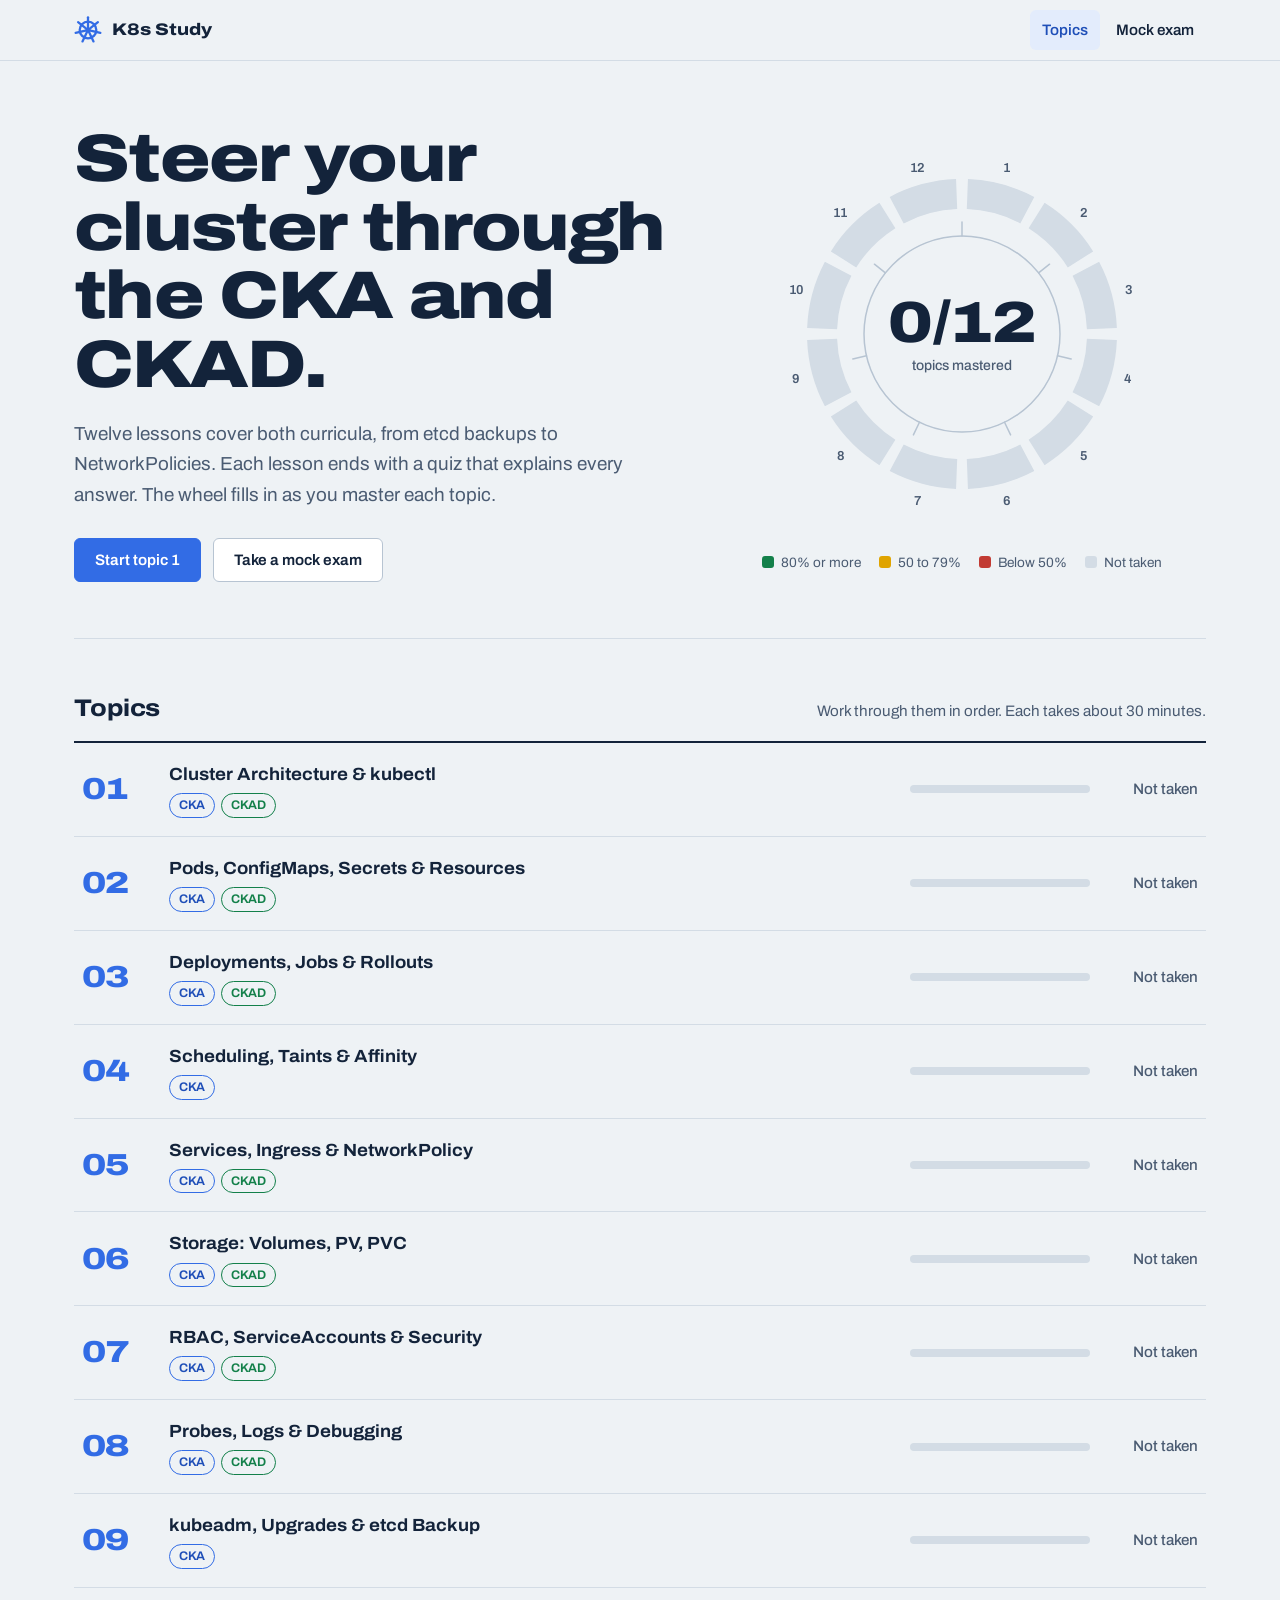
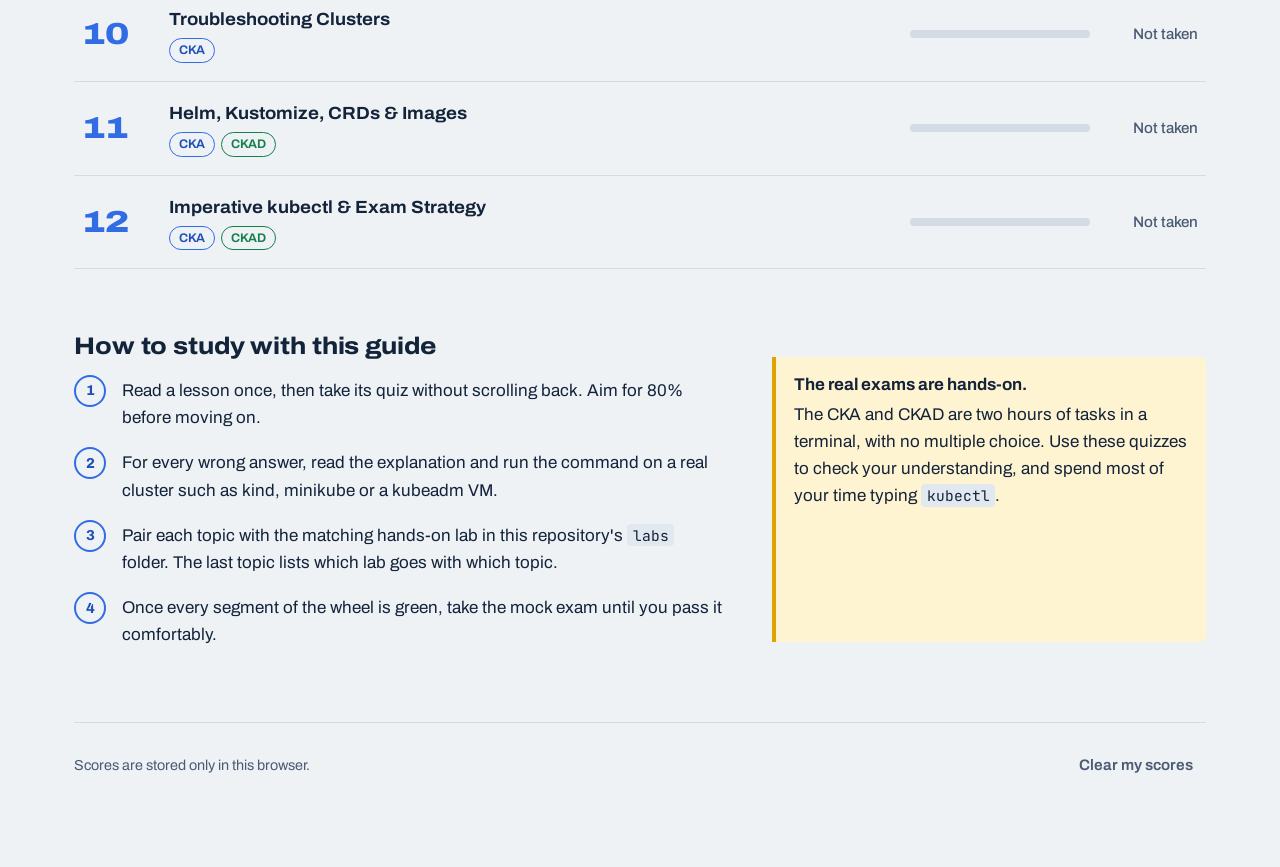
<file: study/index.html>
<!doctype html>
<html lang="en">
<head>
<meta charset="utf-8">
<meta name="viewport" content="width=device-width,initial-scale=1">
<title>K8s Study | CKA and CKAD preparation</title>
<link rel="preconnect" href="https://fonts.googleapis.com">
<link rel="preconnect" href="https://fonts.gstatic.com" crossorigin>
<link rel="stylesheet" href="https://fonts.googleapis.com/css2?family=Archivo:wdth,wght@62..125,100..900&family=JetBrains+Mono:wght@400;600&display=swap">
<link rel="stylesheet" href="assets/style.css">
</head>
<body data-page="home">
<header class="top"></header>
<main class="home">
  <section class="hero">
    <div>
      <h1>Steer your cluster through the CKA and CKAD.</h1>
      <p class="lead">Twelve lessons cover both curricula, from etcd backups to NetworkPolicies. Each lesson ends with a quiz that explains every answer. The wheel fills in as you master each topic.</p>
      <div class="actions">
        <a class="btn primary" id="continue" href="01-architecture.html">Start topic 1</a>
        <a class="btn" href="mock-exam.html">Take a mock exam</a>
      </div>
    </div>
    <figure class="helm">
      <svg id="dial" viewBox="0 0 400 400" role="img" aria-labelledby="dial-title"><title id="dial-title">Mastery of the twelve topics</title></svg>
      <figcaption>
        <ul class="legend">
          <li><i style="background:var(--go)"></i>80% or more</li>
          <li><i style="background:var(--signal)"></i>50 to 79%</li>
          <li><i style="background:var(--stop)"></i>Below 50%</li>
          <li><i style="background:var(--seg-empty)"></i>Not taken</li>
        </ul>
      </figcaption>
    </figure>
  </section>

  <div class="section-head">
    <h2>Topics</h2>
    <p id="summary">Work through them in order. Each takes about 30 minutes.</p>
  </div>
  <ol class="topic-list" id="list"></ol>

  <section class="guide">
    <div>
      <h2>How to study with this guide</h2>
      <ol class="steps">
        <li>Read a lesson once, then take its quiz without scrolling back. Aim for 80% before moving on.</li>
        <li>For every wrong answer, read the explanation and run the command on a real cluster such as kind, minikube or a kubeadm VM.</li>
        <li>Pair each topic with the matching hands-on lab in this repository's <code>labs</code> folder. The last topic lists which lab goes with which topic.</li>
        <li>Once every segment of the wheel is green, take the mock exam until you pass it comfortably.</li>
      </ol>
    </div>
    <div class="callout warn">
      <strong>The real exams are hands-on.</strong>
      The CKA and CKAD are two hours of tasks in a terminal, with no multiple choice. Use these quizzes to check your understanding, and spend most of your time typing <code>kubectl</code>.
    </div>
  </section>

  <div class="home-foot">
    <span>Scores are stored only in this browser.</span>
    <button class="btn quiet" id="reset" type="button">Clear my scores</button>
  </div>
</main>
<script src="assets/app.js"></script>
<script>
(function () {
  var S = window.Study, p = S.loadProgress(), T = S.TOPICS;
  var svg = document.getElementById('dial'), NS = 'http://www.w3.org/2000/svg';
  var cx = 200, cy = 200, r = 140, gap = 2.2, mastered = 0, firstOpen = null;

  function pt(angle, rad) { var a = (angle - 90) * Math.PI / 180; return [cx + rad * Math.cos(a), cy + rad * Math.sin(a)]; }
  function el(name, attrs, parent) { var e = document.createElementNS(NS, name); for (var k in attrs) e.setAttribute(k, attrs[k]); (parent || svg).appendChild(e); return e; }

  /* inner helm: hub ring and seven spokes */
  el('circle', { cx: cx, cy: cy, r: 98, 'class': 'hub' });
  for (var s = 0; s < 7; s++) {
    var a1 = pt(s * 360 / 7, 98), a2 = pt(s * 360 / 7, 112);
    el('line', { x1: a1[0], y1: a1[1], x2: a2[0], y2: a2[1], 'class': 'spoke' });
  }

  var list = document.getElementById('list');
  T.forEach(function (t, i) {
    var rec = p[t.id], best = rec ? rec.best : null, b = S.band(best);
    if (best !== null && best >= 80) mastered++;
    if (firstOpen === null && (best === null || best < 80)) firstOpen = i;

    /* dial segment */
    var start = i * 30 + gap, end = (i + 1) * 30 - gap, p1 = pt(start, r), p2 = pt(end, r);
    var link = el('a', { href: t.file, 'aria-label': 'Topic ' + (i + 1) + ': ' + t.title + (best === null ? ', not taken' : ', best ' + best + '%') });
    el('title', {}, link).textContent = (i + 1) + '. ' + t.title + (best === null ? '' : ' (' + best + '%)');
    el('path', { d: 'M' + p1[0] + ' ' + p1[1] + ' A' + r + ' ' + r + ' 0 0 1 ' + p2[0] + ' ' + p2[1], 'class': 'seg ' + (b === 'none' ? 'empty' : b) }, link);
    var np = pt(i * 30 + 15, r + 32);
    el('text', { x: np[0], y: np[1] + 4.5, 'text-anchor': 'middle', 'class': 'num' }).textContent = i + 1;

    /* list row */
    var li = document.createElement('li');
    li.innerHTML = '<a href="' + t.file + '"><span class="n">' + S.pad2(i + 1) + '</span>' +
      '<span class="t"><strong>' + S.esc(t.title) + '</strong><span class="chips">' + S.chips(t.exams) + '</span></span>' +
      '<span class="bar-m" aria-hidden="true"><span class="' + b + '" style="width:' + (best || 0) + '%"></span></span>' +
      '<span class="s"><span class="score-text ' + b + '">' + (best === null ? 'Not taken' : best + '%') + '</span></span></a>';
    list.appendChild(li);
  });

  el('text', { x: cx, y: cy + 8, 'text-anchor': 'middle', 'class': 'c-big' }).textContent = mastered + '/' + T.length;
  el('text', { x: cx, y: cy + 36, 'text-anchor': 'middle', 'class': 'c-small' }).textContent = 'topics mastered';

  var cont = document.getElementById('continue');
  if (firstOpen === null) { cont.href = 'mock-exam.html'; cont.textContent = 'Take the mock exam'; }
  else if (Object.keys(p).length) { cont.href = T[firstOpen].file; cont.textContent = 'Continue with topic ' + (firstOpen + 1); }

  if (p.mock) document.getElementById('summary').textContent = 'Mock exam best score: ' + p.mock.best + '% over ' + p.mock.attempts + ' attempt' + (p.mock.attempts > 1 ? 's' : '') + '.';

  document.getElementById('reset').addEventListener('click', function () {
    if (confirm('Clear every saved quiz score in this browser?')) { S.resetProgress(); location.reload(); }
  });
})();
</script>
</body>
</html>
</file>
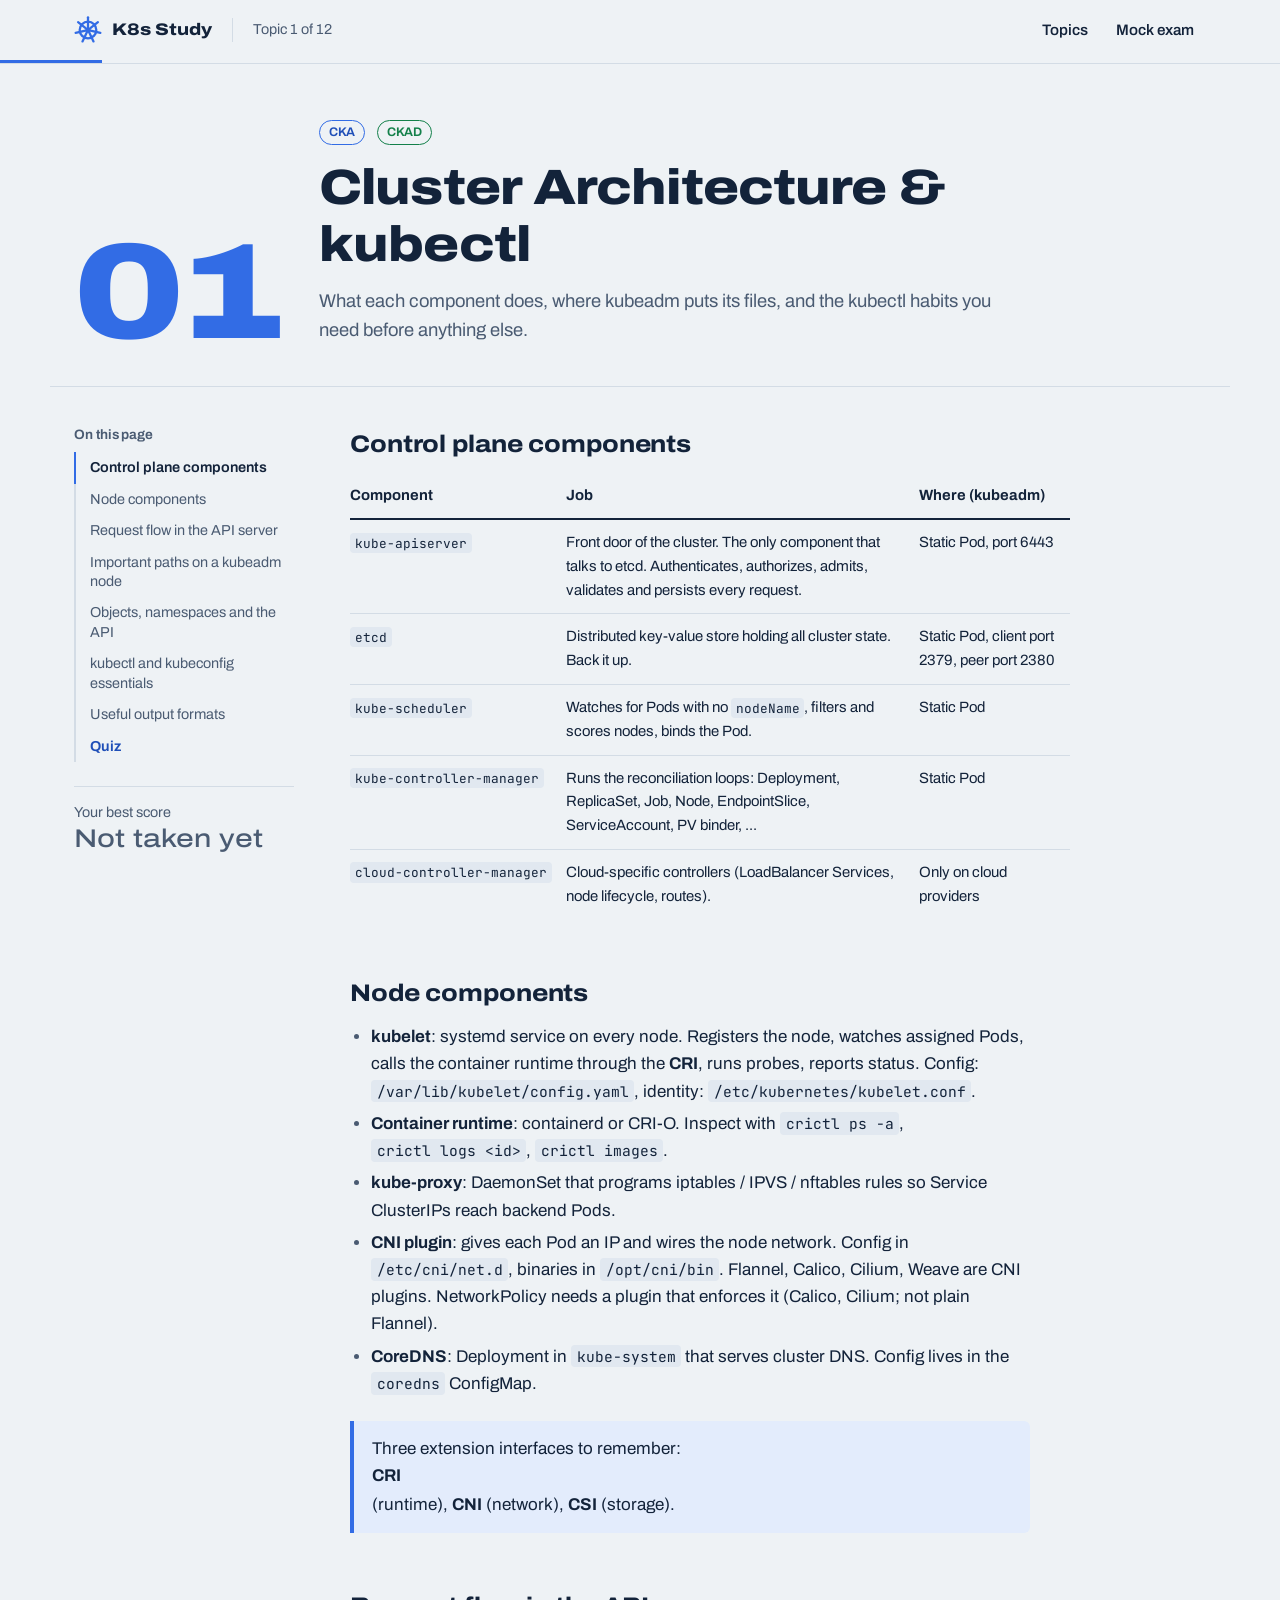
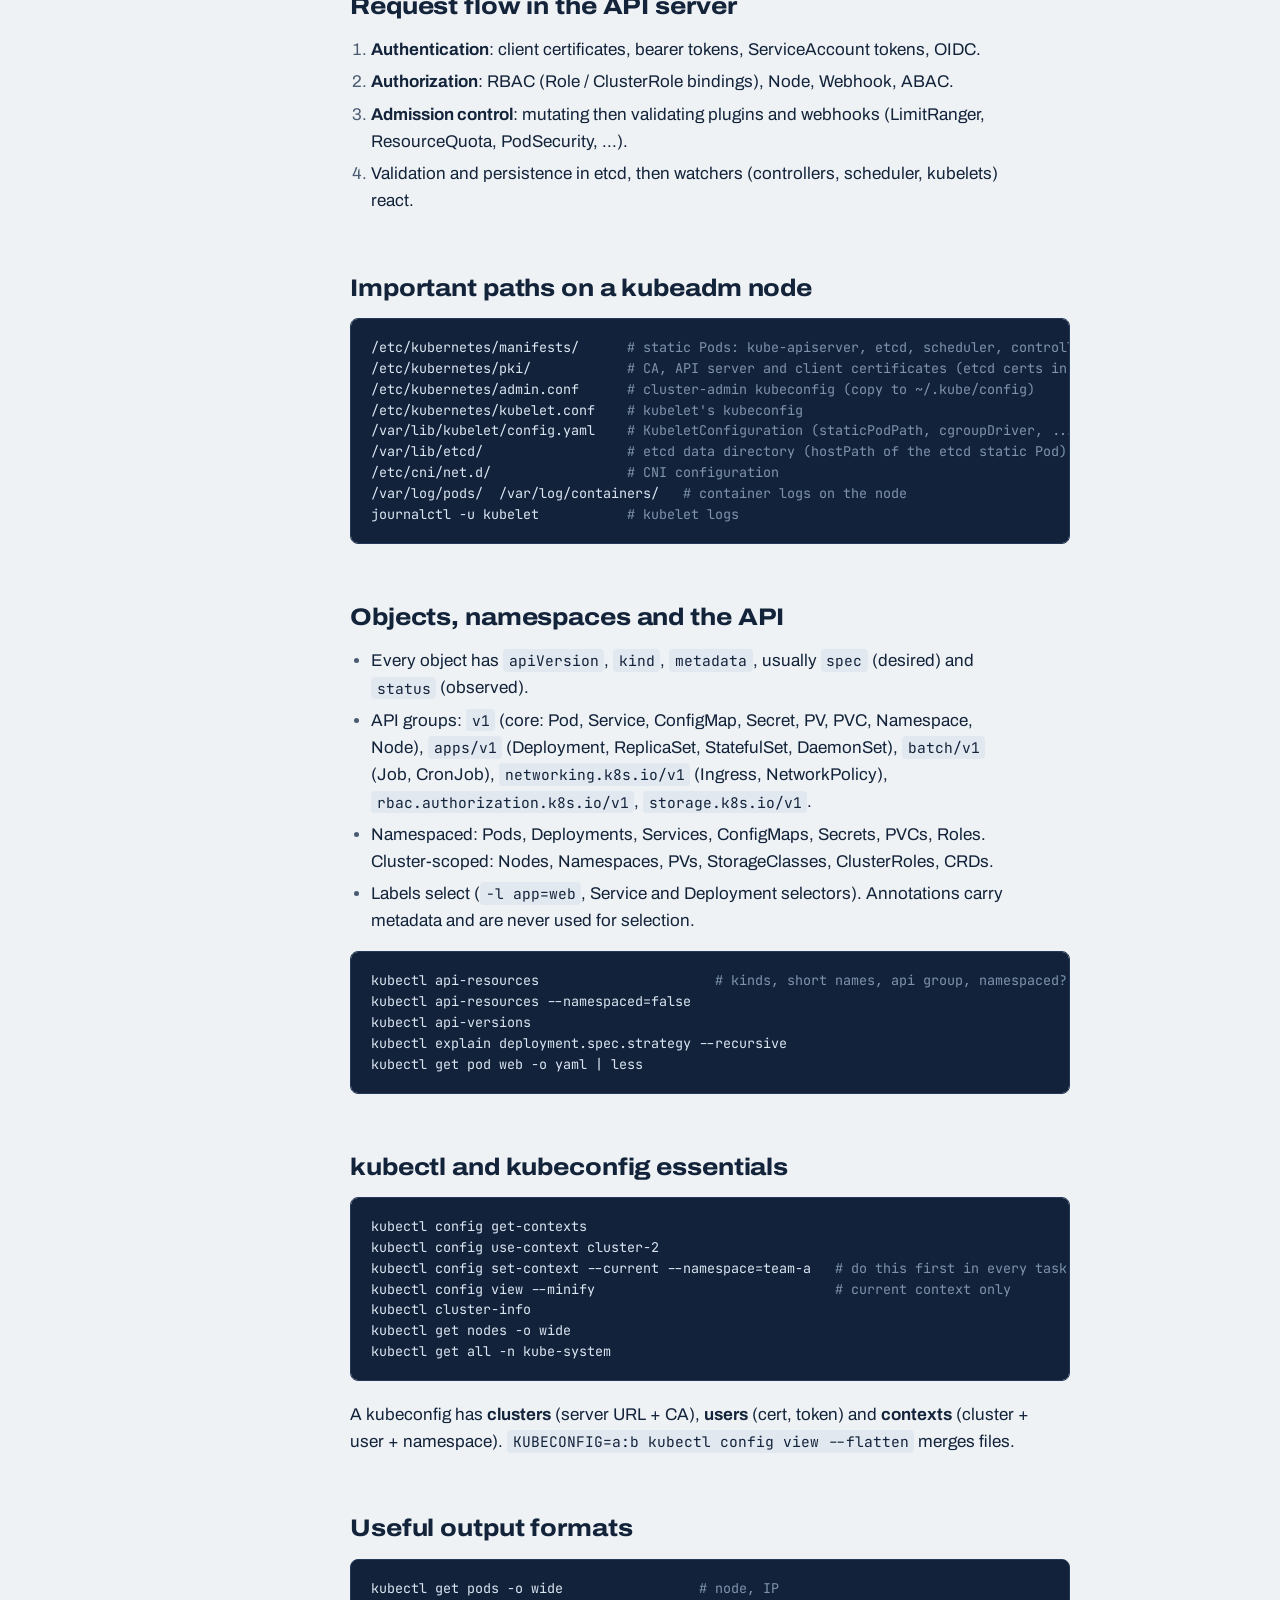
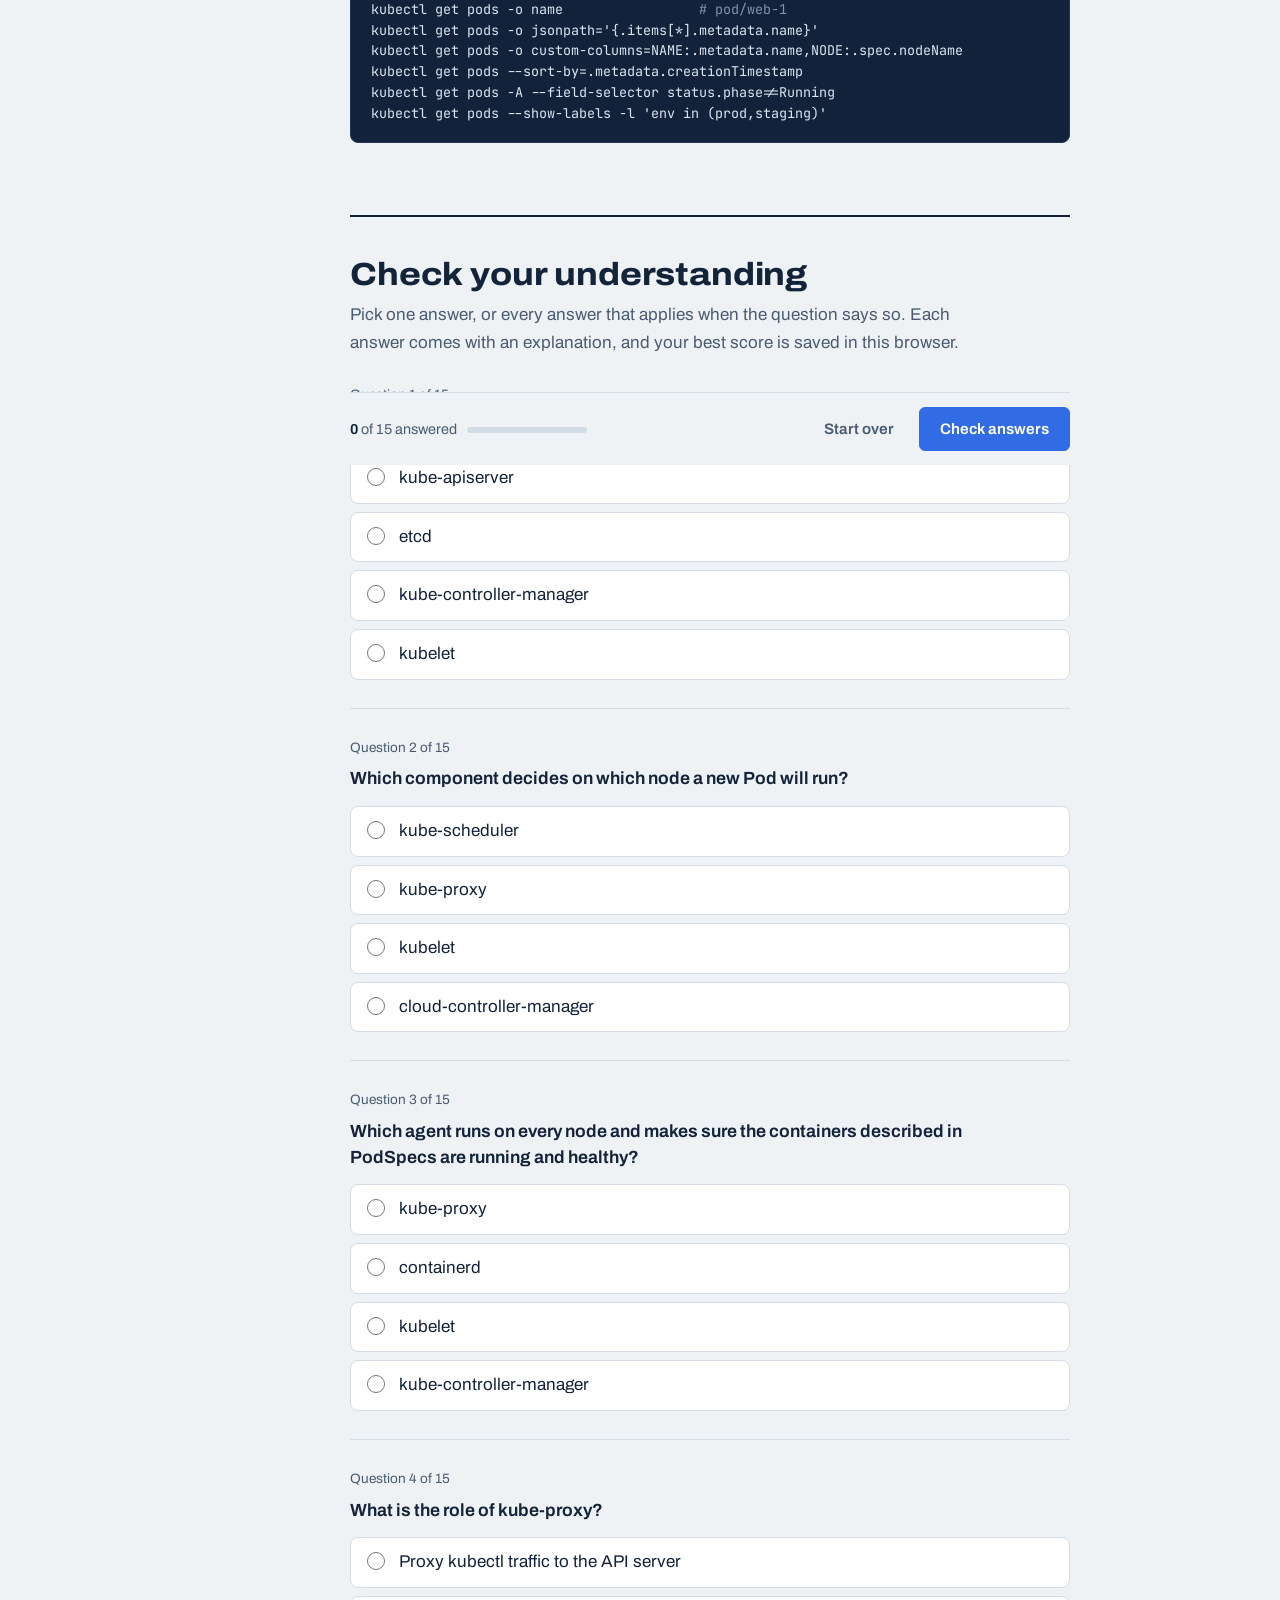
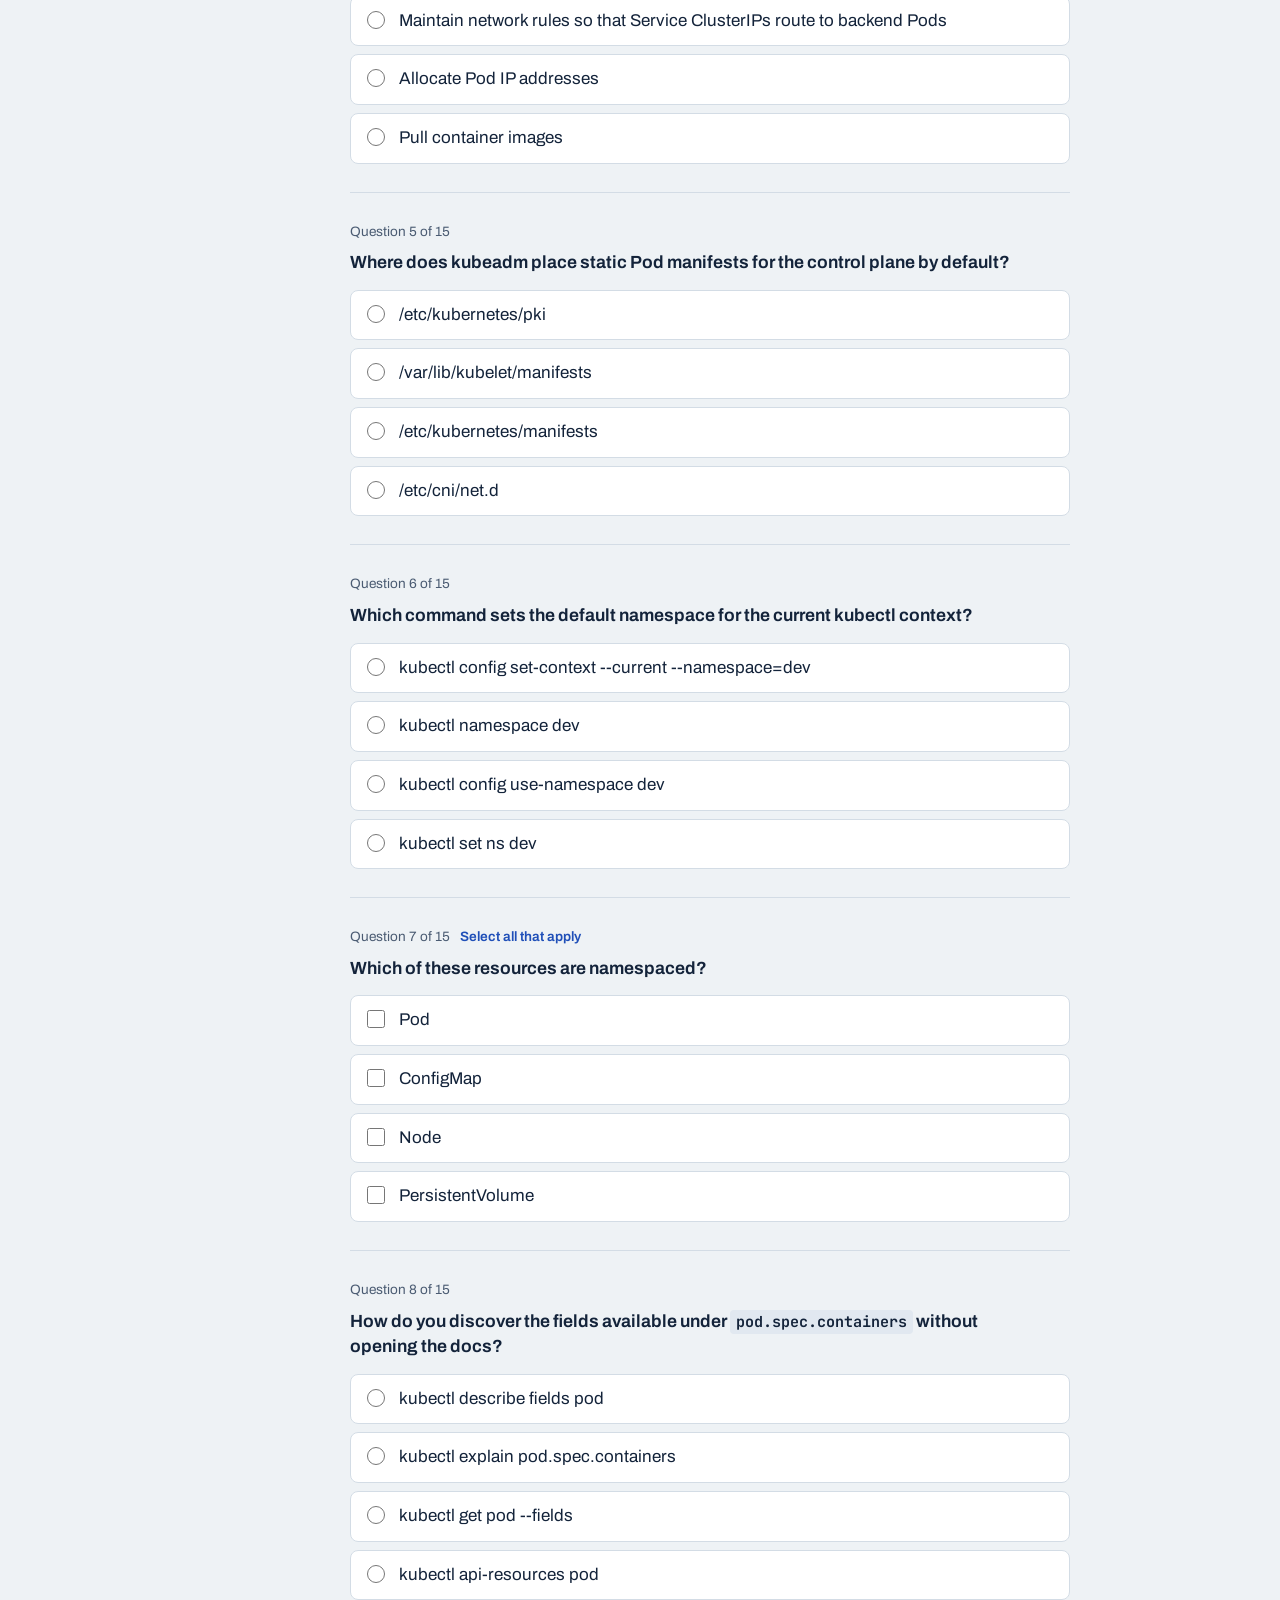
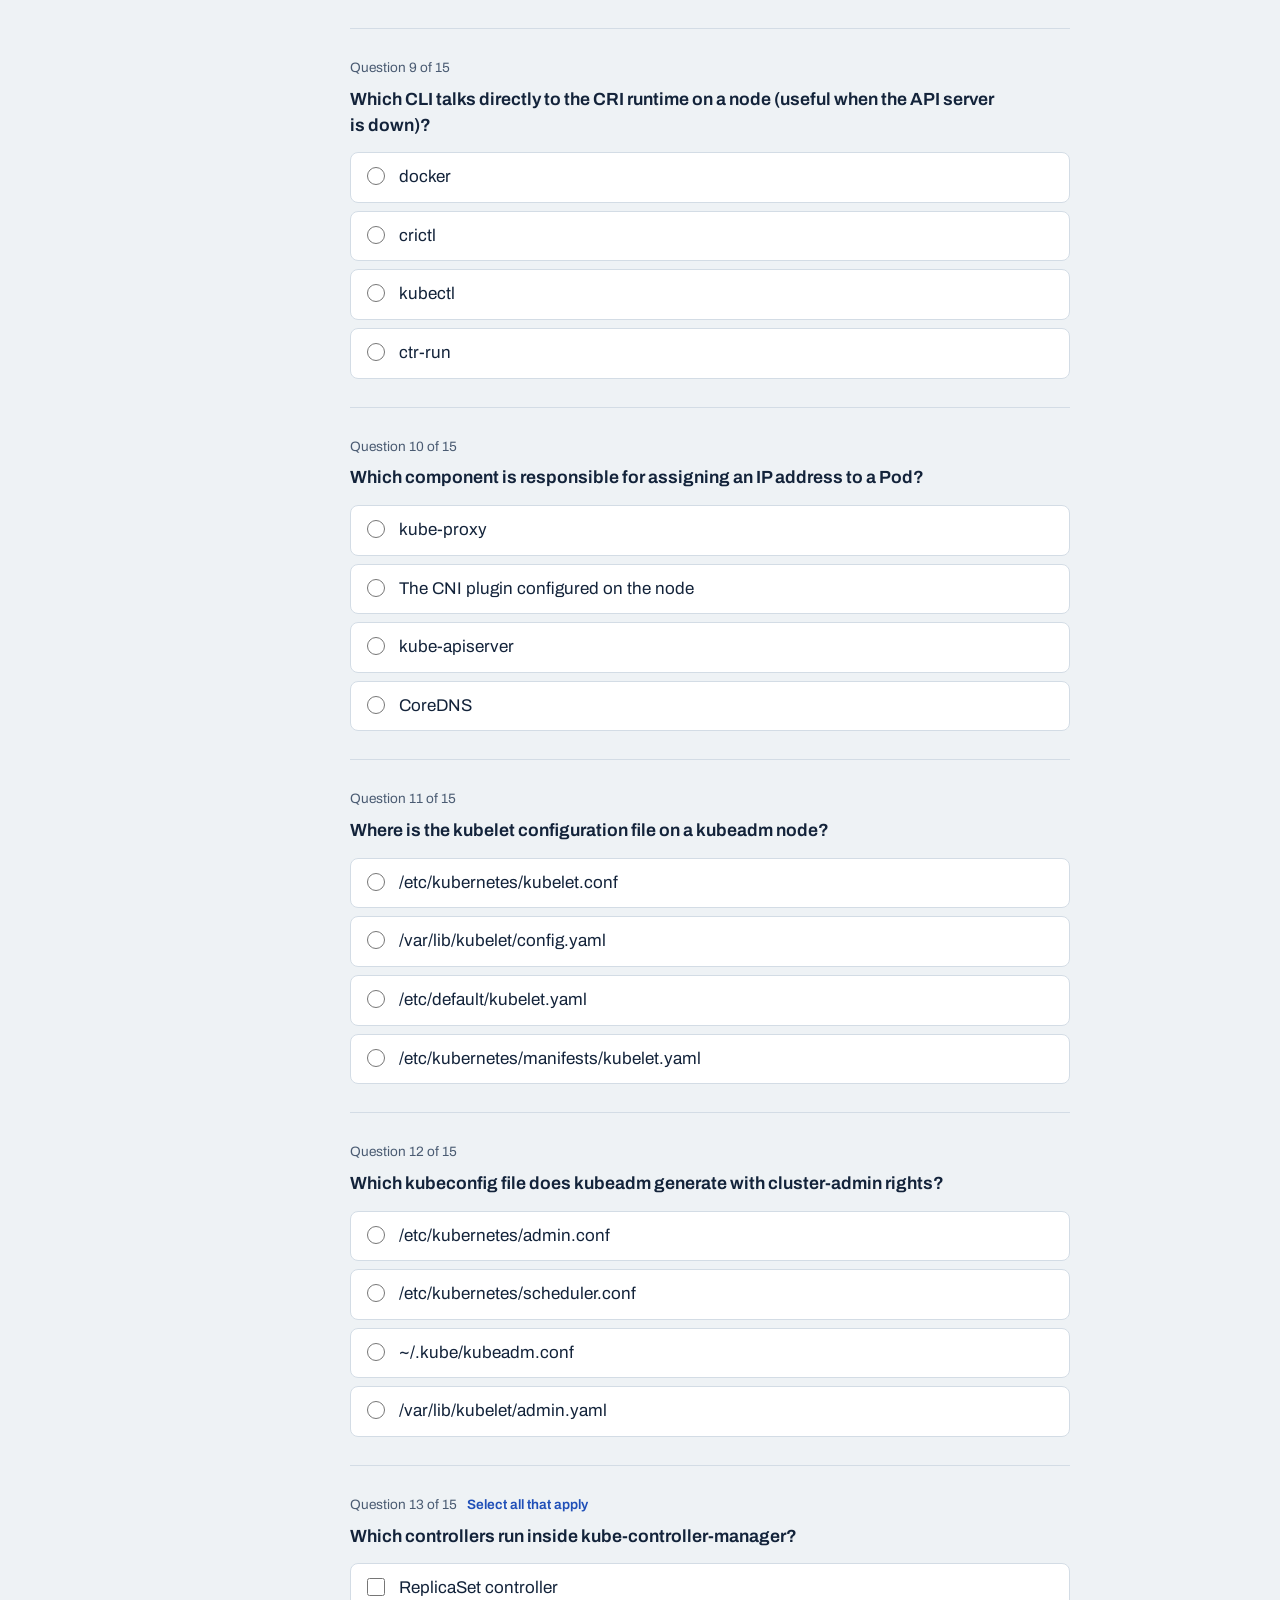
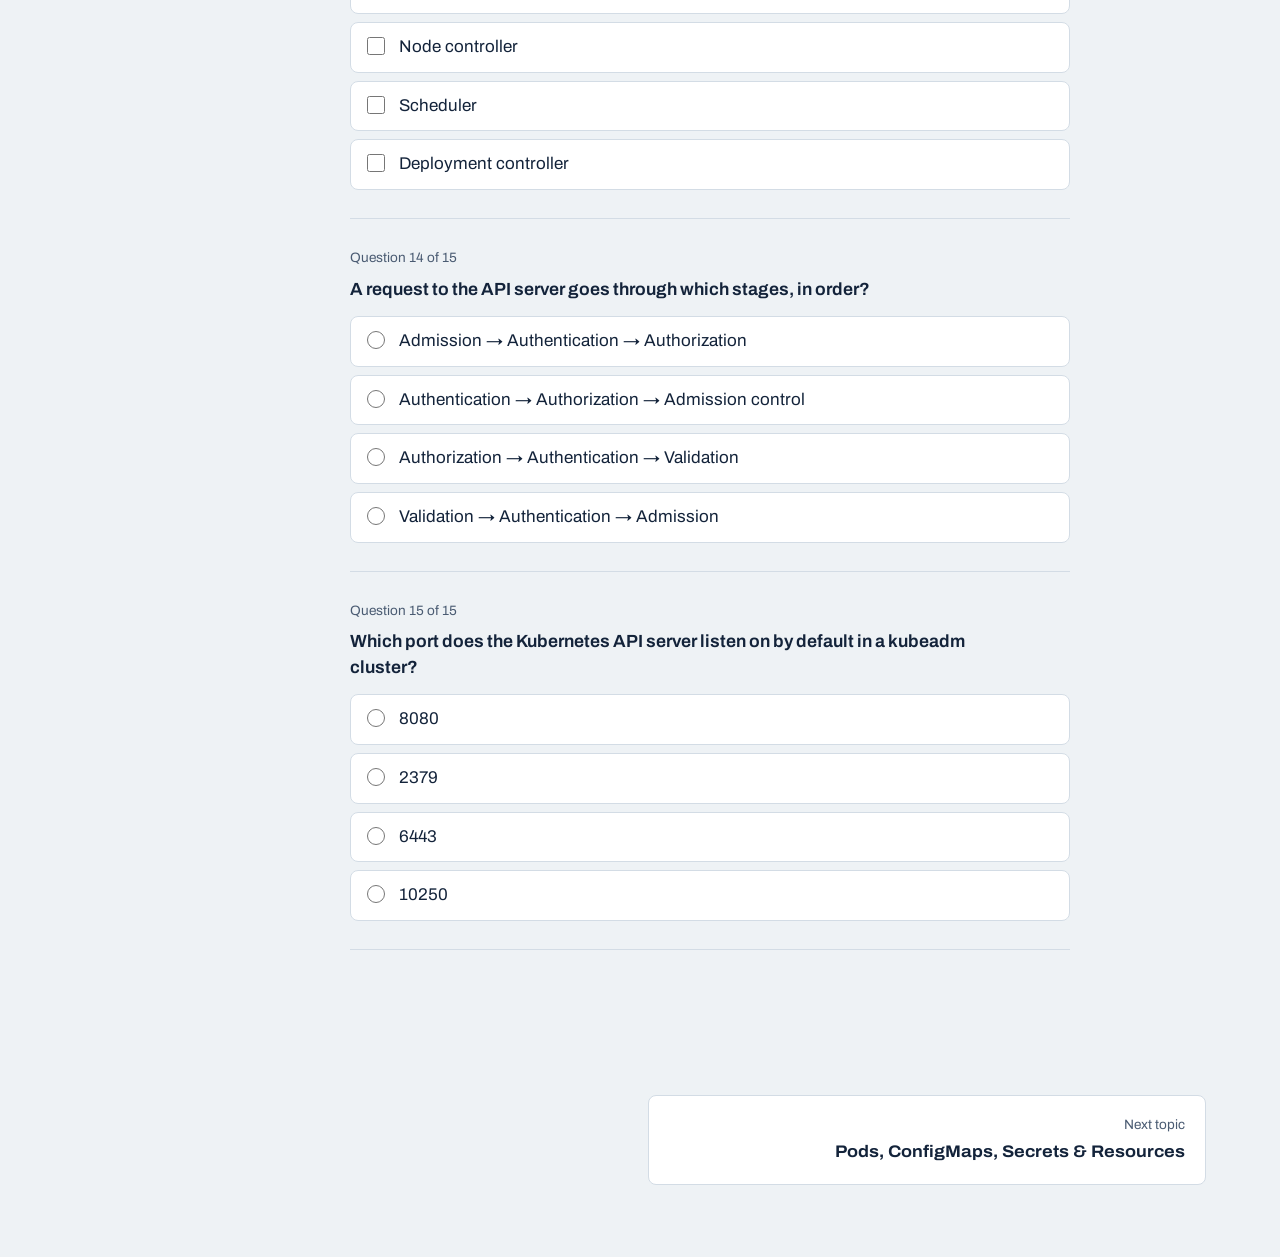
<file: study/01-architecture.html>
<!doctype html>
<html lang="en">
<head>
<meta charset="utf-8">
<meta name="viewport" content="width=device-width,initial-scale=1">
<title>Cluster Architecture &amp; kubectl | K8s Study</title>
<link rel="preconnect" href="https://fonts.googleapis.com">
<link rel="preconnect" href="https://fonts.gstatic.com" crossorigin>
<link rel="stylesheet" href="https://fonts.googleapis.com/css2?family=Archivo:wdth,wght@62..125,100..900&family=JetBrains+Mono:wght@400;600&display=swap">
<link rel="stylesheet" href="assets/style.css">
</head>
<body data-topic="architecture">
<header class="top"></header>
<main>
<article class="lesson">
  <span class="badge">CKA · CKAD</span>
  <h1>Cluster Architecture &amp; kubectl</h1>
  <p class="lead">What each component does, where kubeadm puts its files, and the kubectl habits you need before anything else.</p>

  <h2>Control plane components</h2>
  <table>
    <tr><th>Component</th><th>Job</th><th>Where (kubeadm)</th></tr>
    <tr><td><code>kube-apiserver</code></td><td>Front door of the cluster. The only component that talks to etcd. Authenticates, authorizes, admits, validates and persists every request.</td><td>Static Pod, port 6443</td></tr>
    <tr><td><code>etcd</code></td><td>Distributed key-value store holding all cluster state. Back it up.</td><td>Static Pod, client port 2379, peer port 2380</td></tr>
    <tr><td><code>kube-scheduler</code></td><td>Watches for Pods with no <code>nodeName</code>, filters and scores nodes, binds the Pod.</td><td>Static Pod</td></tr>
    <tr><td><code>kube-controller-manager</code></td><td>Runs the reconciliation loops: Deployment, ReplicaSet, Job, Node, EndpointSlice, ServiceAccount, PV binder, ...</td><td>Static Pod</td></tr>
    <tr><td><code>cloud-controller-manager</code></td><td>Cloud-specific controllers (LoadBalancer Services, node lifecycle, routes).</td><td>Only on cloud providers</td></tr>
  </table>

  <h2>Node components</h2>
  <ul>
    <li><strong>kubelet</strong>: systemd service on every node. Registers the node, watches assigned Pods, calls the container runtime through the <strong>CRI</strong>, runs probes, reports status. Config: <code>/var/lib/kubelet/config.yaml</code>, identity: <code>/etc/kubernetes/kubelet.conf</code>.</li>
    <li><strong>Container runtime</strong>: containerd or CRI-O. Inspect with <code>crictl ps -a</code>, <code>crictl logs &lt;id&gt;</code>, <code>crictl images</code>.</li>
    <li><strong>kube-proxy</strong>: DaemonSet that programs iptables / IPVS / nftables rules so Service ClusterIPs reach backend Pods.</li>
    <li><strong>CNI plugin</strong>: gives each Pod an IP and wires the node network. Config in <code>/etc/cni/net.d</code>, binaries in <code>/opt/cni/bin</code>. Flannel, Calico, Cilium, Weave are CNI plugins. NetworkPolicy needs a plugin that enforces it (Calico, Cilium; not plain Flannel).</li>
    <li><strong>CoreDNS</strong>: Deployment in <code>kube-system</code> that serves cluster DNS. Config lives in the <code>coredns</code> ConfigMap.</li>
  </ul>
  <div class="callout">Three extension interfaces to remember: <strong>CRI</strong> (runtime), <strong>CNI</strong> (network), <strong>CSI</strong> (storage).</div>

  <h2>Request flow in the API server</h2>
  <ol>
    <li><strong>Authentication</strong>: client certificates, bearer tokens, ServiceAccount tokens, OIDC.</li>
    <li><strong>Authorization</strong>: RBAC (Role / ClusterRole bindings), Node, Webhook, ABAC.</li>
    <li><strong>Admission control</strong>: mutating then validating plugins and webhooks (LimitRanger, ResourceQuota, PodSecurity, ...).</li>
    <li>Validation and persistence in etcd, then watchers (controllers, scheduler, kubelets) react.</li>
  </ol>

  <h2>Important paths on a kubeadm node</h2>
<pre><code>/etc/kubernetes/manifests/      # static Pods: kube-apiserver, etcd, scheduler, controller-manager
/etc/kubernetes/pki/            # CA, API server and client certificates (etcd certs in pki/etcd/)
/etc/kubernetes/admin.conf      # cluster-admin kubeconfig (copy to ~/.kube/config)
/etc/kubernetes/kubelet.conf    # kubelet's kubeconfig
/var/lib/kubelet/config.yaml    # KubeletConfiguration (staticPodPath, cgroupDriver, ...)
/var/lib/etcd/                  # etcd data directory (hostPath of the etcd static Pod)
/etc/cni/net.d/                 # CNI configuration
/var/log/pods/  /var/log/containers/   # container logs on the node
journalctl -u kubelet           # kubelet logs</code></pre>

  <h2>Objects, namespaces and the API</h2>
  <ul>
    <li>Every object has <code>apiVersion</code>, <code>kind</code>, <code>metadata</code>, usually <code>spec</code> (desired) and <code>status</code> (observed).</li>
    <li>API groups: <code>v1</code> (core: Pod, Service, ConfigMap, Secret, PV, PVC, Namespace, Node), <code>apps/v1</code> (Deployment, ReplicaSet, StatefulSet, DaemonSet), <code>batch/v1</code> (Job, CronJob), <code>networking.k8s.io/v1</code> (Ingress, NetworkPolicy), <code>rbac.authorization.k8s.io/v1</code>, <code>storage.k8s.io/v1</code>.</li>
    <li>Namespaced: Pods, Deployments, Services, ConfigMaps, Secrets, PVCs, Roles. Cluster-scoped: Nodes, Namespaces, PVs, StorageClasses, ClusterRoles, CRDs.</li>
    <li>Labels select (<code>-l app=web</code>, Service and Deployment selectors). Annotations carry metadata and are never used for selection.</li>
  </ul>
<pre><code>kubectl api-resources                      # kinds, short names, api group, namespaced?
kubectl api-resources --namespaced=false
kubectl api-versions
kubectl explain deployment.spec.strategy --recursive
kubectl get pod web -o yaml | less</code></pre>

  <h2>kubectl and kubeconfig essentials</h2>
<pre><code>kubectl config get-contexts
kubectl config use-context cluster-2
kubectl config set-context --current --namespace=team-a   # do this first in every task
kubectl config view --minify                              # current context only
kubectl cluster-info
kubectl get nodes -o wide
kubectl get all -n kube-system</code></pre>
  <p>A kubeconfig has <strong>clusters</strong> (server URL + CA), <strong>users</strong> (cert, token) and <strong>contexts</strong> (cluster + user + namespace). <code>KUBECONFIG=a:b kubectl config view --flatten</code> merges files.</p>

  <h2>Useful output formats</h2>
<pre><code>kubectl get pods -o wide                 # node, IP
kubectl get pods -o name                 # pod/web-1
kubectl get pods -o jsonpath='{.items[*].metadata.name}'
kubectl get pods -o custom-columns=NAME:.metadata.name,NODE:.spec.nodeName
kubectl get pods --sort-by=.metadata.creationTimestamp
kubectl get pods -A --field-selector status.phase!=Running
kubectl get pods --show-labels -l 'env in (prod,staging)'</code></pre>
</article>

<section class="quiz-wrap" id="quiz-section">
  <h2>QCM — test yourself</h2>
  <p class="muted">Single-answer questions use radio buttons. Questions marked "select all that apply" need every correct box ticked.</p>
  <div id="quiz"></div>
</section>
</main>
<footer class="bottom"></footer>
<script src="questions/architecture.js"></script>
<script src="assets/app.js"></script>
</body>
</html>
</file>
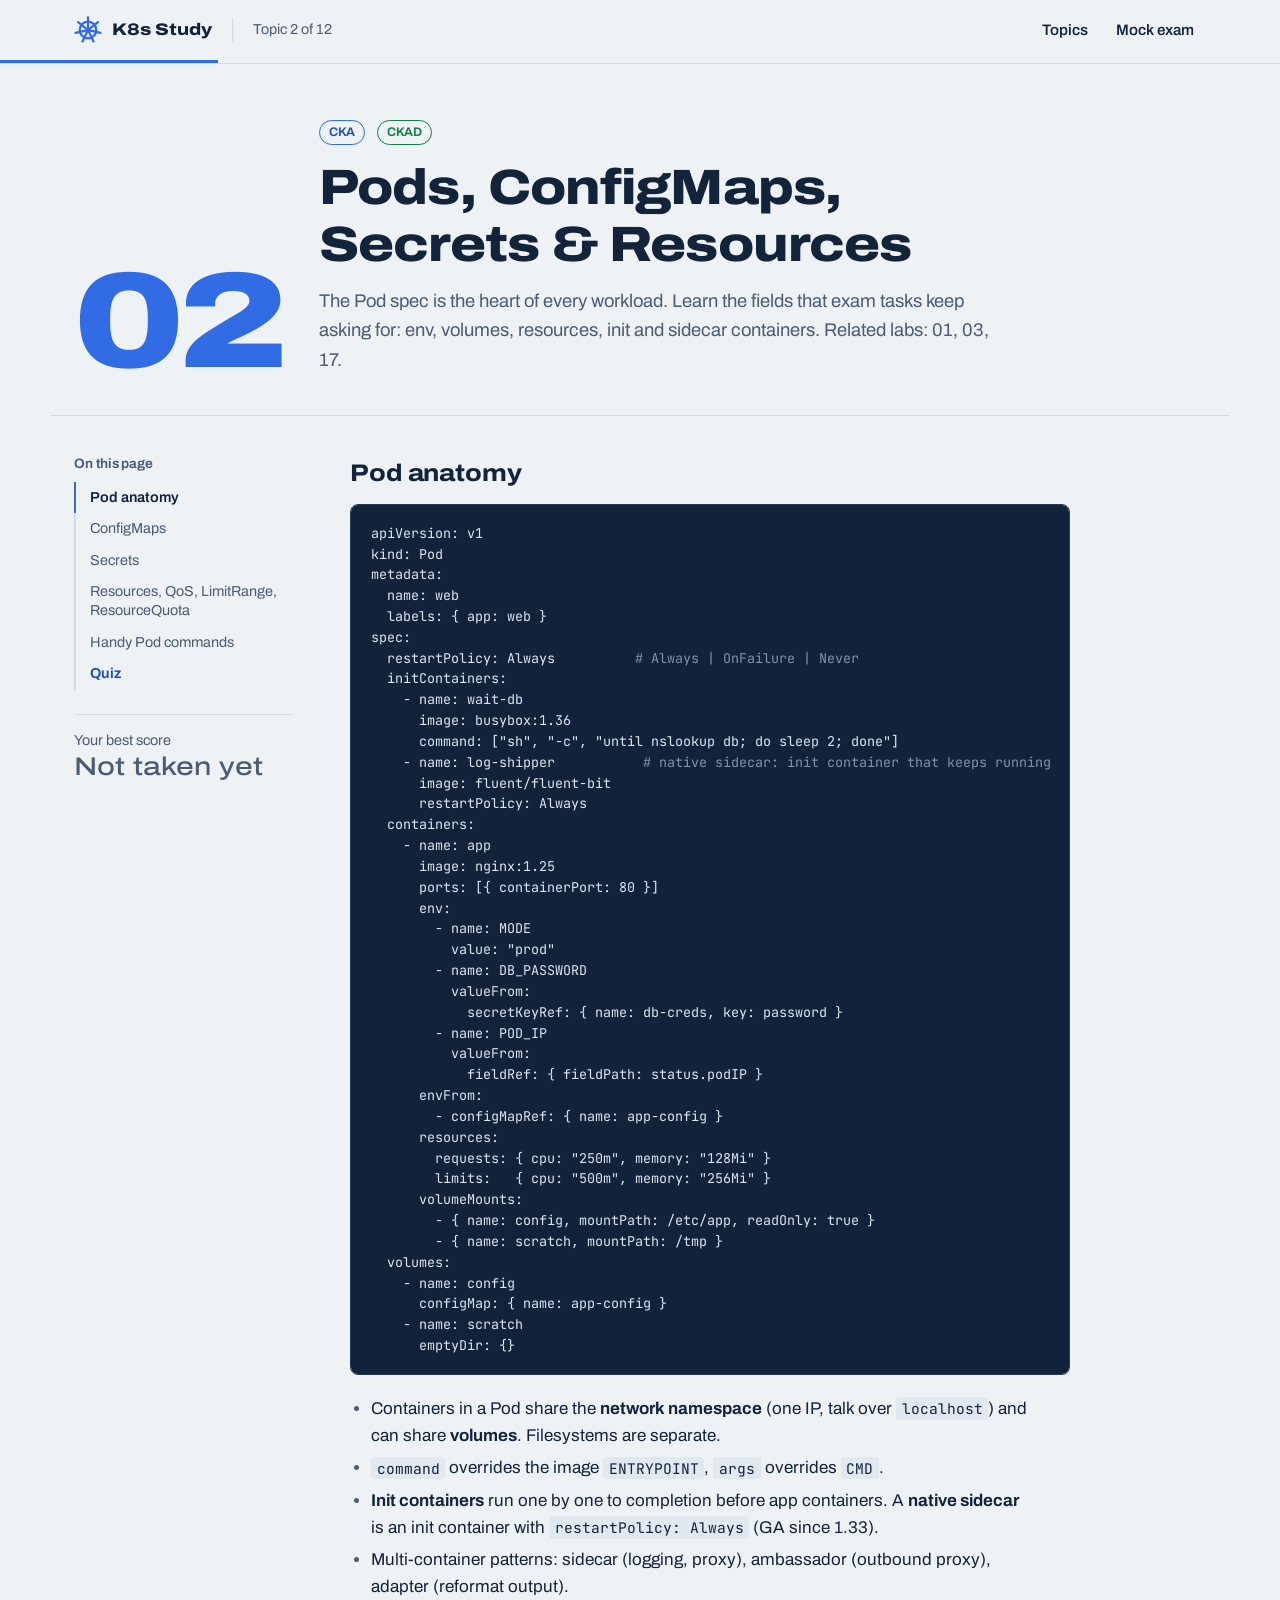
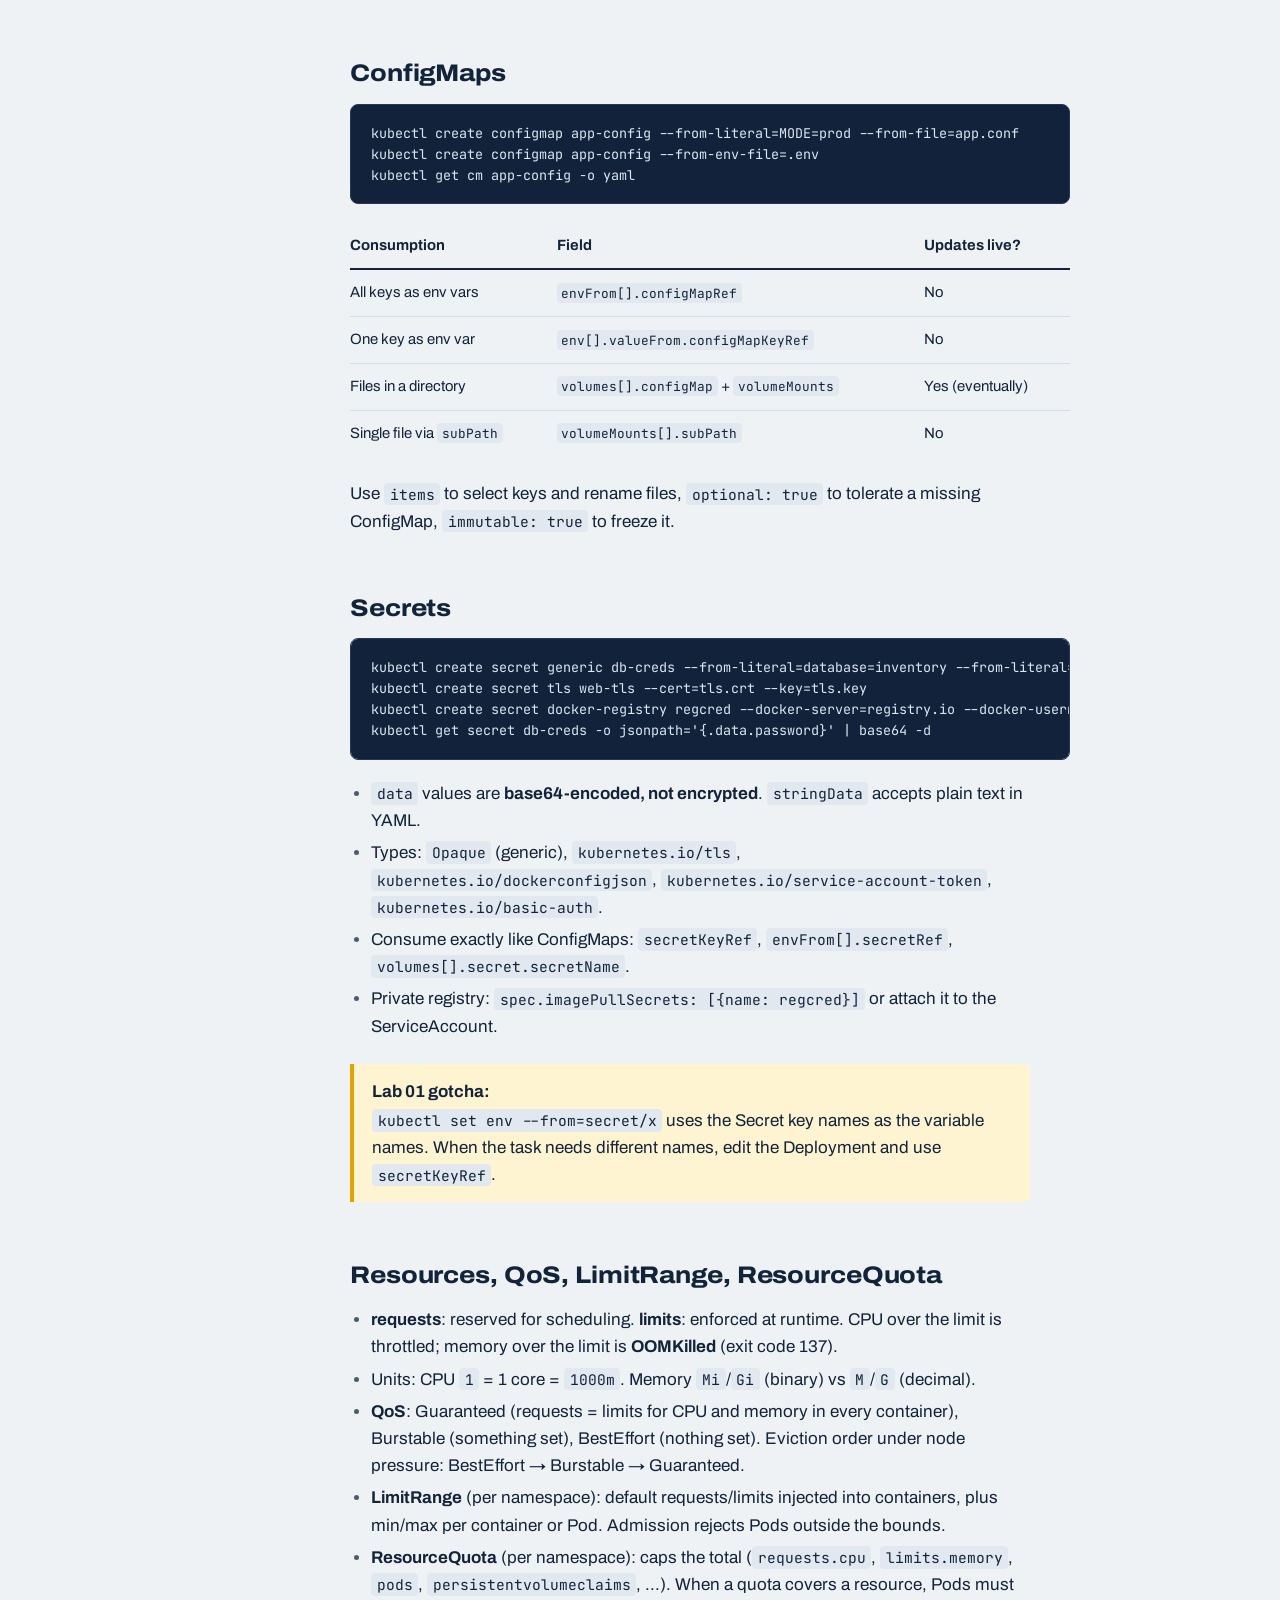
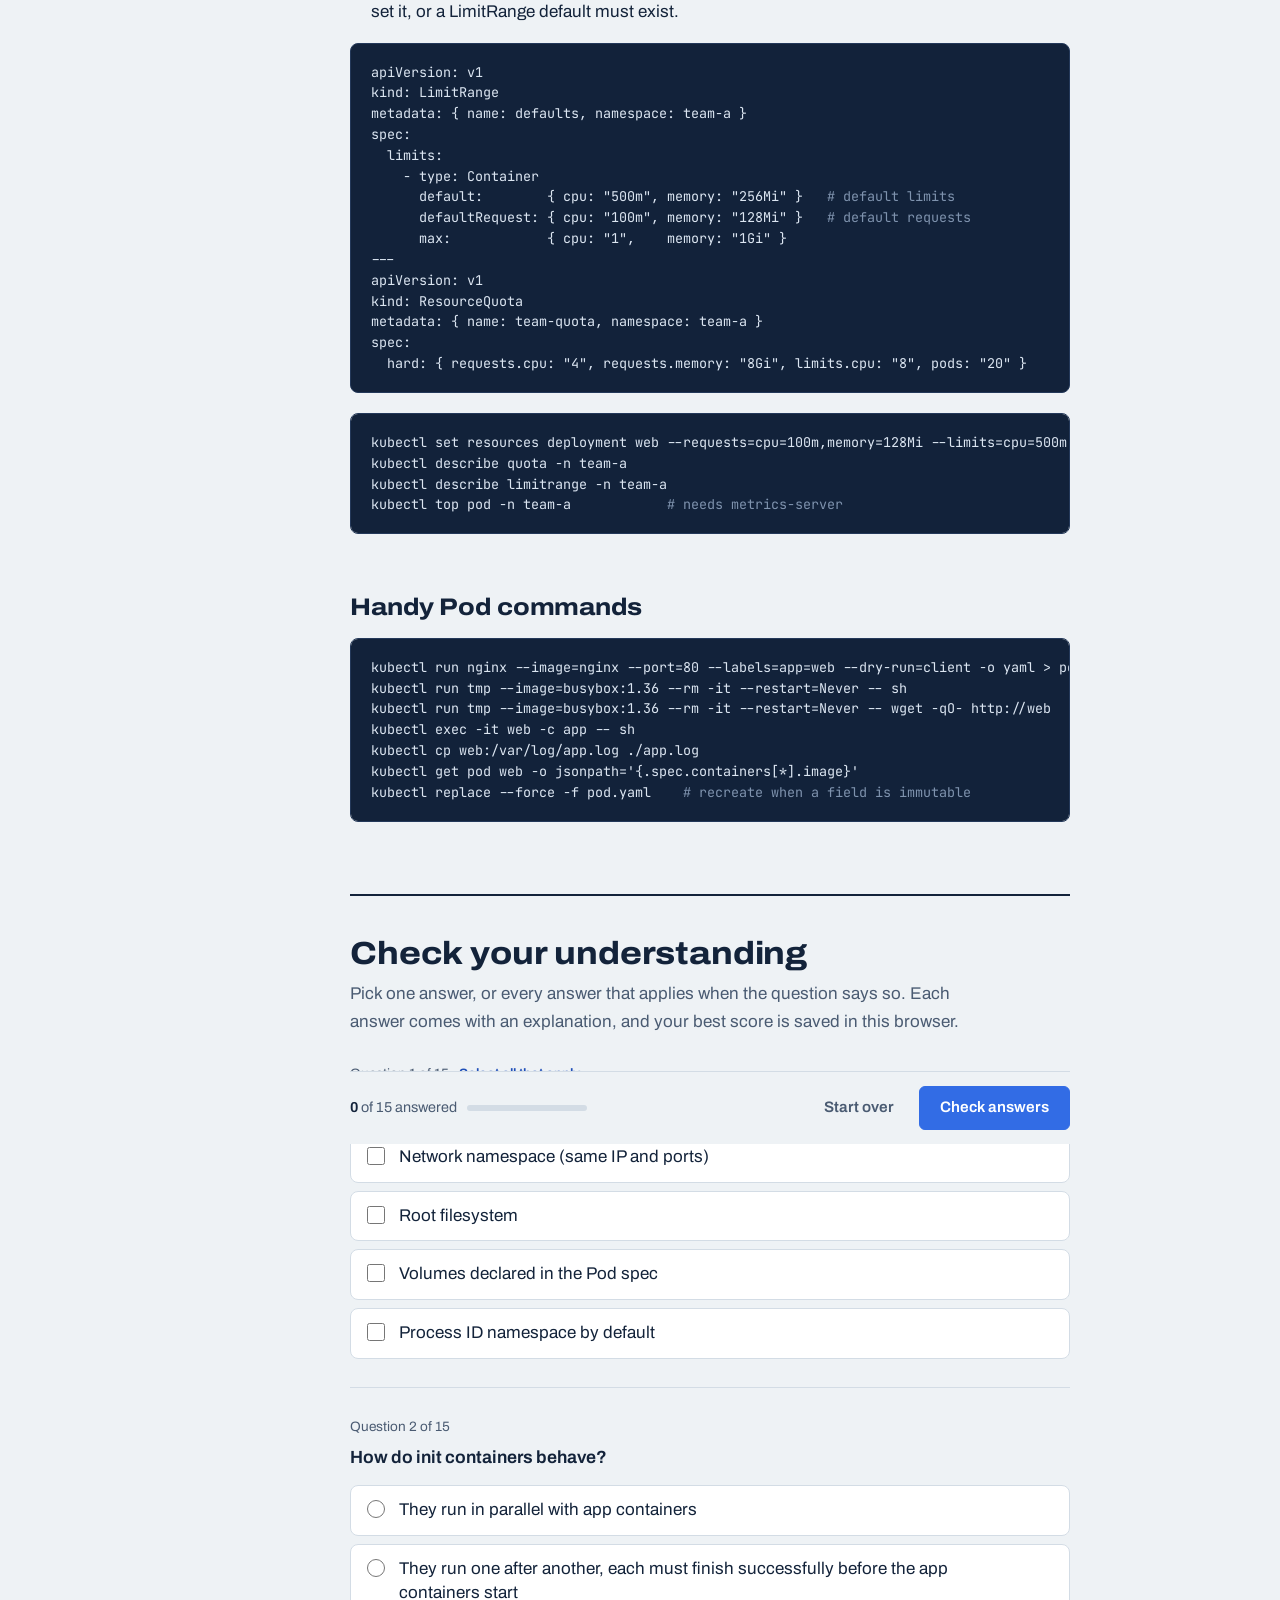
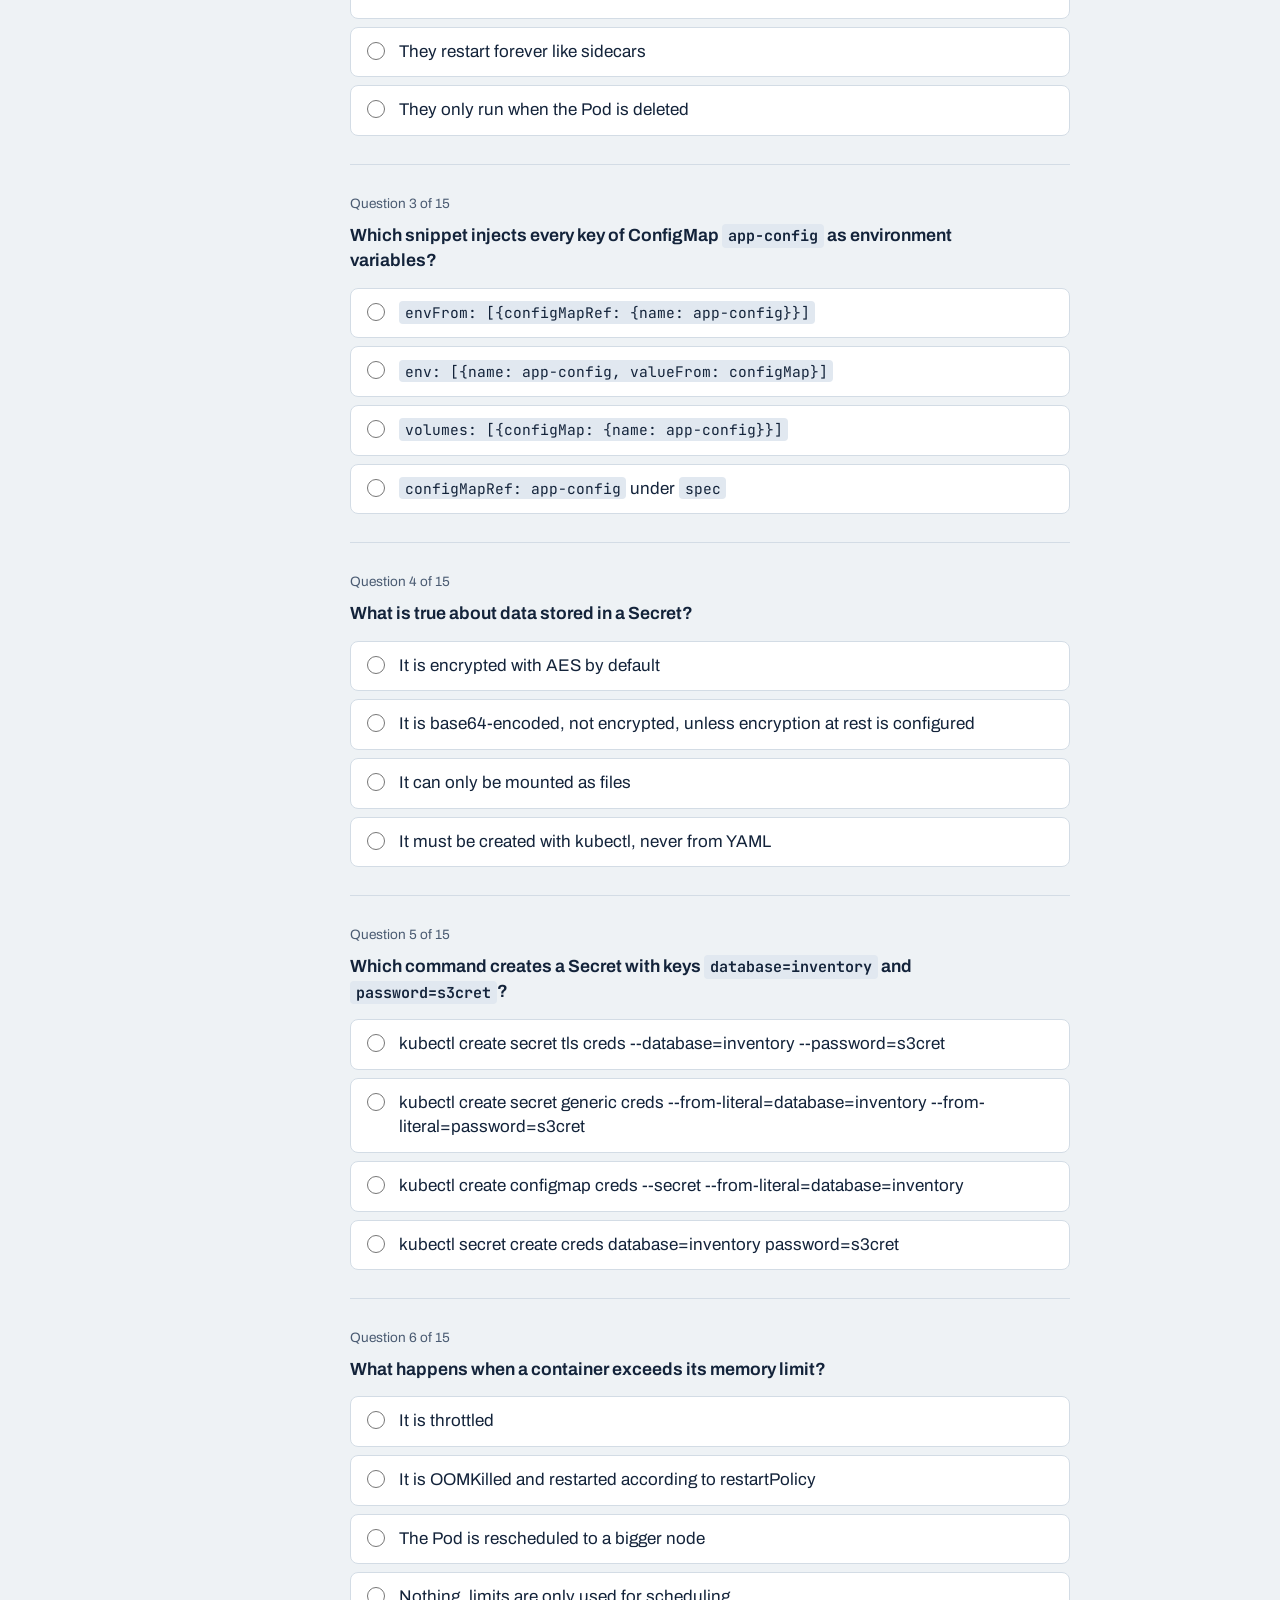
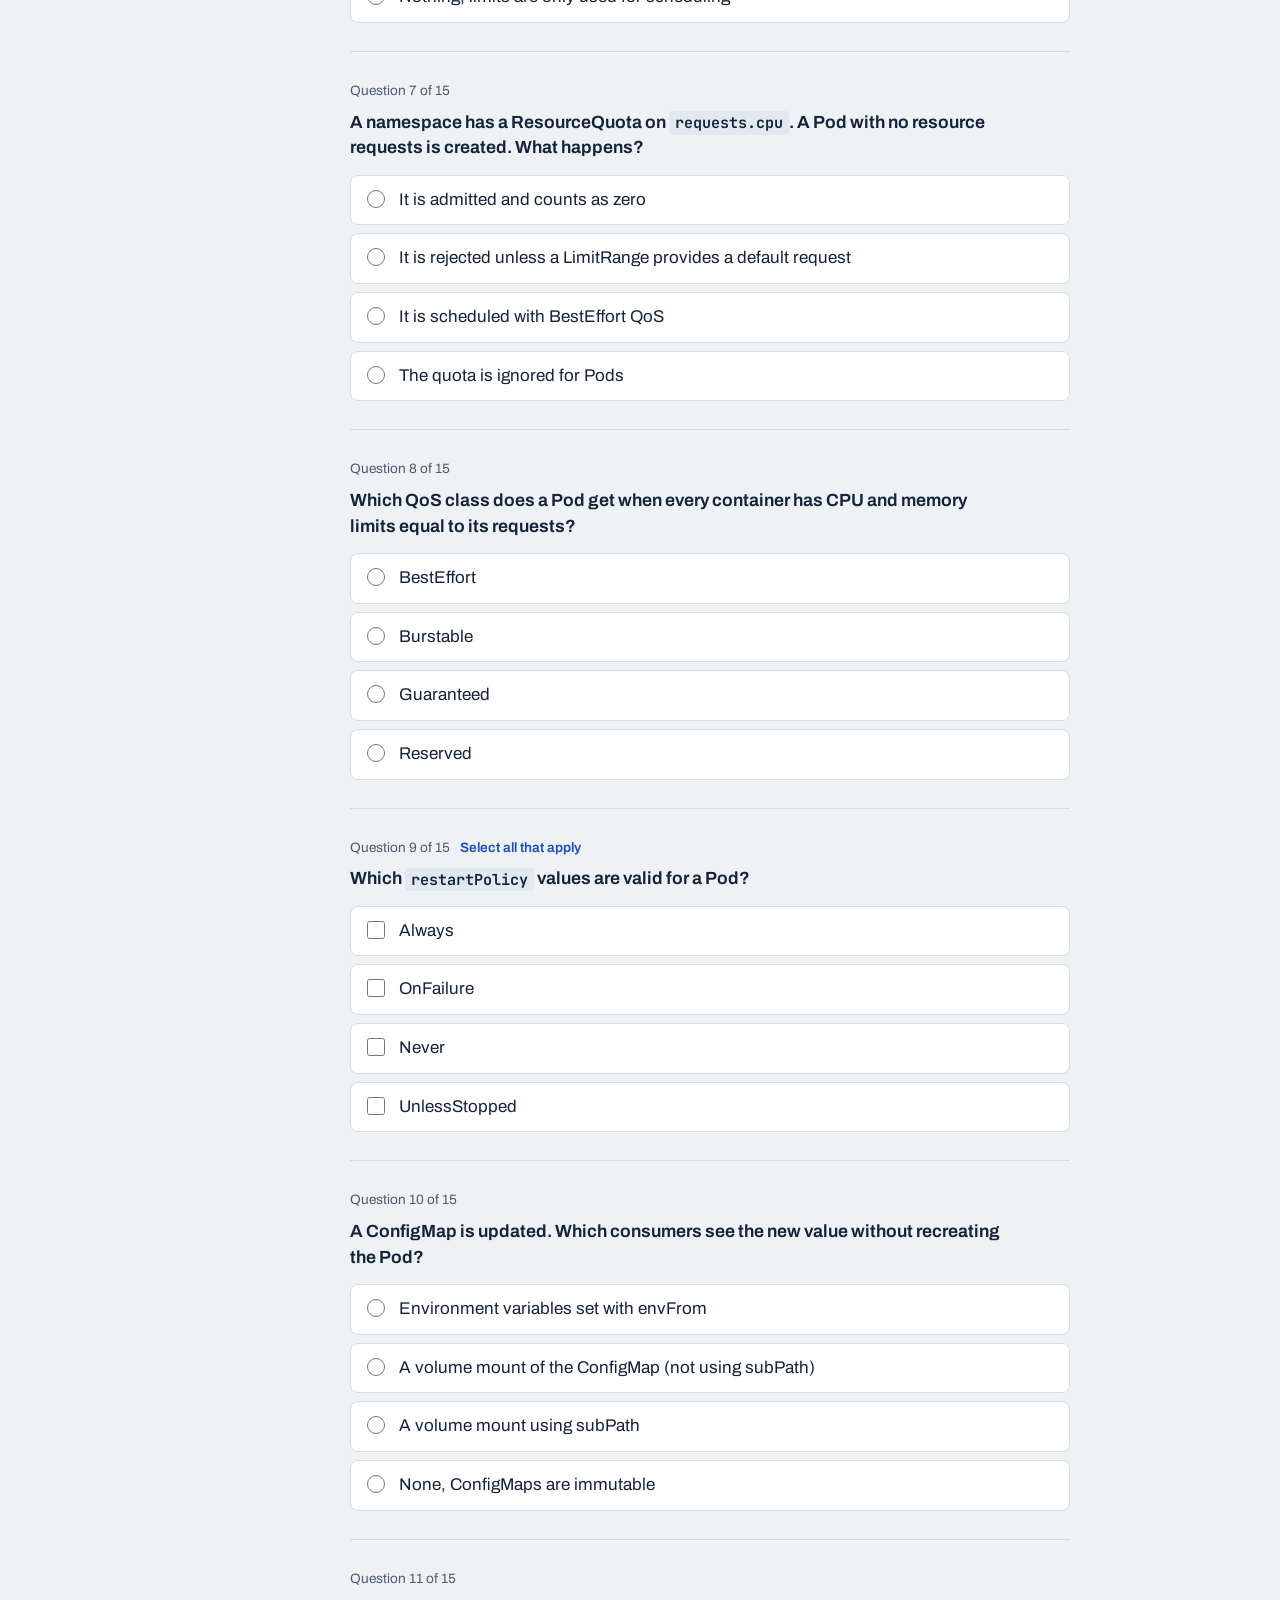
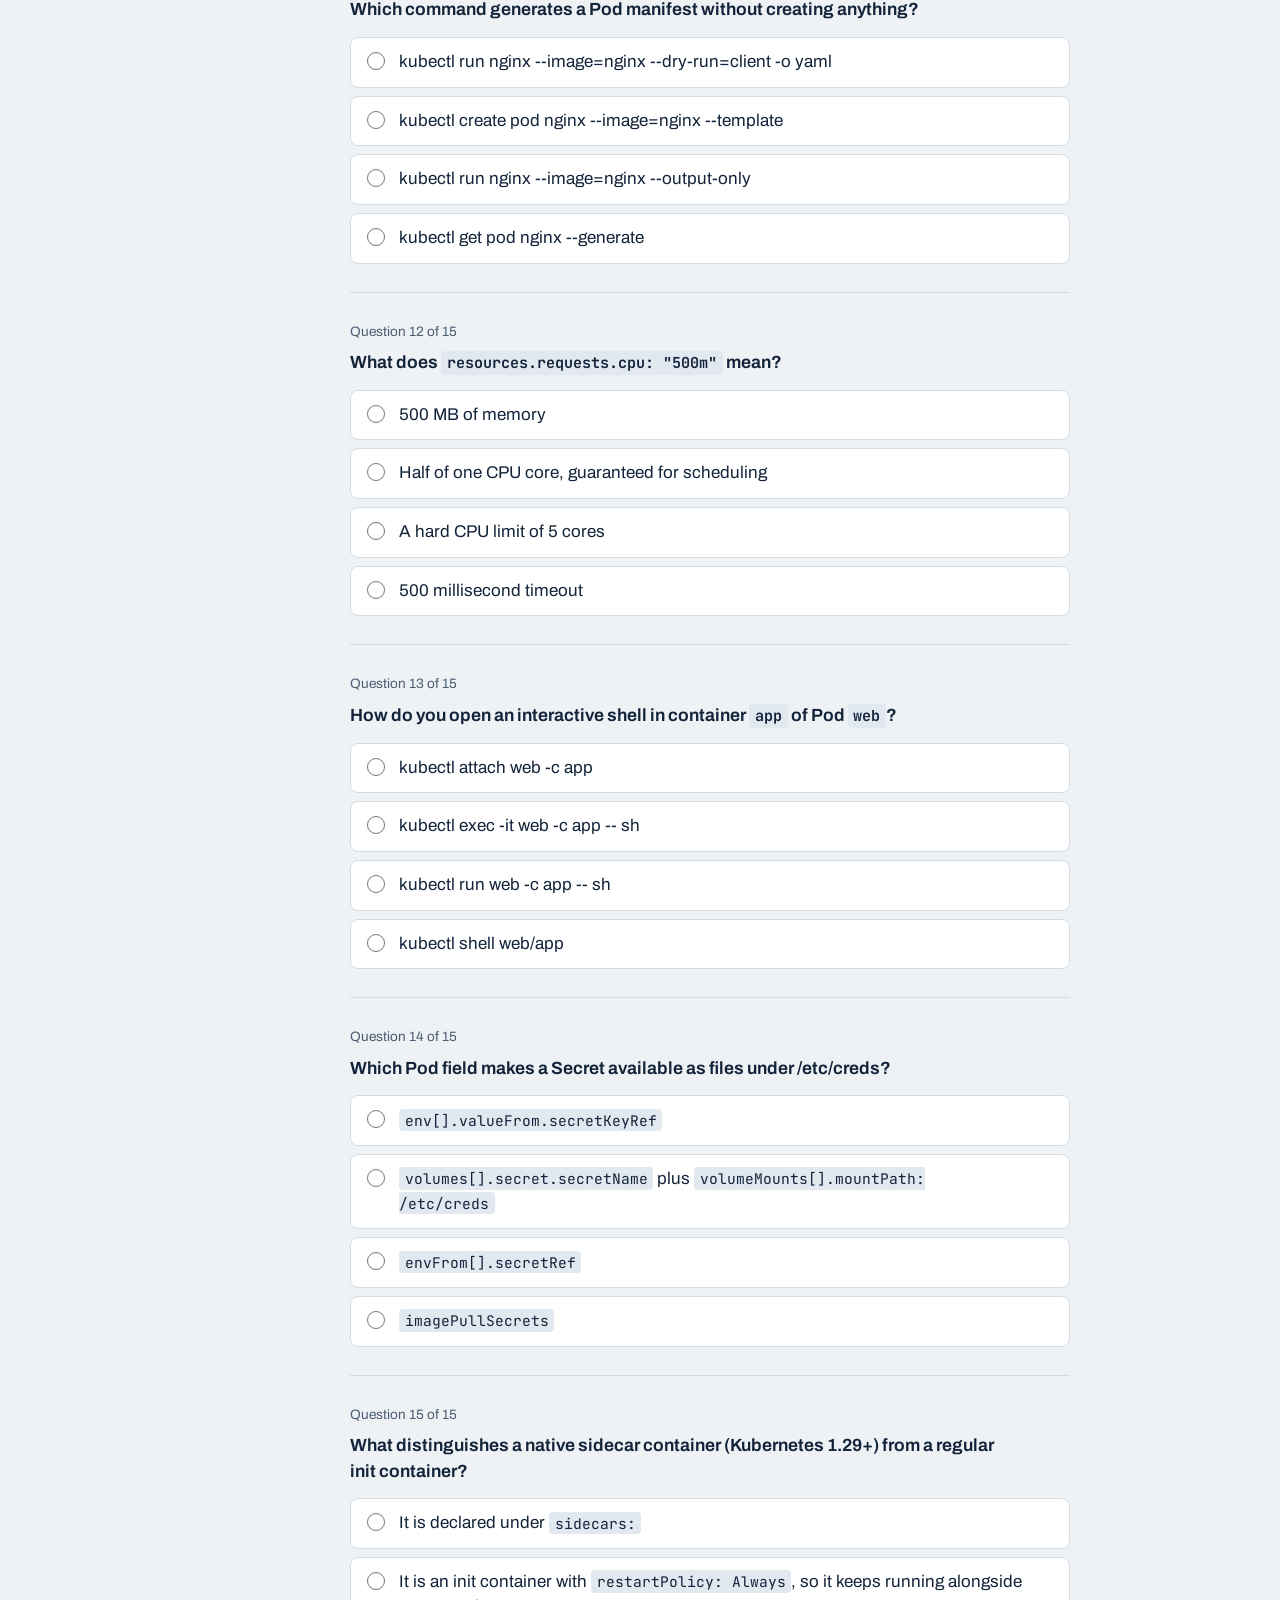
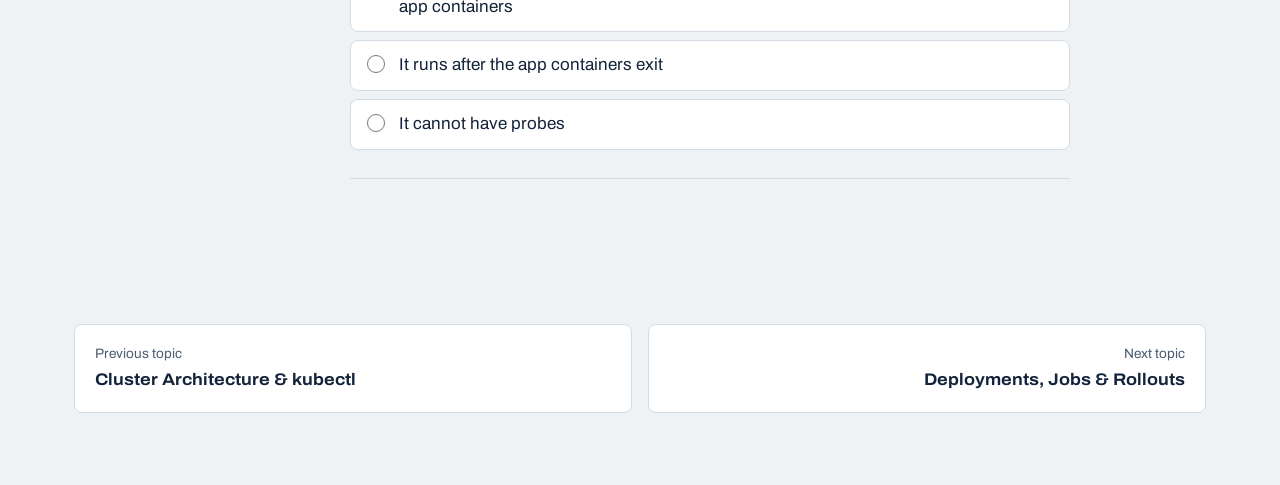
<file: study/02-pods-config.html>
<!doctype html>
<html lang="en">
<head>
<meta charset="utf-8">
<meta name="viewport" content="width=device-width,initial-scale=1">
<title>Pods, ConfigMaps, Secrets &amp; Resources | K8s Study</title>
<link rel="preconnect" href="https://fonts.googleapis.com">
<link rel="preconnect" href="https://fonts.gstatic.com" crossorigin>
<link rel="stylesheet" href="https://fonts.googleapis.com/css2?family=Archivo:wdth,wght@62..125,100..900&family=JetBrains+Mono:wght@400;600&display=swap">
<link rel="stylesheet" href="assets/style.css">
</head>
<body data-topic="pods">
<header class="top"></header>
<main>
<article class="lesson">
  <span class="badge">CKA · CKAD</span>
  <h1>Pods, ConfigMaps, Secrets &amp; Resources</h1>
  <p class="lead">The Pod spec is the heart of every workload. Learn the fields that exam tasks keep asking for: env, volumes, resources, init and sidecar containers. Related labs: 01, 03, 17.</p>

  <h2>Pod anatomy</h2>
<pre><code>apiVersion: v1
kind: Pod
metadata:
  name: web
  labels: { app: web }
spec:
  restartPolicy: Always          # Always | OnFailure | Never
  initContainers:
    - name: wait-db
      image: busybox:1.36
      command: ["sh", "-c", "until nslookup db; do sleep 2; done"]
    - name: log-shipper           # native sidecar: init container that keeps running
      image: fluent/fluent-bit
      restartPolicy: Always
  containers:
    - name: app
      image: nginx:1.25
      ports: [{ containerPort: 80 }]
      env:
        - name: MODE
          value: "prod"
        - name: DB_PASSWORD
          valueFrom:
            secretKeyRef: { name: db-creds, key: password }
        - name: POD_IP
          valueFrom:
            fieldRef: { fieldPath: status.podIP }
      envFrom:
        - configMapRef: { name: app-config }
      resources:
        requests: { cpu: "250m", memory: "128Mi" }
        limits:   { cpu: "500m", memory: "256Mi" }
      volumeMounts:
        - { name: config, mountPath: /etc/app, readOnly: true }
        - { name: scratch, mountPath: /tmp }
  volumes:
    - name: config
      configMap: { name: app-config }
    - name: scratch
      emptyDir: {}</code></pre>
  <ul>
    <li>Containers in a Pod share the <strong>network namespace</strong> (one IP, talk over <code>localhost</code>) and can share <strong>volumes</strong>. Filesystems are separate.</li>
    <li><code>command</code> overrides the image <code>ENTRYPOINT</code>, <code>args</code> overrides <code>CMD</code>.</li>
    <li><strong>Init containers</strong> run one by one to completion before app containers. A <strong>native sidecar</strong> is an init container with <code>restartPolicy: Always</code> (GA since 1.33).</li>
    <li>Multi-container patterns: sidecar (logging, proxy), ambassador (outbound proxy), adapter (reformat output).</li>
  </ul>

  <h2>ConfigMaps</h2>
<pre><code>kubectl create configmap app-config --from-literal=MODE=prod --from-file=app.conf
kubectl create configmap app-config --from-env-file=.env
kubectl get cm app-config -o yaml</code></pre>
  <table>
    <tr><th>Consumption</th><th>Field</th><th>Updates live?</th></tr>
    <tr><td>All keys as env vars</td><td><code>envFrom[].configMapRef</code></td><td>No</td></tr>
    <tr><td>One key as env var</td><td><code>env[].valueFrom.configMapKeyRef</code></td><td>No</td></tr>
    <tr><td>Files in a directory</td><td><code>volumes[].configMap</code> + <code>volumeMounts</code></td><td>Yes (eventually)</td></tr>
    <tr><td>Single file via <code>subPath</code></td><td><code>volumeMounts[].subPath</code></td><td>No</td></tr>
  </table>
  <p>Use <code>items</code> to select keys and rename files, <code>optional: true</code> to tolerate a missing ConfigMap, <code>immutable: true</code> to freeze it.</p>

  <h2>Secrets</h2>
<pre><code>kubectl create secret generic db-creds --from-literal=database=inventory --from-literal=password='s3cret'
kubectl create secret tls web-tls --cert=tls.crt --key=tls.key
kubectl create secret docker-registry regcred --docker-server=registry.io --docker-username=u --docker-password=p
kubectl get secret db-creds -o jsonpath='{.data.password}' | base64 -d</code></pre>
  <ul>
    <li><code>data</code> values are <strong>base64-encoded, not encrypted</strong>. <code>stringData</code> accepts plain text in YAML.</li>
    <li>Types: <code>Opaque</code> (generic), <code>kubernetes.io/tls</code>, <code>kubernetes.io/dockerconfigjson</code>, <code>kubernetes.io/service-account-token</code>, <code>kubernetes.io/basic-auth</code>.</li>
    <li>Consume exactly like ConfigMaps: <code>secretKeyRef</code>, <code>envFrom[].secretRef</code>, <code>volumes[].secret.secretName</code>.</li>
    <li>Private registry: <code>spec.imagePullSecrets: [{name: regcred}]</code> or attach it to the ServiceAccount.</li>
  </ul>
  <div class="callout warn"><strong>Lab 01 gotcha:</strong> <code>kubectl set env --from=secret/x</code> uses the Secret key names as the variable names. When the task needs different names, edit the Deployment and use <code>secretKeyRef</code>.</div>

  <h2>Resources, QoS, LimitRange, ResourceQuota</h2>
  <ul>
    <li><strong>requests</strong>: reserved for scheduling. <strong>limits</strong>: enforced at runtime. CPU over the limit is throttled; memory over the limit is <strong>OOMKilled</strong> (exit code 137).</li>
    <li>Units: CPU <code>1</code> = 1 core = <code>1000m</code>. Memory <code>Mi</code>/<code>Gi</code> (binary) vs <code>M</code>/<code>G</code> (decimal).</li>
    <li><strong>QoS</strong>: Guaranteed (requests = limits for CPU and memory in every container), Burstable (something set), BestEffort (nothing set). Eviction order under node pressure: BestEffort → Burstable → Guaranteed.</li>
    <li><strong>LimitRange</strong> (per namespace): default requests/limits injected into containers, plus min/max per container or Pod. Admission rejects Pods outside the bounds.</li>
    <li><strong>ResourceQuota</strong> (per namespace): caps the total (<code>requests.cpu</code>, <code>limits.memory</code>, <code>pods</code>, <code>persistentvolumeclaims</code>, ...). When a quota covers a resource, Pods must set it, or a LimitRange default must exist.</li>
  </ul>
<pre><code>apiVersion: v1
kind: LimitRange
metadata: { name: defaults, namespace: team-a }
spec:
  limits:
    - type: Container
      default:        { cpu: "500m", memory: "256Mi" }   # default limits
      defaultRequest: { cpu: "100m", memory: "128Mi" }   # default requests
      max:            { cpu: "1",    memory: "1Gi" }
---
apiVersion: v1
kind: ResourceQuota
metadata: { name: team-quota, namespace: team-a }
spec:
  hard: { requests.cpu: "4", requests.memory: "8Gi", limits.cpu: "8", pods: "20" }</code></pre>
<pre><code>kubectl set resources deployment web --requests=cpu=100m,memory=128Mi --limits=cpu=500m,memory=256Mi
kubectl describe quota -n team-a
kubectl describe limitrange -n team-a
kubectl top pod -n team-a            # needs metrics-server</code></pre>

  <h2>Handy Pod commands</h2>
<pre><code>kubectl run nginx --image=nginx --port=80 --labels=app=web --dry-run=client -o yaml &gt; pod.yaml
kubectl run tmp --image=busybox:1.36 --rm -it --restart=Never -- sh
kubectl run tmp --image=busybox:1.36 --rm -it --restart=Never -- wget -qO- http://web
kubectl exec -it web -c app -- sh
kubectl cp web:/var/log/app.log ./app.log
kubectl get pod web -o jsonpath='{.spec.containers[*].image}'
kubectl replace --force -f pod.yaml    # recreate when a field is immutable</code></pre>
</article>

<section class="quiz-wrap" id="quiz-section">
  <h2>QCM — test yourself</h2>
  <p class="muted">Single-answer questions use radio buttons. Questions marked "select all that apply" need every correct box ticked.</p>
  <div id="quiz"></div>
</section>
</main>
<footer class="bottom"></footer>
<script src="questions/pods.js"></script>
<script src="assets/app.js"></script>
</body>
</html>
</file>
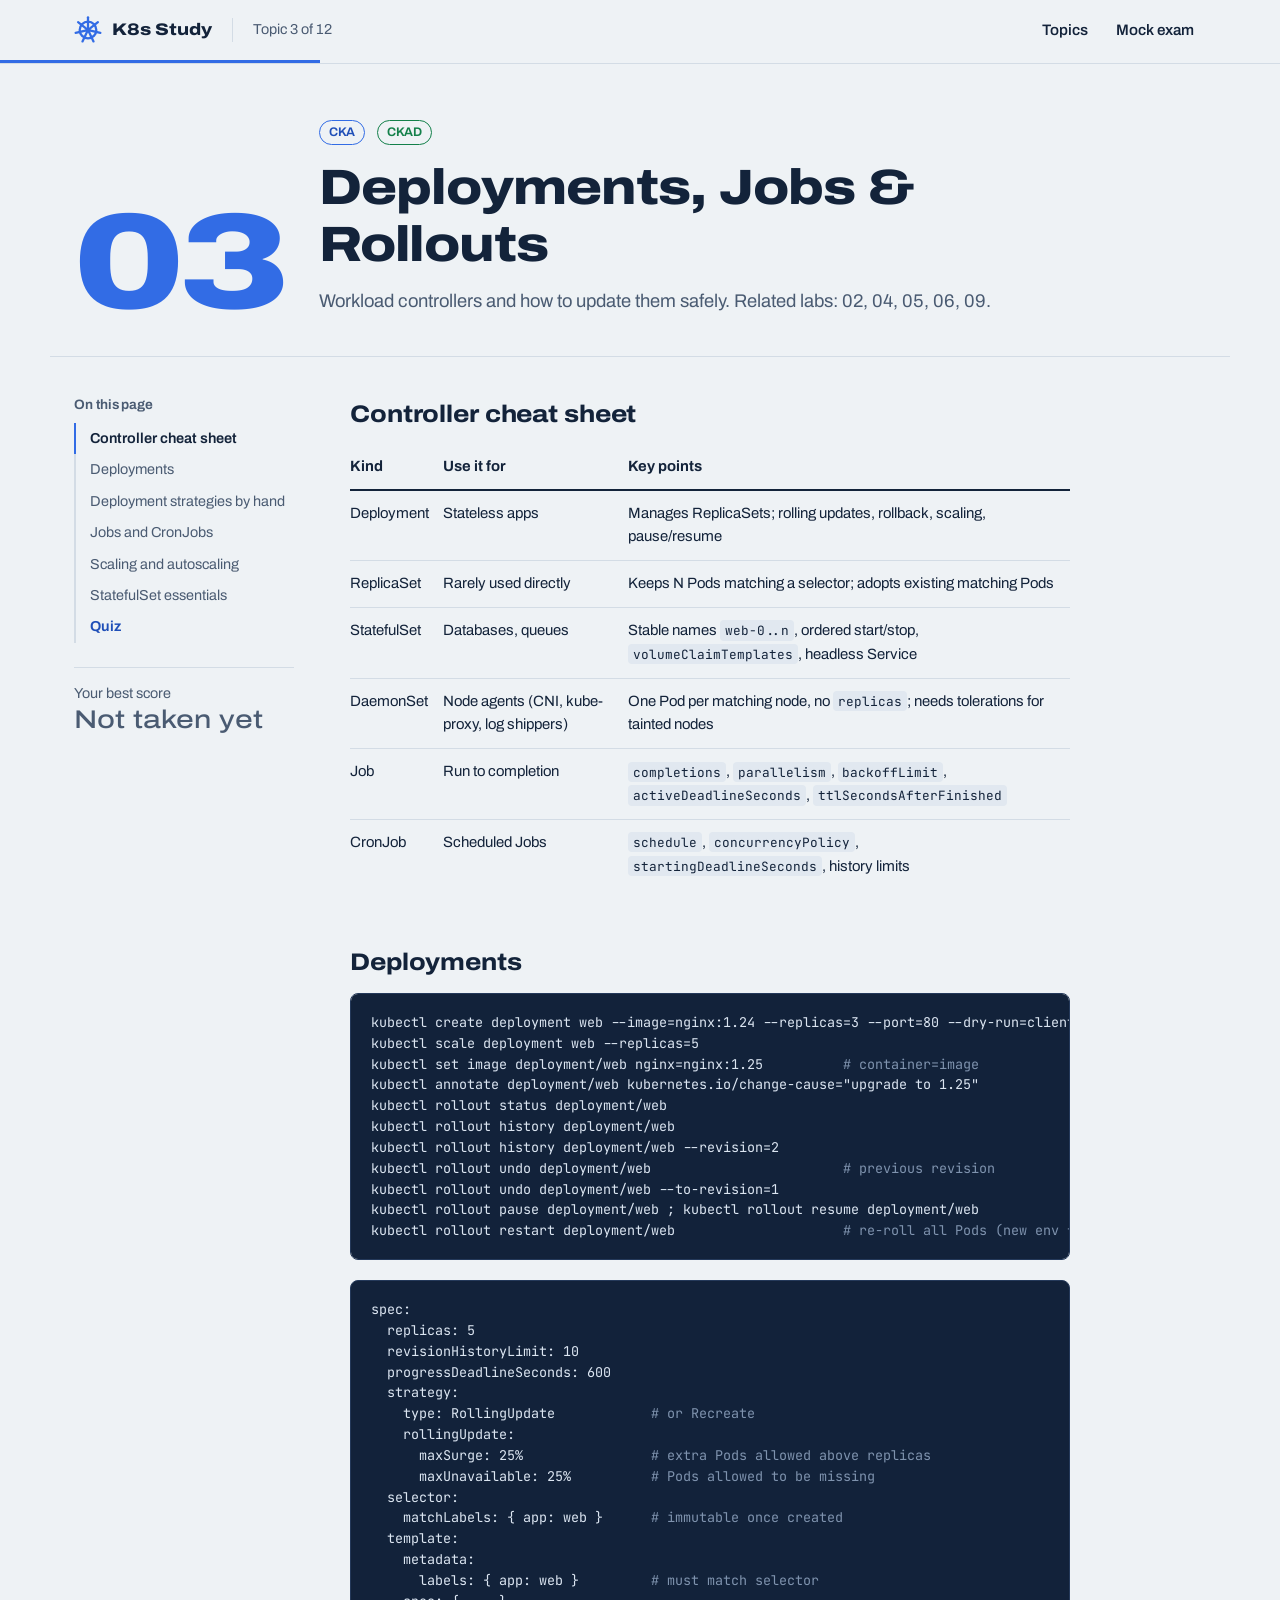
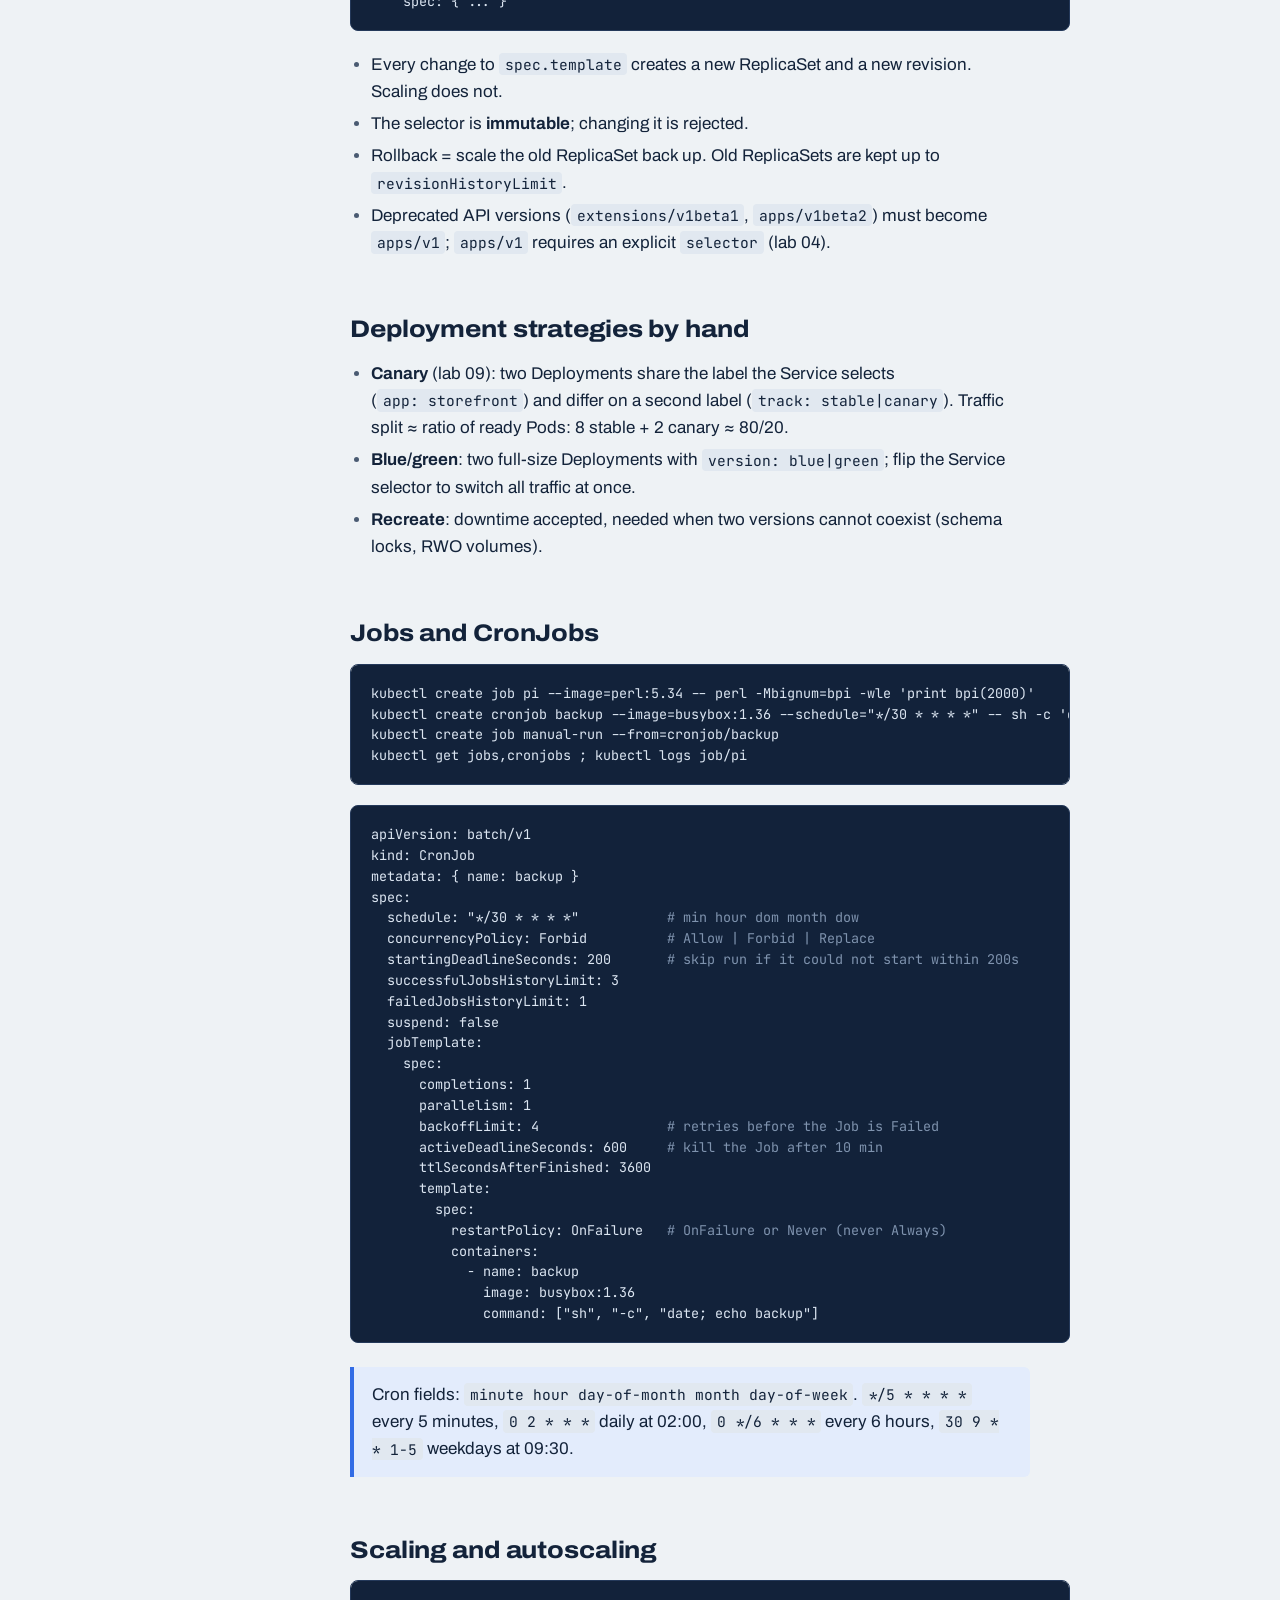
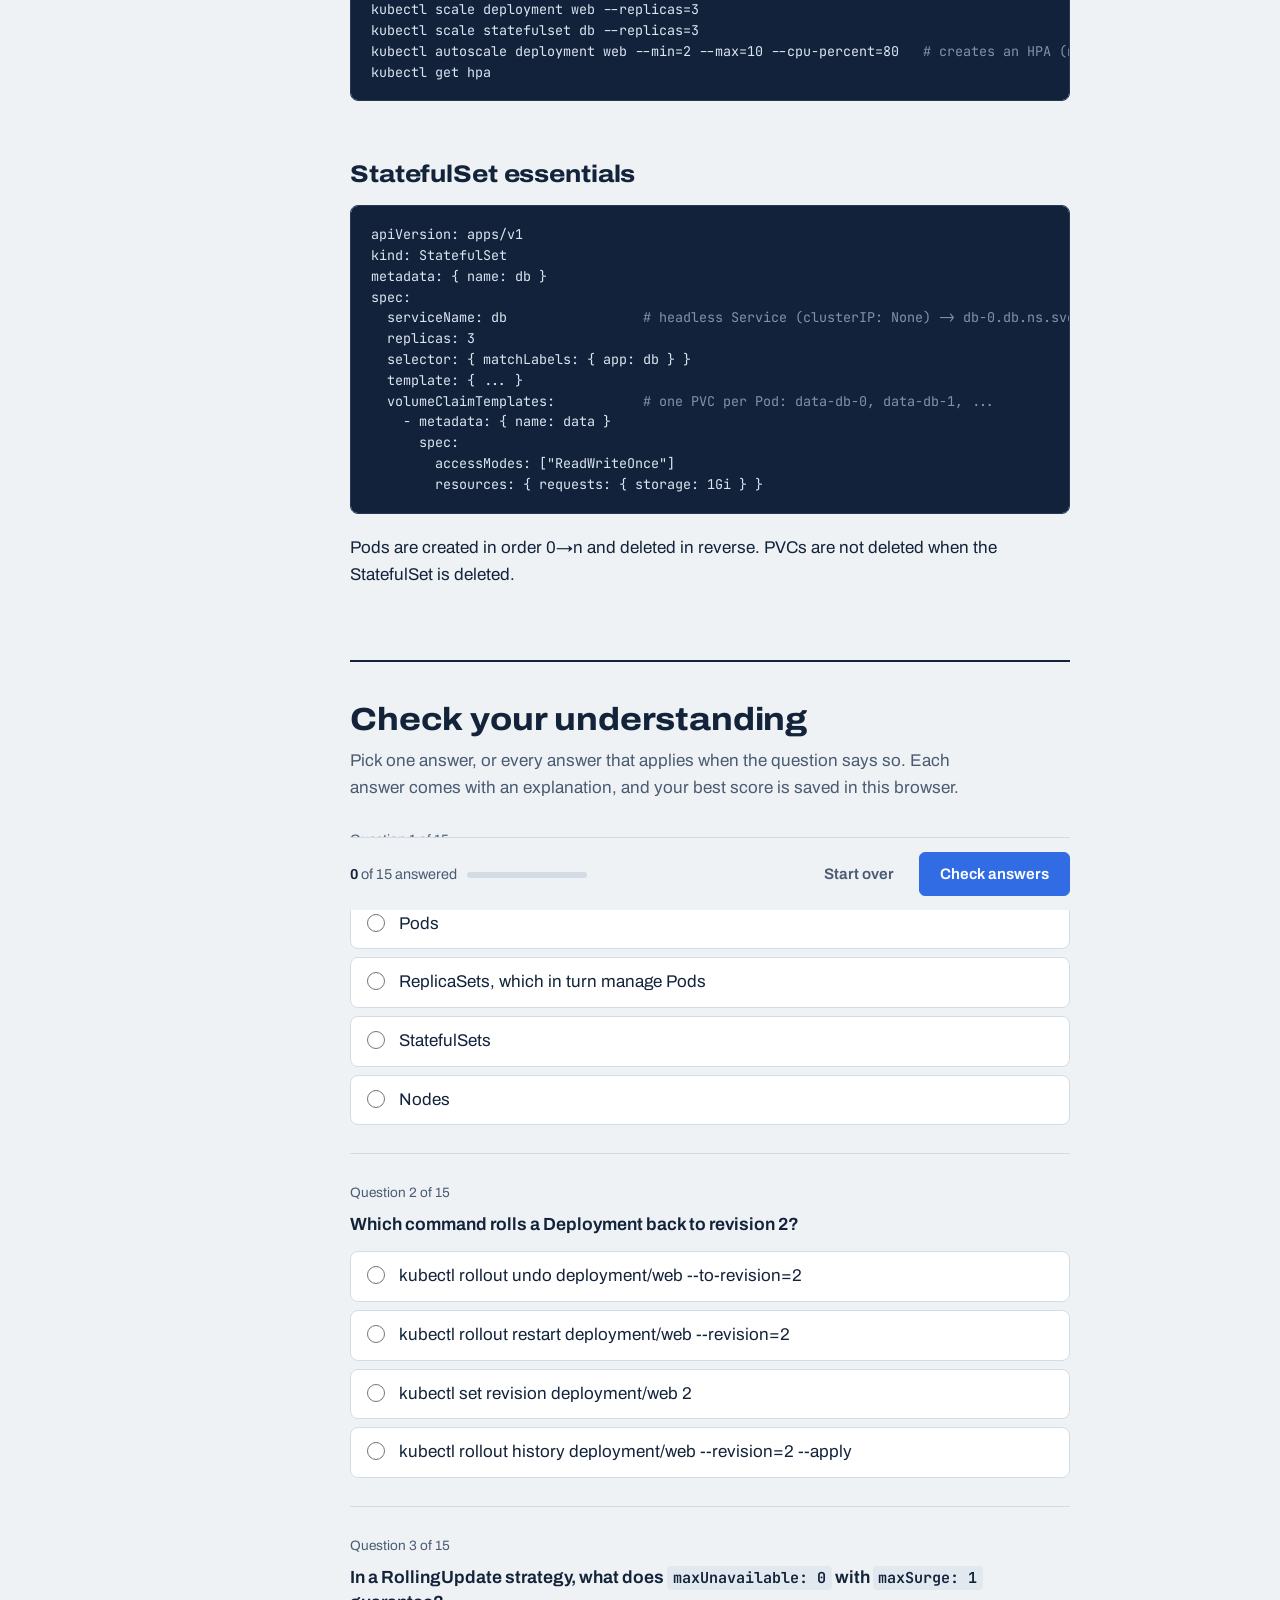
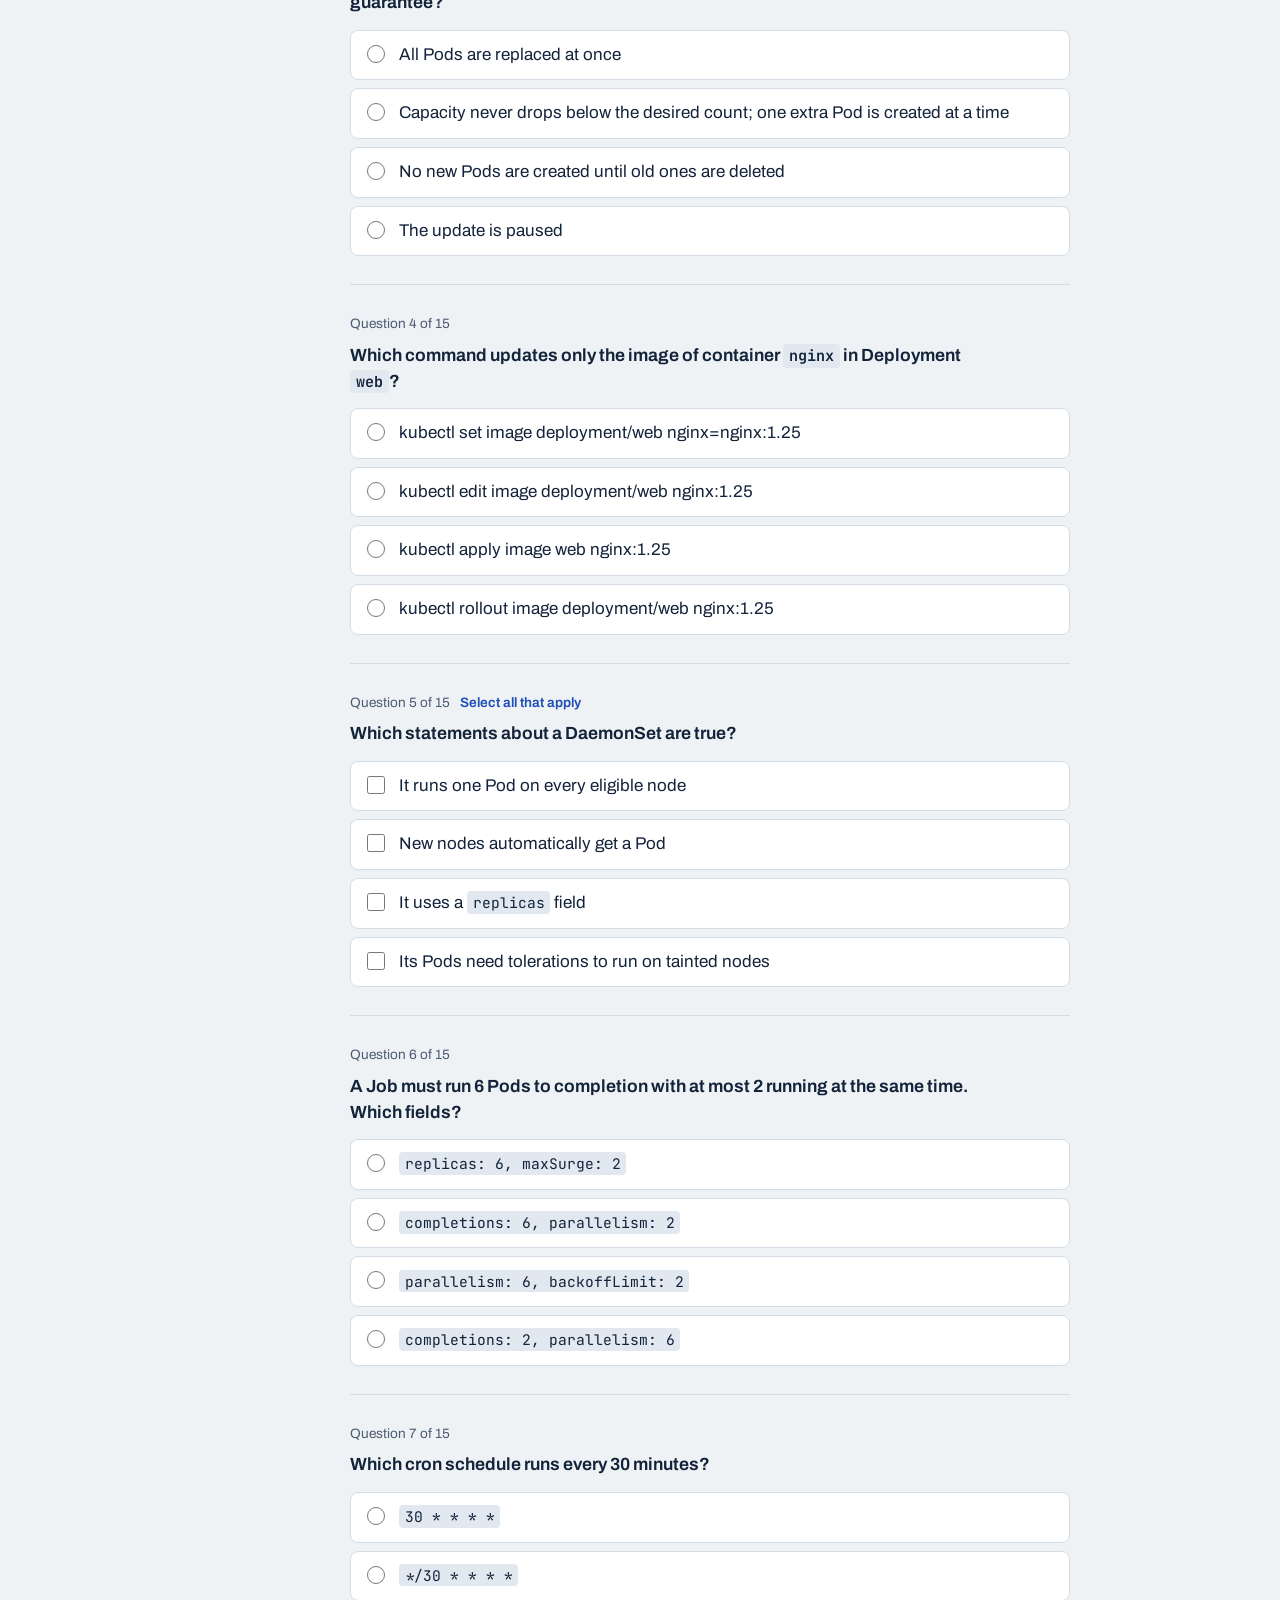
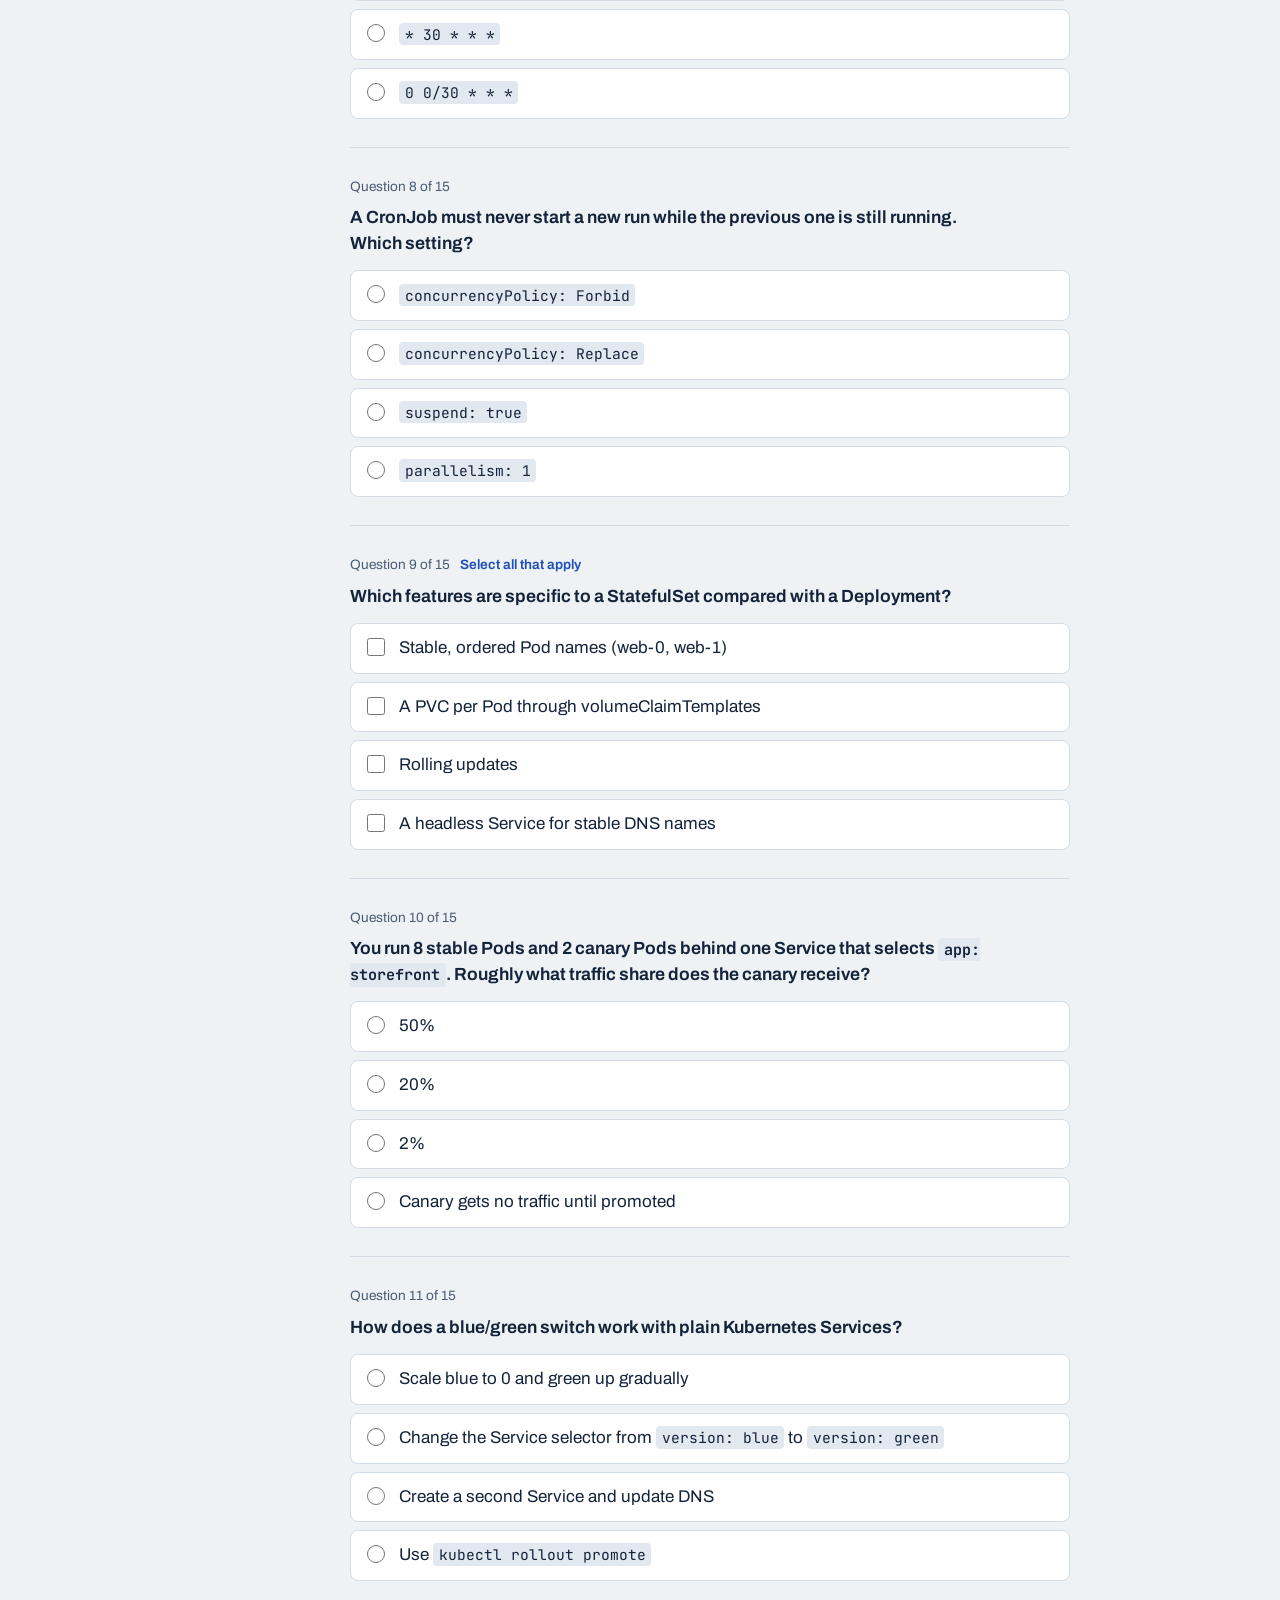
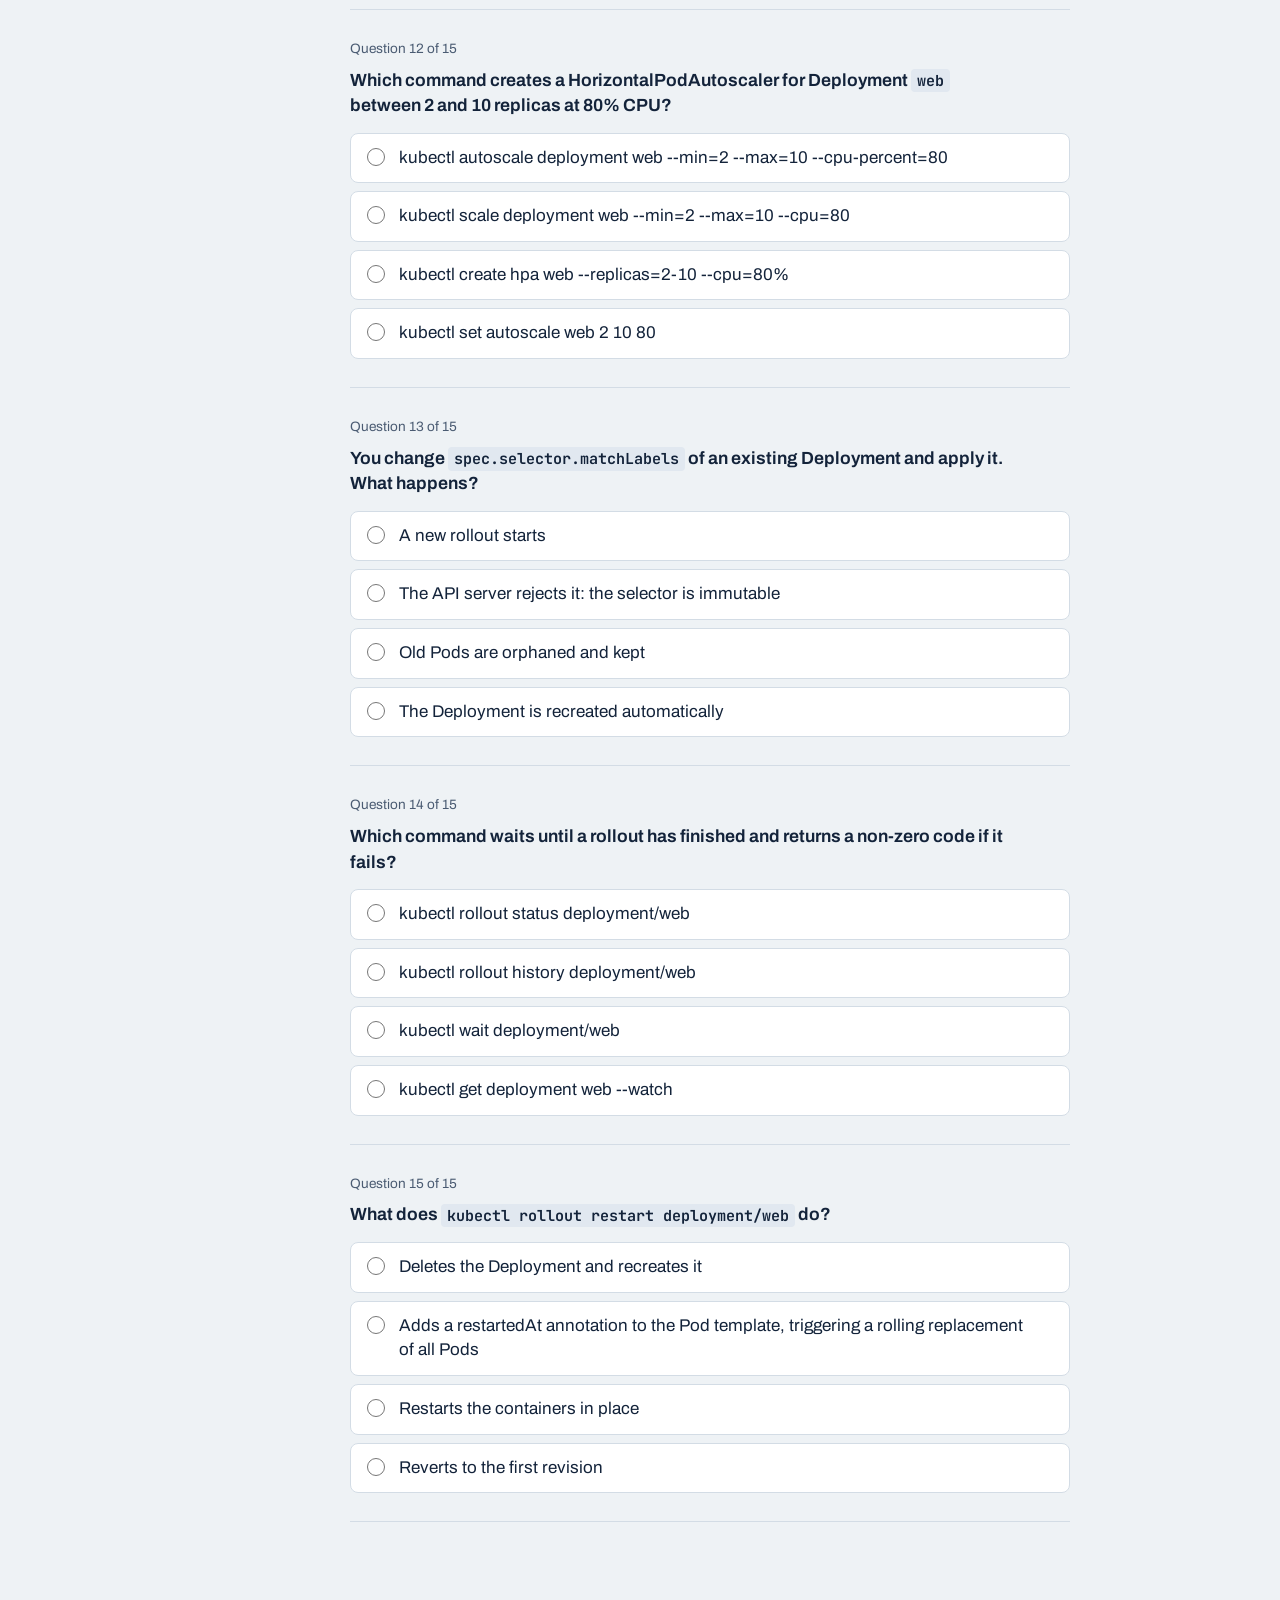
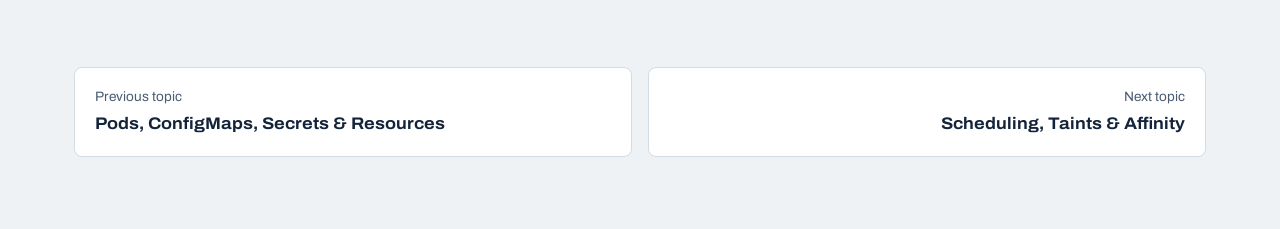
<file: study/03-workloads.html>
<!doctype html>
<html lang="en">
<head>
<meta charset="utf-8">
<meta name="viewport" content="width=device-width,initial-scale=1">
<title>Deployments, Jobs &amp; Rollouts | K8s Study</title>
<link rel="preconnect" href="https://fonts.googleapis.com">
<link rel="preconnect" href="https://fonts.gstatic.com" crossorigin>
<link rel="stylesheet" href="https://fonts.googleapis.com/css2?family=Archivo:wdth,wght@62..125,100..900&family=JetBrains+Mono:wght@400;600&display=swap">
<link rel="stylesheet" href="assets/style.css">
</head>
<body data-topic="workloads">
<header class="top"></header>
<main>
<article class="lesson">
  <span class="badge">CKA · CKAD</span>
  <h1>Deployments, Jobs &amp; Rollouts</h1>
  <p class="lead">Workload controllers and how to update them safely. Related labs: 02, 04, 05, 06, 09.</p>

  <h2>Controller cheat sheet</h2>
  <table>
    <tr><th>Kind</th><th>Use it for</th><th>Key points</th></tr>
    <tr><td>Deployment</td><td>Stateless apps</td><td>Manages ReplicaSets; rolling updates, rollback, scaling, pause/resume</td></tr>
    <tr><td>ReplicaSet</td><td>Rarely used directly</td><td>Keeps N Pods matching a selector; adopts existing matching Pods</td></tr>
    <tr><td>StatefulSet</td><td>Databases, queues</td><td>Stable names <code>web-0..n</code>, ordered start/stop, <code>volumeClaimTemplates</code>, headless Service</td></tr>
    <tr><td>DaemonSet</td><td>Node agents (CNI, kube-proxy, log shippers)</td><td>One Pod per matching node, no <code>replicas</code>; needs tolerations for tainted nodes</td></tr>
    <tr><td>Job</td><td>Run to completion</td><td><code>completions</code>, <code>parallelism</code>, <code>backoffLimit</code>, <code>activeDeadlineSeconds</code>, <code>ttlSecondsAfterFinished</code></td></tr>
    <tr><td>CronJob</td><td>Scheduled Jobs</td><td><code>schedule</code>, <code>concurrencyPolicy</code>, <code>startingDeadlineSeconds</code>, history limits</td></tr>
  </table>

  <h2>Deployments</h2>
<pre><code>kubectl create deployment web --image=nginx:1.24 --replicas=3 --port=80 --dry-run=client -o yaml &gt; deploy.yaml
kubectl scale deployment web --replicas=5
kubectl set image deployment/web nginx=nginx:1.25          # container=image
kubectl annotate deployment/web kubernetes.io/change-cause="upgrade to 1.25"
kubectl rollout status deployment/web
kubectl rollout history deployment/web
kubectl rollout history deployment/web --revision=2
kubectl rollout undo deployment/web                        # previous revision
kubectl rollout undo deployment/web --to-revision=1
kubectl rollout pause deployment/web ; kubectl rollout resume deployment/web
kubectl rollout restart deployment/web                     # re-roll all Pods (new env from ConfigMap, etc.)</code></pre>
<pre><code>spec:
  replicas: 5
  revisionHistoryLimit: 10
  progressDeadlineSeconds: 600
  strategy:
    type: RollingUpdate            # or Recreate
    rollingUpdate:
      maxSurge: 25%                # extra Pods allowed above replicas
      maxUnavailable: 25%          # Pods allowed to be missing
  selector:
    matchLabels: { app: web }      # immutable once created
  template:
    metadata:
      labels: { app: web }         # must match selector
    spec: { ... }</code></pre>
  <ul>
    <li>Every change to <code>spec.template</code> creates a new ReplicaSet and a new revision. Scaling does not.</li>
    <li>The selector is <strong>immutable</strong>; changing it is rejected.</li>
    <li>Rollback = scale the old ReplicaSet back up. Old ReplicaSets are kept up to <code>revisionHistoryLimit</code>.</li>
    <li>Deprecated API versions (<code>extensions/v1beta1</code>, <code>apps/v1beta2</code>) must become <code>apps/v1</code>; <code>apps/v1</code> requires an explicit <code>selector</code> (lab 04).</li>
  </ul>

  <h2>Deployment strategies by hand</h2>
  <ul>
    <li><strong>Canary</strong> (lab 09): two Deployments share the label the Service selects (<code>app: storefront</code>) and differ on a second label (<code>track: stable|canary</code>). Traffic split ≈ ratio of ready Pods: 8 stable + 2 canary ≈ 80/20.</li>
    <li><strong>Blue/green</strong>: two full-size Deployments with <code>version: blue|green</code>; flip the Service selector to switch all traffic at once.</li>
    <li><strong>Recreate</strong>: downtime accepted, needed when two versions cannot coexist (schema locks, RWO volumes).</li>
  </ul>

  <h2>Jobs and CronJobs</h2>
<pre><code>kubectl create job pi --image=perl:5.34 -- perl -Mbignum=bpi -wle 'print bpi(2000)'
kubectl create cronjob backup --image=busybox:1.36 --schedule="*/30 * * * *" -- sh -c 'date; echo backup'
kubectl create job manual-run --from=cronjob/backup
kubectl get jobs,cronjobs ; kubectl logs job/pi</code></pre>
<pre><code>apiVersion: batch/v1
kind: CronJob
metadata: { name: backup }
spec:
  schedule: "*/30 * * * *"           # min hour dom month dow
  concurrencyPolicy: Forbid          # Allow | Forbid | Replace
  startingDeadlineSeconds: 200       # skip run if it could not start within 200s
  successfulJobsHistoryLimit: 3
  failedJobsHistoryLimit: 1
  suspend: false
  jobTemplate:
    spec:
      completions: 1
      parallelism: 1
      backoffLimit: 4                # retries before the Job is Failed
      activeDeadlineSeconds: 600     # kill the Job after 10 min
      ttlSecondsAfterFinished: 3600
      template:
        spec:
          restartPolicy: OnFailure   # OnFailure or Never (never Always)
          containers:
            - name: backup
              image: busybox:1.36
              command: ["sh", "-c", "date; echo backup"]</code></pre>
  <div class="callout">Cron fields: <code>minute hour day-of-month month day-of-week</code>. <code>*/5 * * * *</code> every 5 minutes, <code>0 2 * * *</code> daily at 02:00, <code>0 */6 * * *</code> every 6 hours, <code>30 9 * * 1-5</code> weekdays at 09:30.</div>

  <h2>Scaling and autoscaling</h2>
<pre><code>kubectl scale deployment web --replicas=3
kubectl scale statefulset db --replicas=3
kubectl autoscale deployment web --min=2 --max=10 --cpu-percent=80   # creates an HPA (needs metrics-server + CPU requests)
kubectl get hpa</code></pre>

  <h2>StatefulSet essentials</h2>
<pre><code>apiVersion: apps/v1
kind: StatefulSet
metadata: { name: db }
spec:
  serviceName: db                 # headless Service (clusterIP: None) -&gt; db-0.db.ns.svc.cluster.local
  replicas: 3
  selector: { matchLabels: { app: db } }
  template: { ... }
  volumeClaimTemplates:           # one PVC per Pod: data-db-0, data-db-1, ...
    - metadata: { name: data }
      spec:
        accessModes: ["ReadWriteOnce"]
        resources: { requests: { storage: 1Gi } }</code></pre>
  <p>Pods are created in order 0→n and deleted in reverse. PVCs are not deleted when the StatefulSet is deleted.</p>
</article>

<section class="quiz-wrap" id="quiz-section">
  <h2>QCM — test yourself</h2>
  <p class="muted">Single-answer questions use radio buttons. Questions marked "select all that apply" need every correct box ticked.</p>
  <div id="quiz"></div>
</section>
</main>
<footer class="bottom"></footer>
<script src="questions/workloads.js"></script>
<script src="assets/app.js"></script>
</body>
</html>
</file>
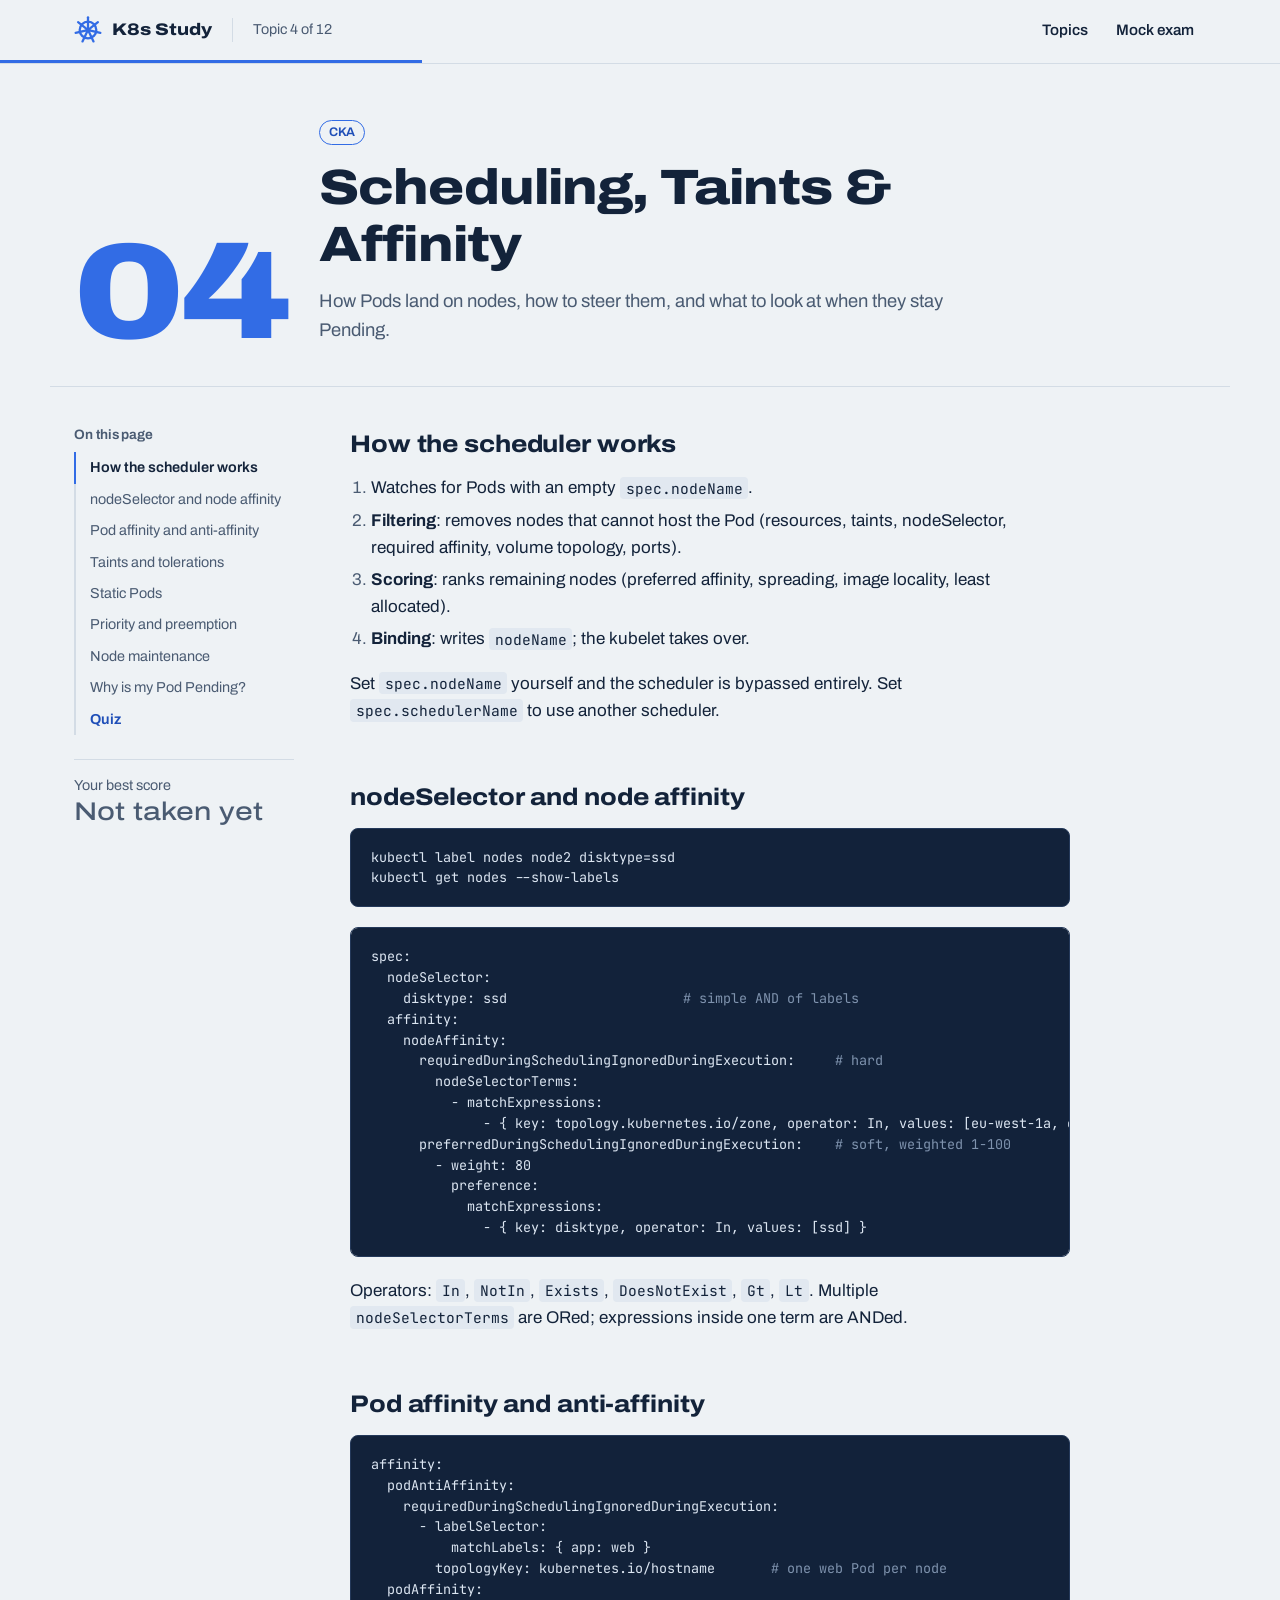
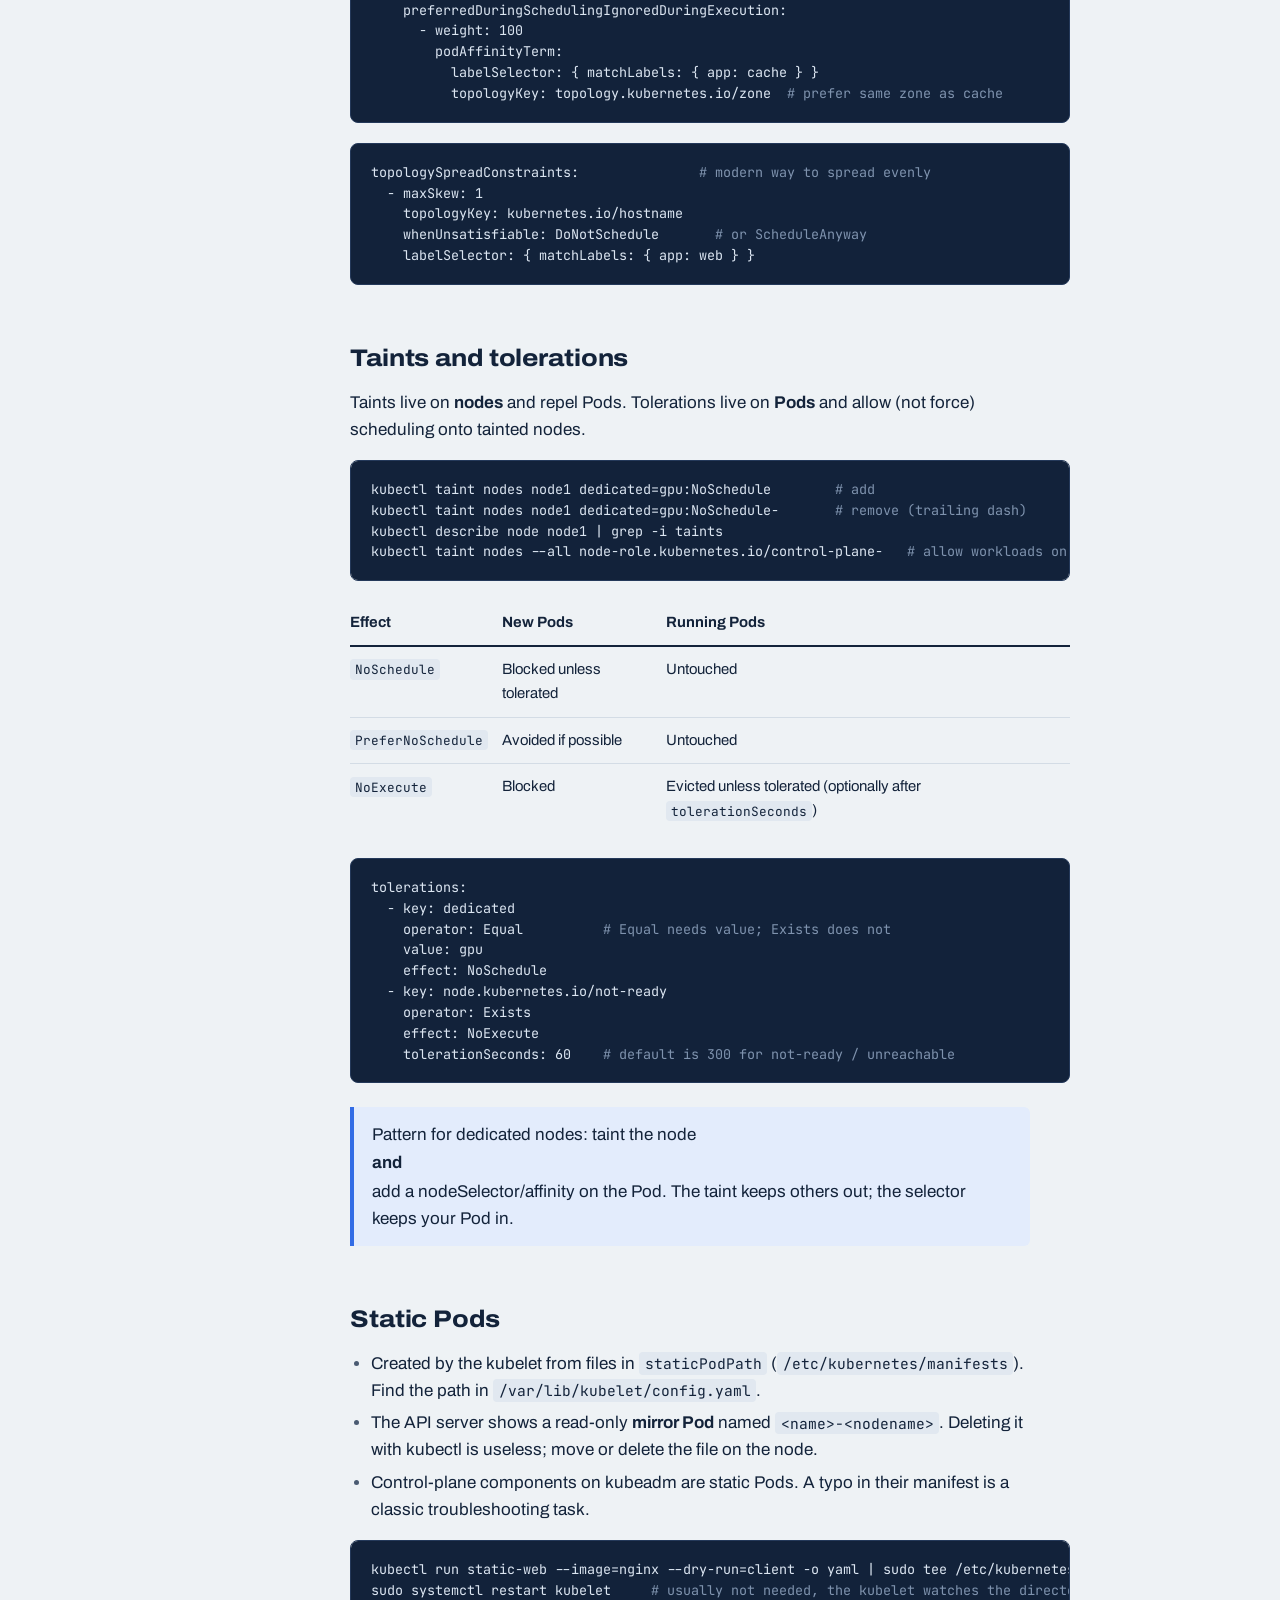
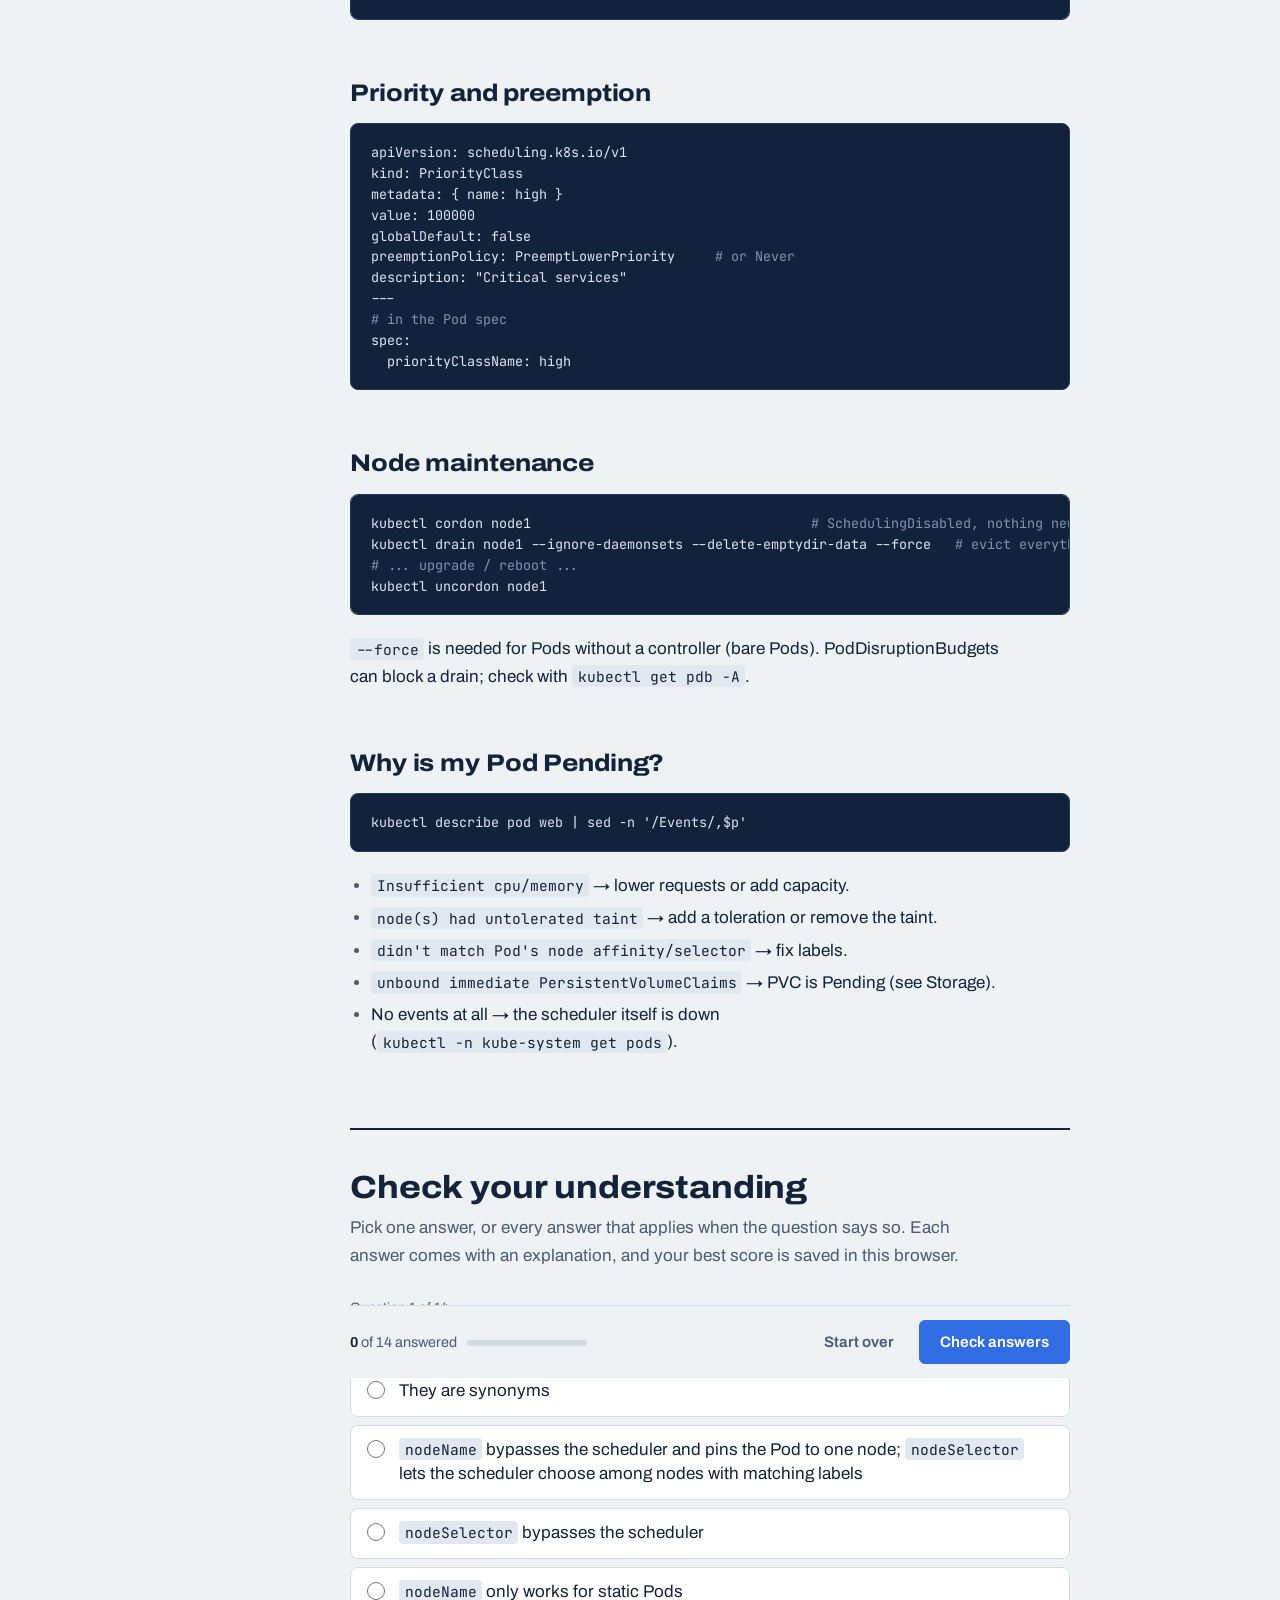
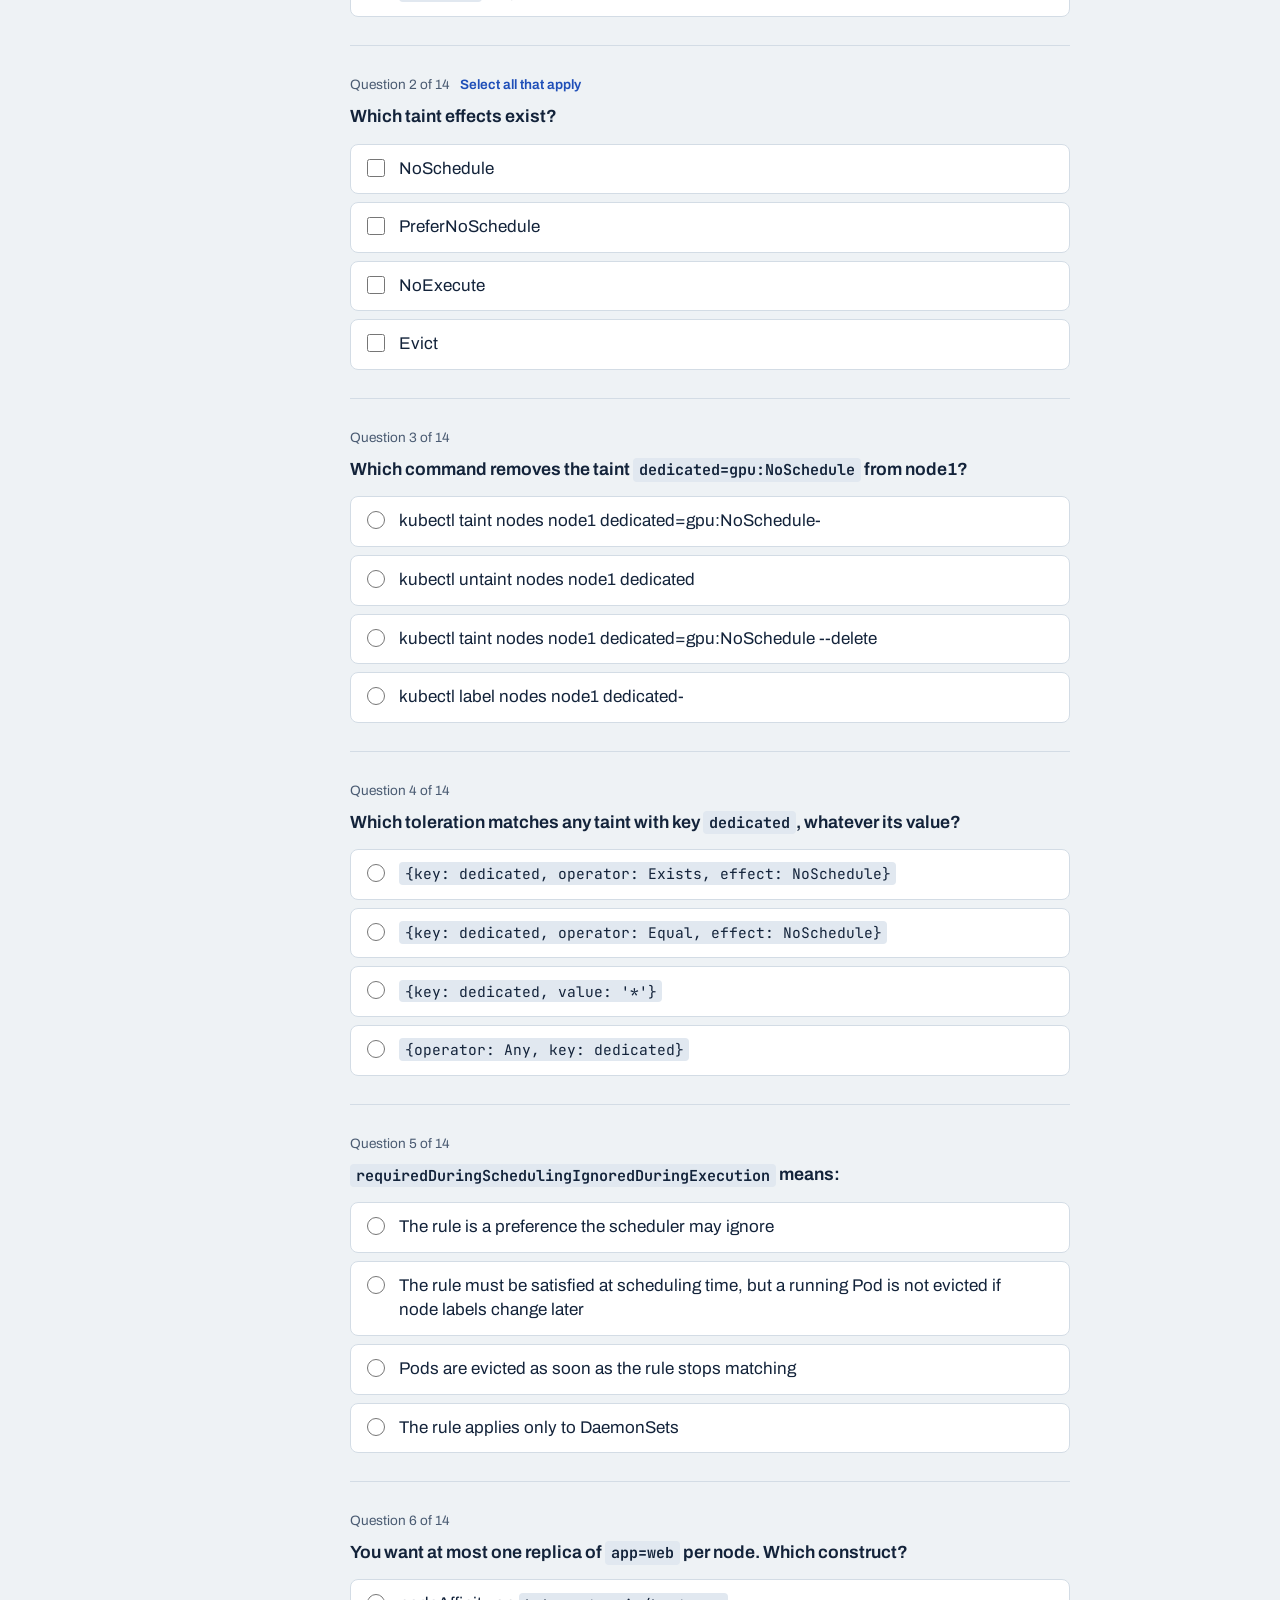
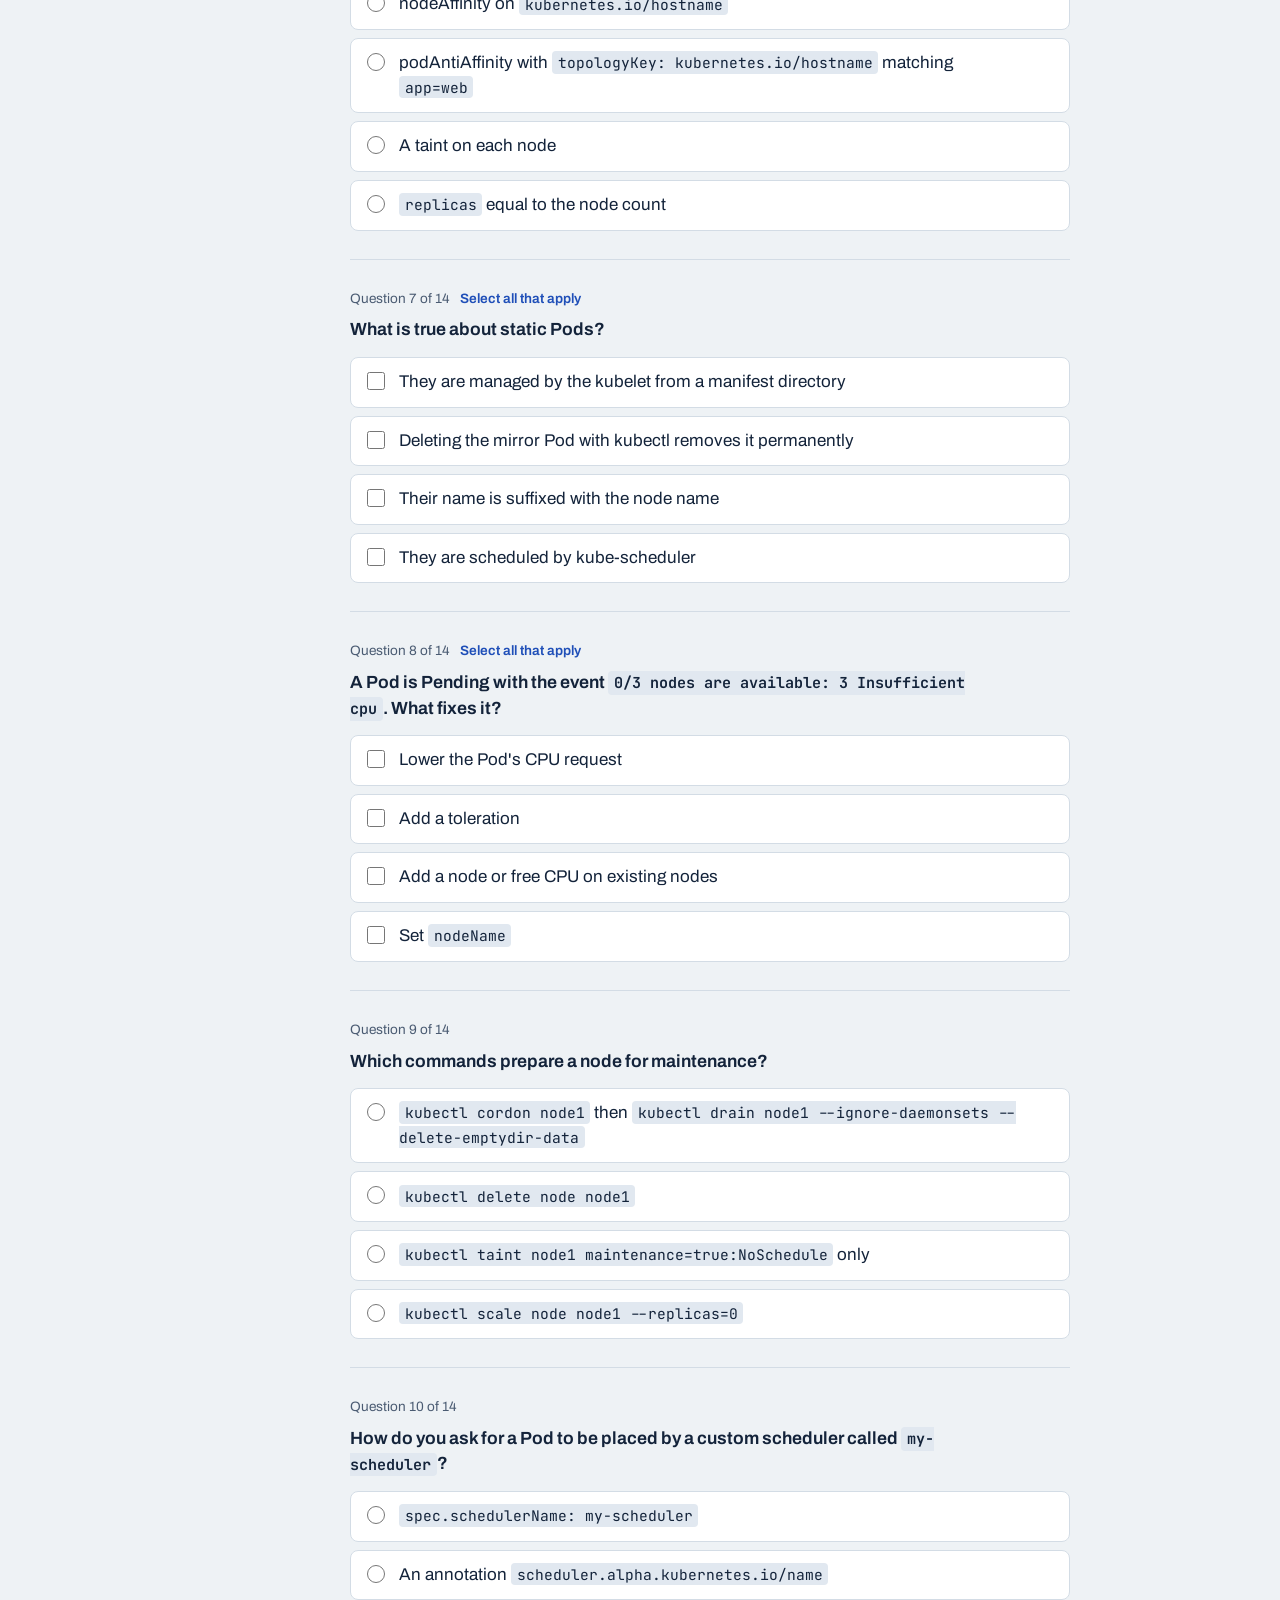
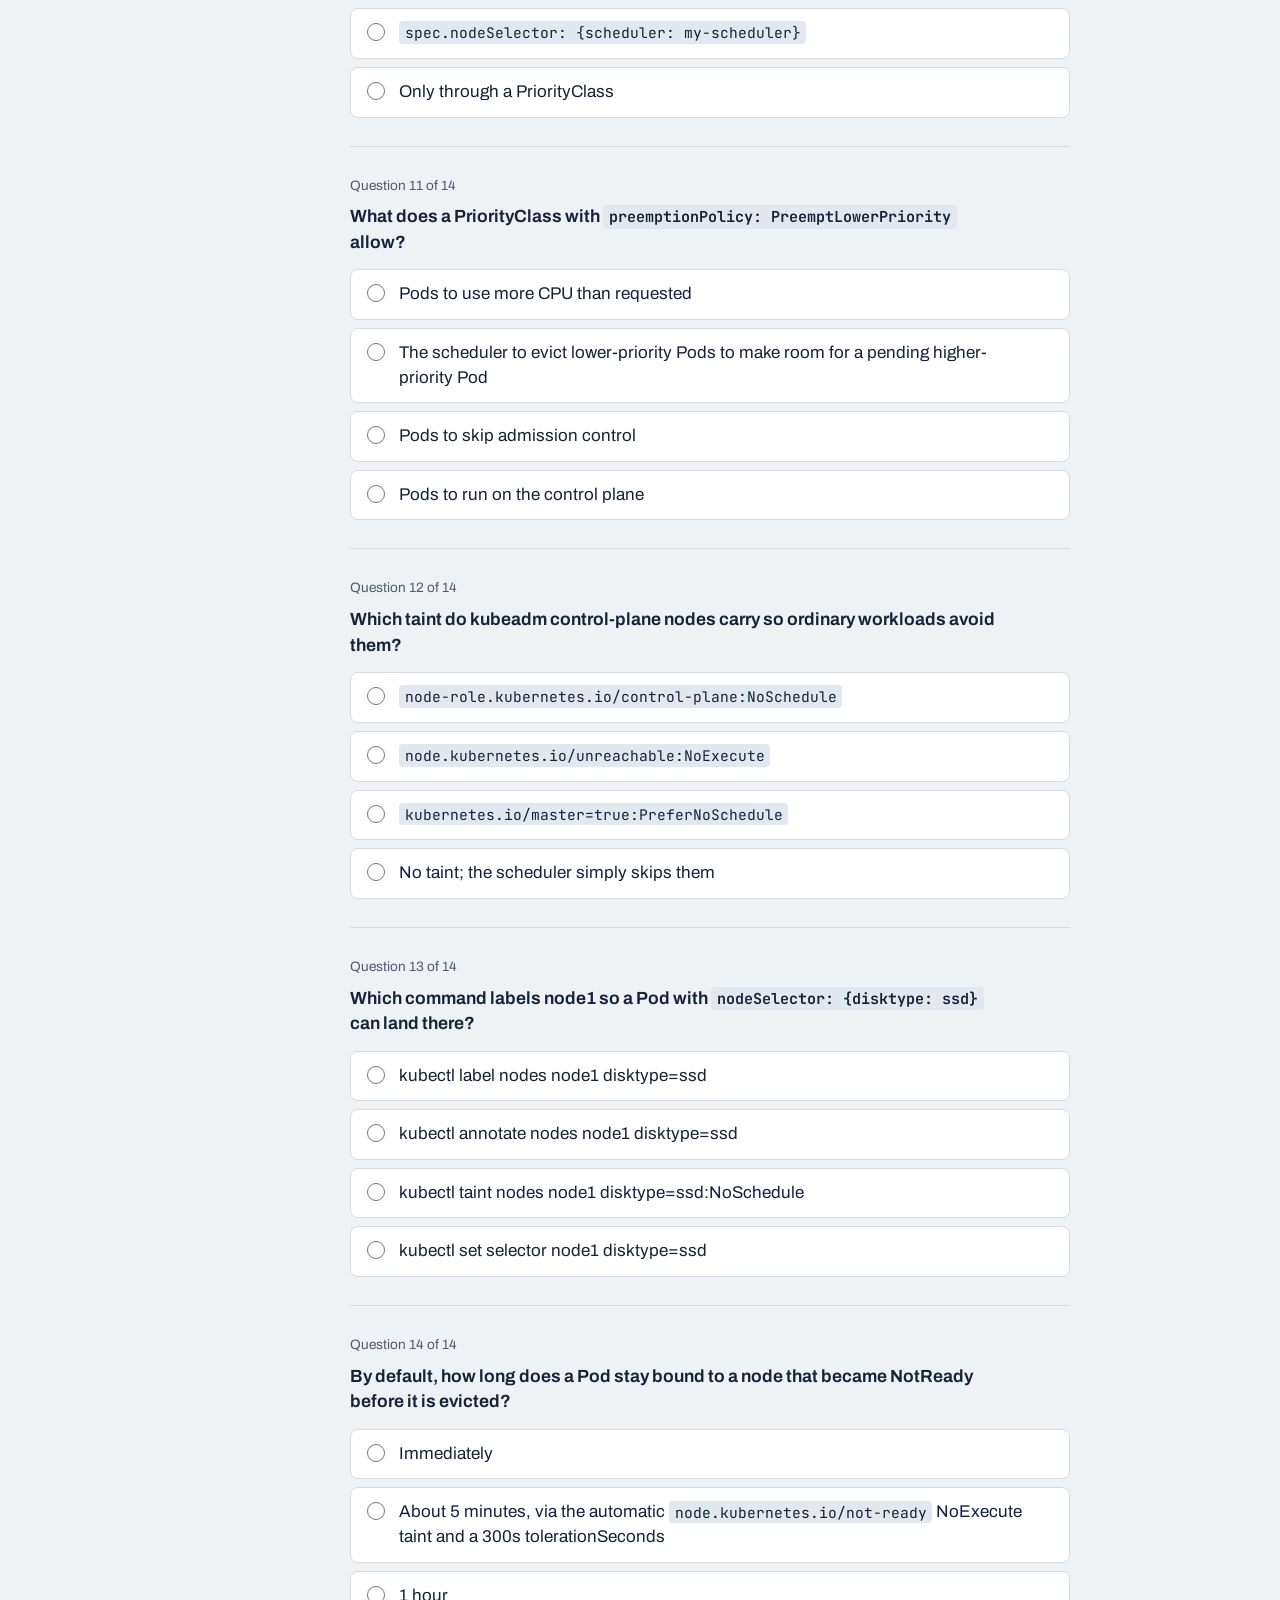
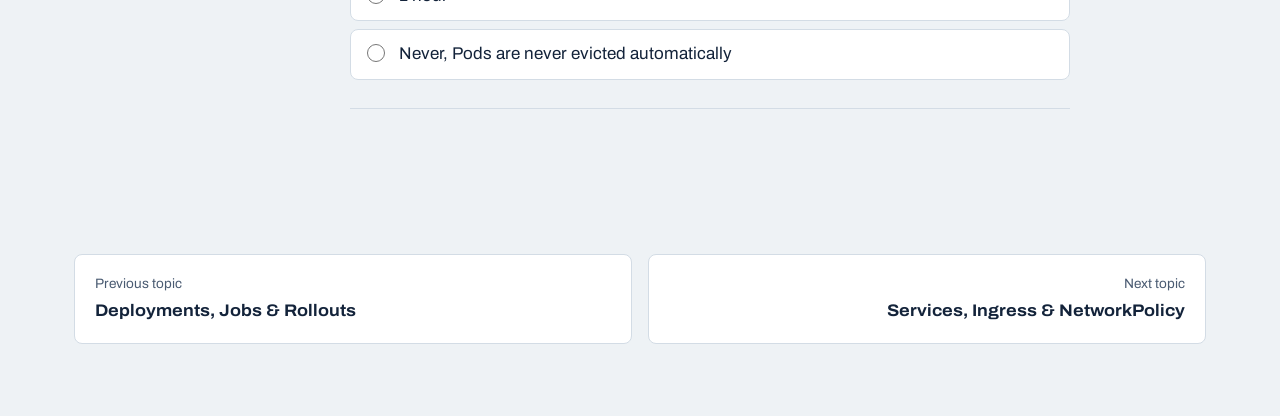
<file: study/04-scheduling.html>
<!doctype html>
<html lang="en">
<head>
<meta charset="utf-8">
<meta name="viewport" content="width=device-width,initial-scale=1">
<title>Scheduling, Taints &amp; Affinity | K8s Study</title>
<link rel="preconnect" href="https://fonts.googleapis.com">
<link rel="preconnect" href="https://fonts.gstatic.com" crossorigin>
<link rel="stylesheet" href="https://fonts.googleapis.com/css2?family=Archivo:wdth,wght@62..125,100..900&family=JetBrains+Mono:wght@400;600&display=swap">
<link rel="stylesheet" href="assets/style.css">
</head>
<body data-topic="scheduling">
<header class="top"></header>
<main>
<article class="lesson">
  <span class="badge">CKA</span>
  <h1>Scheduling, Taints &amp; Affinity</h1>
  <p class="lead">How Pods land on nodes, how to steer them, and what to look at when they stay Pending.</p>

  <h2>How the scheduler works</h2>
  <ol>
    <li>Watches for Pods with an empty <code>spec.nodeName</code>.</li>
    <li><strong>Filtering</strong>: removes nodes that cannot host the Pod (resources, taints, nodeSelector, required affinity, volume topology, ports).</li>
    <li><strong>Scoring</strong>: ranks remaining nodes (preferred affinity, spreading, image locality, least allocated).</li>
    <li><strong>Binding</strong>: writes <code>nodeName</code>; the kubelet takes over.</li>
  </ol>
  <p>Set <code>spec.nodeName</code> yourself and the scheduler is bypassed entirely. Set <code>spec.schedulerName</code> to use another scheduler.</p>

  <h2>nodeSelector and node affinity</h2>
<pre><code>kubectl label nodes node2 disktype=ssd
kubectl get nodes --show-labels</code></pre>
<pre><code>spec:
  nodeSelector:
    disktype: ssd                      # simple AND of labels
  affinity:
    nodeAffinity:
      requiredDuringSchedulingIgnoredDuringExecution:     # hard
        nodeSelectorTerms:
          - matchExpressions:
              - { key: topology.kubernetes.io/zone, operator: In, values: [eu-west-1a, eu-west-1b] }
      preferredDuringSchedulingIgnoredDuringExecution:    # soft, weighted 1-100
        - weight: 80
          preference:
            matchExpressions:
              - { key: disktype, operator: In, values: [ssd] }</code></pre>
  <p>Operators: <code>In</code>, <code>NotIn</code>, <code>Exists</code>, <code>DoesNotExist</code>, <code>Gt</code>, <code>Lt</code>. Multiple <code>nodeSelectorTerms</code> are ORed; expressions inside one term are ANDed.</p>

  <h2>Pod affinity and anti-affinity</h2>
<pre><code>affinity:
  podAntiAffinity:
    requiredDuringSchedulingIgnoredDuringExecution:
      - labelSelector:
          matchLabels: { app: web }
        topologyKey: kubernetes.io/hostname       # one web Pod per node
  podAffinity:
    preferredDuringSchedulingIgnoredDuringExecution:
      - weight: 100
        podAffinityTerm:
          labelSelector: { matchLabels: { app: cache } }
          topologyKey: topology.kubernetes.io/zone  # prefer same zone as cache</code></pre>
<pre><code>topologySpreadConstraints:               # modern way to spread evenly
  - maxSkew: 1
    topologyKey: kubernetes.io/hostname
    whenUnsatisfiable: DoNotSchedule       # or ScheduleAnyway
    labelSelector: { matchLabels: { app: web } }</code></pre>

  <h2>Taints and tolerations</h2>
  <p>Taints live on <strong>nodes</strong> and repel Pods. Tolerations live on <strong>Pods</strong> and allow (not force) scheduling onto tainted nodes.</p>
<pre><code>kubectl taint nodes node1 dedicated=gpu:NoSchedule        # add
kubectl taint nodes node1 dedicated=gpu:NoSchedule-       # remove (trailing dash)
kubectl describe node node1 | grep -i taints
kubectl taint nodes --all node-role.kubernetes.io/control-plane-   # allow workloads on control plane</code></pre>
  <table>
    <tr><th>Effect</th><th>New Pods</th><th>Running Pods</th></tr>
    <tr><td><code>NoSchedule</code></td><td>Blocked unless tolerated</td><td>Untouched</td></tr>
    <tr><td><code>PreferNoSchedule</code></td><td>Avoided if possible</td><td>Untouched</td></tr>
    <tr><td><code>NoExecute</code></td><td>Blocked</td><td>Evicted unless tolerated (optionally after <code>tolerationSeconds</code>)</td></tr>
  </table>
<pre><code>tolerations:
  - key: dedicated
    operator: Equal          # Equal needs value; Exists does not
    value: gpu
    effect: NoSchedule
  - key: node.kubernetes.io/not-ready
    operator: Exists
    effect: NoExecute
    tolerationSeconds: 60    # default is 300 for not-ready / unreachable</code></pre>
  <div class="callout">Pattern for dedicated nodes: taint the node <strong>and</strong> add a nodeSelector/affinity on the Pod. The taint keeps others out; the selector keeps your Pod in.</div>

  <h2>Static Pods</h2>
  <ul>
    <li>Created by the kubelet from files in <code>staticPodPath</code> (<code>/etc/kubernetes/manifests</code>). Find the path in <code>/var/lib/kubelet/config.yaml</code>.</li>
    <li>The API server shows a read-only <strong>mirror Pod</strong> named <code>&lt;name&gt;-&lt;nodename&gt;</code>. Deleting it with kubectl is useless; move or delete the file on the node.</li>
    <li>Control-plane components on kubeadm are static Pods. A typo in their manifest is a classic troubleshooting task.</li>
  </ul>
<pre><code>kubectl run static-web --image=nginx --dry-run=client -o yaml | sudo tee /etc/kubernetes/manifests/static-web.yaml
sudo systemctl restart kubelet     # usually not needed, the kubelet watches the directory</code></pre>

  <h2>Priority and preemption</h2>
<pre><code>apiVersion: scheduling.k8s.io/v1
kind: PriorityClass
metadata: { name: high }
value: 100000
globalDefault: false
preemptionPolicy: PreemptLowerPriority     # or Never
description: "Critical services"
---
# in the Pod spec
spec:
  priorityClassName: high</code></pre>

  <h2>Node maintenance</h2>
<pre><code>kubectl cordon node1                                   # SchedulingDisabled, nothing new lands
kubectl drain node1 --ignore-daemonsets --delete-emptydir-data --force   # evict everything
# ... upgrade / reboot ...
kubectl uncordon node1</code></pre>
  <p><code>--force</code> is needed for Pods without a controller (bare Pods). PodDisruptionBudgets can block a drain; check with <code>kubectl get pdb -A</code>.</p>

  <h2>Why is my Pod Pending?</h2>
<pre><code>kubectl describe pod web | sed -n '/Events/,$p'</code></pre>
  <ul>
    <li><code>Insufficient cpu/memory</code> → lower requests or add capacity.</li>
    <li><code>node(s) had untolerated taint</code> → add a toleration or remove the taint.</li>
    <li><code>didn't match Pod's node affinity/selector</code> → fix labels.</li>
    <li><code>unbound immediate PersistentVolumeClaims</code> → PVC is Pending (see Storage).</li>
    <li>No events at all → the scheduler itself is down (<code>kubectl -n kube-system get pods</code>).</li>
  </ul>
</article>

<section class="quiz-wrap" id="quiz-section">
  <h2>QCM — test yourself</h2>
  <p class="muted">Single-answer questions use radio buttons. Questions marked "select all that apply" need every correct box ticked.</p>
  <div id="quiz"></div>
</section>
</main>
<footer class="bottom"></footer>
<script src="questions/scheduling.js"></script>
<script src="assets/app.js"></script>
</body>
</html>
</file>
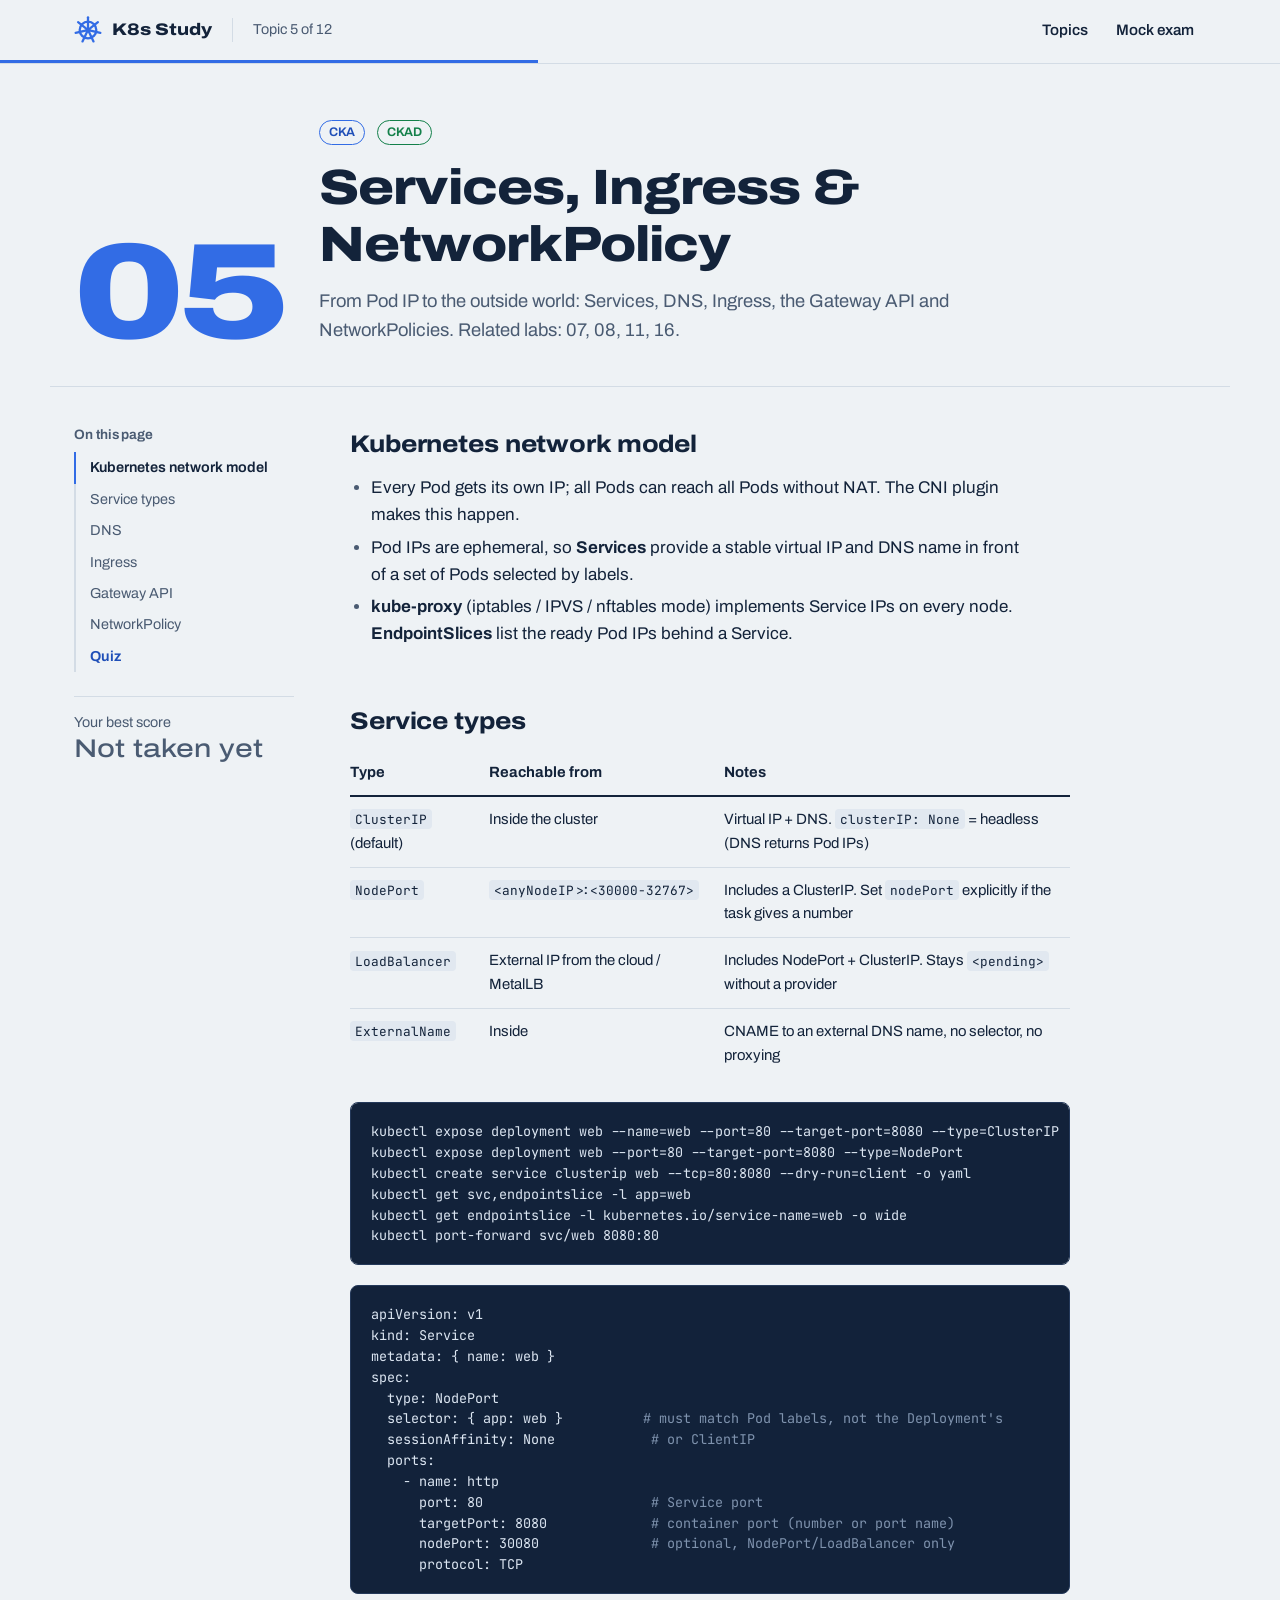
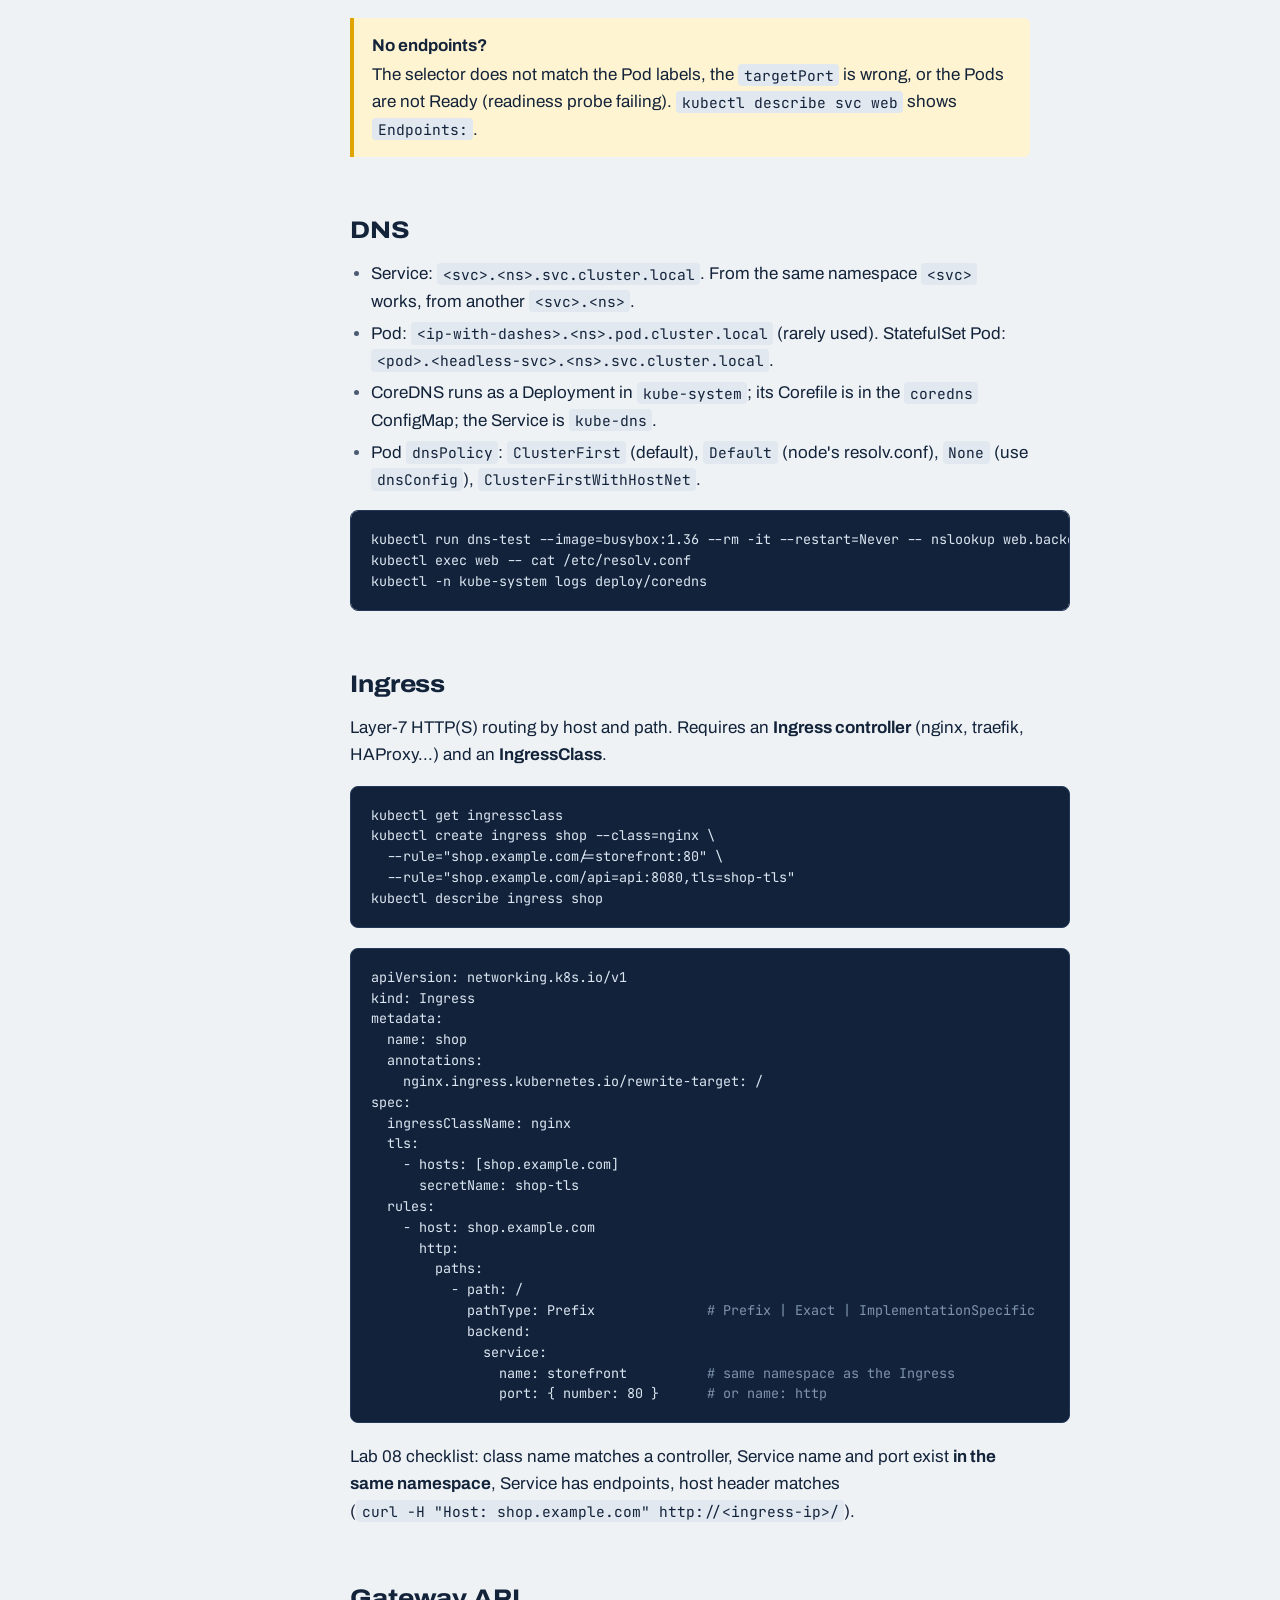
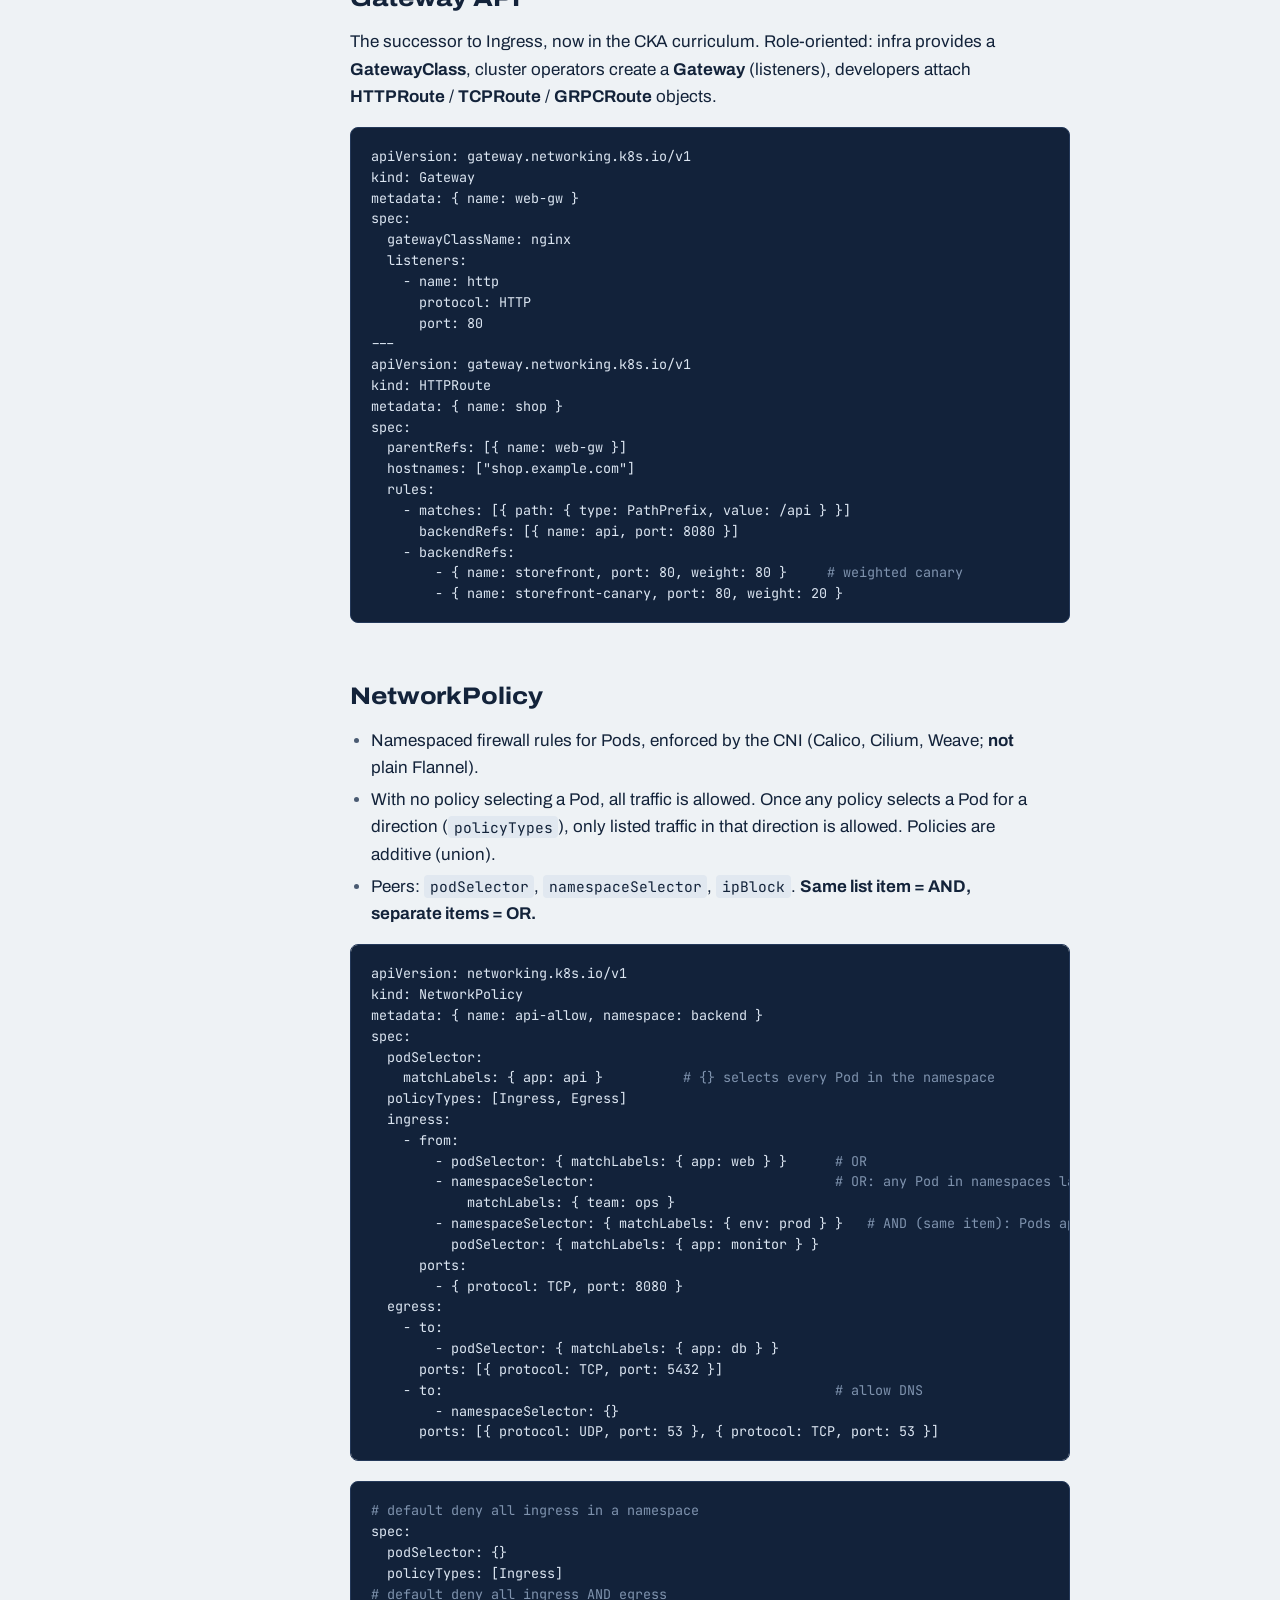
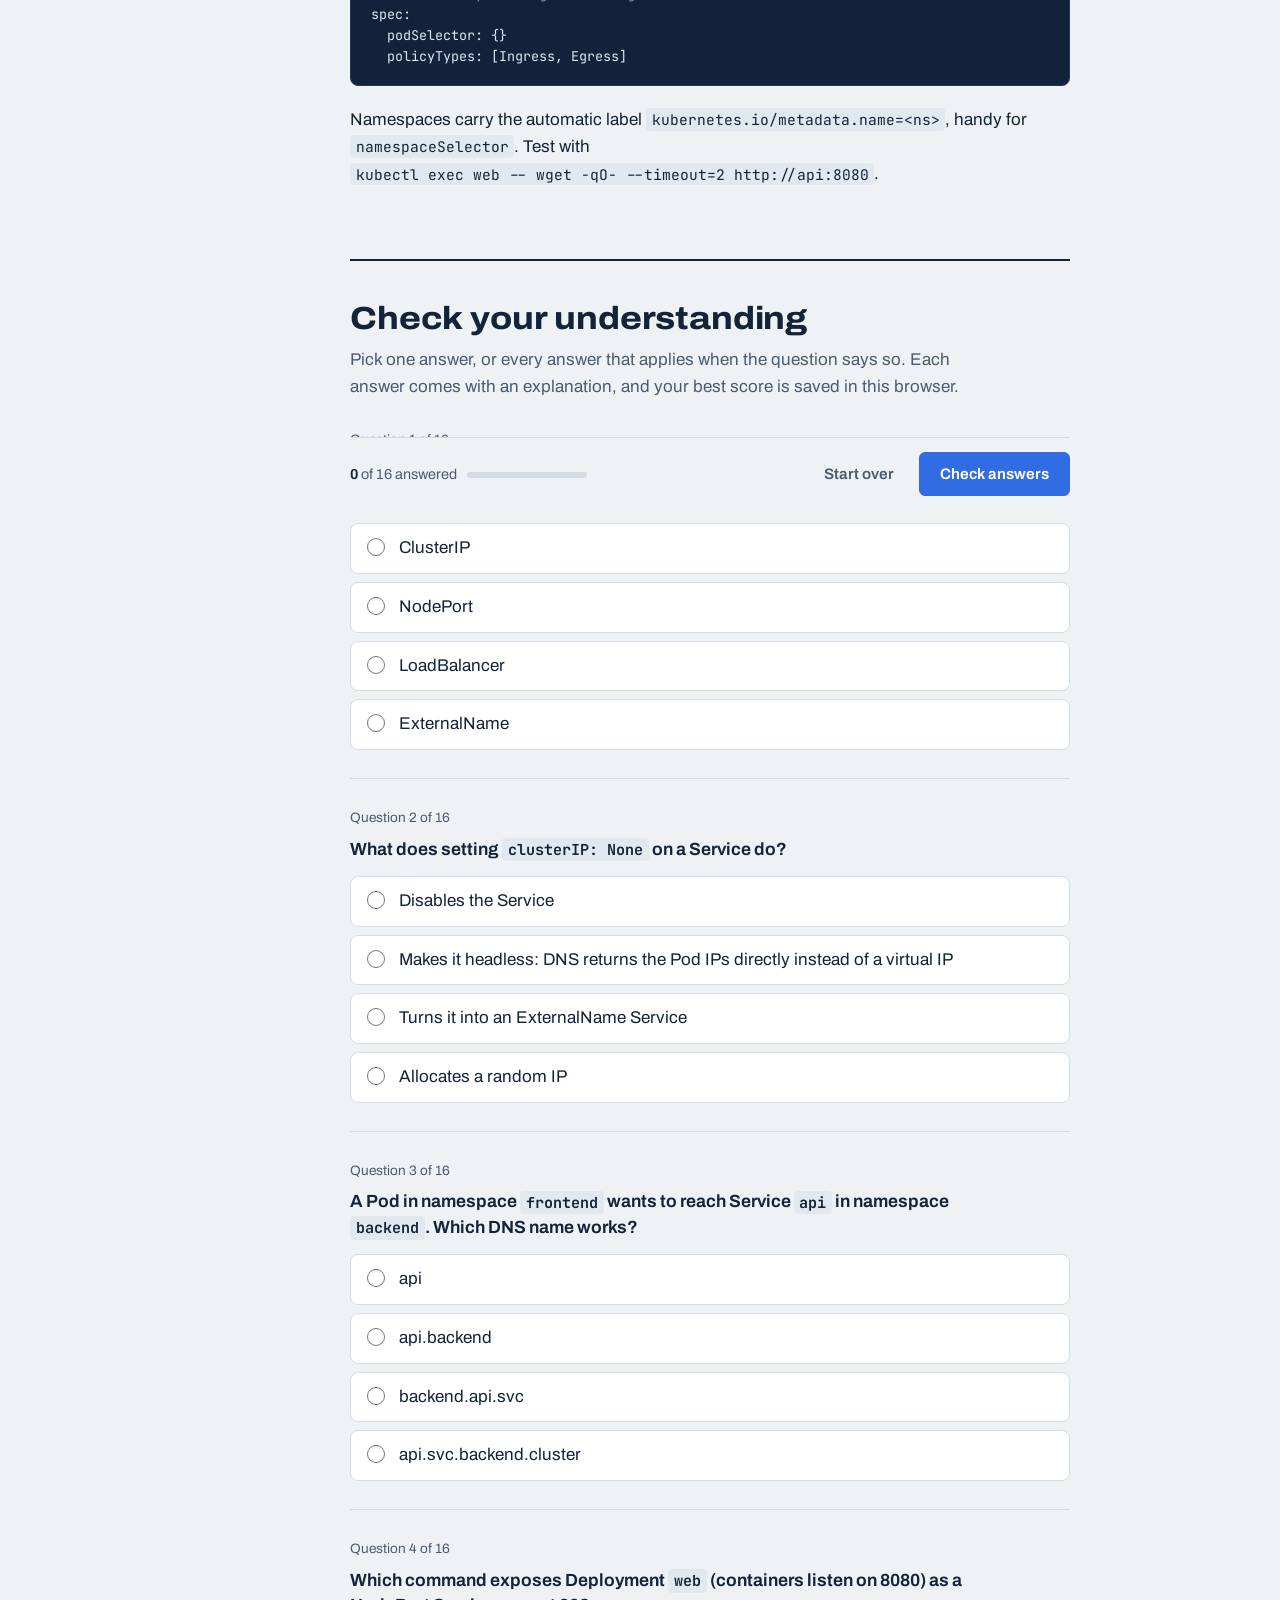
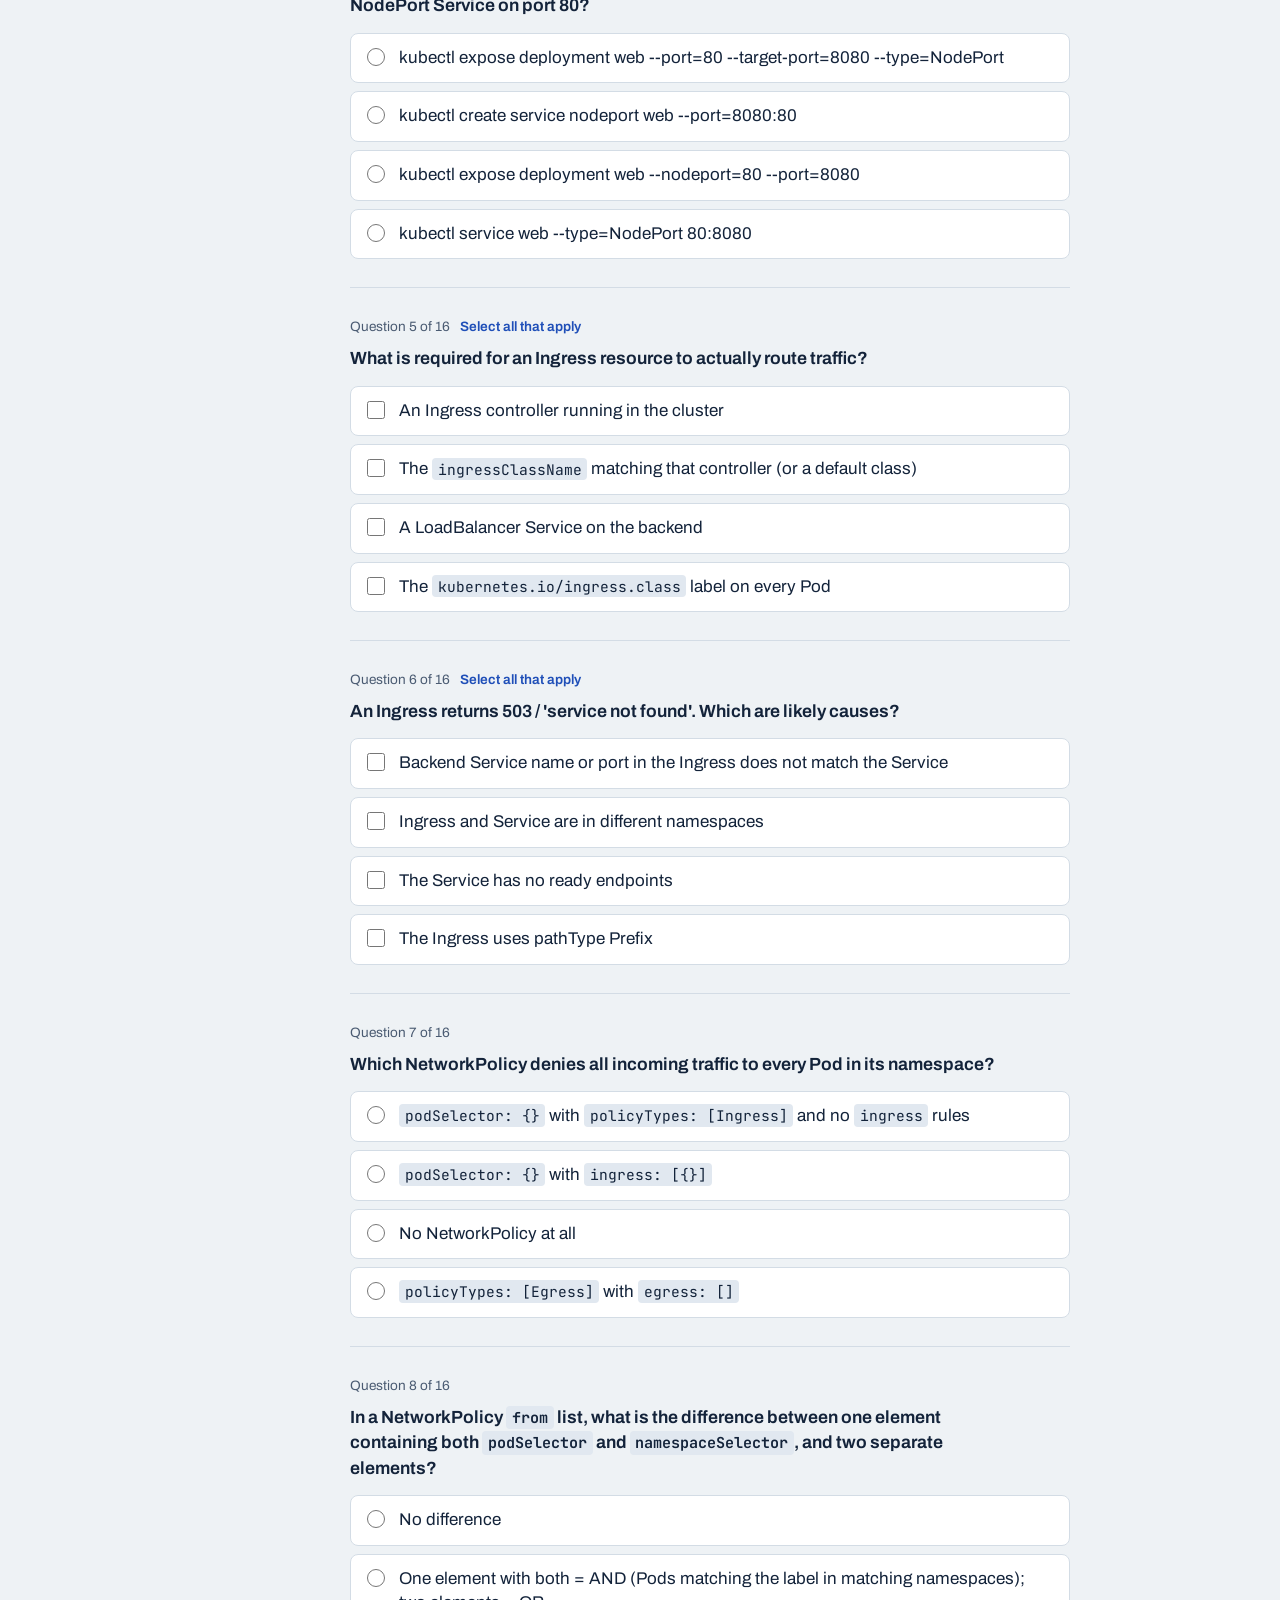
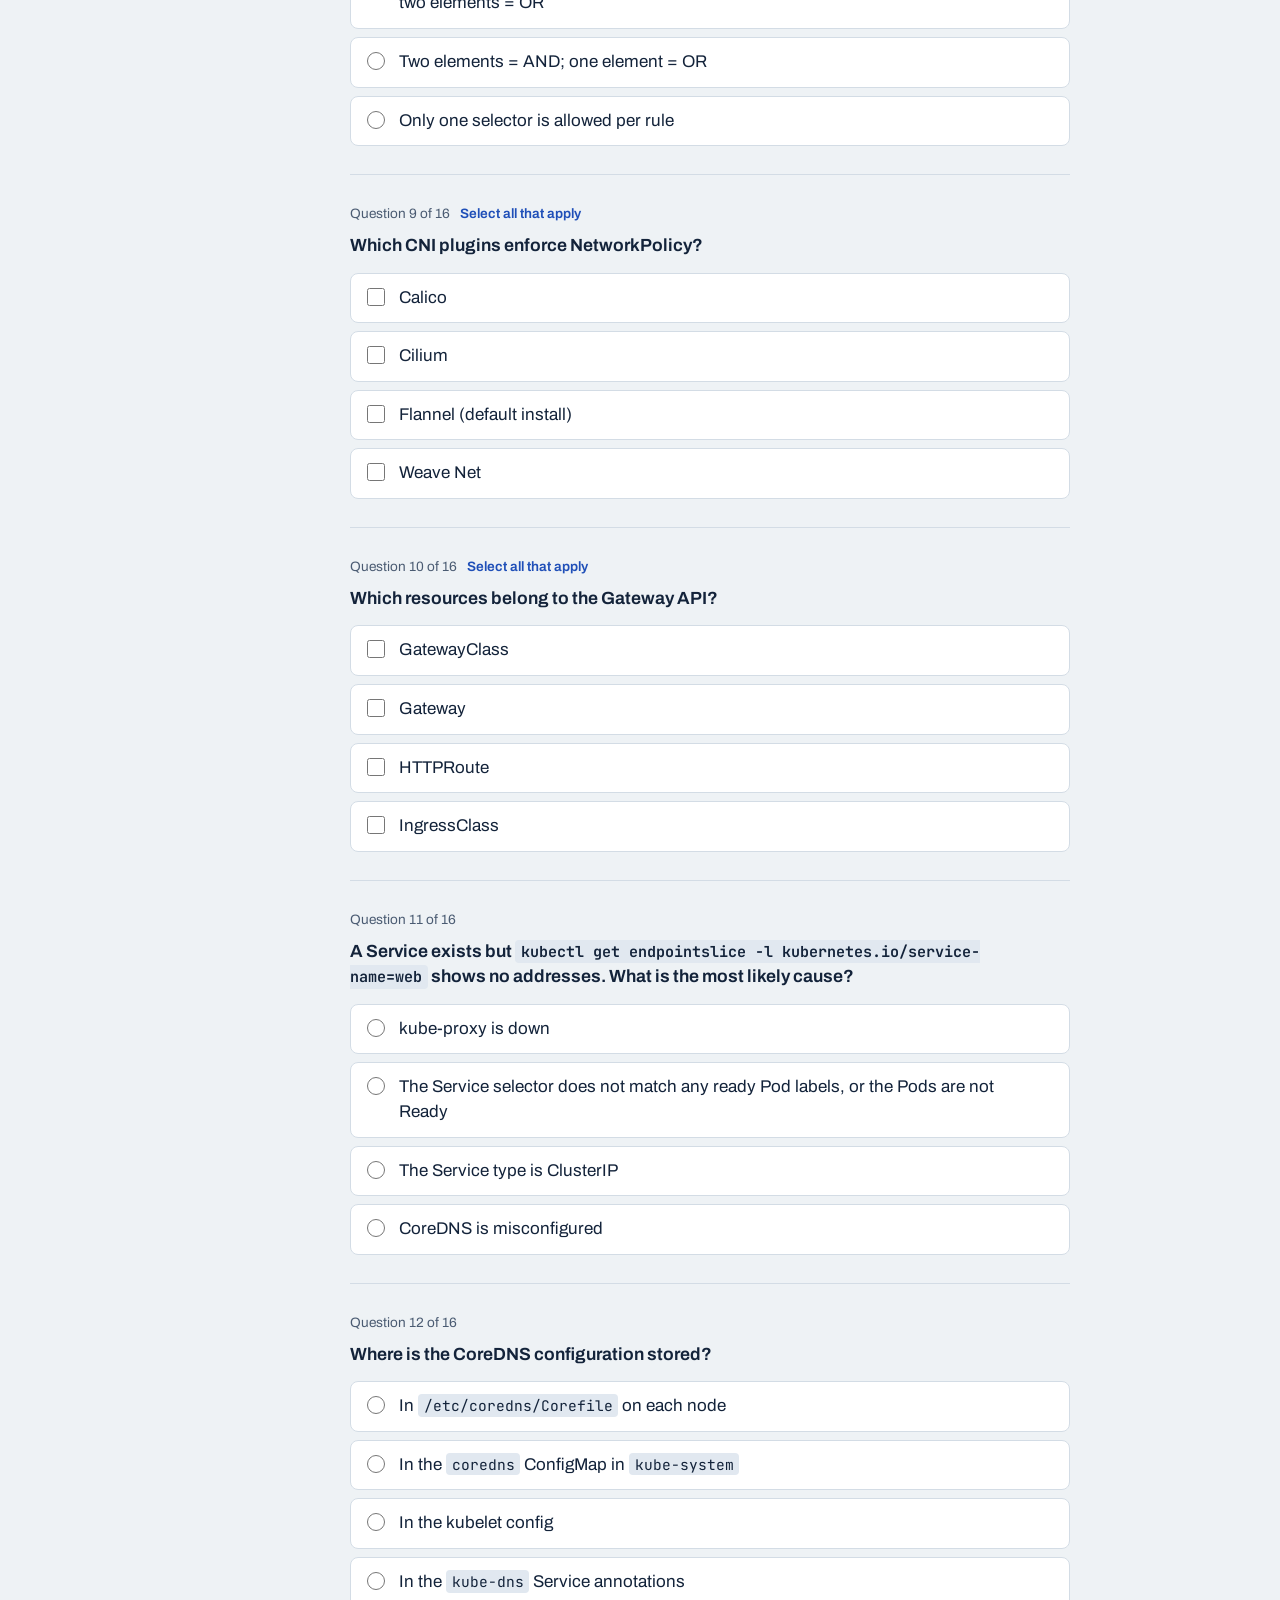
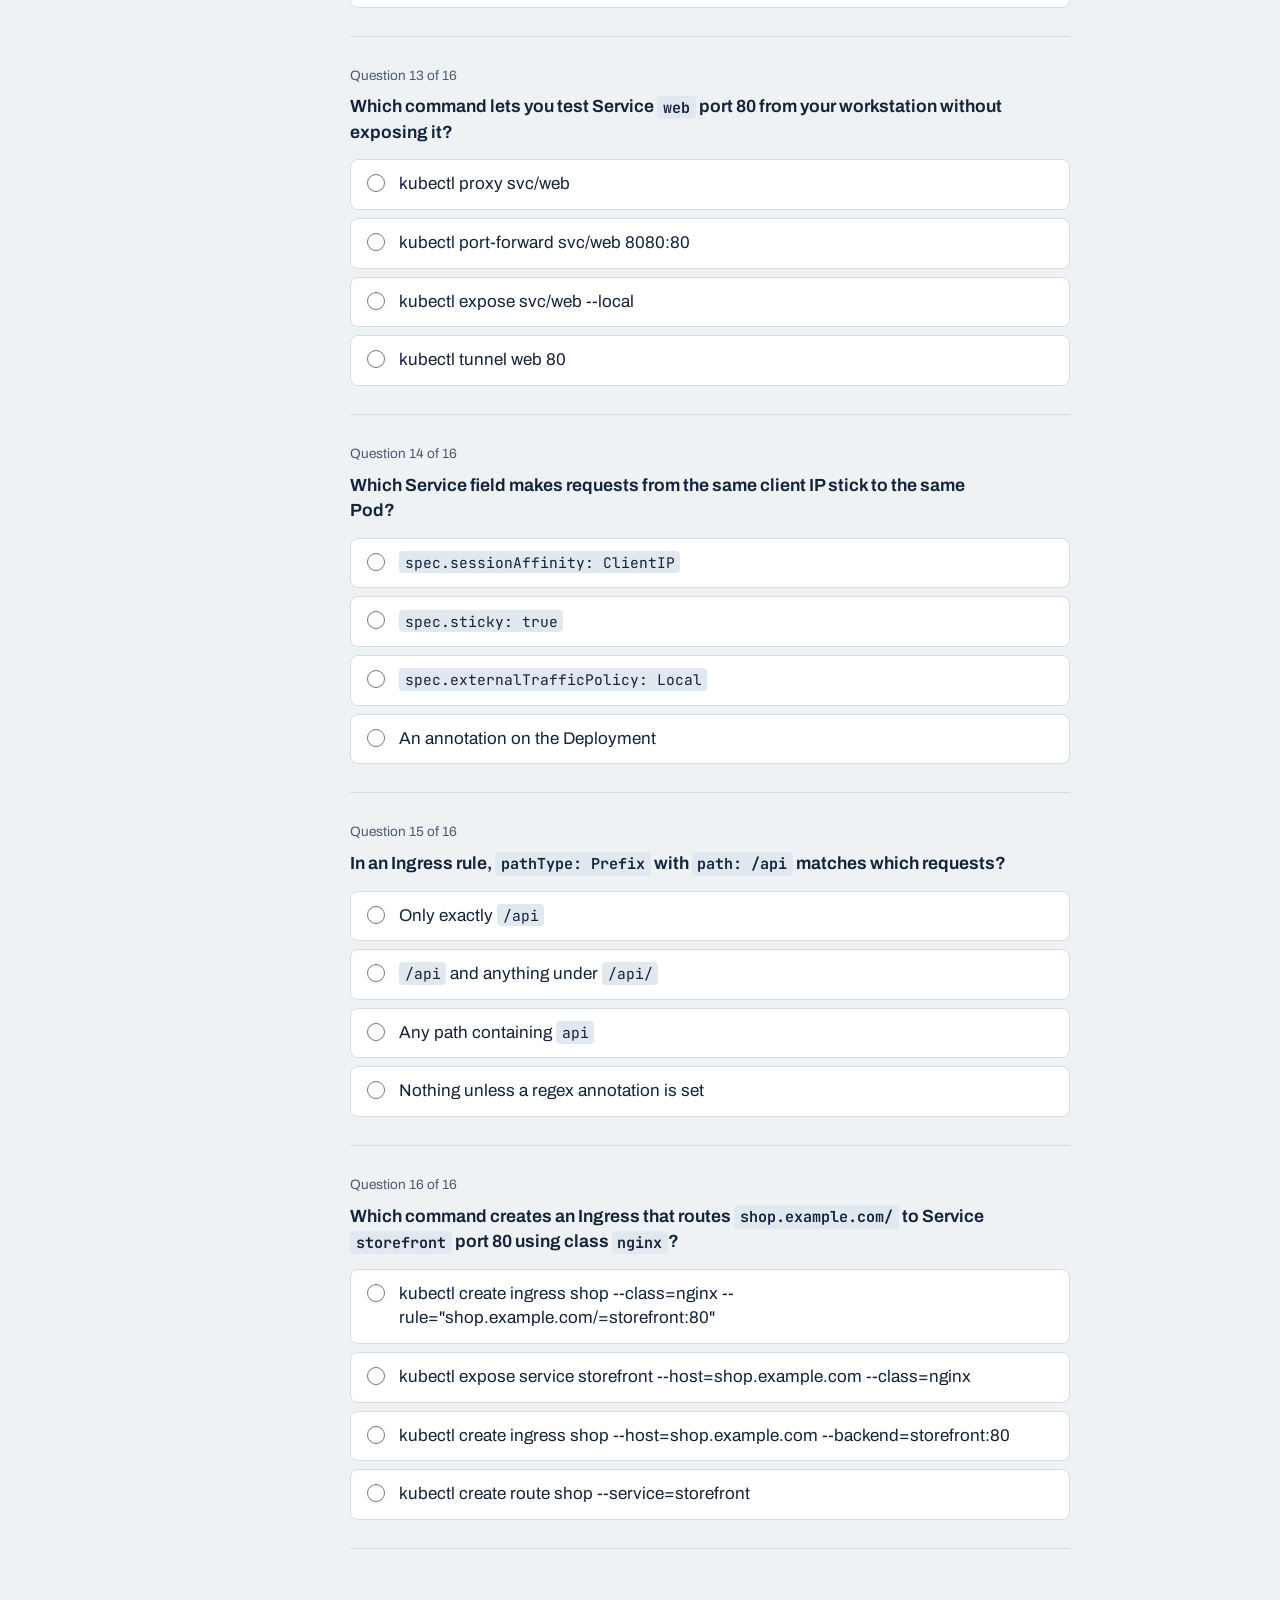
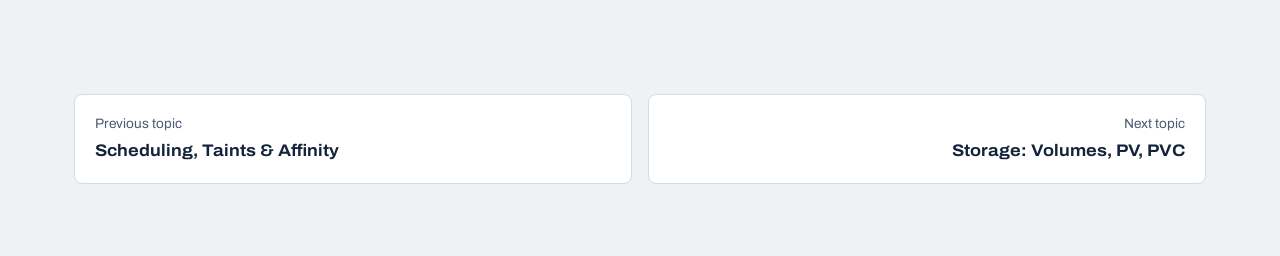
<file: study/05-networking.html>
<!doctype html>
<html lang="en">
<head>
<meta charset="utf-8">
<meta name="viewport" content="width=device-width,initial-scale=1">
<title>Services, Ingress &amp; NetworkPolicy | K8s Study</title>
<link rel="preconnect" href="https://fonts.googleapis.com">
<link rel="preconnect" href="https://fonts.gstatic.com" crossorigin>
<link rel="stylesheet" href="https://fonts.googleapis.com/css2?family=Archivo:wdth,wght@62..125,100..900&family=JetBrains+Mono:wght@400;600&display=swap">
<link rel="stylesheet" href="assets/style.css">
</head>
<body data-topic="networking">
<header class="top"></header>
<main>
<article class="lesson">
  <span class="badge">CKA · CKAD</span>
  <h1>Services, Ingress &amp; NetworkPolicy</h1>
  <p class="lead">From Pod IP to the outside world: Services, DNS, Ingress, the Gateway API and NetworkPolicies. Related labs: 07, 08, 11, 16.</p>

  <h2>Kubernetes network model</h2>
  <ul>
    <li>Every Pod gets its own IP; all Pods can reach all Pods without NAT. The CNI plugin makes this happen.</li>
    <li>Pod IPs are ephemeral, so <strong>Services</strong> provide a stable virtual IP and DNS name in front of a set of Pods selected by labels.</li>
    <li><strong>kube-proxy</strong> (iptables / IPVS / nftables mode) implements Service IPs on every node. <strong>EndpointSlices</strong> list the ready Pod IPs behind a Service.</li>
  </ul>

  <h2>Service types</h2>
  <table>
    <tr><th>Type</th><th>Reachable from</th><th>Notes</th></tr>
    <tr><td><code>ClusterIP</code> (default)</td><td>Inside the cluster</td><td>Virtual IP + DNS. <code>clusterIP: None</code> = headless (DNS returns Pod IPs)</td></tr>
    <tr><td><code>NodePort</code></td><td><code>&lt;anyNodeIP&gt;:&lt;30000-32767&gt;</code></td><td>Includes a ClusterIP. Set <code>nodePort</code> explicitly if the task gives a number</td></tr>
    <tr><td><code>LoadBalancer</code></td><td>External IP from the cloud / MetalLB</td><td>Includes NodePort + ClusterIP. Stays <code>&lt;pending&gt;</code> without a provider</td></tr>
    <tr><td><code>ExternalName</code></td><td>Inside</td><td>CNAME to an external DNS name, no selector, no proxying</td></tr>
  </table>
<pre><code>kubectl expose deployment web --name=web --port=80 --target-port=8080 --type=ClusterIP
kubectl expose deployment web --port=80 --target-port=8080 --type=NodePort
kubectl create service clusterip web --tcp=80:8080 --dry-run=client -o yaml
kubectl get svc,endpointslice -l app=web
kubectl get endpointslice -l kubernetes.io/service-name=web -o wide
kubectl port-forward svc/web 8080:80</code></pre>
<pre><code>apiVersion: v1
kind: Service
metadata: { name: web }
spec:
  type: NodePort
  selector: { app: web }          # must match Pod labels, not the Deployment's
  sessionAffinity: None            # or ClientIP
  ports:
    - name: http
      port: 80                     # Service port
      targetPort: 8080             # container port (number or port name)
      nodePort: 30080              # optional, NodePort/LoadBalancer only
      protocol: TCP</code></pre>
  <div class="callout warn"><strong>No endpoints?</strong> The selector does not match the Pod labels, the <code>targetPort</code> is wrong, or the Pods are not Ready (readiness probe failing). <code>kubectl describe svc web</code> shows <code>Endpoints:</code>.</div>

  <h2>DNS</h2>
  <ul>
    <li>Service: <code>&lt;svc&gt;.&lt;ns&gt;.svc.cluster.local</code>. From the same namespace <code>&lt;svc&gt;</code> works, from another <code>&lt;svc&gt;.&lt;ns&gt;</code>.</li>
    <li>Pod: <code>&lt;ip-with-dashes&gt;.&lt;ns&gt;.pod.cluster.local</code> (rarely used). StatefulSet Pod: <code>&lt;pod&gt;.&lt;headless-svc&gt;.&lt;ns&gt;.svc.cluster.local</code>.</li>
    <li>CoreDNS runs as a Deployment in <code>kube-system</code>; its Corefile is in the <code>coredns</code> ConfigMap; the Service is <code>kube-dns</code>.</li>
    <li>Pod <code>dnsPolicy</code>: <code>ClusterFirst</code> (default), <code>Default</code> (node's resolv.conf), <code>None</code> (use <code>dnsConfig</code>), <code>ClusterFirstWithHostNet</code>.</li>
  </ul>
<pre><code>kubectl run dns-test --image=busybox:1.36 --rm -it --restart=Never -- nslookup web.backend.svc.cluster.local
kubectl exec web -- cat /etc/resolv.conf
kubectl -n kube-system logs deploy/coredns</code></pre>

  <h2>Ingress</h2>
  <p>Layer-7 HTTP(S) routing by host and path. Requires an <strong>Ingress controller</strong> (nginx, traefik, HAProxy...) and an <strong>IngressClass</strong>.</p>
<pre><code>kubectl get ingressclass
kubectl create ingress shop --class=nginx \
  --rule="shop.example.com/=storefront:80" \
  --rule="shop.example.com/api=api:8080,tls=shop-tls"
kubectl describe ingress shop</code></pre>
<pre><code>apiVersion: networking.k8s.io/v1
kind: Ingress
metadata:
  name: shop
  annotations:
    nginx.ingress.kubernetes.io/rewrite-target: /
spec:
  ingressClassName: nginx
  tls:
    - hosts: [shop.example.com]
      secretName: shop-tls
  rules:
    - host: shop.example.com
      http:
        paths:
          - path: /
            pathType: Prefix              # Prefix | Exact | ImplementationSpecific
            backend:
              service:
                name: storefront          # same namespace as the Ingress
                port: { number: 80 }      # or name: http</code></pre>
  <p>Lab 08 checklist: class name matches a controller, Service name and port exist <strong>in the same namespace</strong>, Service has endpoints, host header matches (<code>curl -H "Host: shop.example.com" http://&lt;ingress-ip&gt;/</code>).</p>

  <h2>Gateway API</h2>
  <p>The successor to Ingress, now in the CKA curriculum. Role-oriented: infra provides a <strong>GatewayClass</strong>, cluster operators create a <strong>Gateway</strong> (listeners), developers attach <strong>HTTPRoute</strong> / <strong>TCPRoute</strong> / <strong>GRPCRoute</strong> objects.</p>
<pre><code>apiVersion: gateway.networking.k8s.io/v1
kind: Gateway
metadata: { name: web-gw }
spec:
  gatewayClassName: nginx
  listeners:
    - name: http
      protocol: HTTP
      port: 80
---
apiVersion: gateway.networking.k8s.io/v1
kind: HTTPRoute
metadata: { name: shop }
spec:
  parentRefs: [{ name: web-gw }]
  hostnames: ["shop.example.com"]
  rules:
    - matches: [{ path: { type: PathPrefix, value: /api } }]
      backendRefs: [{ name: api, port: 8080 }]
    - backendRefs:
        - { name: storefront, port: 80, weight: 80 }     # weighted canary
        - { name: storefront-canary, port: 80, weight: 20 }</code></pre>

  <h2>NetworkPolicy</h2>
  <ul>
    <li>Namespaced firewall rules for Pods, enforced by the CNI (Calico, Cilium, Weave; <strong>not</strong> plain Flannel).</li>
    <li>With no policy selecting a Pod, all traffic is allowed. Once any policy selects a Pod for a direction (<code>policyTypes</code>), only listed traffic in that direction is allowed. Policies are additive (union).</li>
    <li>Peers: <code>podSelector</code>, <code>namespaceSelector</code>, <code>ipBlock</code>. <strong>Same list item = AND, separate items = OR.</strong></li>
  </ul>
<pre><code>apiVersion: networking.k8s.io/v1
kind: NetworkPolicy
metadata: { name: api-allow, namespace: backend }
spec:
  podSelector:
    matchLabels: { app: api }          # {} selects every Pod in the namespace
  policyTypes: [Ingress, Egress]
  ingress:
    - from:
        - podSelector: { matchLabels: { app: web } }      # OR
        - namespaceSelector:                              # OR: any Pod in namespaces labelled team=ops
            matchLabels: { team: ops }
        - namespaceSelector: { matchLabels: { env: prod } }   # AND (same item): Pods app=monitor in prod namespaces
          podSelector: { matchLabels: { app: monitor } }
      ports:
        - { protocol: TCP, port: 8080 }
  egress:
    - to:
        - podSelector: { matchLabels: { app: db } }
      ports: [{ protocol: TCP, port: 5432 }]
    - to:                                                 # allow DNS
        - namespaceSelector: {}
      ports: [{ protocol: UDP, port: 53 }, { protocol: TCP, port: 53 }]</code></pre>
<pre><code># default deny all ingress in a namespace
spec:
  podSelector: {}
  policyTypes: [Ingress]
# default deny all ingress AND egress
spec:
  podSelector: {}
  policyTypes: [Ingress, Egress]</code></pre>
  <p>Namespaces carry the automatic label <code>kubernetes.io/metadata.name=&lt;ns&gt;</code>, handy for <code>namespaceSelector</code>. Test with <code>kubectl exec web -- wget -qO- --timeout=2 http://api:8080</code>.</p>
</article>

<section class="quiz-wrap" id="quiz-section">
  <h2>QCM — test yourself</h2>
  <p class="muted">Single-answer questions use radio buttons. Questions marked "select all that apply" need every correct box ticked.</p>
  <div id="quiz"></div>
</section>
</main>
<footer class="bottom"></footer>
<script src="questions/networking.js"></script>
<script src="assets/app.js"></script>
</body>
</html>
</file>
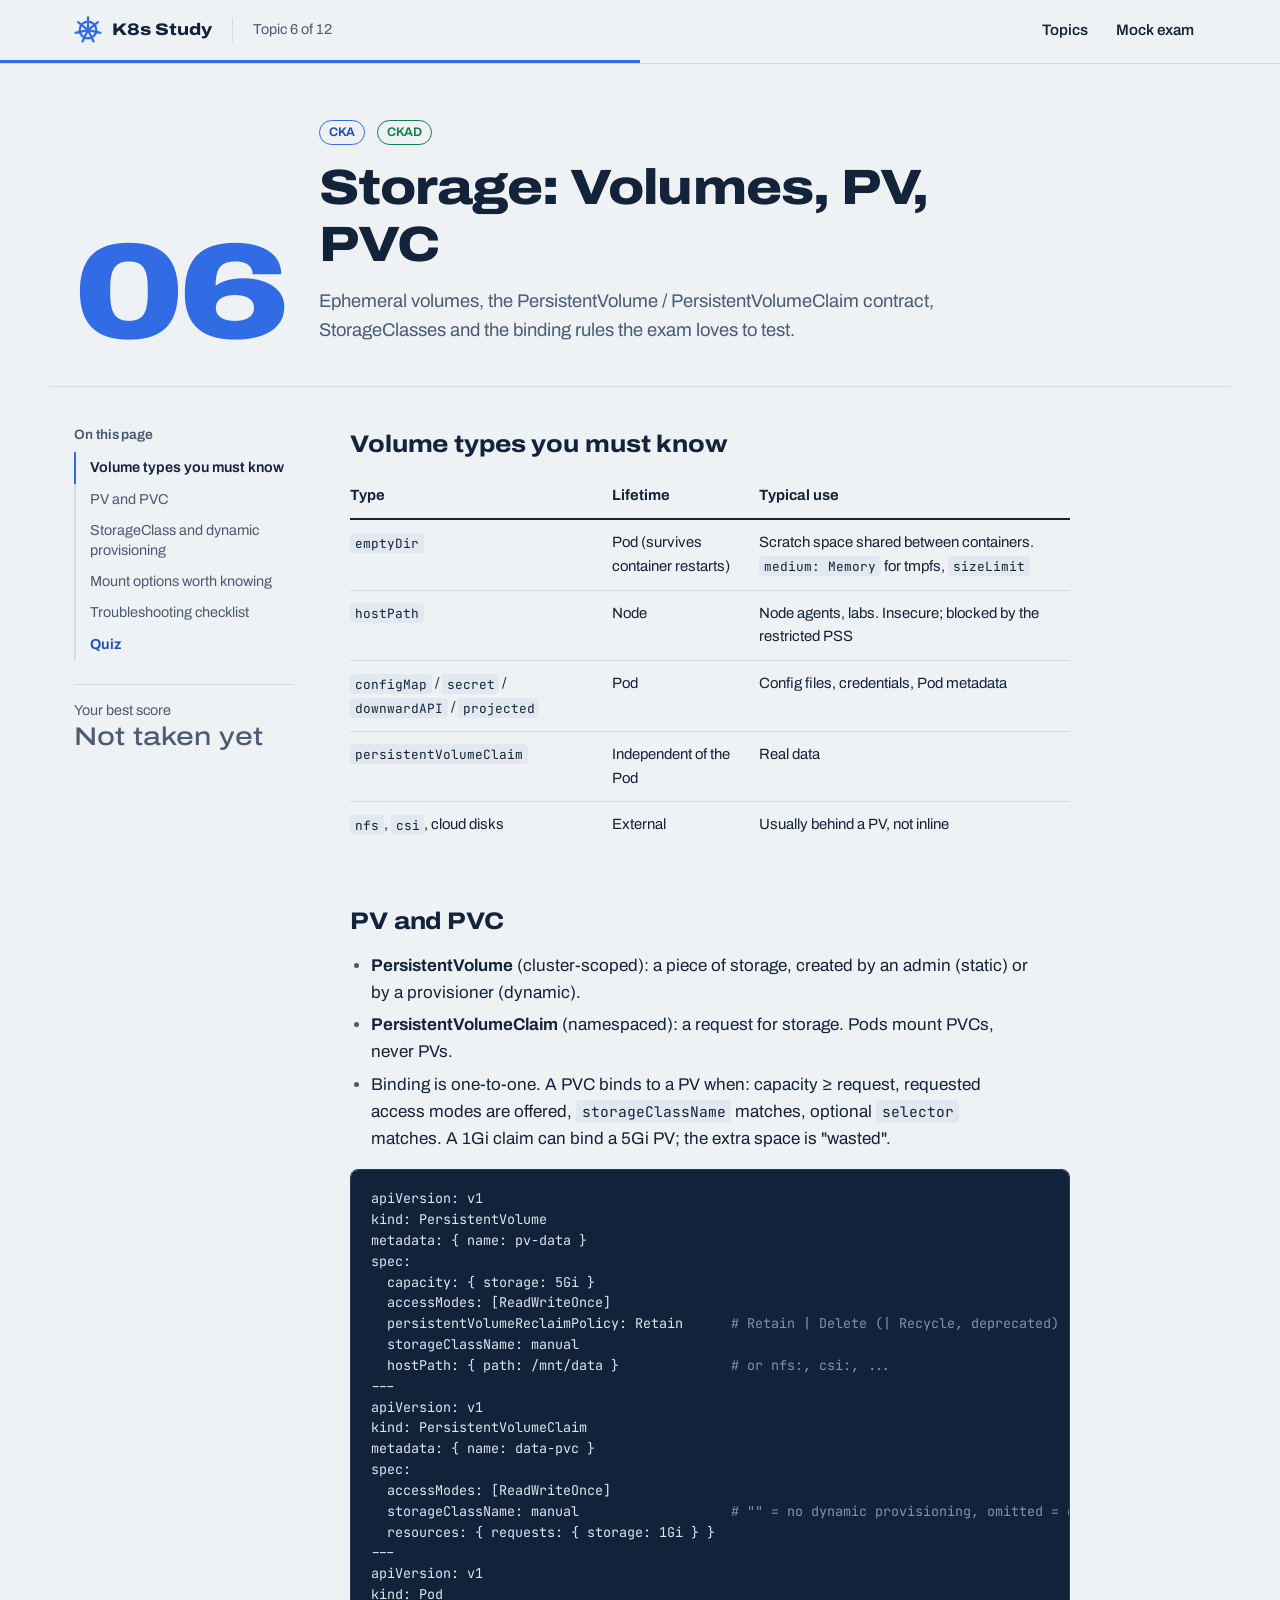
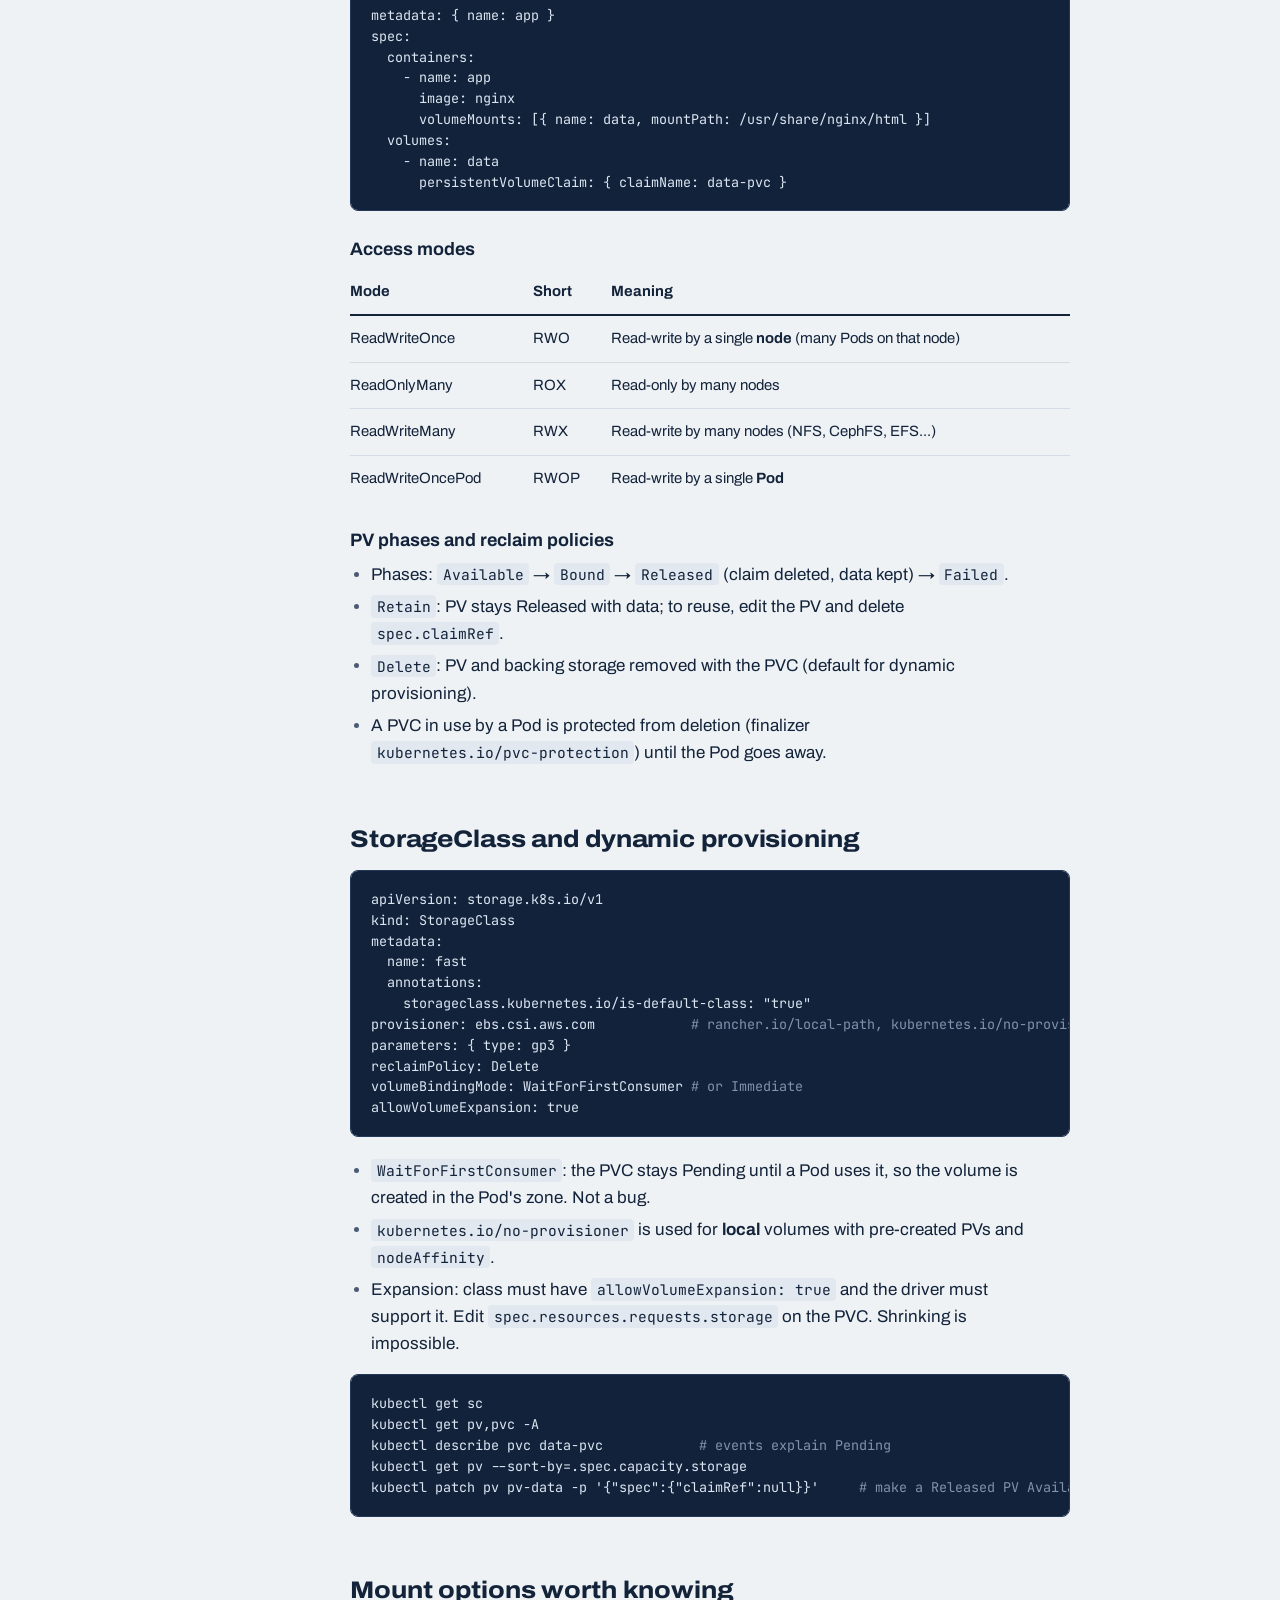
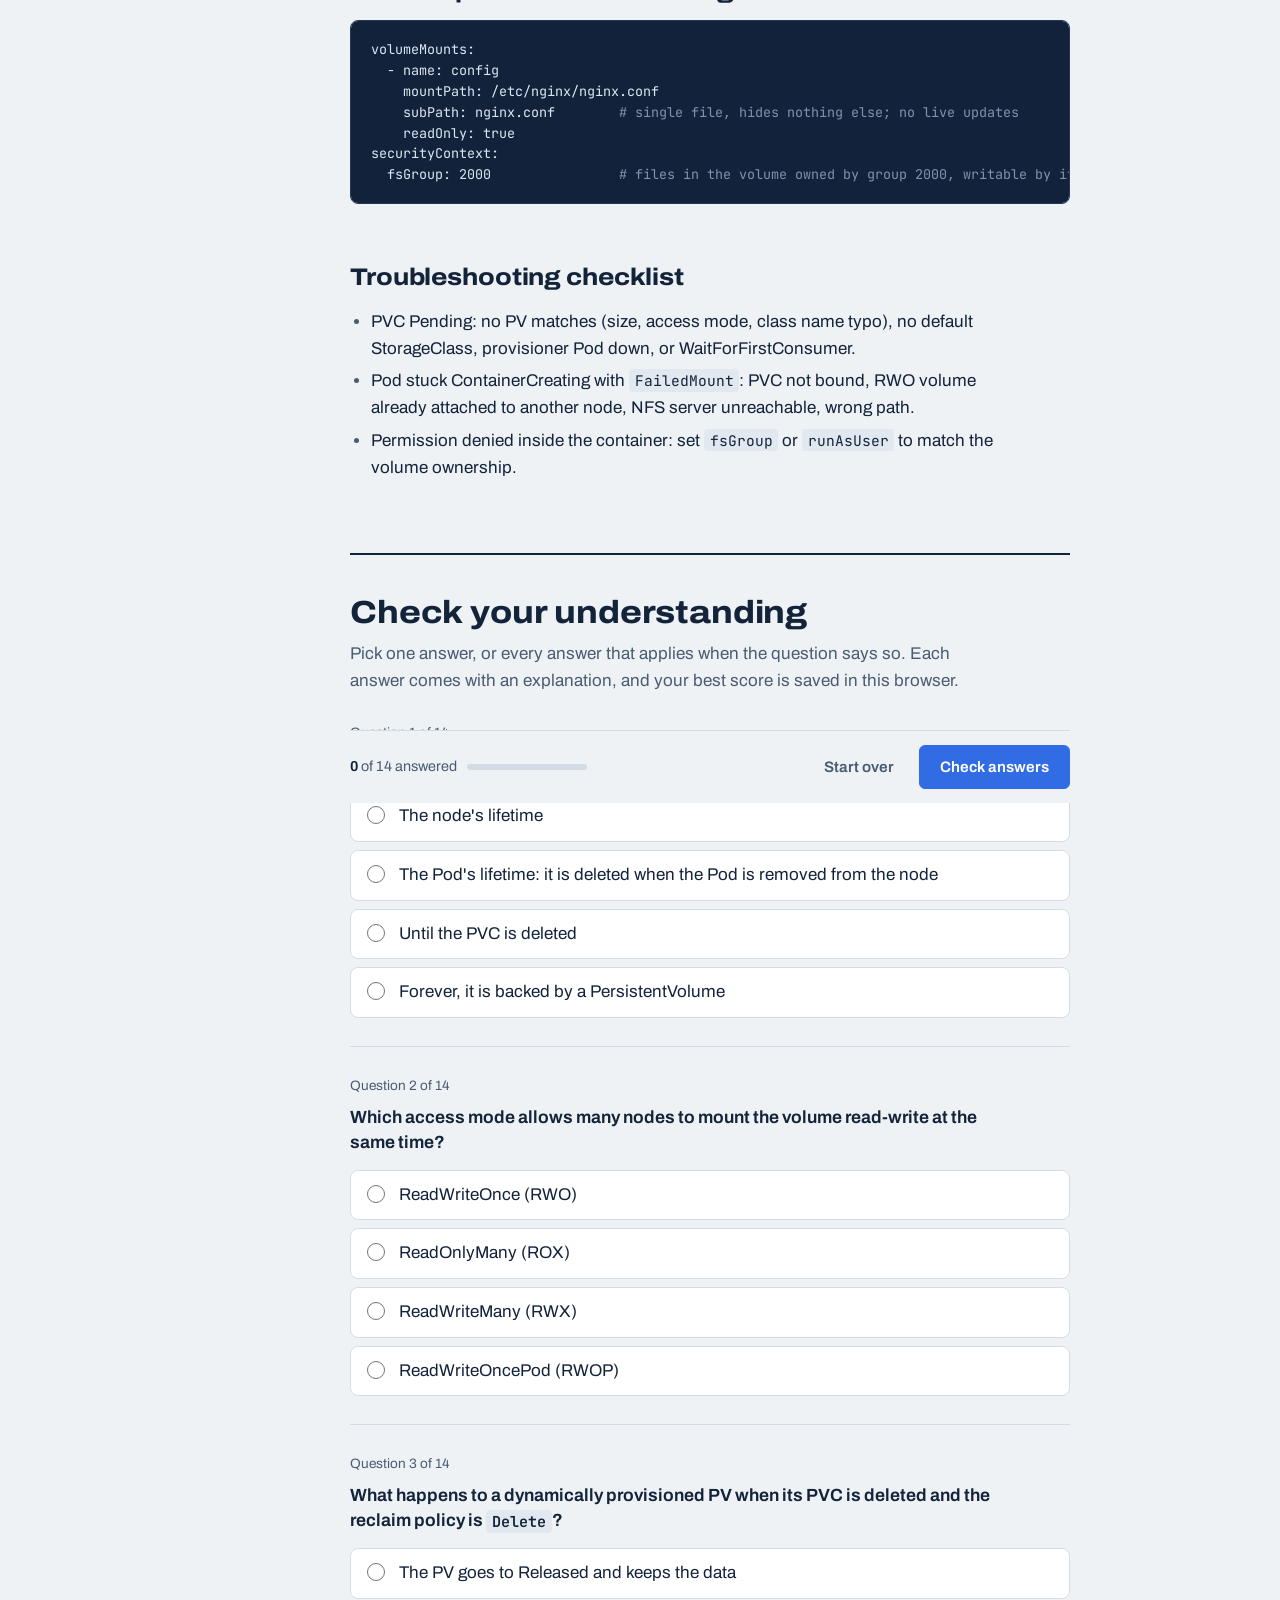
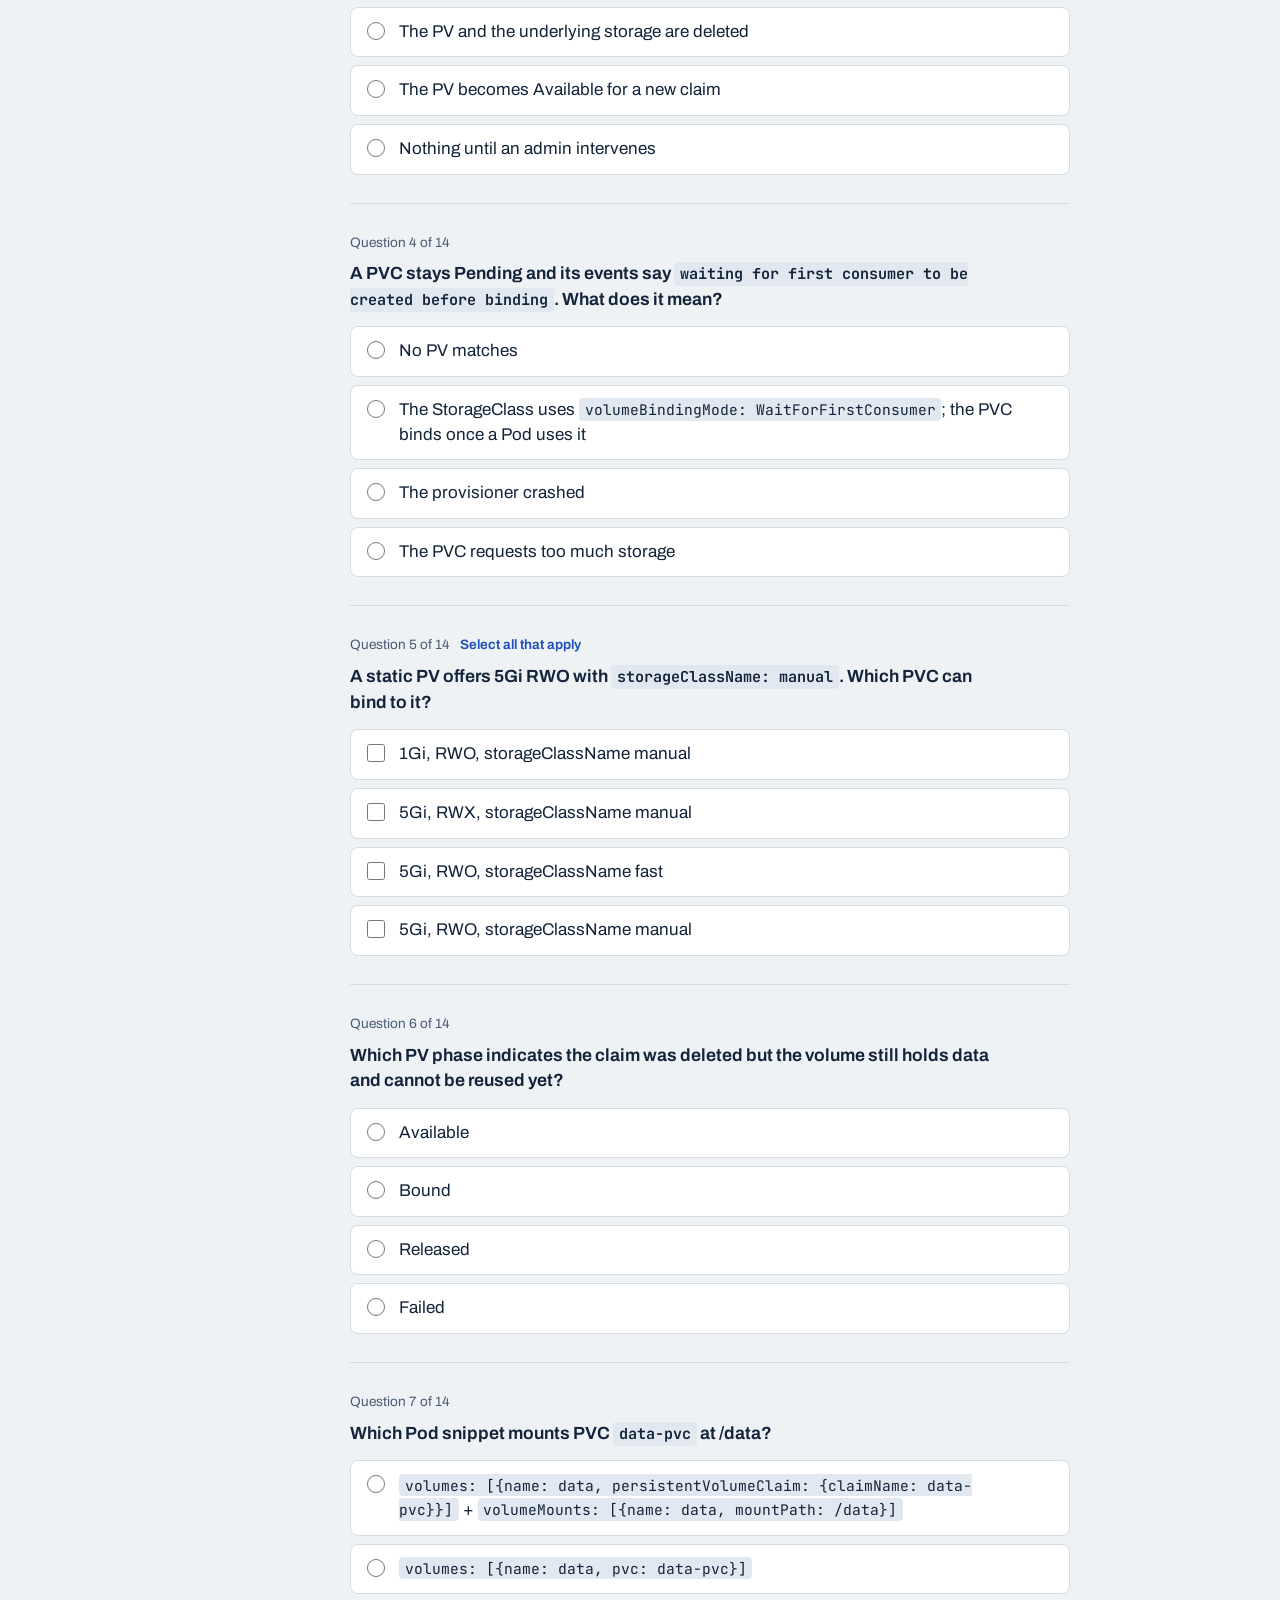
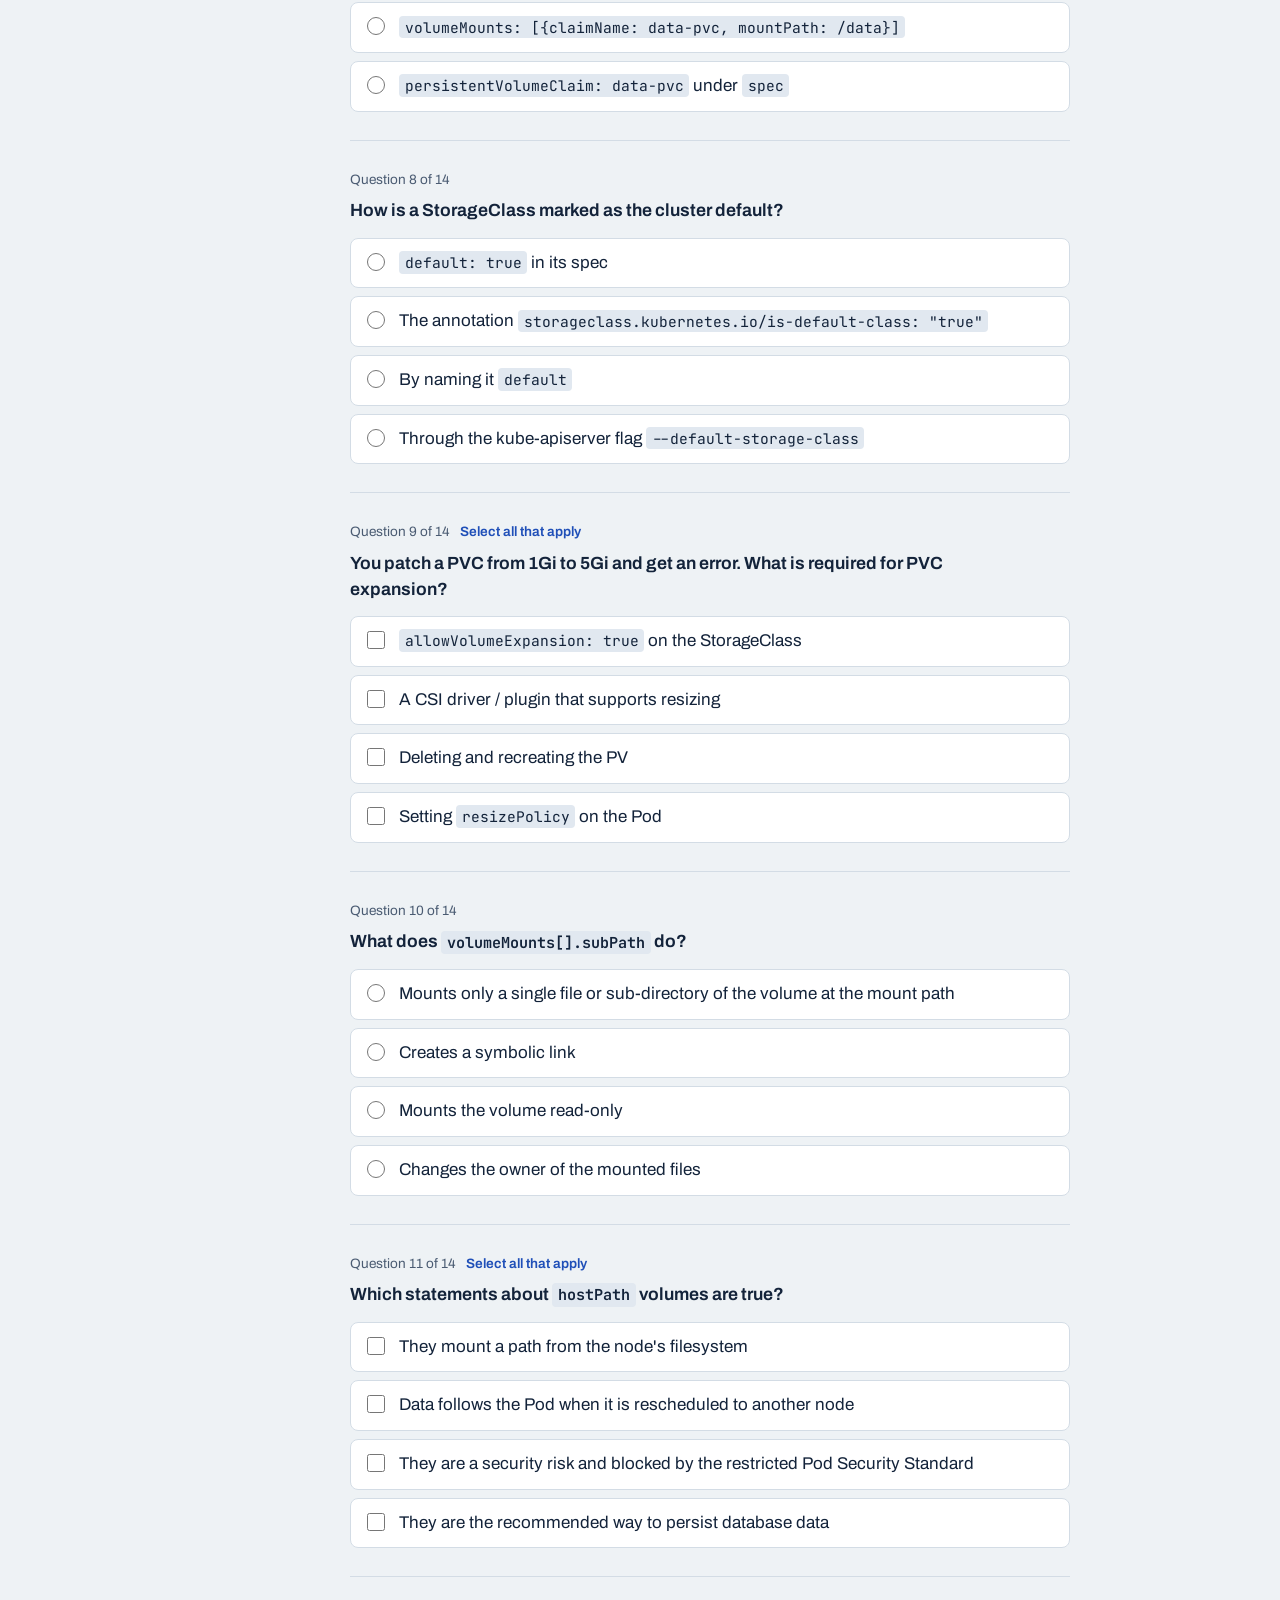
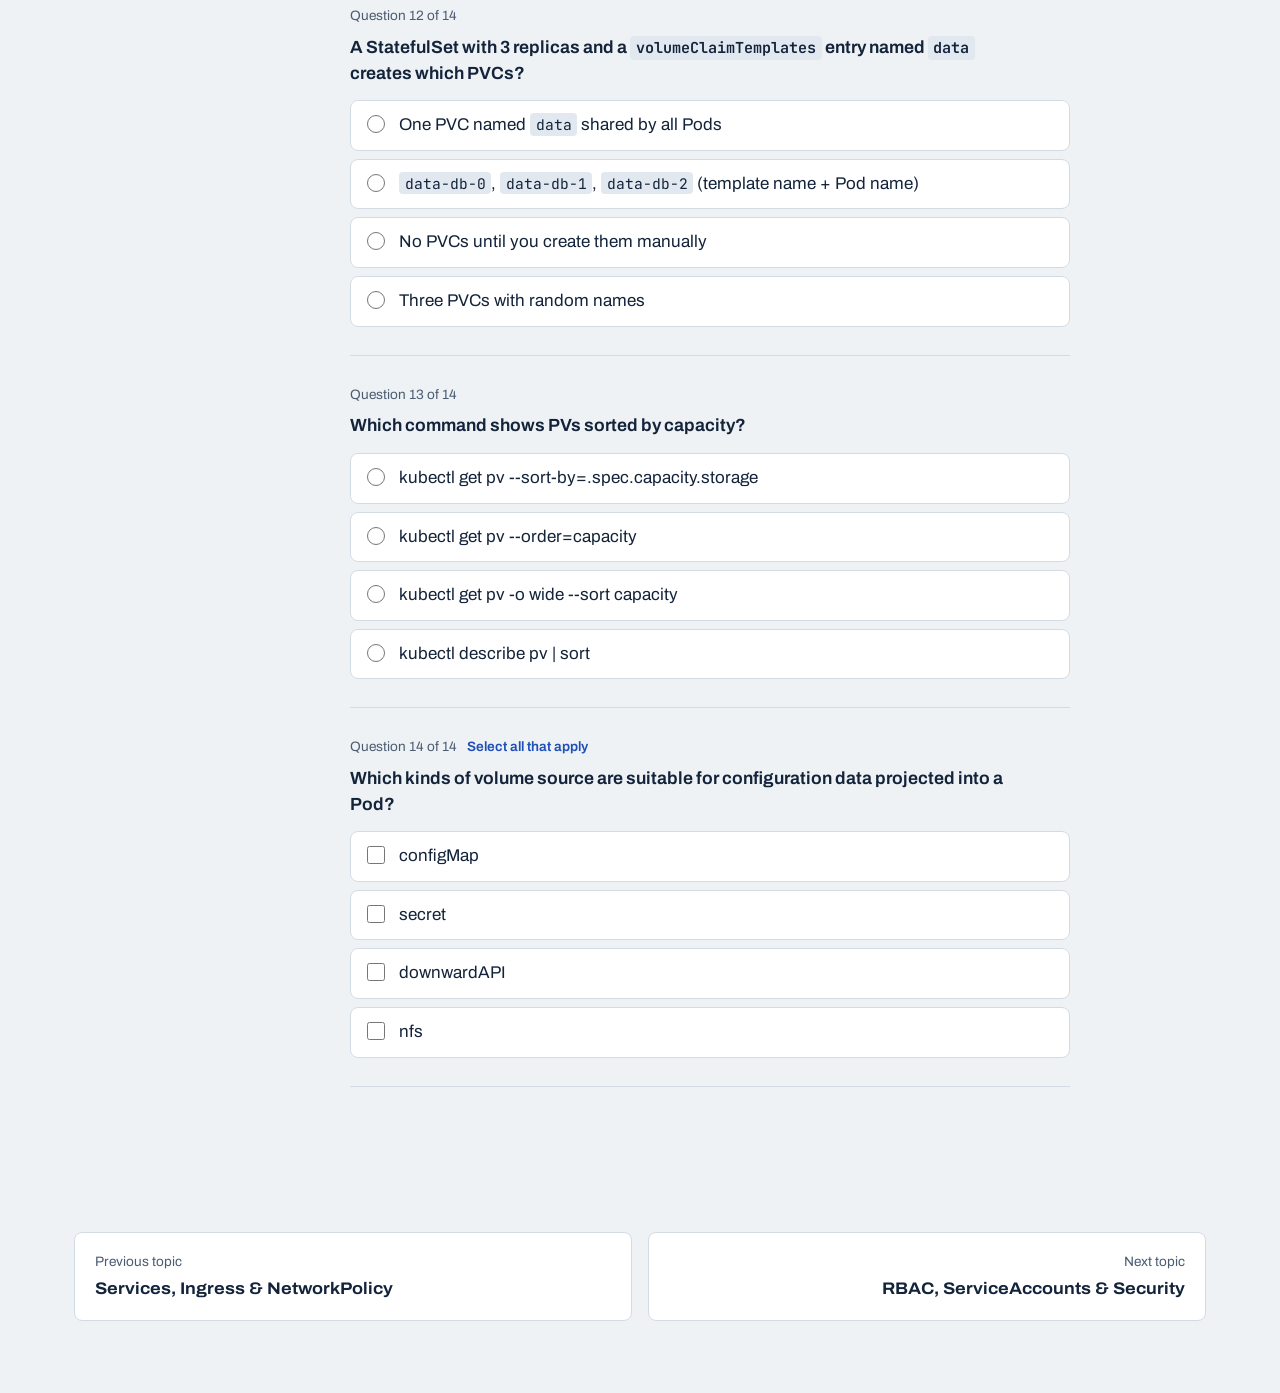
<file: study/06-storage.html>
<!doctype html>
<html lang="en">
<head>
<meta charset="utf-8">
<meta name="viewport" content="width=device-width,initial-scale=1">
<title>Storage: Volumes, PV, PVC | K8s Study</title>
<link rel="preconnect" href="https://fonts.googleapis.com">
<link rel="preconnect" href="https://fonts.gstatic.com" crossorigin>
<link rel="stylesheet" href="https://fonts.googleapis.com/css2?family=Archivo:wdth,wght@62..125,100..900&family=JetBrains+Mono:wght@400;600&display=swap">
<link rel="stylesheet" href="assets/style.css">
</head>
<body data-topic="storage">
<header class="top"></header>
<main>
<article class="lesson">
  <span class="badge">CKA · CKAD</span>
  <h1>Storage: Volumes, PV, PVC</h1>
  <p class="lead">Ephemeral volumes, the PersistentVolume / PersistentVolumeClaim contract, StorageClasses and the binding rules the exam loves to test.</p>

  <h2>Volume types you must know</h2>
  <table>
    <tr><th>Type</th><th>Lifetime</th><th>Typical use</th></tr>
    <tr><td><code>emptyDir</code></td><td>Pod (survives container restarts)</td><td>Scratch space shared between containers. <code>medium: Memory</code> for tmpfs, <code>sizeLimit</code></td></tr>
    <tr><td><code>hostPath</code></td><td>Node</td><td>Node agents, labs. Insecure; blocked by the restricted PSS</td></tr>
    <tr><td><code>configMap</code> / <code>secret</code> / <code>downwardAPI</code> / <code>projected</code></td><td>Pod</td><td>Config files, credentials, Pod metadata</td></tr>
    <tr><td><code>persistentVolumeClaim</code></td><td>Independent of the Pod</td><td>Real data</td></tr>
    <tr><td><code>nfs</code>, <code>csi</code>, cloud disks</td><td>External</td><td>Usually behind a PV, not inline</td></tr>
  </table>

  <h2>PV and PVC</h2>
  <ul>
    <li><strong>PersistentVolume</strong> (cluster-scoped): a piece of storage, created by an admin (static) or by a provisioner (dynamic).</li>
    <li><strong>PersistentVolumeClaim</strong> (namespaced): a request for storage. Pods mount PVCs, never PVs.</li>
    <li>Binding is one-to-one. A PVC binds to a PV when: capacity ≥ request, requested access modes are offered, <code>storageClassName</code> matches, optional <code>selector</code> matches. A 1Gi claim can bind a 5Gi PV; the extra space is "wasted".</li>
  </ul>
<pre><code>apiVersion: v1
kind: PersistentVolume
metadata: { name: pv-data }
spec:
  capacity: { storage: 5Gi }
  accessModes: [ReadWriteOnce]
  persistentVolumeReclaimPolicy: Retain      # Retain | Delete (| Recycle, deprecated)
  storageClassName: manual
  hostPath: { path: /mnt/data }              # or nfs:, csi:, ...
---
apiVersion: v1
kind: PersistentVolumeClaim
metadata: { name: data-pvc }
spec:
  accessModes: [ReadWriteOnce]
  storageClassName: manual                   # "" = no dynamic provisioning, omitted = default class
  resources: { requests: { storage: 1Gi } }
---
apiVersion: v1
kind: Pod
metadata: { name: app }
spec:
  containers:
    - name: app
      image: nginx
      volumeMounts: [{ name: data, mountPath: /usr/share/nginx/html }]
  volumes:
    - name: data
      persistentVolumeClaim: { claimName: data-pvc }</code></pre>

  <h3>Access modes</h3>
  <table>
    <tr><th>Mode</th><th>Short</th><th>Meaning</th></tr>
    <tr><td>ReadWriteOnce</td><td>RWO</td><td>Read-write by a single <strong>node</strong> (many Pods on that node)</td></tr>
    <tr><td>ReadOnlyMany</td><td>ROX</td><td>Read-only by many nodes</td></tr>
    <tr><td>ReadWriteMany</td><td>RWX</td><td>Read-write by many nodes (NFS, CephFS, EFS...)</td></tr>
    <tr><td>ReadWriteOncePod</td><td>RWOP</td><td>Read-write by a single <strong>Pod</strong></td></tr>
  </table>

  <h3>PV phases and reclaim policies</h3>
  <ul>
    <li>Phases: <code>Available</code> → <code>Bound</code> → <code>Released</code> (claim deleted, data kept) → <code>Failed</code>.</li>
    <li><code>Retain</code>: PV stays Released with data; to reuse, edit the PV and delete <code>spec.claimRef</code>.</li>
    <li><code>Delete</code>: PV and backing storage removed with the PVC (default for dynamic provisioning).</li>
    <li>A PVC in use by a Pod is protected from deletion (finalizer <code>kubernetes.io/pvc-protection</code>) until the Pod goes away.</li>
  </ul>

  <h2>StorageClass and dynamic provisioning</h2>
<pre><code>apiVersion: storage.k8s.io/v1
kind: StorageClass
metadata:
  name: fast
  annotations:
    storageclass.kubernetes.io/is-default-class: "true"
provisioner: ebs.csi.aws.com            # rancher.io/local-path, kubernetes.io/no-provisioner ...
parameters: { type: gp3 }
reclaimPolicy: Delete
volumeBindingMode: WaitForFirstConsumer # or Immediate
allowVolumeExpansion: true</code></pre>
  <ul>
    <li><code>WaitForFirstConsumer</code>: the PVC stays Pending until a Pod uses it, so the volume is created in the Pod's zone. Not a bug.</li>
    <li><code>kubernetes.io/no-provisioner</code> is used for <strong>local</strong> volumes with pre-created PVs and <code>nodeAffinity</code>.</li>
    <li>Expansion: class must have <code>allowVolumeExpansion: true</code> and the driver must support it. Edit <code>spec.resources.requests.storage</code> on the PVC. Shrinking is impossible.</li>
  </ul>
<pre><code>kubectl get sc
kubectl get pv,pvc -A
kubectl describe pvc data-pvc            # events explain Pending
kubectl get pv --sort-by=.spec.capacity.storage
kubectl patch pv pv-data -p '{"spec":{"claimRef":null}}'     # make a Released PV Available again</code></pre>

  <h2>Mount options worth knowing</h2>
<pre><code>volumeMounts:
  - name: config
    mountPath: /etc/nginx/nginx.conf
    subPath: nginx.conf        # single file, hides nothing else; no live updates
    readOnly: true
securityContext:
  fsGroup: 2000                # files in the volume owned by group 2000, writable by it</code></pre>

  <h2>Troubleshooting checklist</h2>
  <ul>
    <li>PVC Pending: no PV matches (size, access mode, class name typo), no default StorageClass, provisioner Pod down, or WaitForFirstConsumer.</li>
    <li>Pod stuck ContainerCreating with <code>FailedMount</code>: PVC not bound, RWO volume already attached to another node, NFS server unreachable, wrong path.</li>
    <li>Permission denied inside the container: set <code>fsGroup</code> or <code>runAsUser</code> to match the volume ownership.</li>
  </ul>
</article>

<section class="quiz-wrap" id="quiz-section">
  <h2>QCM — test yourself</h2>
  <p class="muted">Single-answer questions use radio buttons. Questions marked "select all that apply" need every correct box ticked.</p>
  <div id="quiz"></div>
</section>
</main>
<footer class="bottom"></footer>
<script src="questions/storage.js"></script>
<script src="assets/app.js"></script>
</body>
</html>
</file>
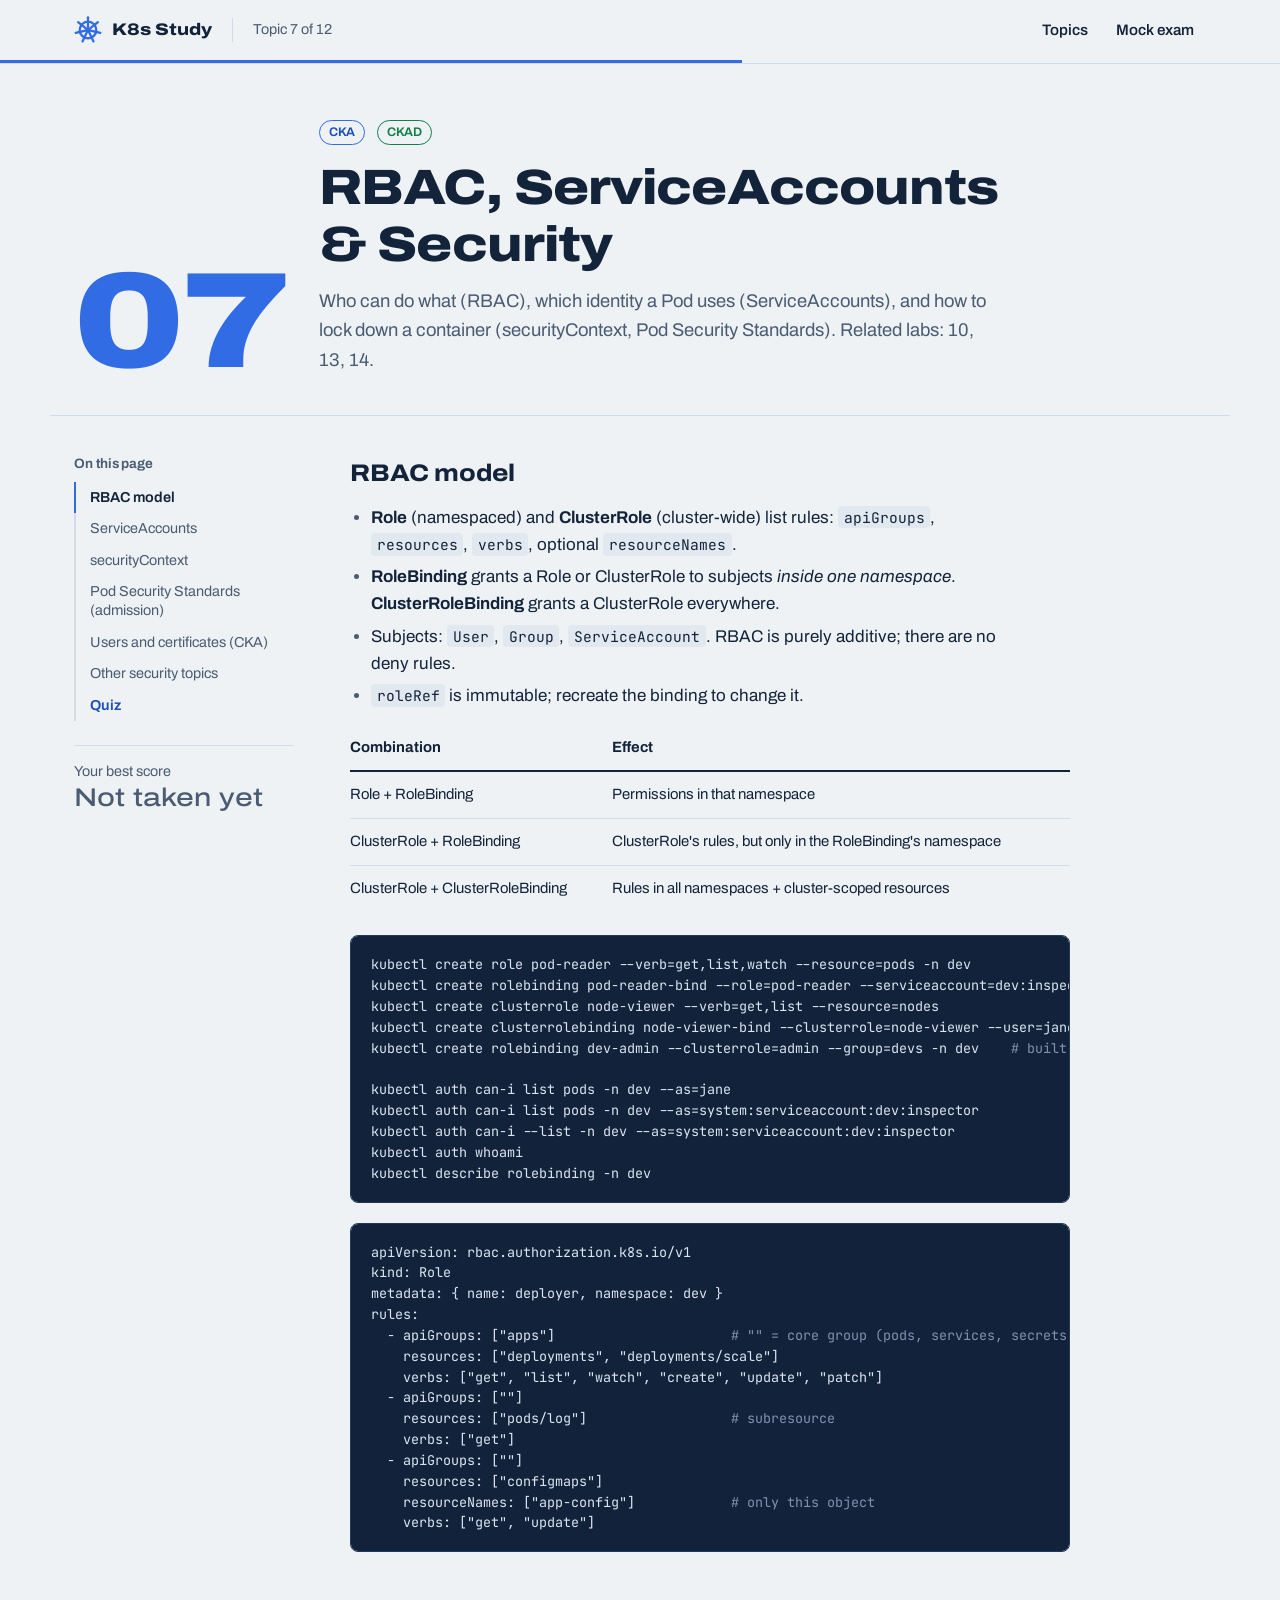
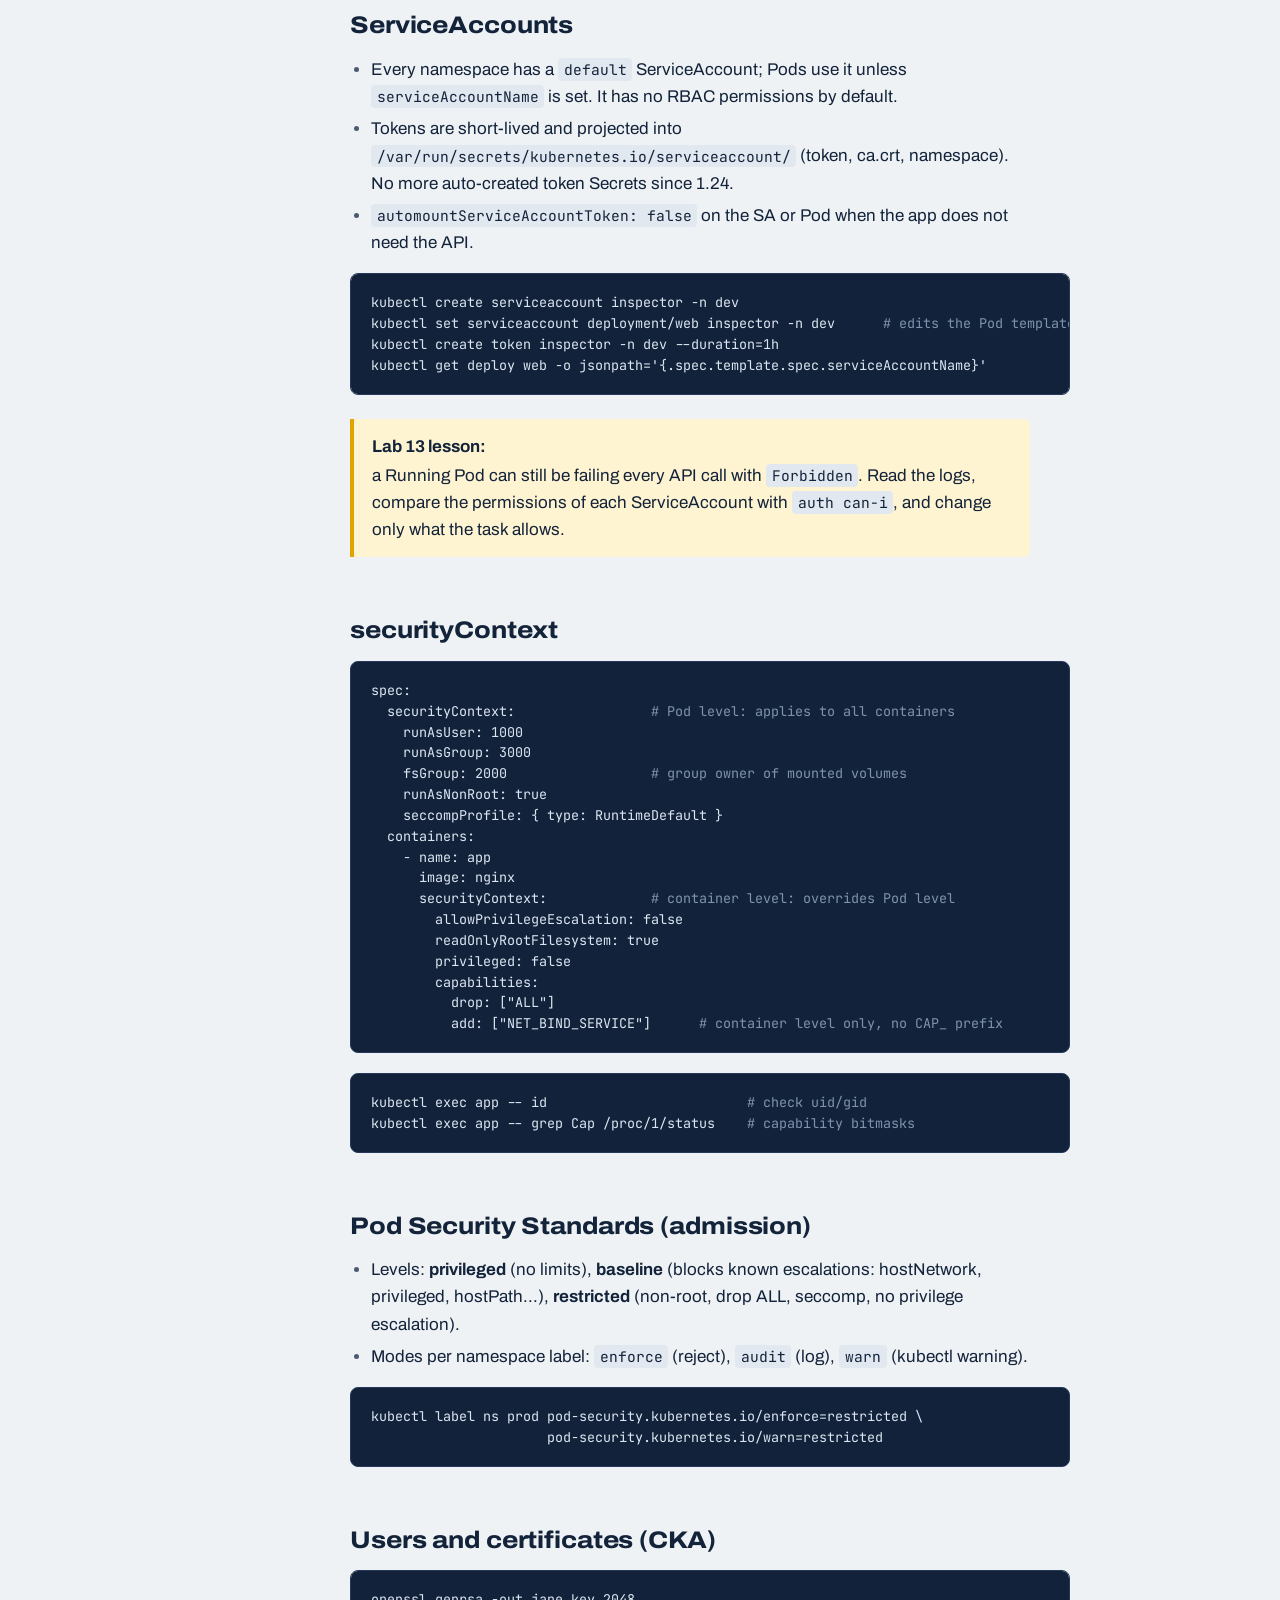
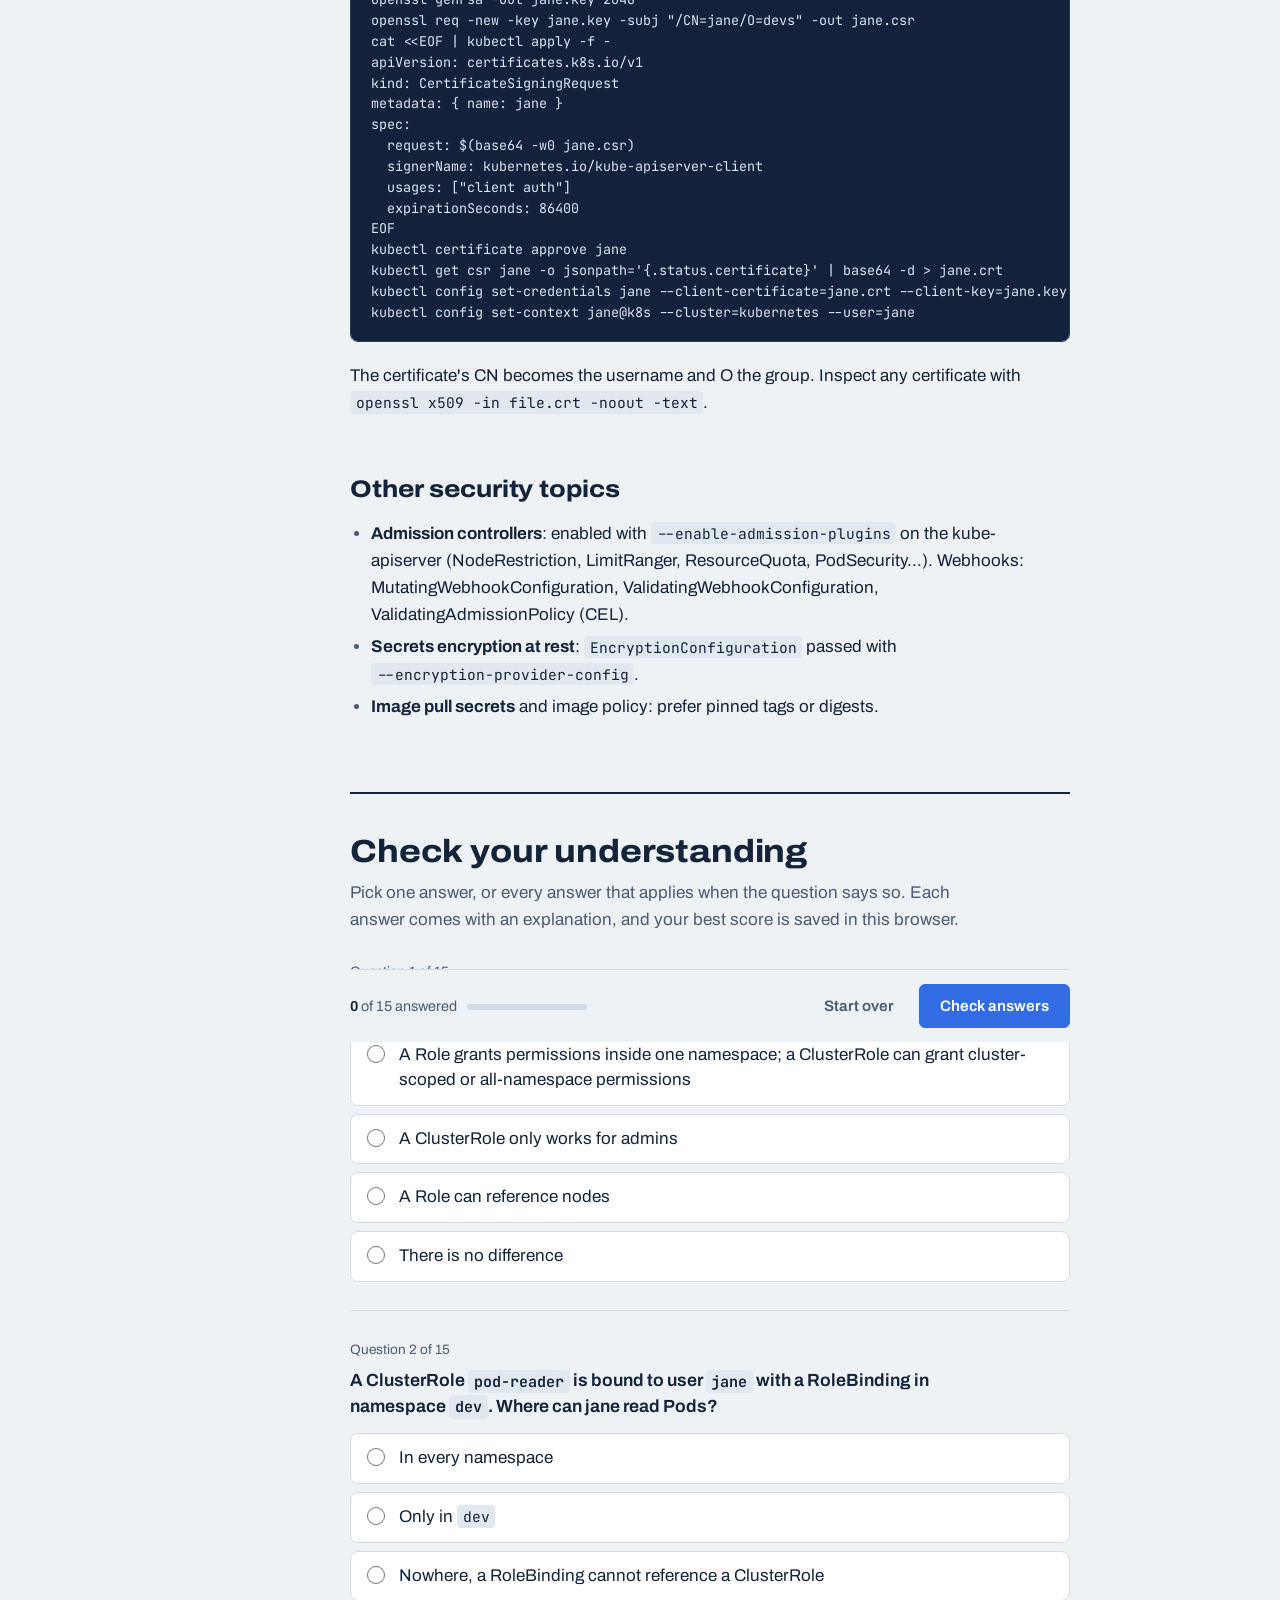
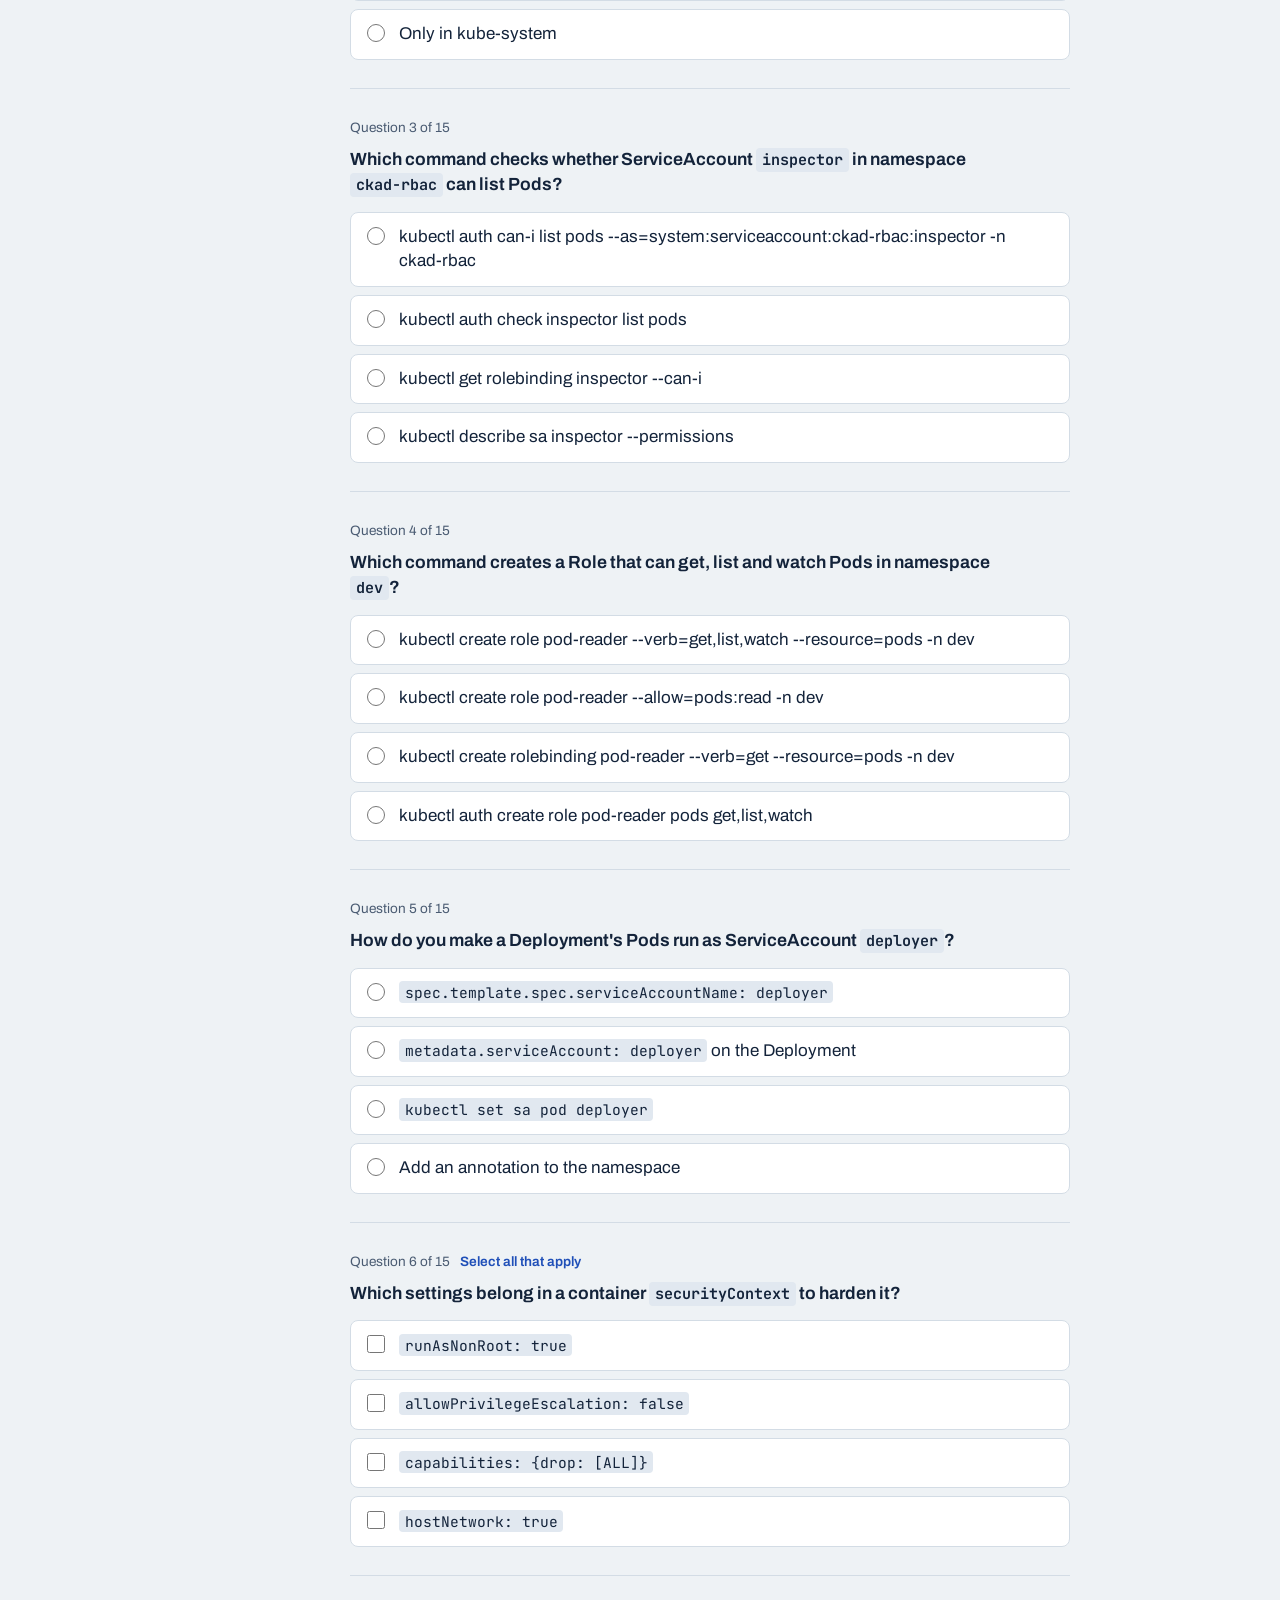
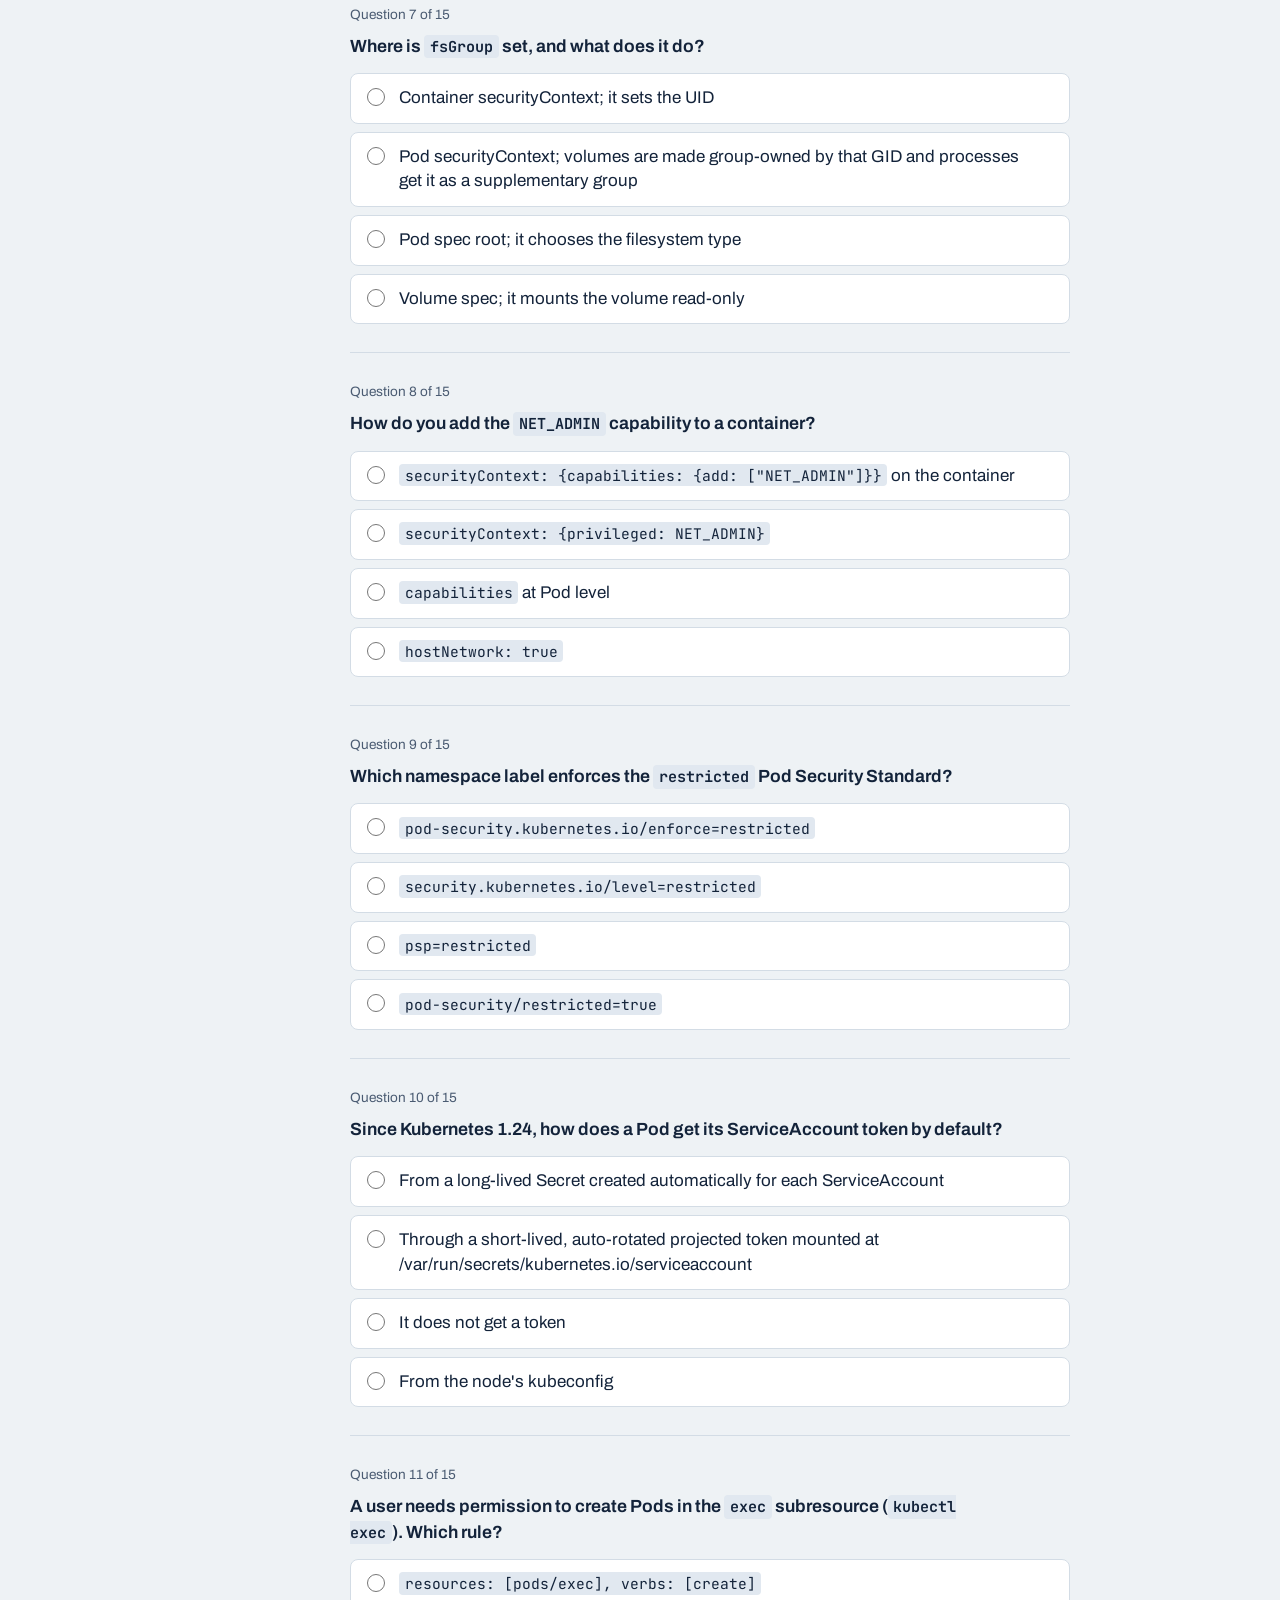
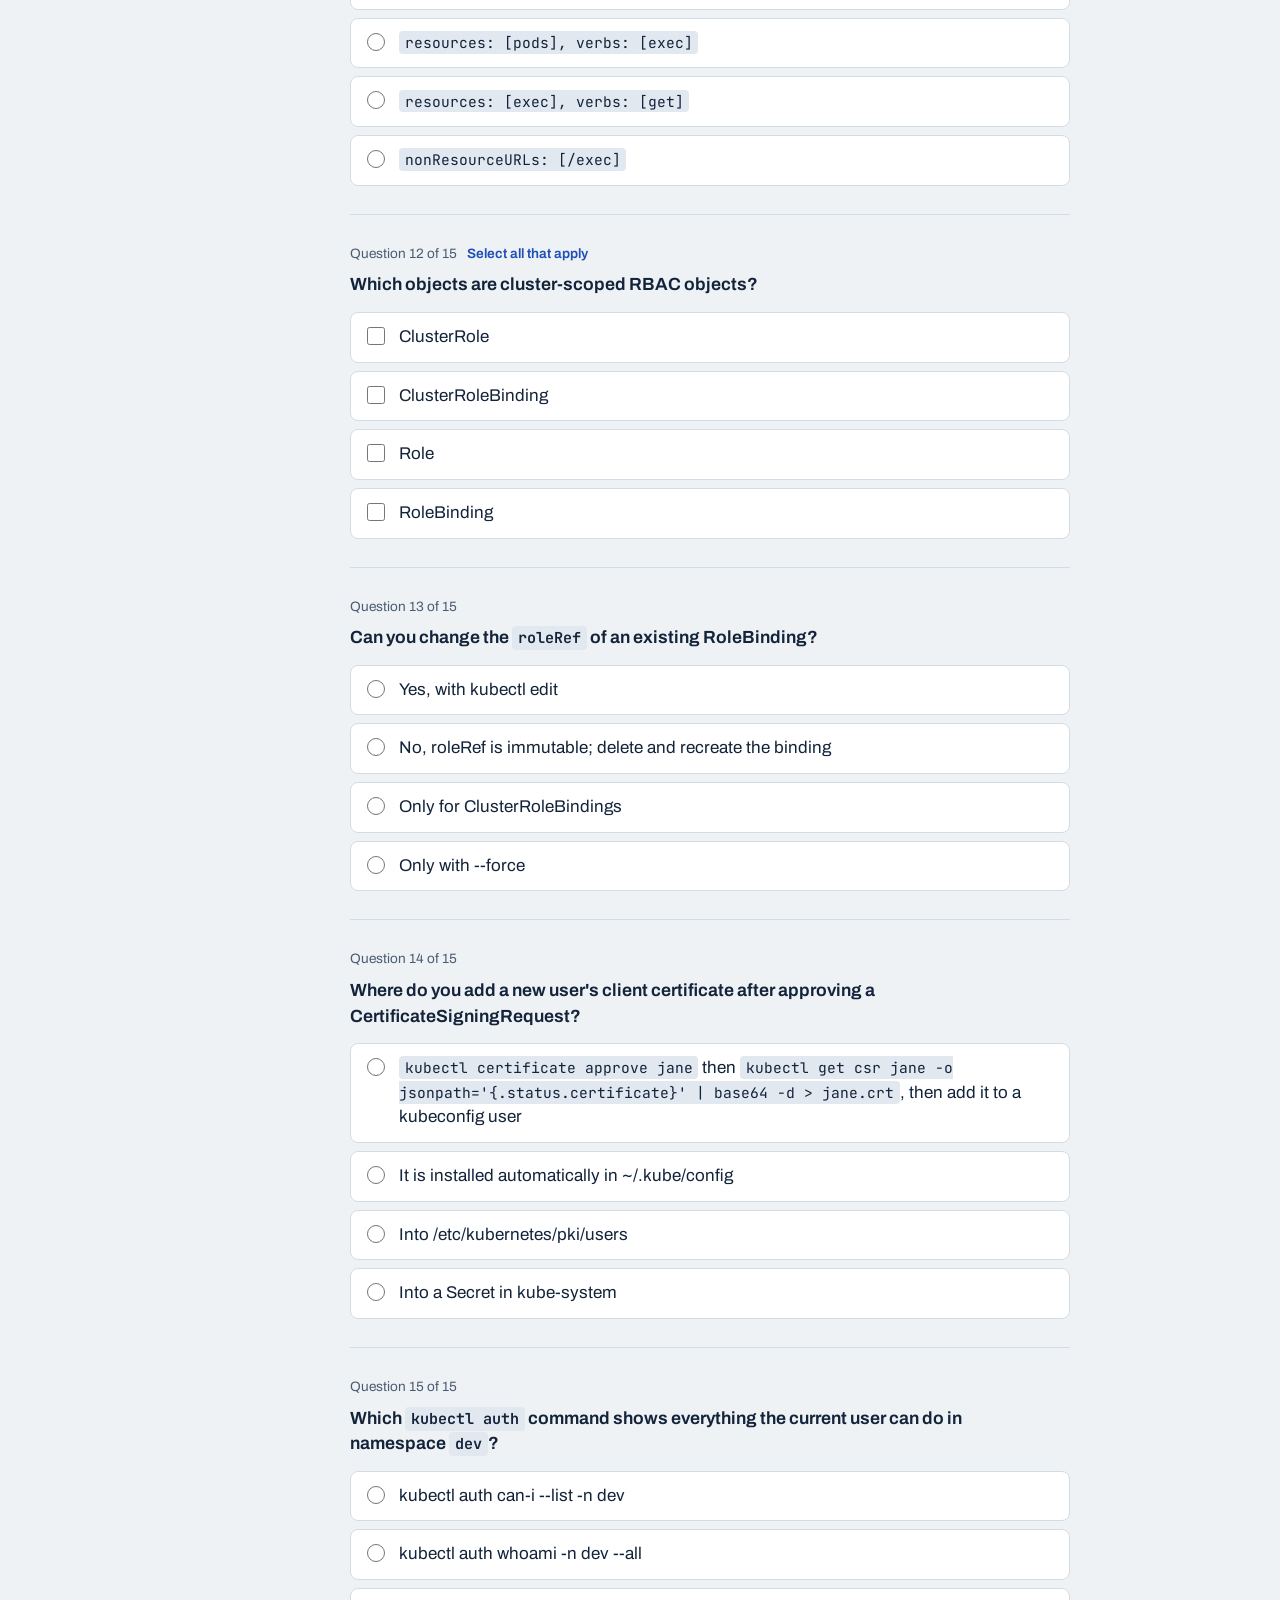
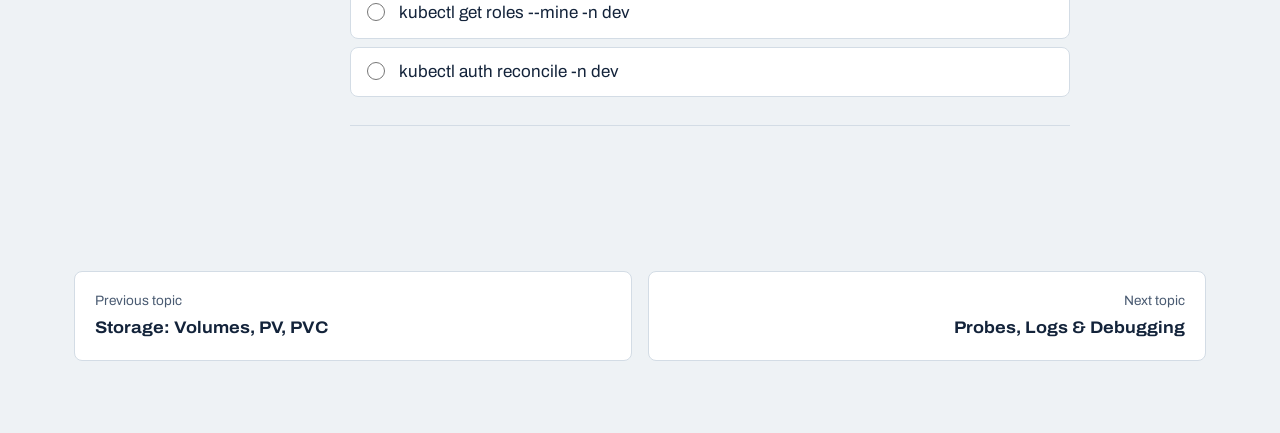
<file: study/07-security.html>
<!doctype html>
<html lang="en">
<head>
<meta charset="utf-8">
<meta name="viewport" content="width=device-width,initial-scale=1">
<title>RBAC, ServiceAccounts &amp; Security | K8s Study</title>
<link rel="preconnect" href="https://fonts.googleapis.com">
<link rel="preconnect" href="https://fonts.gstatic.com" crossorigin>
<link rel="stylesheet" href="https://fonts.googleapis.com/css2?family=Archivo:wdth,wght@62..125,100..900&family=JetBrains+Mono:wght@400;600&display=swap">
<link rel="stylesheet" href="assets/style.css">
</head>
<body data-topic="security">
<header class="top"></header>
<main>
<article class="lesson">
  <span class="badge">CKA · CKAD</span>
  <h1>RBAC, ServiceAccounts &amp; Security</h1>
  <p class="lead">Who can do what (RBAC), which identity a Pod uses (ServiceAccounts), and how to lock down a container (securityContext, Pod Security Standards). Related labs: 10, 13, 14.</p>

  <h2>RBAC model</h2>
  <ul>
    <li><strong>Role</strong> (namespaced) and <strong>ClusterRole</strong> (cluster-wide) list rules: <code>apiGroups</code>, <code>resources</code>, <code>verbs</code>, optional <code>resourceNames</code>.</li>
    <li><strong>RoleBinding</strong> grants a Role or ClusterRole to subjects <em>inside one namespace</em>. <strong>ClusterRoleBinding</strong> grants a ClusterRole everywhere.</li>
    <li>Subjects: <code>User</code>, <code>Group</code>, <code>ServiceAccount</code>. RBAC is purely additive; there are no deny rules.</li>
    <li><code>roleRef</code> is immutable; recreate the binding to change it.</li>
  </ul>
  <table>
    <tr><th>Combination</th><th>Effect</th></tr>
    <tr><td>Role + RoleBinding</td><td>Permissions in that namespace</td></tr>
    <tr><td>ClusterRole + RoleBinding</td><td>ClusterRole's rules, but only in the RoleBinding's namespace</td></tr>
    <tr><td>ClusterRole + ClusterRoleBinding</td><td>Rules in all namespaces + cluster-scoped resources</td></tr>
  </table>
<pre><code>kubectl create role pod-reader --verb=get,list,watch --resource=pods -n dev
kubectl create rolebinding pod-reader-bind --role=pod-reader --serviceaccount=dev:inspector -n dev
kubectl create clusterrole node-viewer --verb=get,list --resource=nodes
kubectl create clusterrolebinding node-viewer-bind --clusterrole=node-viewer --user=jane
kubectl create rolebinding dev-admin --clusterrole=admin --group=devs -n dev    # built-in roles: view, edit, admin, cluster-admin

kubectl auth can-i list pods -n dev --as=jane
kubectl auth can-i list pods -n dev --as=system:serviceaccount:dev:inspector
kubectl auth can-i --list -n dev --as=system:serviceaccount:dev:inspector
kubectl auth whoami
kubectl describe rolebinding -n dev</code></pre>
<pre><code>apiVersion: rbac.authorization.k8s.io/v1
kind: Role
metadata: { name: deployer, namespace: dev }
rules:
  - apiGroups: ["apps"]                      # "" = core group (pods, services, secrets...)
    resources: ["deployments", "deployments/scale"]
    verbs: ["get", "list", "watch", "create", "update", "patch"]
  - apiGroups: [""]
    resources: ["pods/log"]                  # subresource
    verbs: ["get"]
  - apiGroups: [""]
    resources: ["configmaps"]
    resourceNames: ["app-config"]            # only this object
    verbs: ["get", "update"]</code></pre>

  <h2>ServiceAccounts</h2>
  <ul>
    <li>Every namespace has a <code>default</code> ServiceAccount; Pods use it unless <code>serviceAccountName</code> is set. It has no RBAC permissions by default.</li>
    <li>Tokens are short-lived and projected into <code>/var/run/secrets/kubernetes.io/serviceaccount/</code> (token, ca.crt, namespace). No more auto-created token Secrets since 1.24.</li>
    <li><code>automountServiceAccountToken: false</code> on the SA or Pod when the app does not need the API.</li>
  </ul>
<pre><code>kubectl create serviceaccount inspector -n dev
kubectl set serviceaccount deployment/web inspector -n dev      # edits the Pod template, triggers rollout
kubectl create token inspector -n dev --duration=1h
kubectl get deploy web -o jsonpath='{.spec.template.spec.serviceAccountName}'</code></pre>
  <div class="callout warn"><strong>Lab 13 lesson:</strong> a Running Pod can still be failing every API call with <code>Forbidden</code>. Read the logs, compare the permissions of each ServiceAccount with <code>auth can-i</code>, and change only what the task allows.</div>

  <h2>securityContext</h2>
<pre><code>spec:
  securityContext:                 # Pod level: applies to all containers
    runAsUser: 1000
    runAsGroup: 3000
    fsGroup: 2000                  # group owner of mounted volumes
    runAsNonRoot: true
    seccompProfile: { type: RuntimeDefault }
  containers:
    - name: app
      image: nginx
      securityContext:             # container level: overrides Pod level
        allowPrivilegeEscalation: false
        readOnlyRootFilesystem: true
        privileged: false
        capabilities:
          drop: ["ALL"]
          add: ["NET_BIND_SERVICE"]      # container level only, no CAP_ prefix</code></pre>
<pre><code>kubectl exec app -- id                         # check uid/gid
kubectl exec app -- grep Cap /proc/1/status    # capability bitmasks</code></pre>

  <h2>Pod Security Standards (admission)</h2>
  <ul>
    <li>Levels: <strong>privileged</strong> (no limits), <strong>baseline</strong> (blocks known escalations: hostNetwork, privileged, hostPath...), <strong>restricted</strong> (non-root, drop ALL, seccomp, no privilege escalation).</li>
    <li>Modes per namespace label: <code>enforce</code> (reject), <code>audit</code> (log), <code>warn</code> (kubectl warning).</li>
  </ul>
<pre><code>kubectl label ns prod pod-security.kubernetes.io/enforce=restricted \
                      pod-security.kubernetes.io/warn=restricted</code></pre>

  <h2>Users and certificates (CKA)</h2>
<pre><code>openssl genrsa -out jane.key 2048
openssl req -new -key jane.key -subj "/CN=jane/O=devs" -out jane.csr
cat &lt;&lt;EOF | kubectl apply -f -
apiVersion: certificates.k8s.io/v1
kind: CertificateSigningRequest
metadata: { name: jane }
spec:
  request: $(base64 -w0 jane.csr)
  signerName: kubernetes.io/kube-apiserver-client
  usages: ["client auth"]
  expirationSeconds: 86400
EOF
kubectl certificate approve jane
kubectl get csr jane -o jsonpath='{.status.certificate}' | base64 -d &gt; jane.crt
kubectl config set-credentials jane --client-certificate=jane.crt --client-key=jane.key --embed-certs
kubectl config set-context jane@k8s --cluster=kubernetes --user=jane</code></pre>
  <p>The certificate's CN becomes the username and O the group. Inspect any certificate with <code>openssl x509 -in file.crt -noout -text</code>.</p>

  <h2>Other security topics</h2>
  <ul>
    <li><strong>Admission controllers</strong>: enabled with <code>--enable-admission-plugins</code> on the kube-apiserver (NodeRestriction, LimitRanger, ResourceQuota, PodSecurity...). Webhooks: MutatingWebhookConfiguration, ValidatingWebhookConfiguration, ValidatingAdmissionPolicy (CEL).</li>
    <li><strong>Secrets encryption at rest</strong>: <code>EncryptionConfiguration</code> passed with <code>--encryption-provider-config</code>.</li>
    <li><strong>Image pull secrets</strong> and image policy: prefer pinned tags or digests.</li>
  </ul>
</article>

<section class="quiz-wrap" id="quiz-section">
  <h2>QCM — test yourself</h2>
  <p class="muted">Single-answer questions use radio buttons. Questions marked "select all that apply" need every correct box ticked.</p>
  <div id="quiz"></div>
</section>
</main>
<footer class="bottom"></footer>
<script src="questions/security.js"></script>
<script src="assets/app.js"></script>
</body>
</html>
</file>
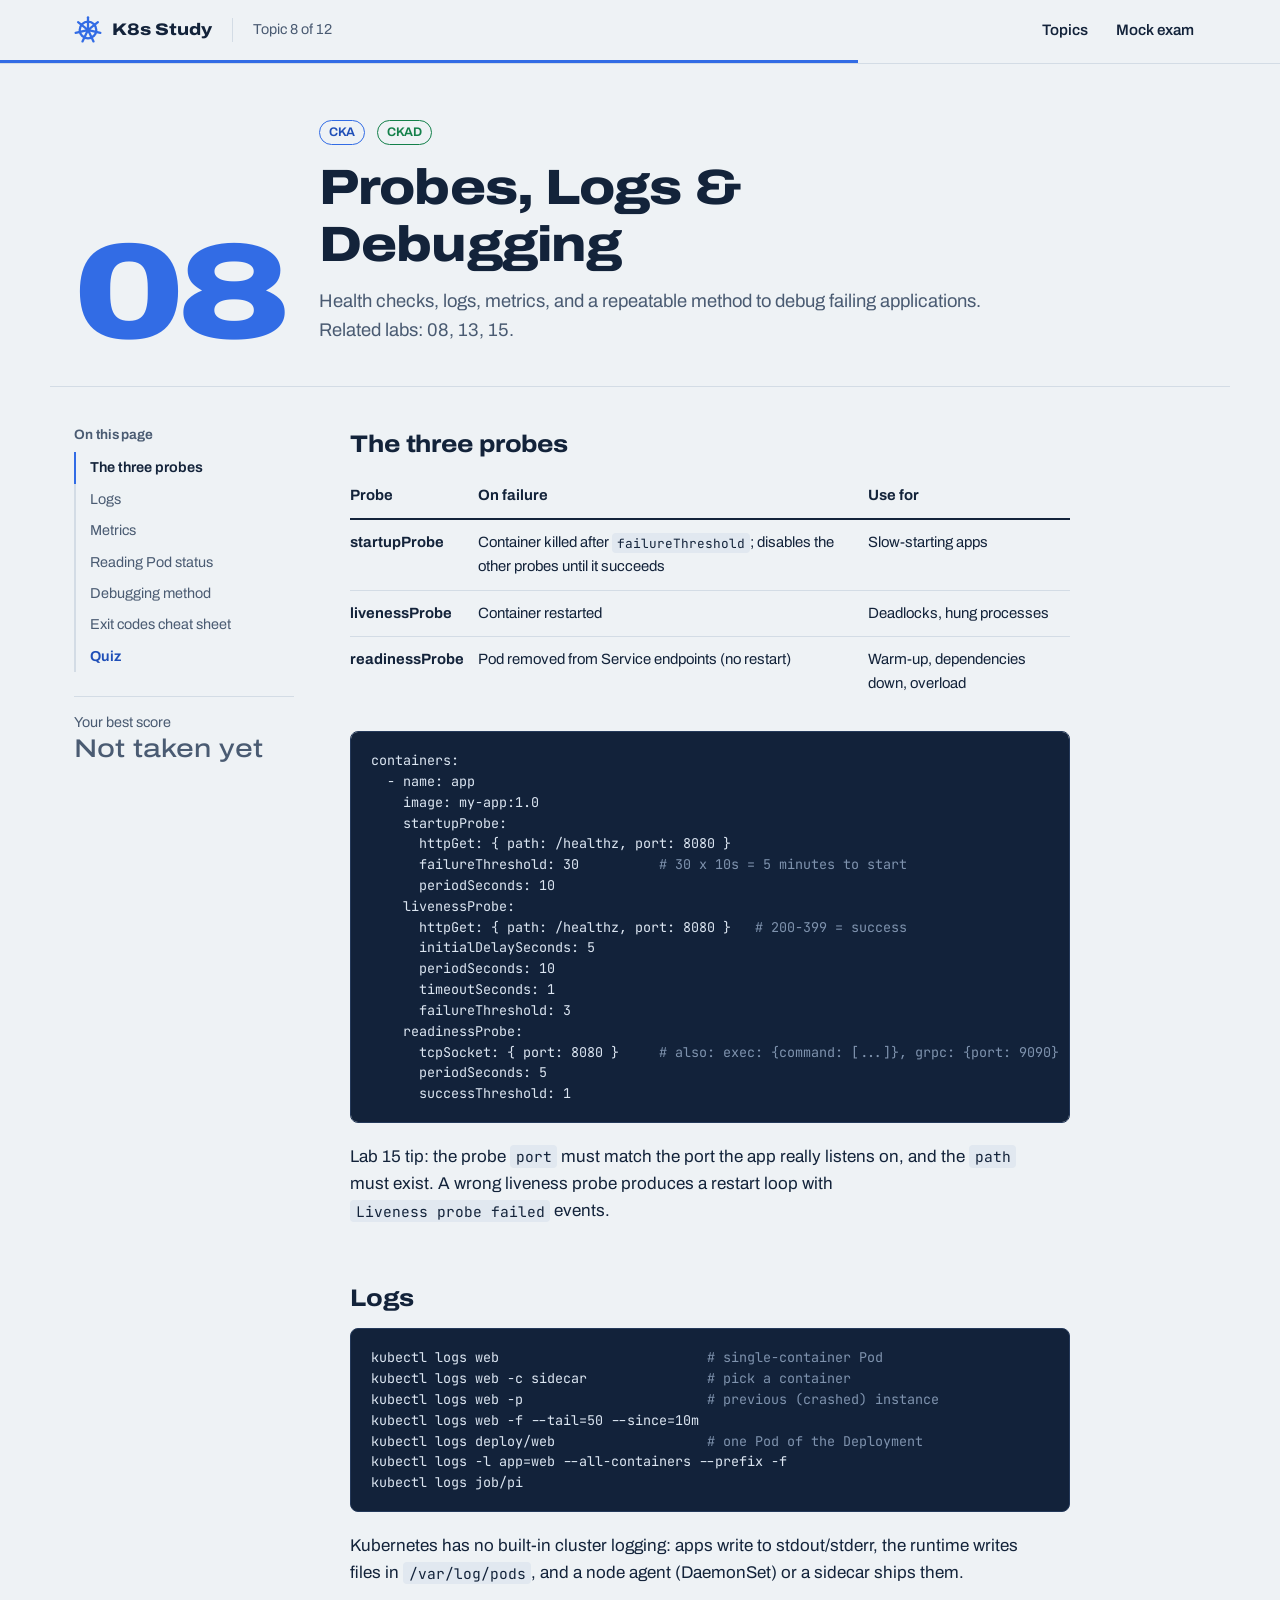
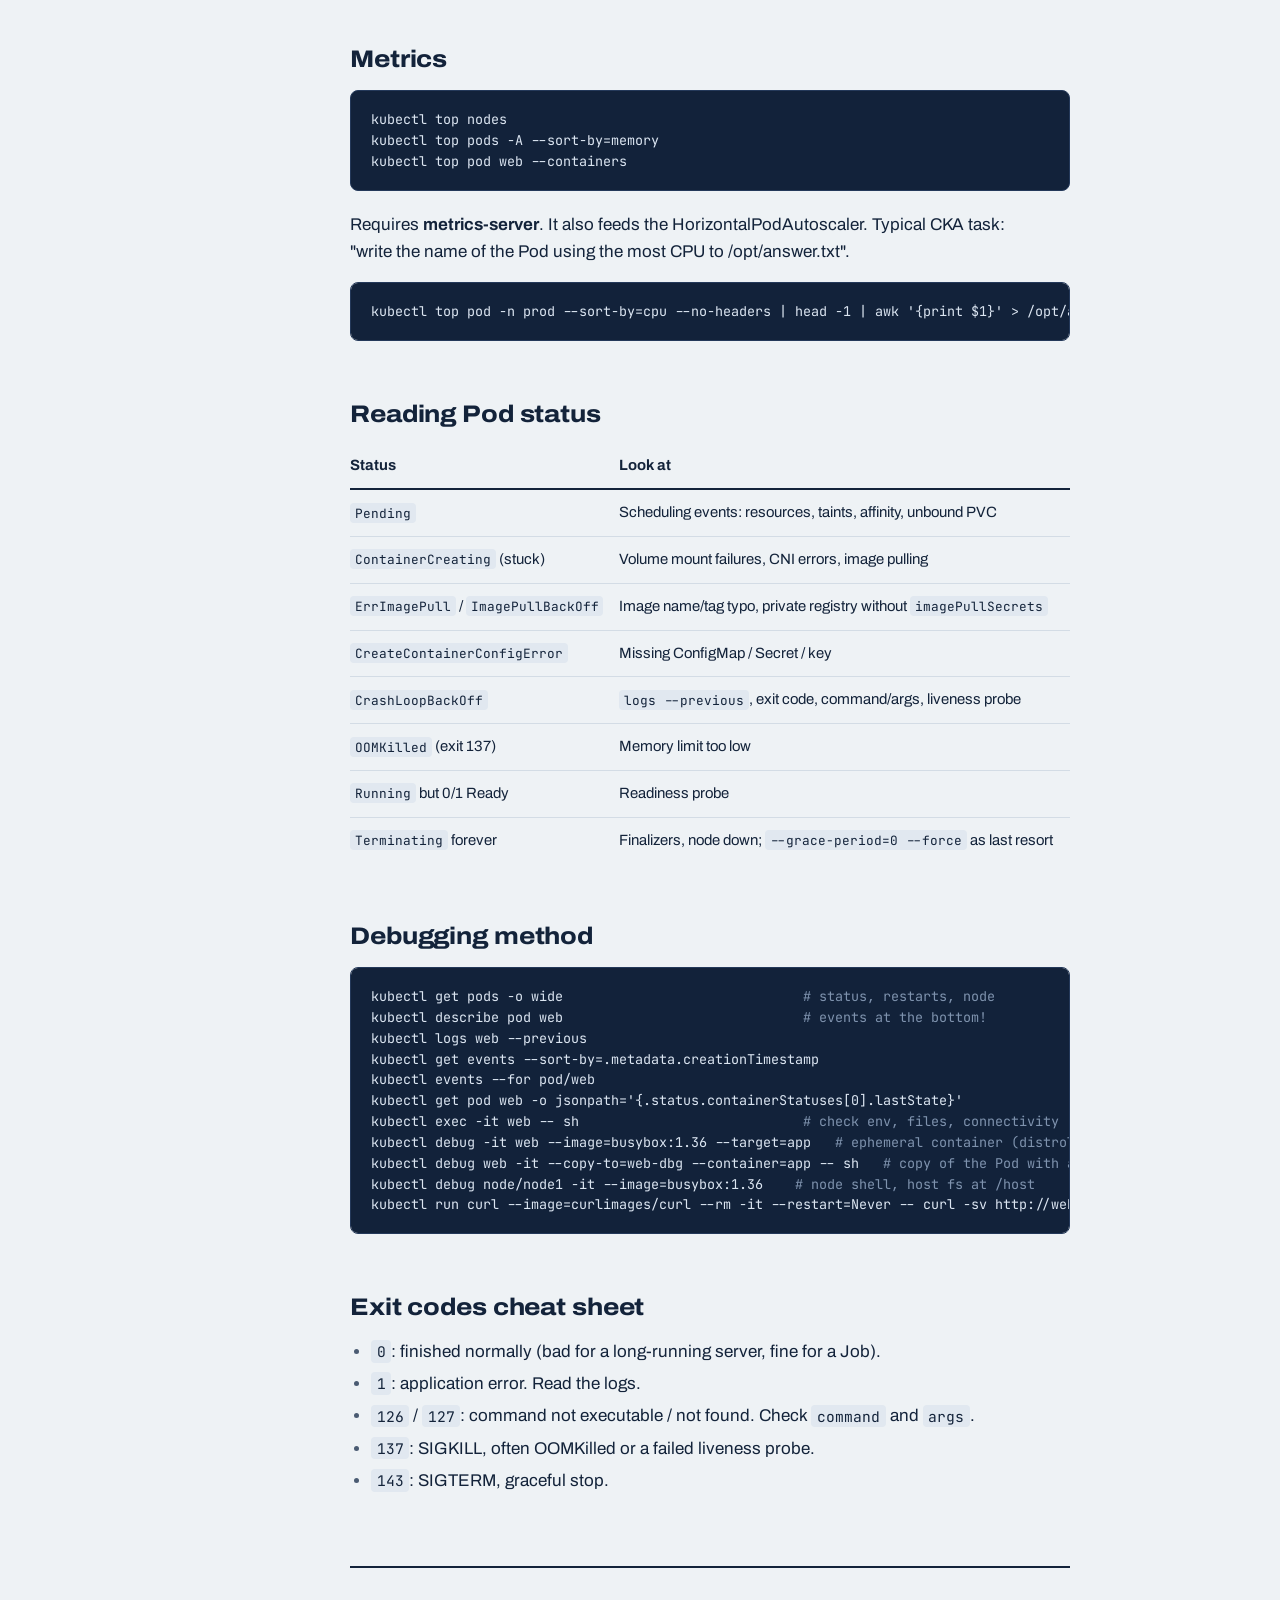
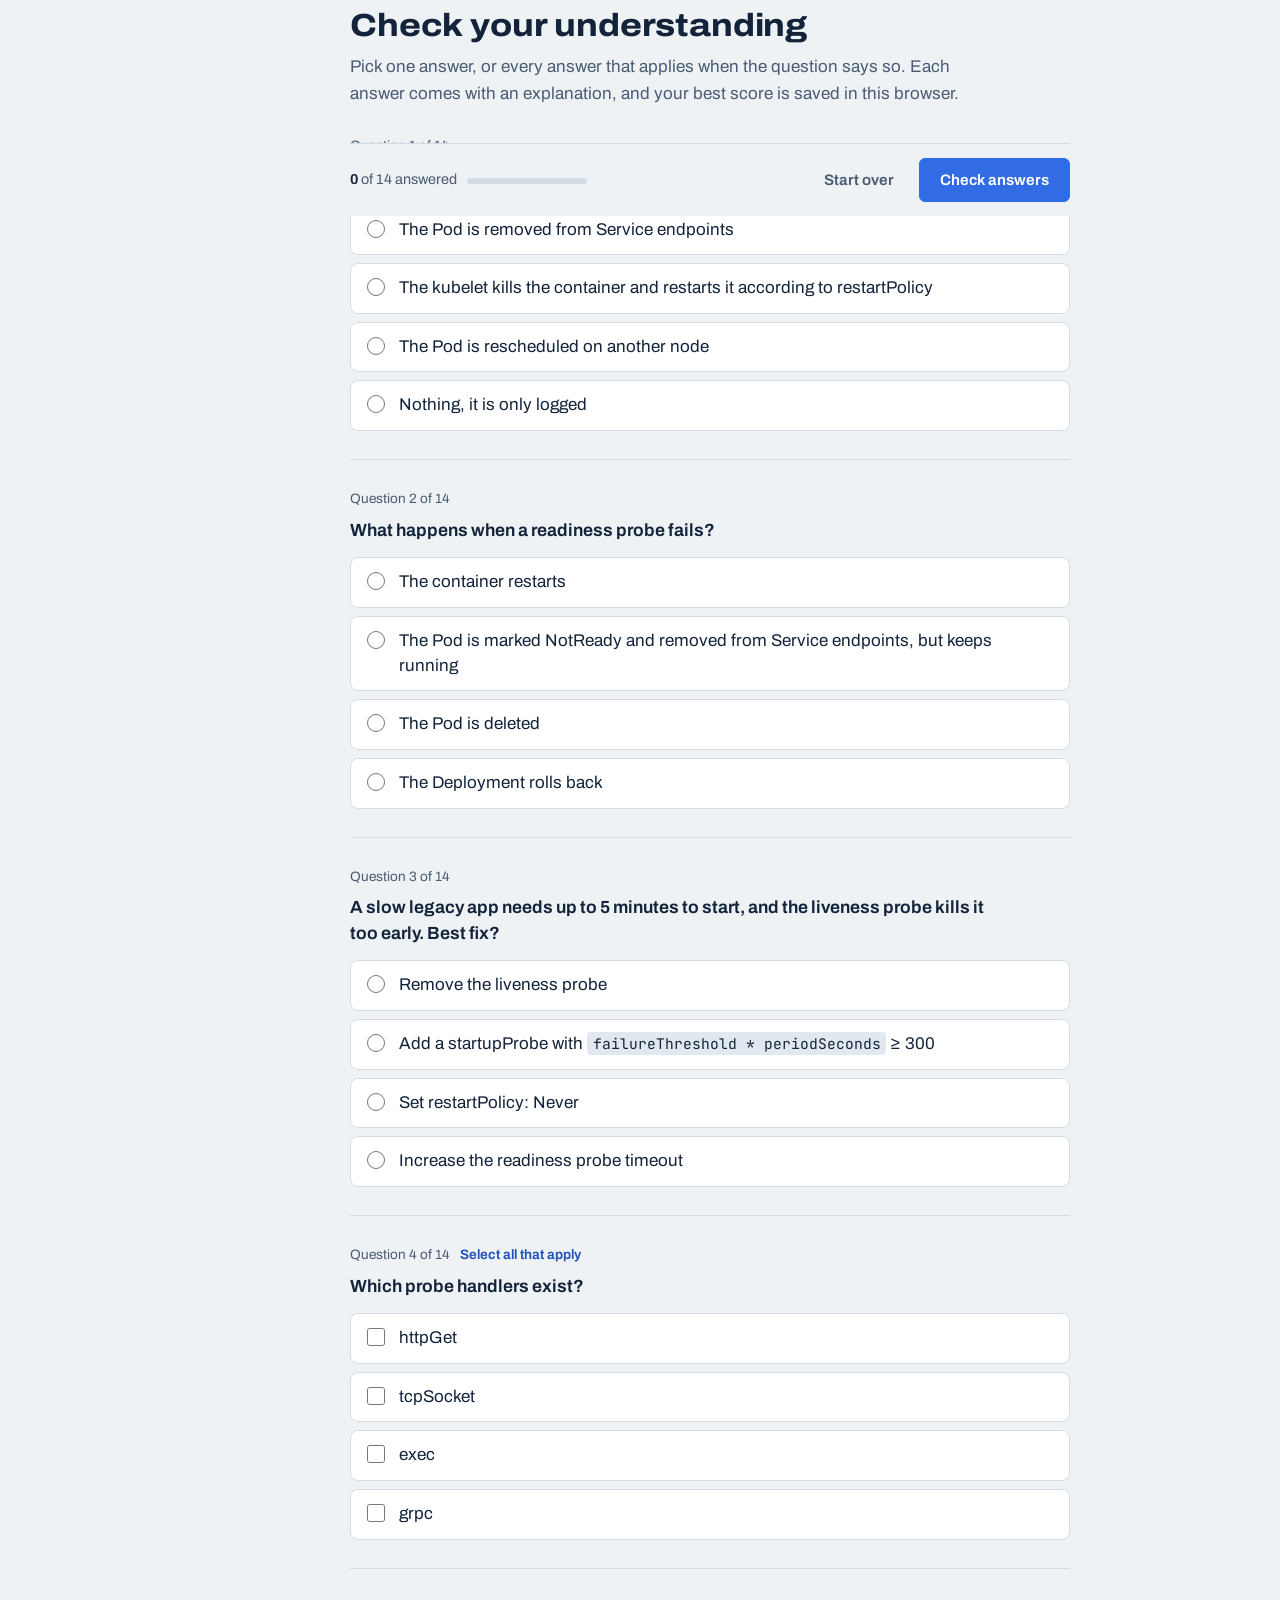
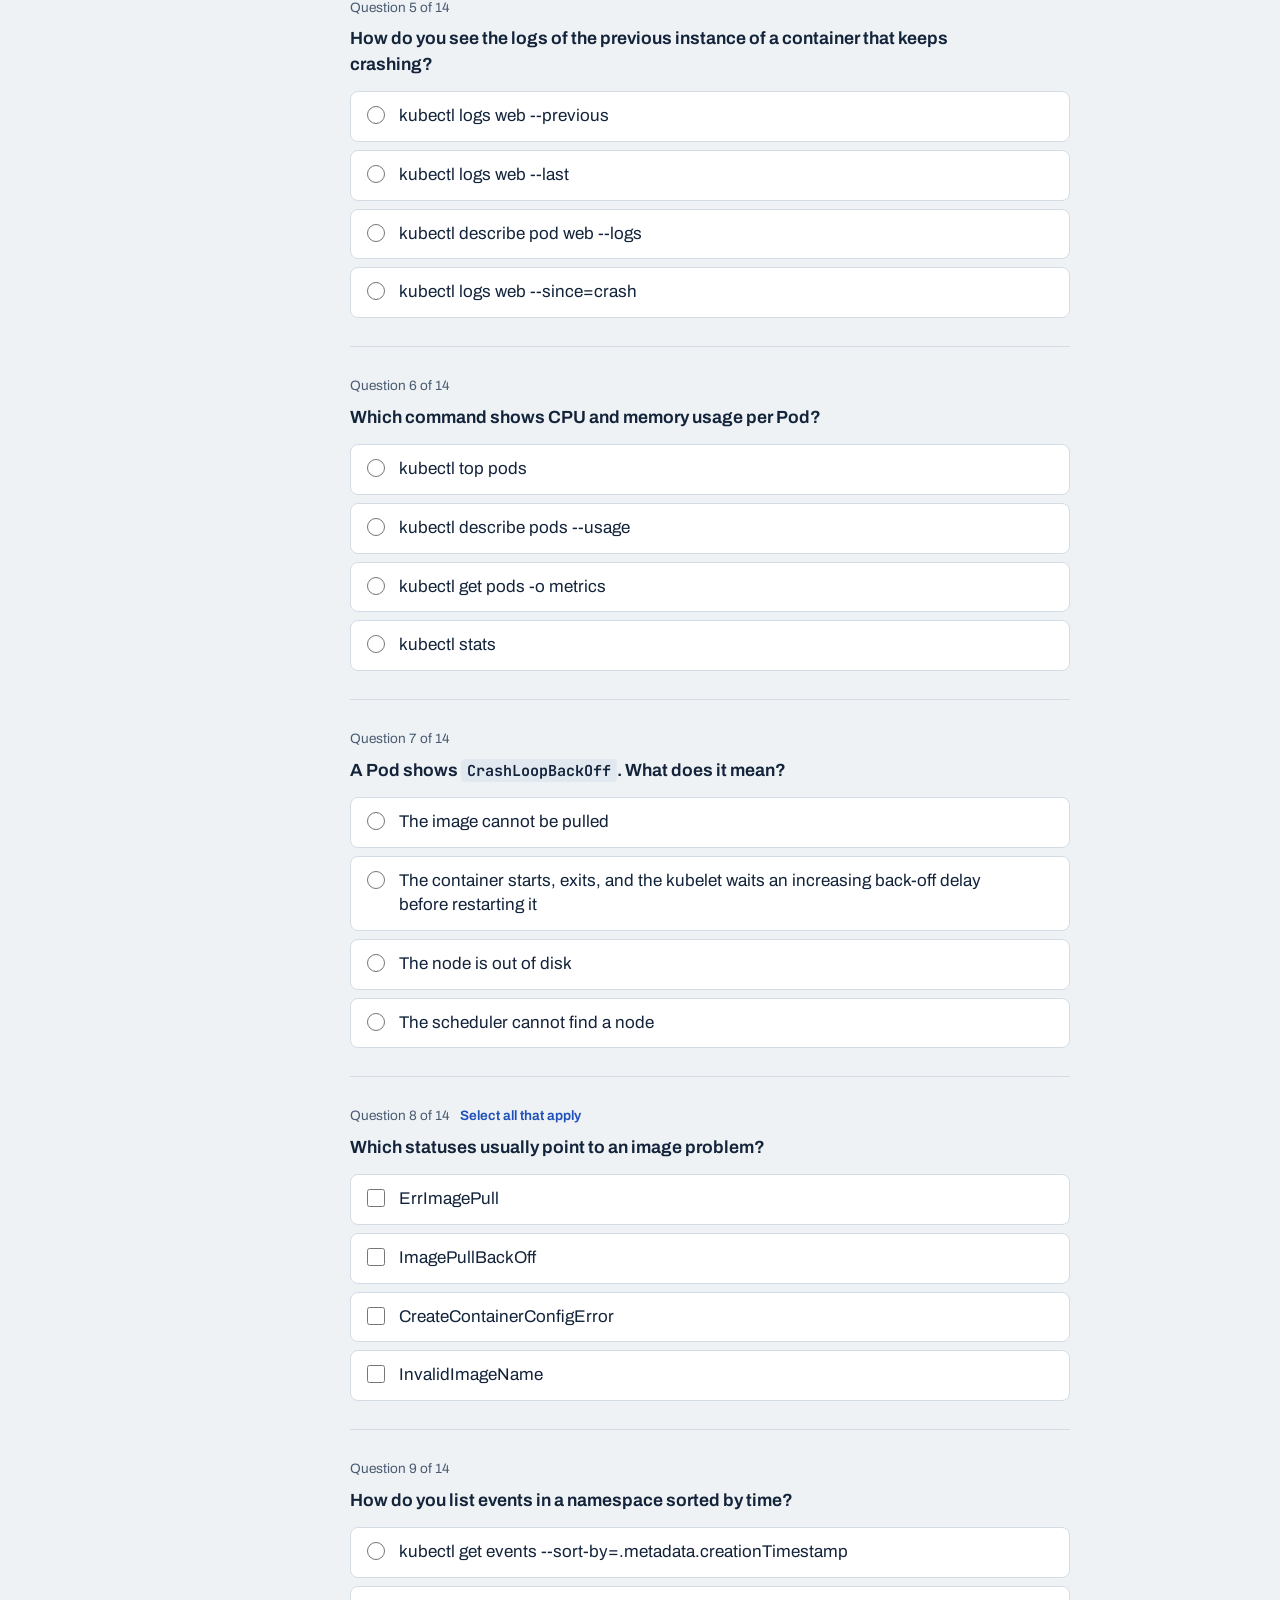
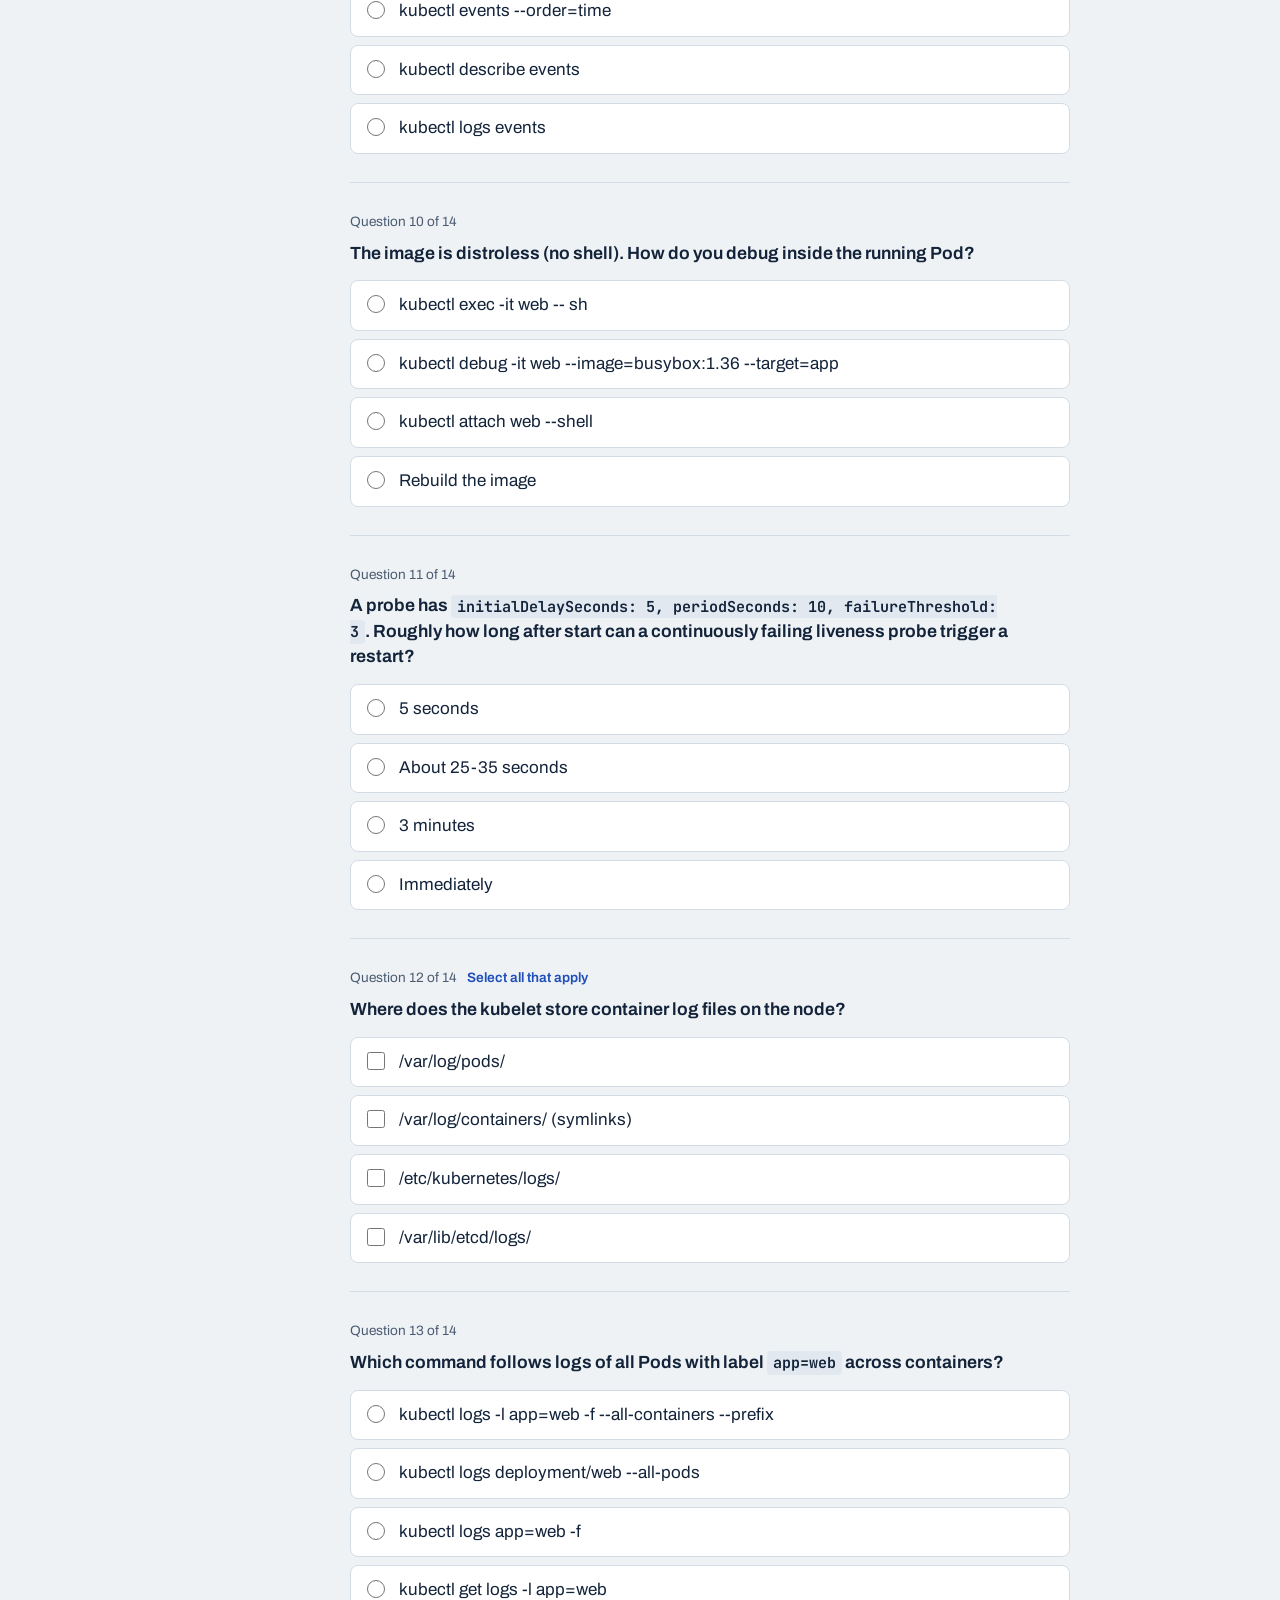
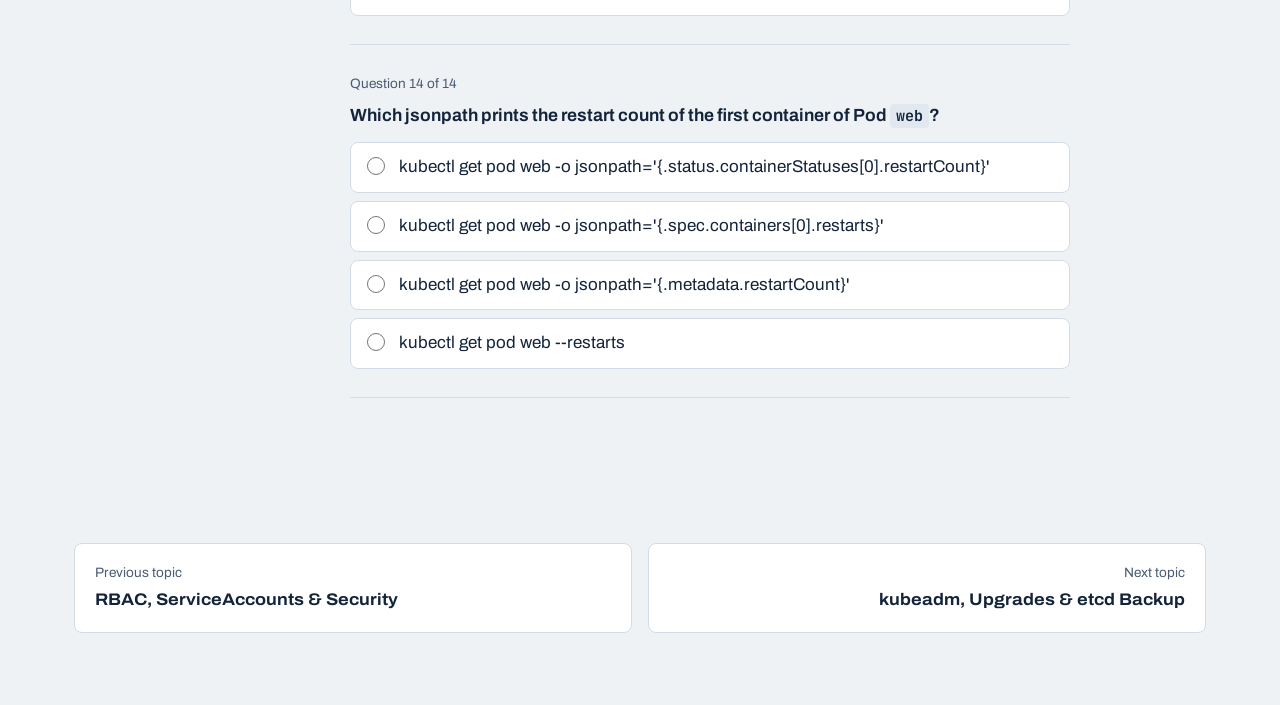
<file: study/08-observability.html>
<!doctype html>
<html lang="en">
<head>
<meta charset="utf-8">
<meta name="viewport" content="width=device-width,initial-scale=1">
<title>Probes, Logs &amp; Debugging | K8s Study</title>
<link rel="preconnect" href="https://fonts.googleapis.com">
<link rel="preconnect" href="https://fonts.gstatic.com" crossorigin>
<link rel="stylesheet" href="https://fonts.googleapis.com/css2?family=Archivo:wdth,wght@62..125,100..900&family=JetBrains+Mono:wght@400;600&display=swap">
<link rel="stylesheet" href="assets/style.css">
</head>
<body data-topic="observability">
<header class="top"></header>
<main>
<article class="lesson">
  <span class="badge">CKA · CKAD</span>
  <h1>Probes, Logs &amp; Debugging</h1>
  <p class="lead">Health checks, logs, metrics, and a repeatable method to debug failing applications. Related labs: 08, 13, 15.</p>

  <h2>The three probes</h2>
  <table>
    <tr><th>Probe</th><th>On failure</th><th>Use for</th></tr>
    <tr><td><strong>startupProbe</strong></td><td>Container killed after <code>failureThreshold</code>; disables the other probes until it succeeds</td><td>Slow-starting apps</td></tr>
    <tr><td><strong>livenessProbe</strong></td><td>Container restarted</td><td>Deadlocks, hung processes</td></tr>
    <tr><td><strong>readinessProbe</strong></td><td>Pod removed from Service endpoints (no restart)</td><td>Warm-up, dependencies down, overload</td></tr>
  </table>
<pre><code>containers:
  - name: app
    image: my-app:1.0
    startupProbe:
      httpGet: { path: /healthz, port: 8080 }
      failureThreshold: 30          # 30 x 10s = 5 minutes to start
      periodSeconds: 10
    livenessProbe:
      httpGet: { path: /healthz, port: 8080 }   # 200-399 = success
      initialDelaySeconds: 5
      periodSeconds: 10
      timeoutSeconds: 1
      failureThreshold: 3
    readinessProbe:
      tcpSocket: { port: 8080 }     # also: exec: {command: [...]}, grpc: {port: 9090}
      periodSeconds: 5
      successThreshold: 1</code></pre>
  <p>Lab 15 tip: the probe <code>port</code> must match the port the app really listens on, and the <code>path</code> must exist. A wrong liveness probe produces a restart loop with <code>Liveness probe failed</code> events.</p>

  <h2>Logs</h2>
<pre><code>kubectl logs web                          # single-container Pod
kubectl logs web -c sidecar               # pick a container
kubectl logs web -p                       # previous (crashed) instance
kubectl logs web -f --tail=50 --since=10m
kubectl logs deploy/web                   # one Pod of the Deployment
kubectl logs -l app=web --all-containers --prefix -f
kubectl logs job/pi</code></pre>
  <p>Kubernetes has no built-in cluster logging: apps write to stdout/stderr, the runtime writes files in <code>/var/log/pods</code>, and a node agent (DaemonSet) or a sidecar ships them.</p>

  <h2>Metrics</h2>
<pre><code>kubectl top nodes
kubectl top pods -A --sort-by=memory
kubectl top pod web --containers</code></pre>
  <p>Requires <strong>metrics-server</strong>. It also feeds the HorizontalPodAutoscaler. Typical CKA task: "write the name of the Pod using the most CPU to /opt/answer.txt".</p>
<pre><code>kubectl top pod -n prod --sort-by=cpu --no-headers | head -1 | awk '{print $1}' &gt; /opt/answer.txt</code></pre>

  <h2>Reading Pod status</h2>
  <table>
    <tr><th>Status</th><th>Look at</th></tr>
    <tr><td><code>Pending</code></td><td>Scheduling events: resources, taints, affinity, unbound PVC</td></tr>
    <tr><td><code>ContainerCreating</code> (stuck)</td><td>Volume mount failures, CNI errors, image pulling</td></tr>
    <tr><td><code>ErrImagePull</code> / <code>ImagePullBackOff</code></td><td>Image name/tag typo, private registry without <code>imagePullSecrets</code></td></tr>
    <tr><td><code>CreateContainerConfigError</code></td><td>Missing ConfigMap / Secret / key</td></tr>
    <tr><td><code>CrashLoopBackOff</code></td><td><code>logs --previous</code>, exit code, command/args, liveness probe</td></tr>
    <tr><td><code>OOMKilled</code> (exit 137)</td><td>Memory limit too low</td></tr>
    <tr><td><code>Running</code> but 0/1 Ready</td><td>Readiness probe</td></tr>
    <tr><td><code>Terminating</code> forever</td><td>Finalizers, node down; <code>--grace-period=0 --force</code> as last resort</td></tr>
  </table>

  <h2>Debugging method</h2>
<pre><code>kubectl get pods -o wide                              # status, restarts, node
kubectl describe pod web                              # events at the bottom!
kubectl logs web --previous
kubectl get events --sort-by=.metadata.creationTimestamp
kubectl events --for pod/web
kubectl get pod web -o jsonpath='{.status.containerStatuses[0].lastState}'
kubectl exec -it web -- sh                            # check env, files, connectivity
kubectl debug -it web --image=busybox:1.36 --target=app   # ephemeral container (distroless images)
kubectl debug web -it --copy-to=web-dbg --container=app -- sh   # copy of the Pod with a shell
kubectl debug node/node1 -it --image=busybox:1.36    # node shell, host fs at /host
kubectl run curl --image=curlimages/curl --rm -it --restart=Never -- curl -sv http://web:80</code></pre>

  <h2>Exit codes cheat sheet</h2>
  <ul>
    <li><code>0</code>: finished normally (bad for a long-running server, fine for a Job).</li>
    <li><code>1</code>: application error. Read the logs.</li>
    <li><code>126</code> / <code>127</code>: command not executable / not found. Check <code>command</code> and <code>args</code>.</li>
    <li><code>137</code>: SIGKILL, often OOMKilled or a failed liveness probe.</li>
    <li><code>143</code>: SIGTERM, graceful stop.</li>
  </ul>
</article>

<section class="quiz-wrap" id="quiz-section">
  <h2>QCM — test yourself</h2>
  <p class="muted">Single-answer questions use radio buttons. Questions marked "select all that apply" need every correct box ticked.</p>
  <div id="quiz"></div>
</section>
</main>
<footer class="bottom"></footer>
<script src="questions/observability.js"></script>
<script src="assets/app.js"></script>
</body>
</html>
</file>
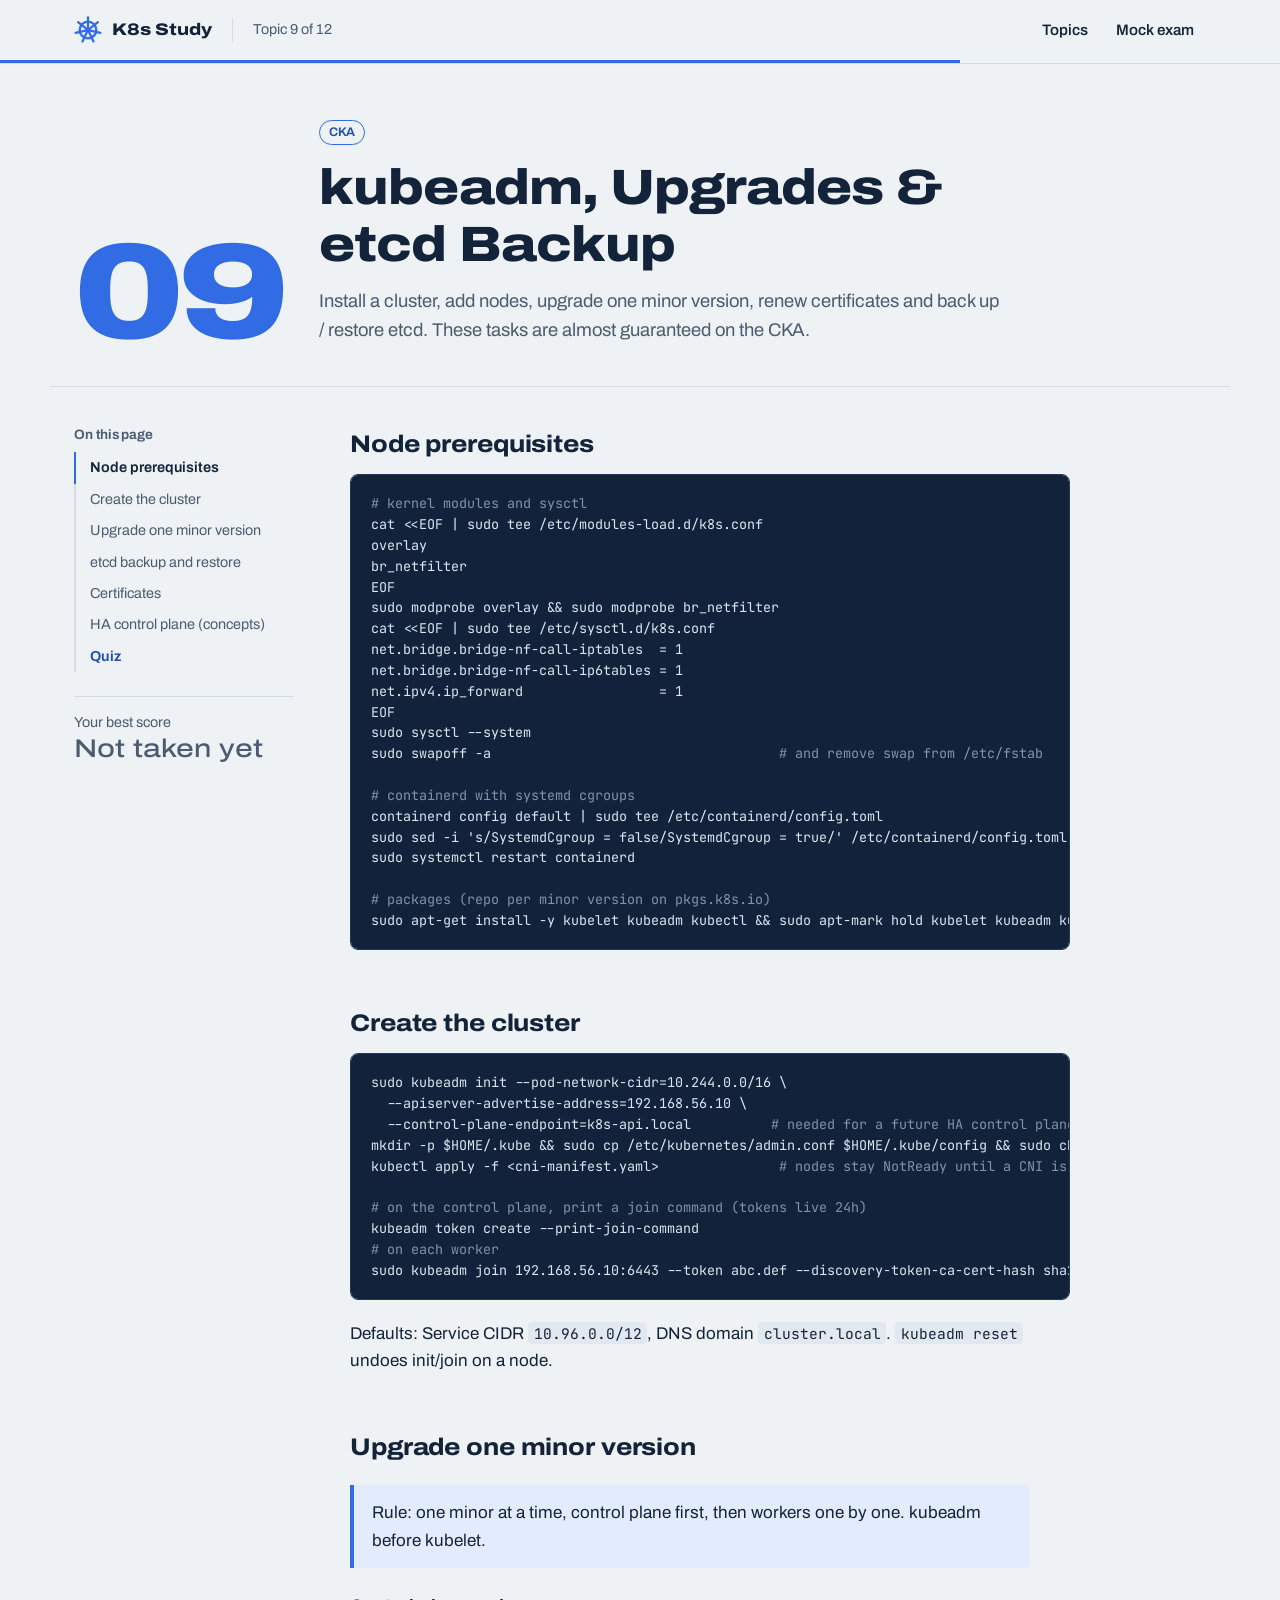
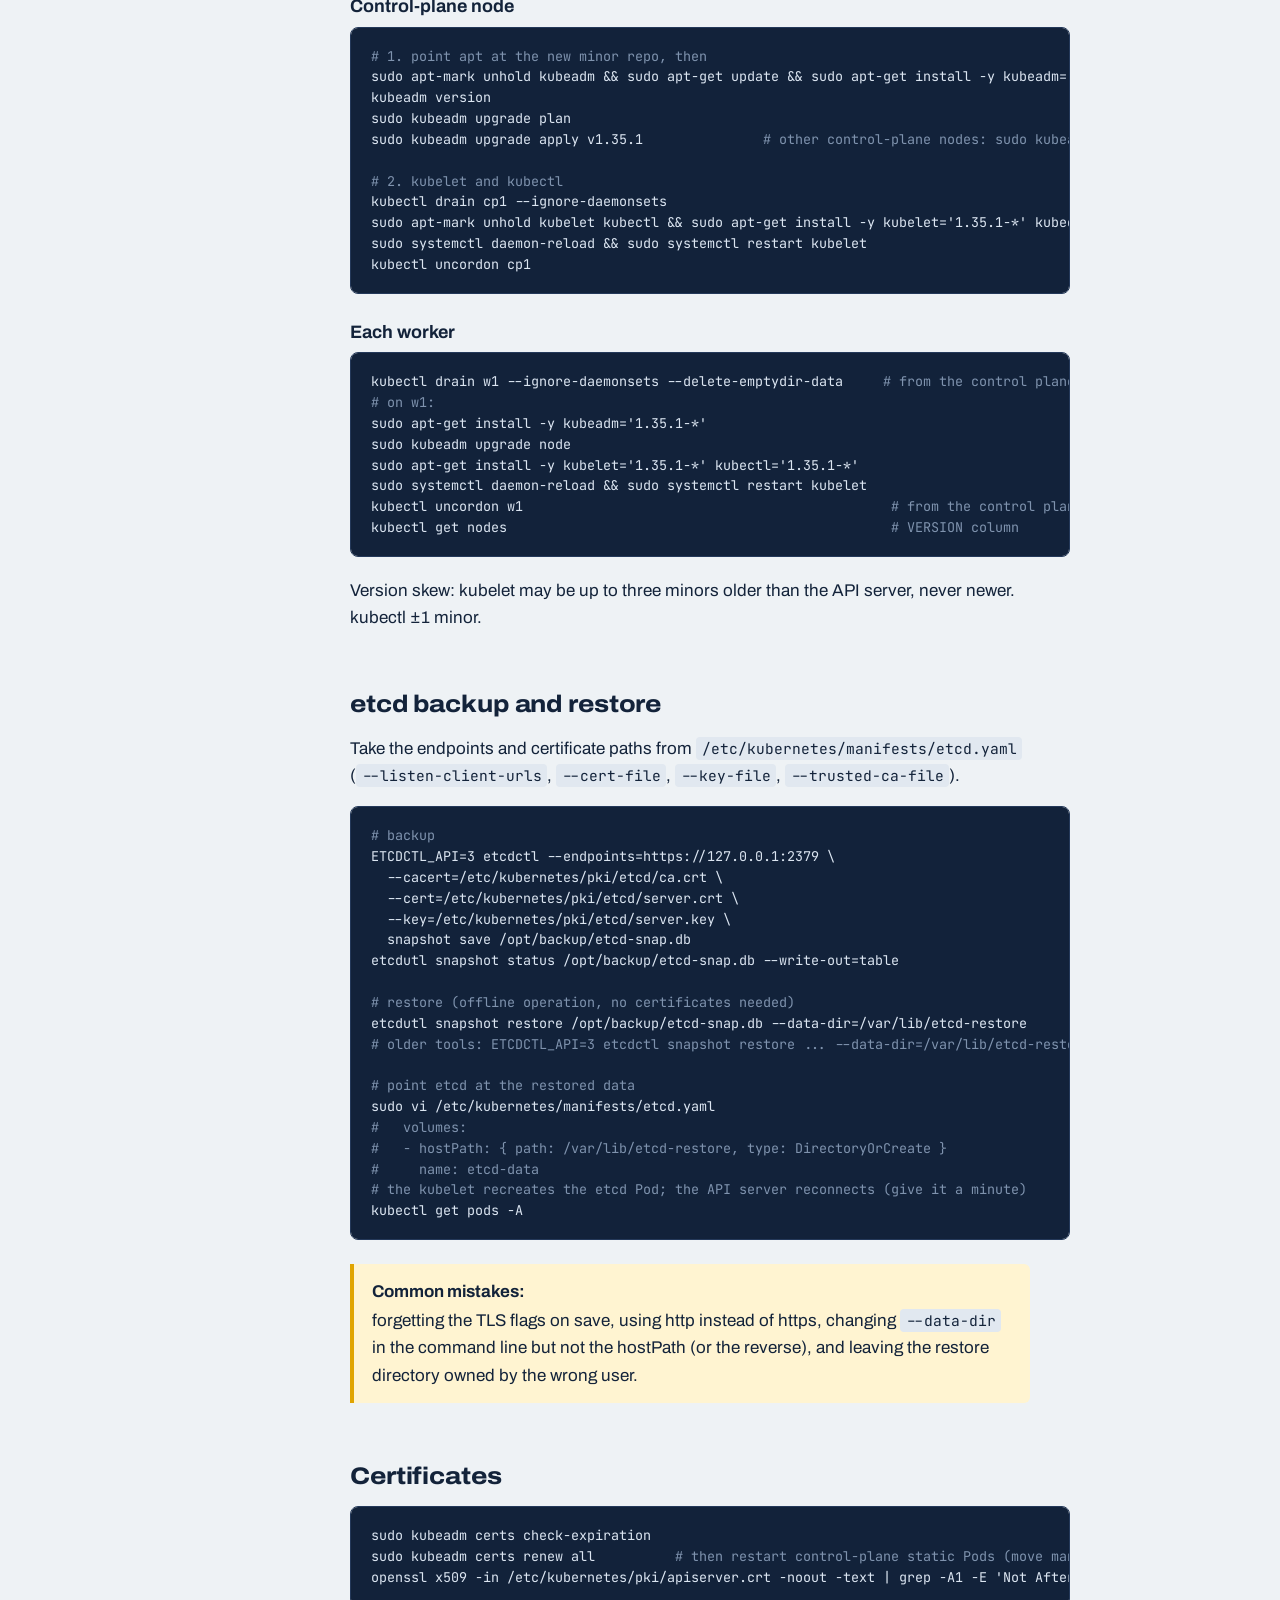
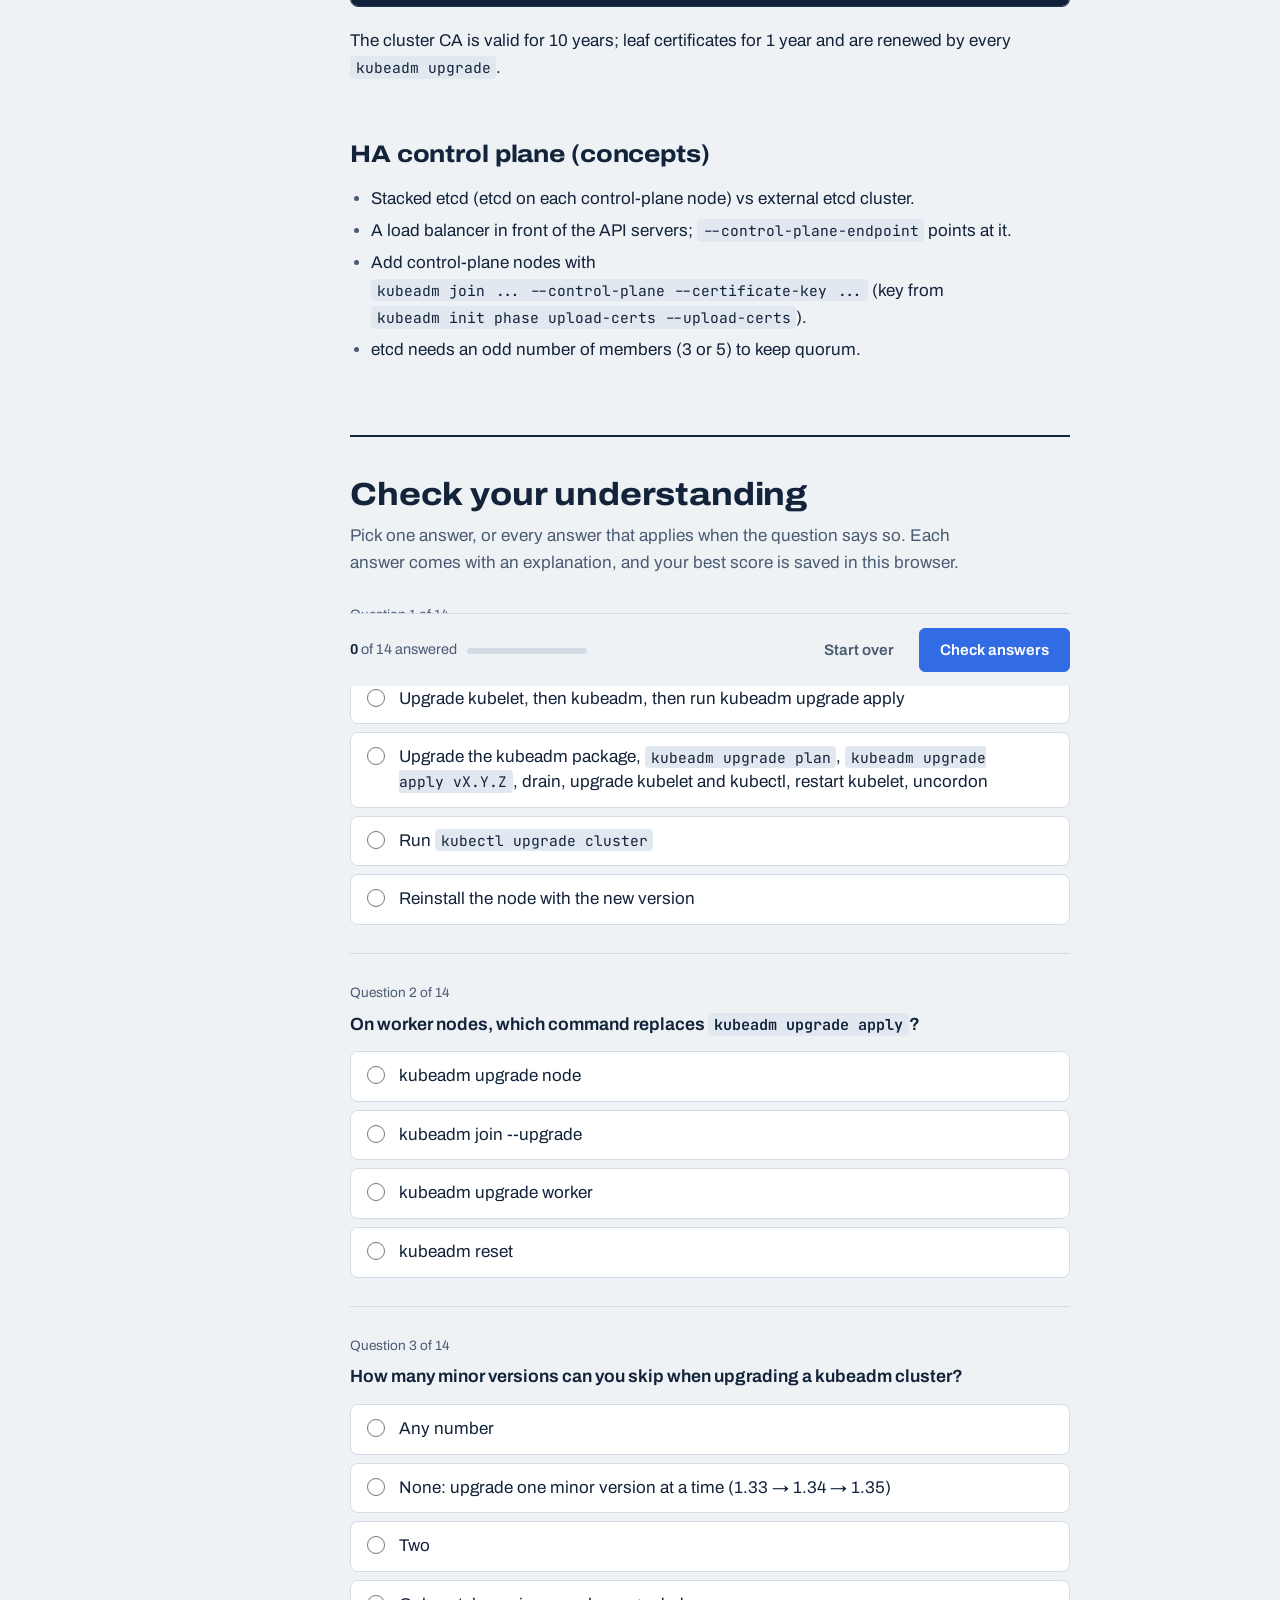
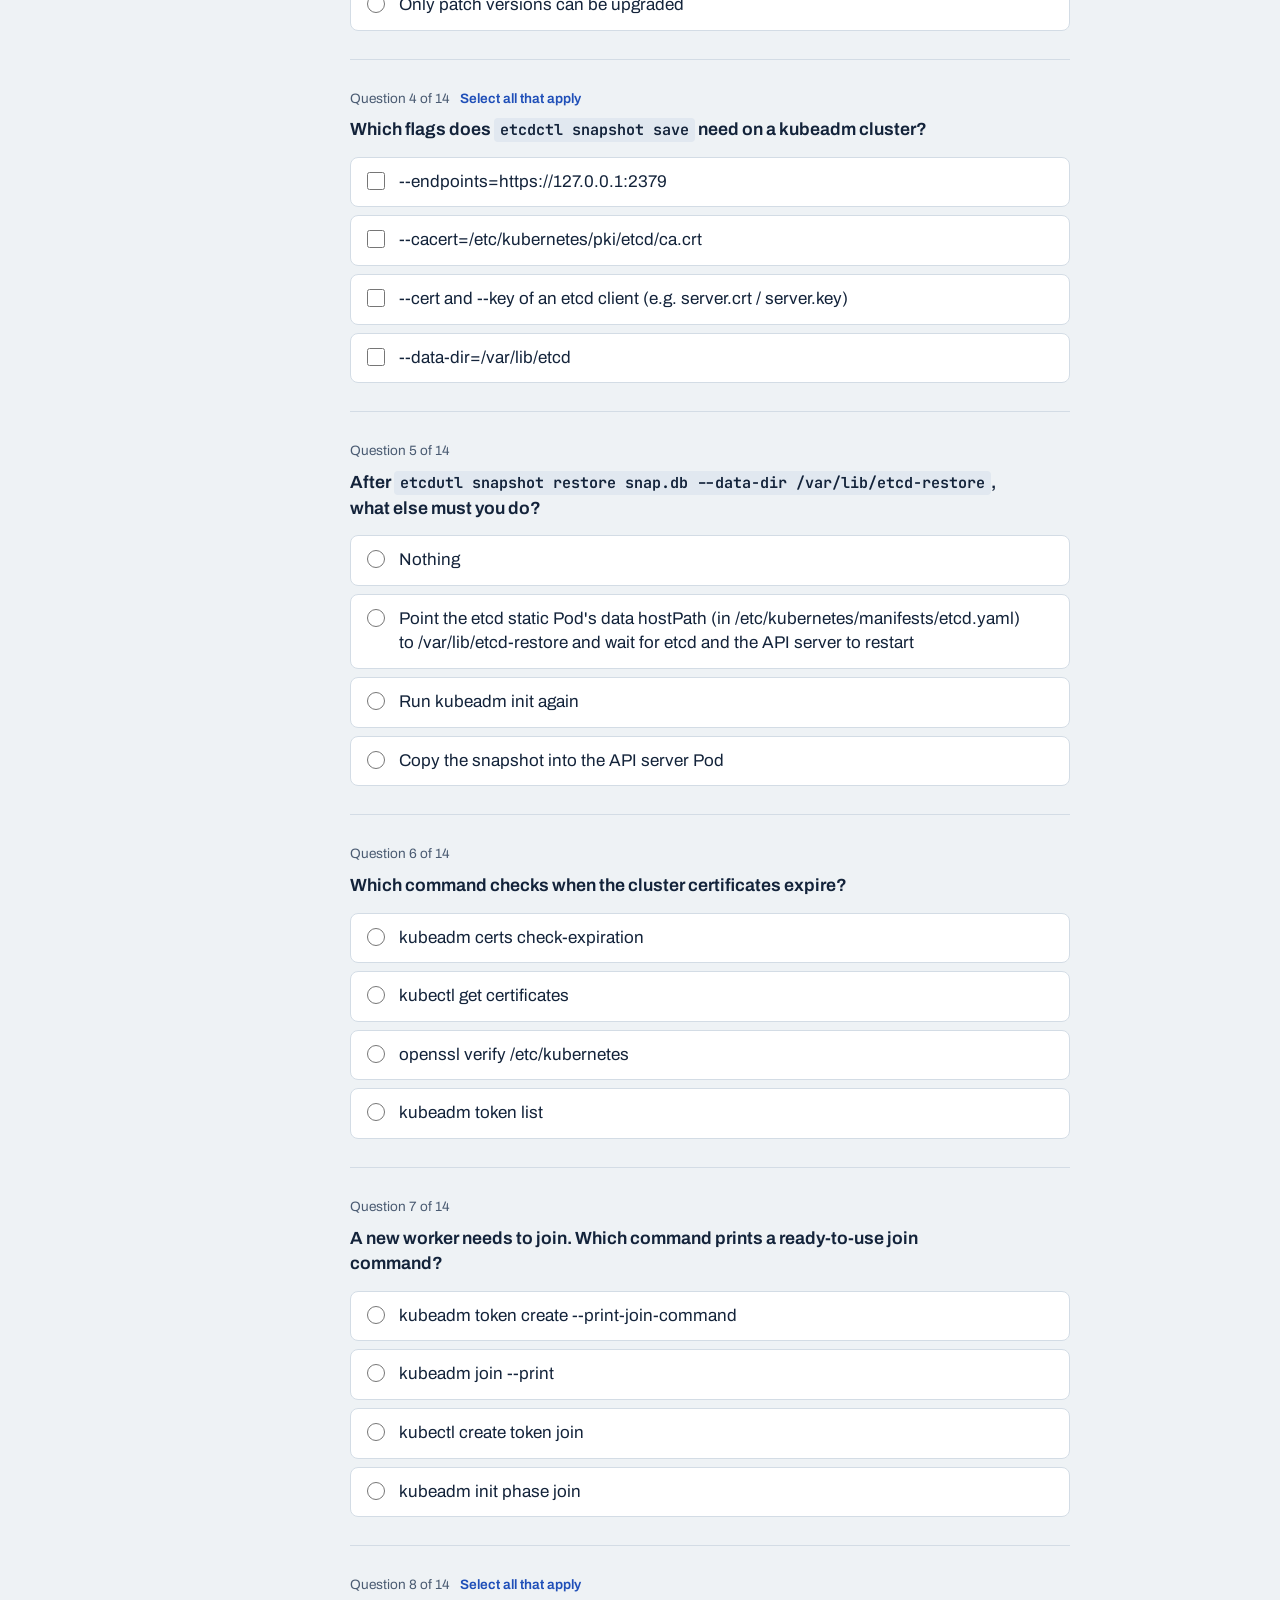
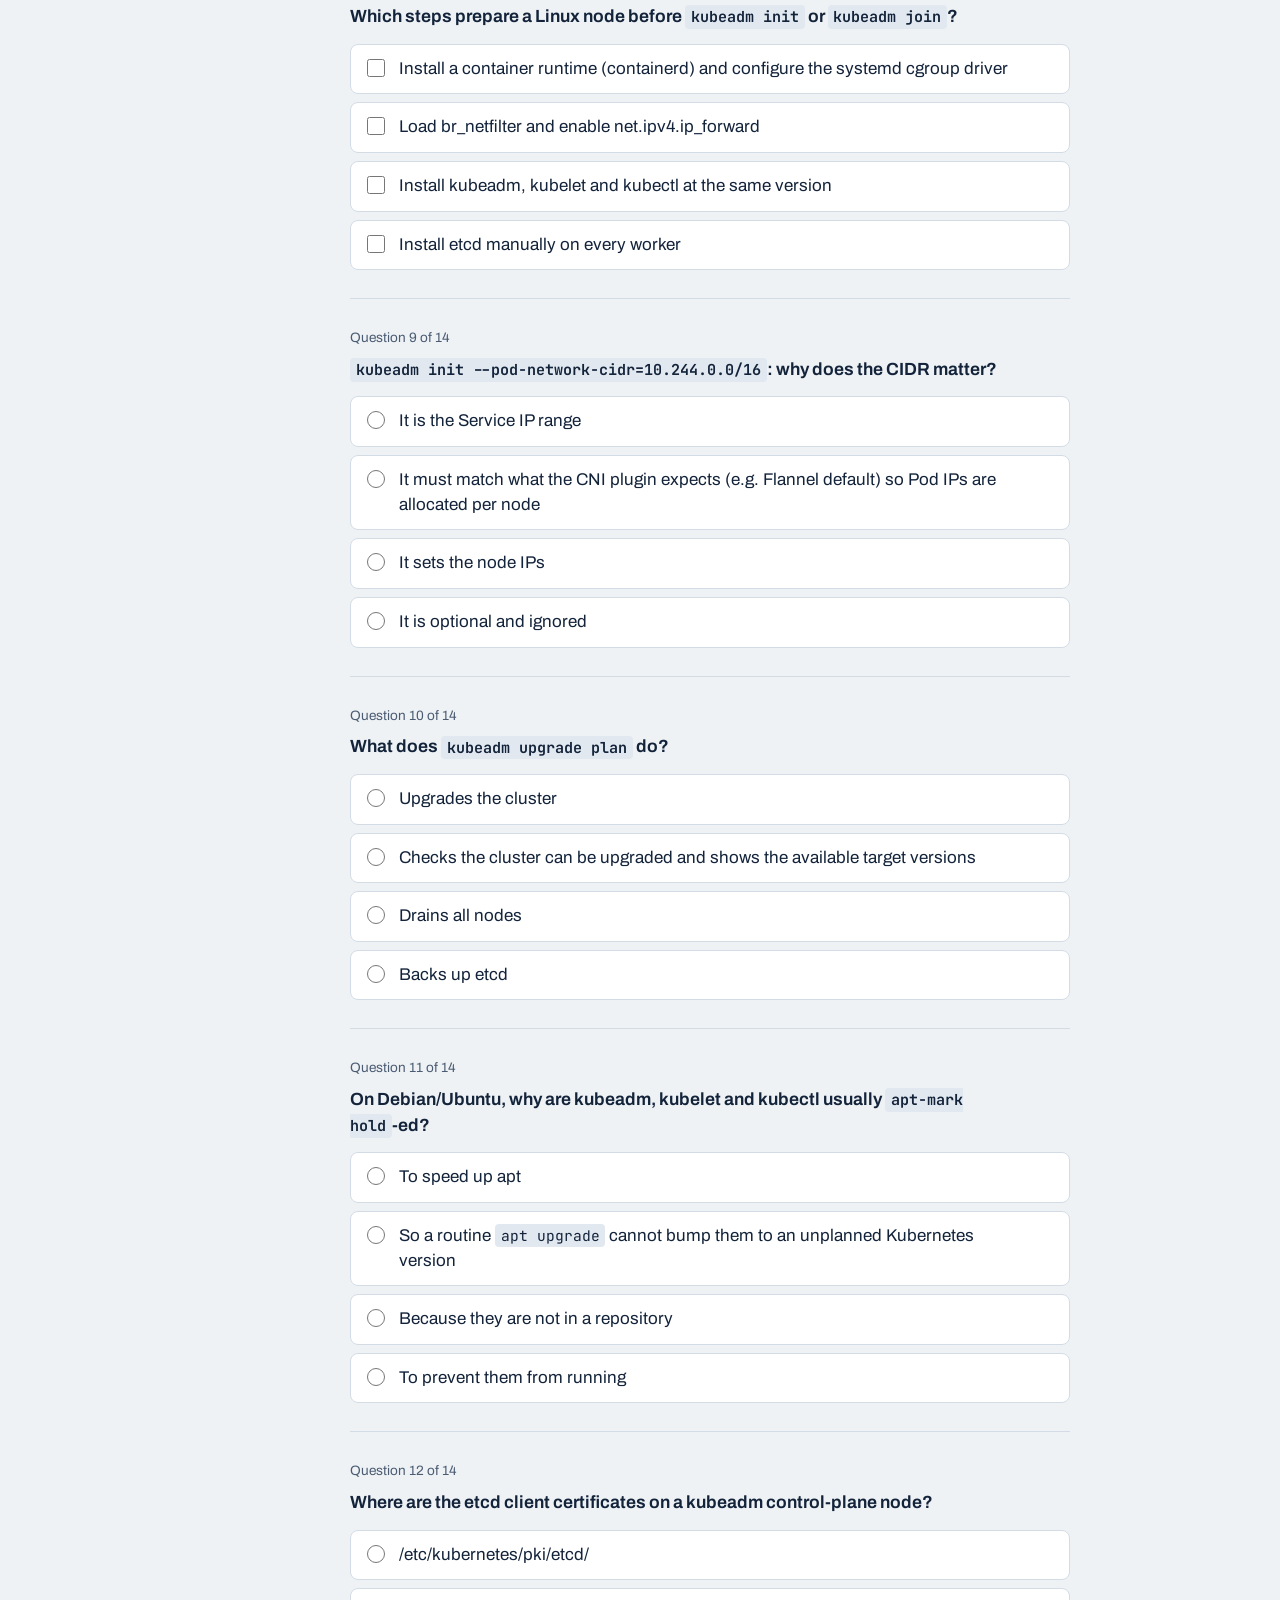
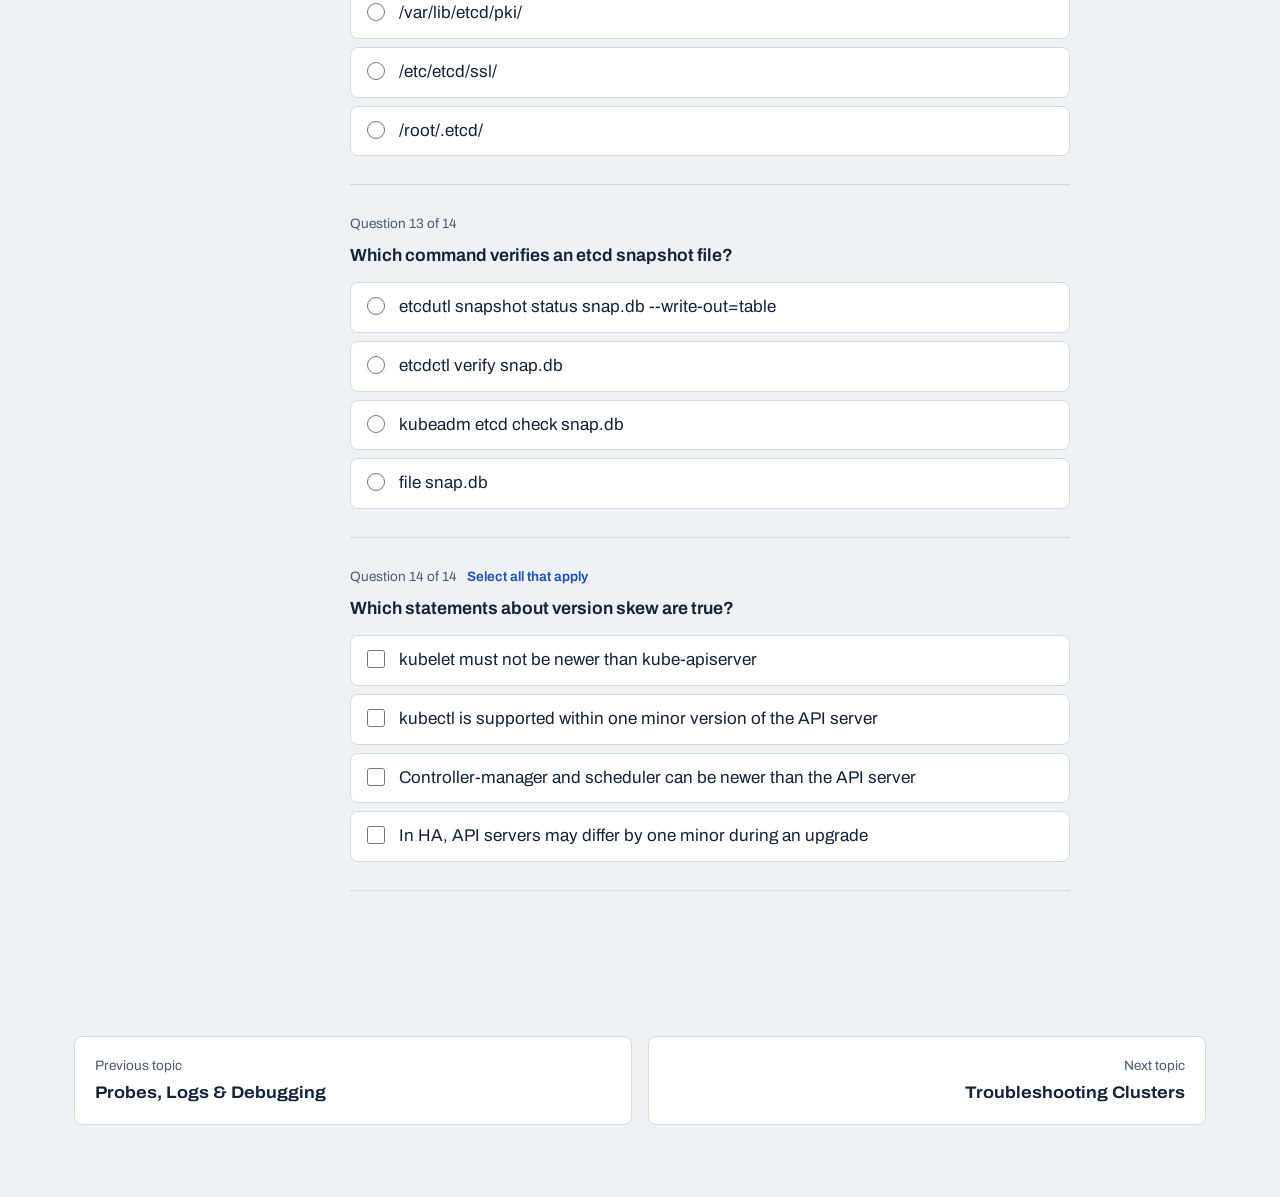
<file: study/09-maintenance.html>
<!doctype html>
<html lang="en">
<head>
<meta charset="utf-8">
<meta name="viewport" content="width=device-width,initial-scale=1">
<title>kubeadm, Upgrades &amp; etcd Backup | K8s Study</title>
<link rel="preconnect" href="https://fonts.googleapis.com">
<link rel="preconnect" href="https://fonts.gstatic.com" crossorigin>
<link rel="stylesheet" href="https://fonts.googleapis.com/css2?family=Archivo:wdth,wght@62..125,100..900&family=JetBrains+Mono:wght@400;600&display=swap">
<link rel="stylesheet" href="assets/style.css">
</head>
<body data-topic="maintenance">
<header class="top"></header>
<main>
<article class="lesson">
  <span class="badge">CKA</span>
  <h1>kubeadm, Upgrades &amp; etcd Backup</h1>
  <p class="lead">Install a cluster, add nodes, upgrade one minor version, renew certificates and back up / restore etcd. These tasks are almost guaranteed on the CKA.</p>

  <h2>Node prerequisites</h2>
<pre><code># kernel modules and sysctl
cat &lt;&lt;EOF | sudo tee /etc/modules-load.d/k8s.conf
overlay
br_netfilter
EOF
sudo modprobe overlay &amp;&amp; sudo modprobe br_netfilter
cat &lt;&lt;EOF | sudo tee /etc/sysctl.d/k8s.conf
net.bridge.bridge-nf-call-iptables  = 1
net.bridge.bridge-nf-call-ip6tables = 1
net.ipv4.ip_forward                 = 1
EOF
sudo sysctl --system
sudo swapoff -a                                    # and remove swap from /etc/fstab

# containerd with systemd cgroups
containerd config default | sudo tee /etc/containerd/config.toml
sudo sed -i 's/SystemdCgroup = false/SystemdCgroup = true/' /etc/containerd/config.toml
sudo systemctl restart containerd

# packages (repo per minor version on pkgs.k8s.io)
sudo apt-get install -y kubelet kubeadm kubectl &amp;&amp; sudo apt-mark hold kubelet kubeadm kubectl</code></pre>

  <h2>Create the cluster</h2>
<pre><code>sudo kubeadm init --pod-network-cidr=10.244.0.0/16 \
  --apiserver-advertise-address=192.168.56.10 \
  --control-plane-endpoint=k8s-api.local          # needed for a future HA control plane
mkdir -p $HOME/.kube &amp;&amp; sudo cp /etc/kubernetes/admin.conf $HOME/.kube/config &amp;&amp; sudo chown $(id -u):$(id -g) $HOME/.kube/config
kubectl apply -f &lt;cni-manifest.yaml&gt;               # nodes stay NotReady until a CNI is installed

# on the control plane, print a join command (tokens live 24h)
kubeadm token create --print-join-command
# on each worker
sudo kubeadm join 192.168.56.10:6443 --token abc.def --discovery-token-ca-cert-hash sha256:...</code></pre>
  <p>Defaults: Service CIDR <code>10.96.0.0/12</code>, DNS domain <code>cluster.local</code>. <code>kubeadm reset</code> undoes init/join on a node.</p>

  <h2>Upgrade one minor version</h2>
  <div class="callout">Rule: one minor at a time, control plane first, then workers one by one. kubeadm before kubelet.</div>
  <h3>Control-plane node</h3>
<pre><code># 1. point apt at the new minor repo, then
sudo apt-mark unhold kubeadm &amp;&amp; sudo apt-get update &amp;&amp; sudo apt-get install -y kubeadm='1.35.1-*' &amp;&amp; sudo apt-mark hold kubeadm
kubeadm version
sudo kubeadm upgrade plan
sudo kubeadm upgrade apply v1.35.1               # other control-plane nodes: sudo kubeadm upgrade node

# 2. kubelet and kubectl
kubectl drain cp1 --ignore-daemonsets
sudo apt-mark unhold kubelet kubectl &amp;&amp; sudo apt-get install -y kubelet='1.35.1-*' kubectl='1.35.1-*' &amp;&amp; sudo apt-mark hold kubelet kubectl
sudo systemctl daemon-reload &amp;&amp; sudo systemctl restart kubelet
kubectl uncordon cp1</code></pre>
  <h3>Each worker</h3>
<pre><code>kubectl drain w1 --ignore-daemonsets --delete-emptydir-data     # from the control plane
# on w1:
sudo apt-get install -y kubeadm='1.35.1-*'
sudo kubeadm upgrade node
sudo apt-get install -y kubelet='1.35.1-*' kubectl='1.35.1-*'
sudo systemctl daemon-reload &amp;&amp; sudo systemctl restart kubelet
kubectl uncordon w1                                              # from the control plane
kubectl get nodes                                                # VERSION column</code></pre>
  <p>Version skew: kubelet may be up to three minors older than the API server, never newer. kubectl ±1 minor.</p>

  <h2>etcd backup and restore</h2>
  <p>Take the endpoints and certificate paths from <code>/etc/kubernetes/manifests/etcd.yaml</code> (<code>--listen-client-urls</code>, <code>--cert-file</code>, <code>--key-file</code>, <code>--trusted-ca-file</code>).</p>
<pre><code># backup
ETCDCTL_API=3 etcdctl --endpoints=https://127.0.0.1:2379 \
  --cacert=/etc/kubernetes/pki/etcd/ca.crt \
  --cert=/etc/kubernetes/pki/etcd/server.crt \
  --key=/etc/kubernetes/pki/etcd/server.key \
  snapshot save /opt/backup/etcd-snap.db
etcdutl snapshot status /opt/backup/etcd-snap.db --write-out=table

# restore (offline operation, no certificates needed)
etcdutl snapshot restore /opt/backup/etcd-snap.db --data-dir=/var/lib/etcd-restore
# older tools: ETCDCTL_API=3 etcdctl snapshot restore ... --data-dir=/var/lib/etcd-restore

# point etcd at the restored data
sudo vi /etc/kubernetes/manifests/etcd.yaml
#   volumes:
#   - hostPath: { path: /var/lib/etcd-restore, type: DirectoryOrCreate }
#     name: etcd-data
# the kubelet recreates the etcd Pod; the API server reconnects (give it a minute)
kubectl get pods -A</code></pre>
  <div class="callout warn"><strong>Common mistakes:</strong> forgetting the TLS flags on save, using http instead of https, changing <code>--data-dir</code> in the command line but not the hostPath (or the reverse), and leaving the restore directory owned by the wrong user.</div>

  <h2>Certificates</h2>
<pre><code>sudo kubeadm certs check-expiration
sudo kubeadm certs renew all          # then restart control-plane static Pods (move manifests out and back, or restart kubelet)
openssl x509 -in /etc/kubernetes/pki/apiserver.crt -noout -text | grep -A1 -E 'Not After|Alternative'</code></pre>
  <p>The cluster CA is valid for 10 years; leaf certificates for 1 year and are renewed by every <code>kubeadm upgrade</code>.</p>

  <h2>HA control plane (concepts)</h2>
  <ul>
    <li>Stacked etcd (etcd on each control-plane node) vs external etcd cluster.</li>
    <li>A load balancer in front of the API servers; <code>--control-plane-endpoint</code> points at it.</li>
    <li>Add control-plane nodes with <code>kubeadm join ... --control-plane --certificate-key ...</code> (key from <code>kubeadm init phase upload-certs --upload-certs</code>).</li>
    <li>etcd needs an odd number of members (3 or 5) to keep quorum.</li>
  </ul>
</article>

<section class="quiz-wrap" id="quiz-section">
  <h2>QCM — test yourself</h2>
  <p class="muted">Single-answer questions use radio buttons. Questions marked "select all that apply" need every correct box ticked.</p>
  <div id="quiz"></div>
</section>
</main>
<footer class="bottom"></footer>
<script src="questions/maintenance.js"></script>
<script src="assets/app.js"></script>
</body>
</html>
</file>
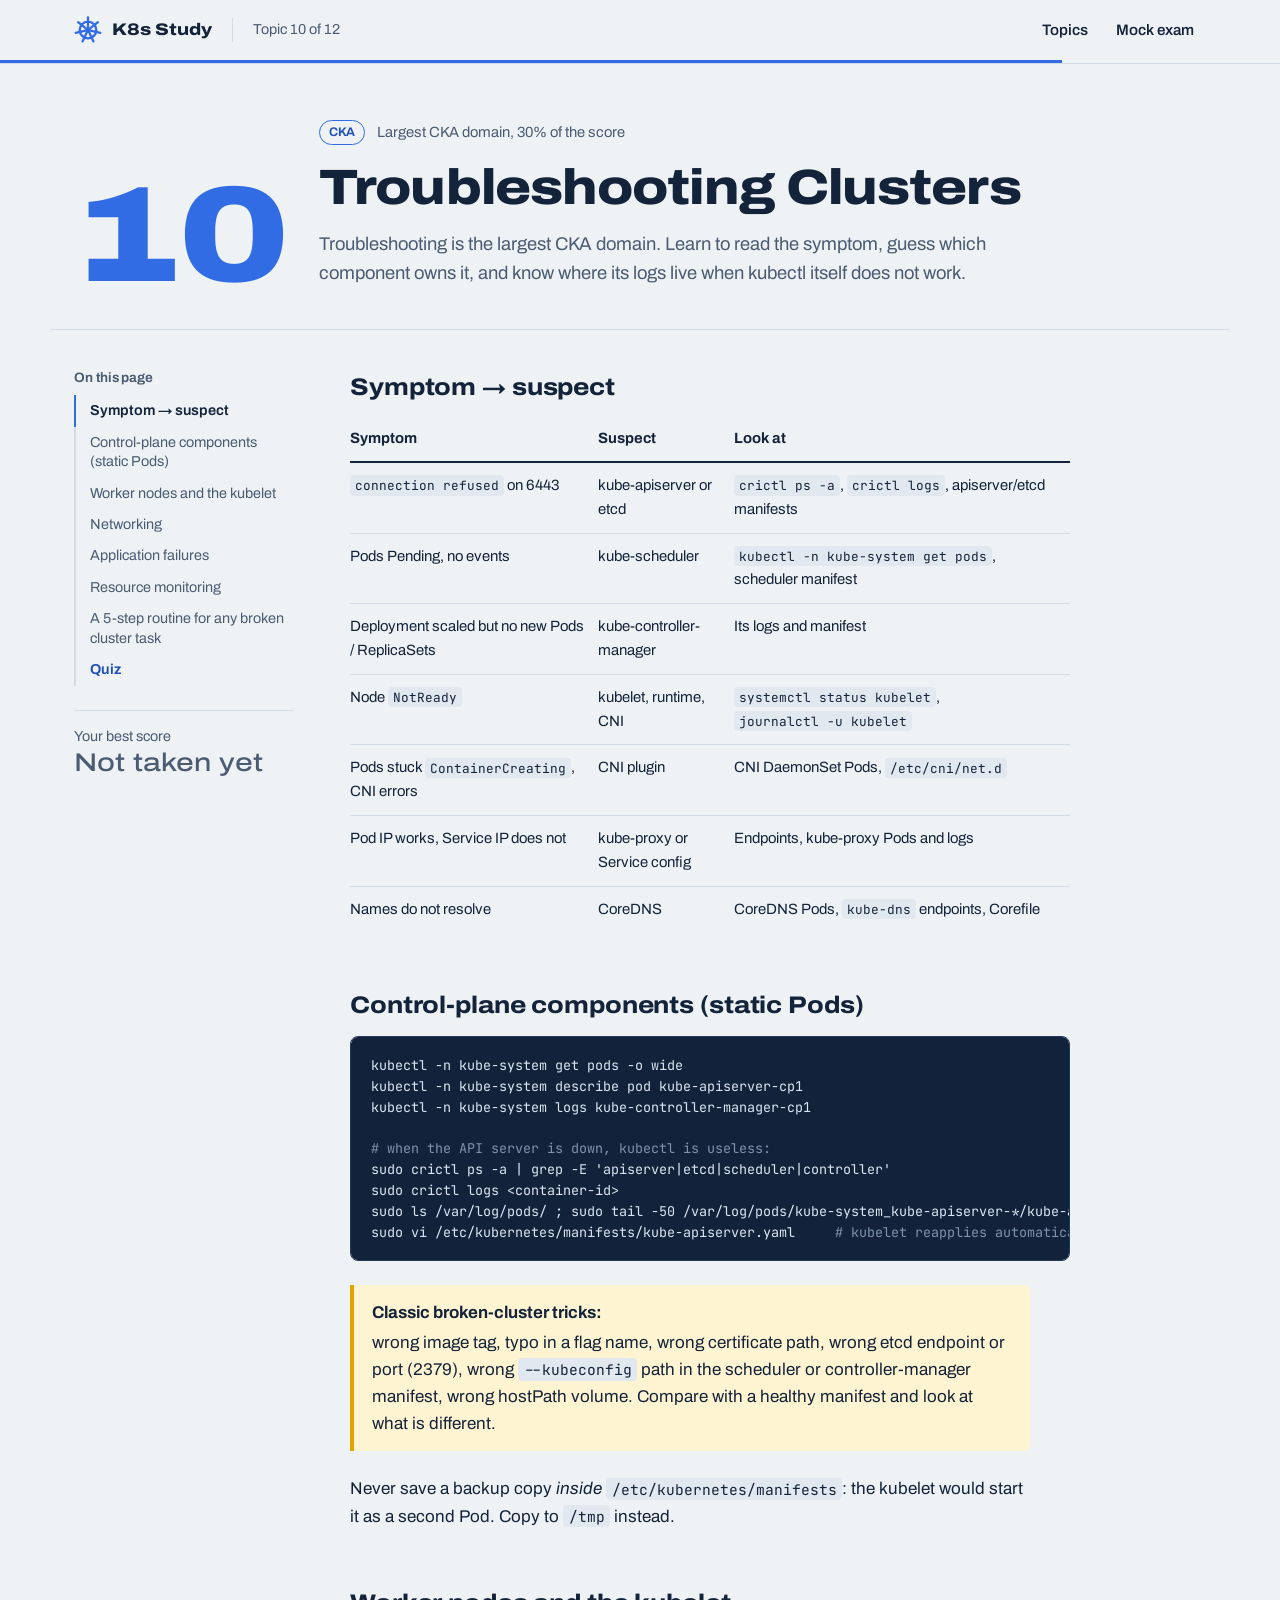
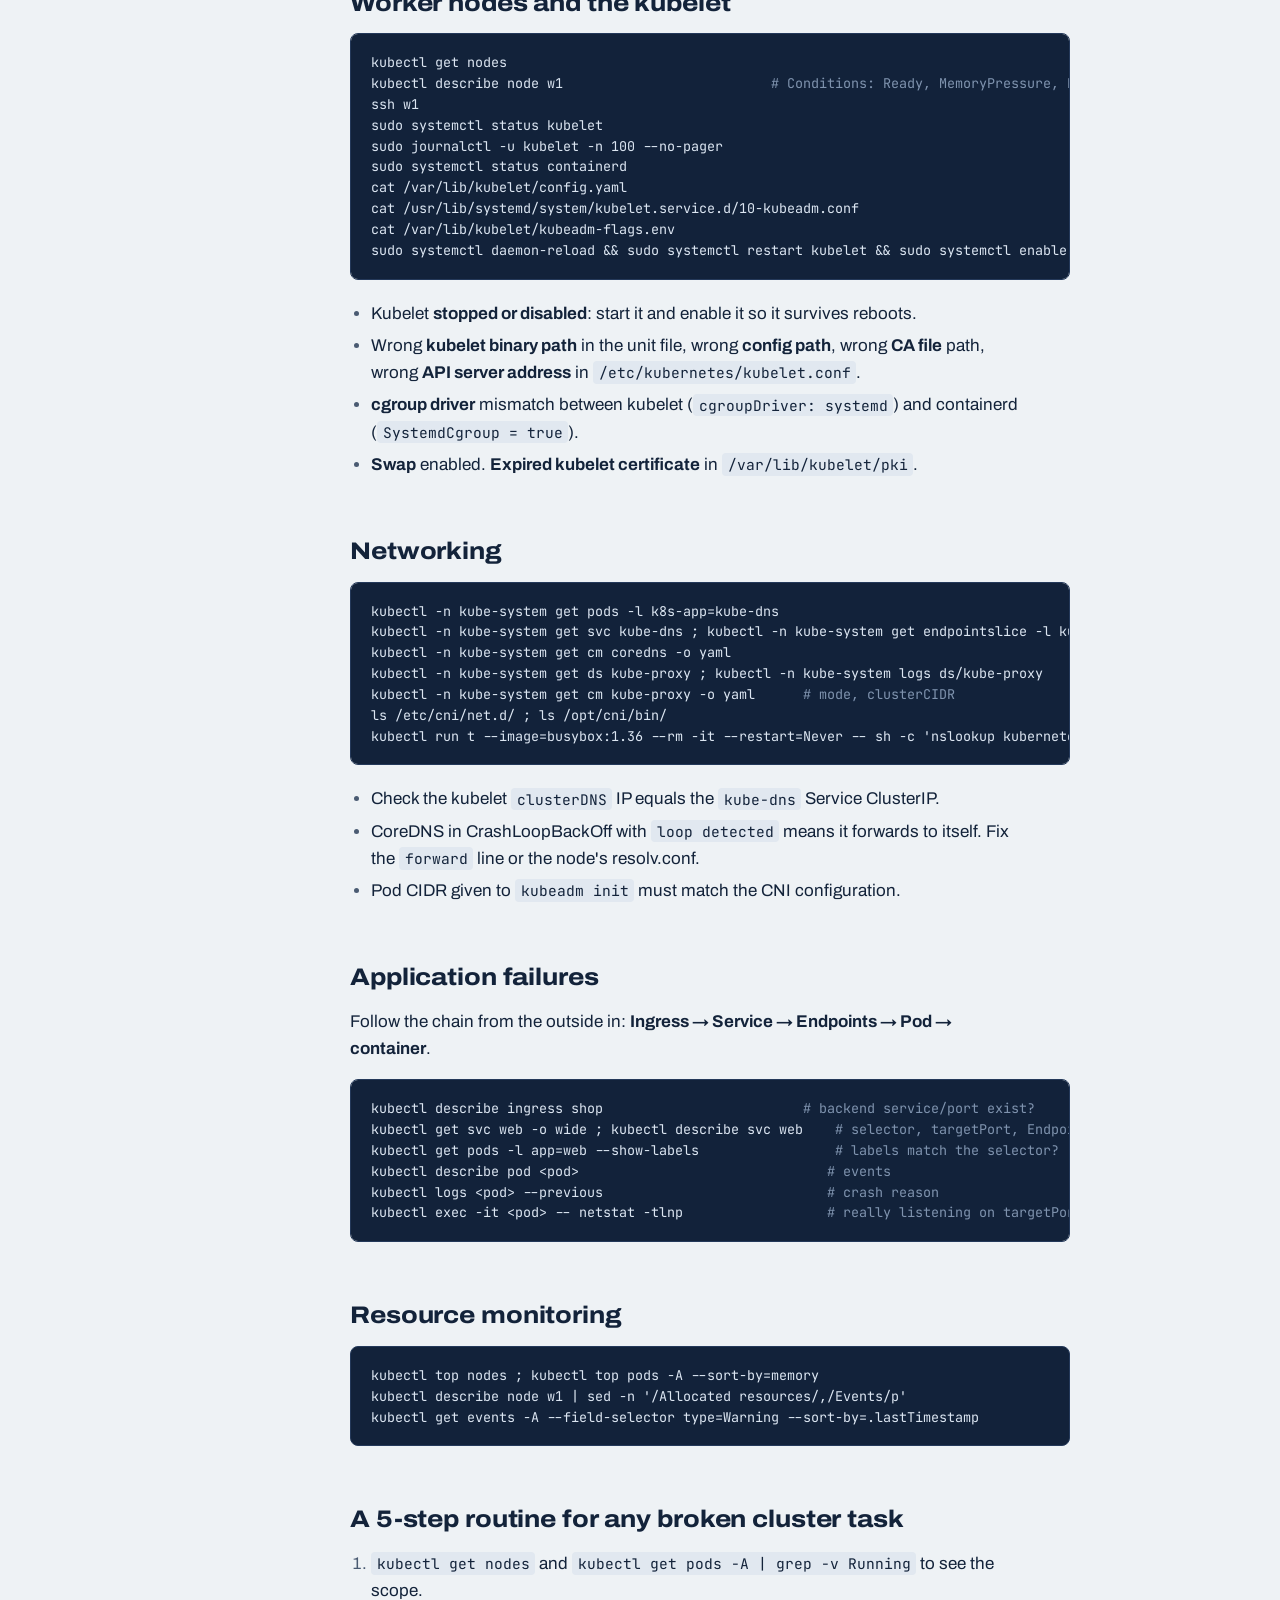
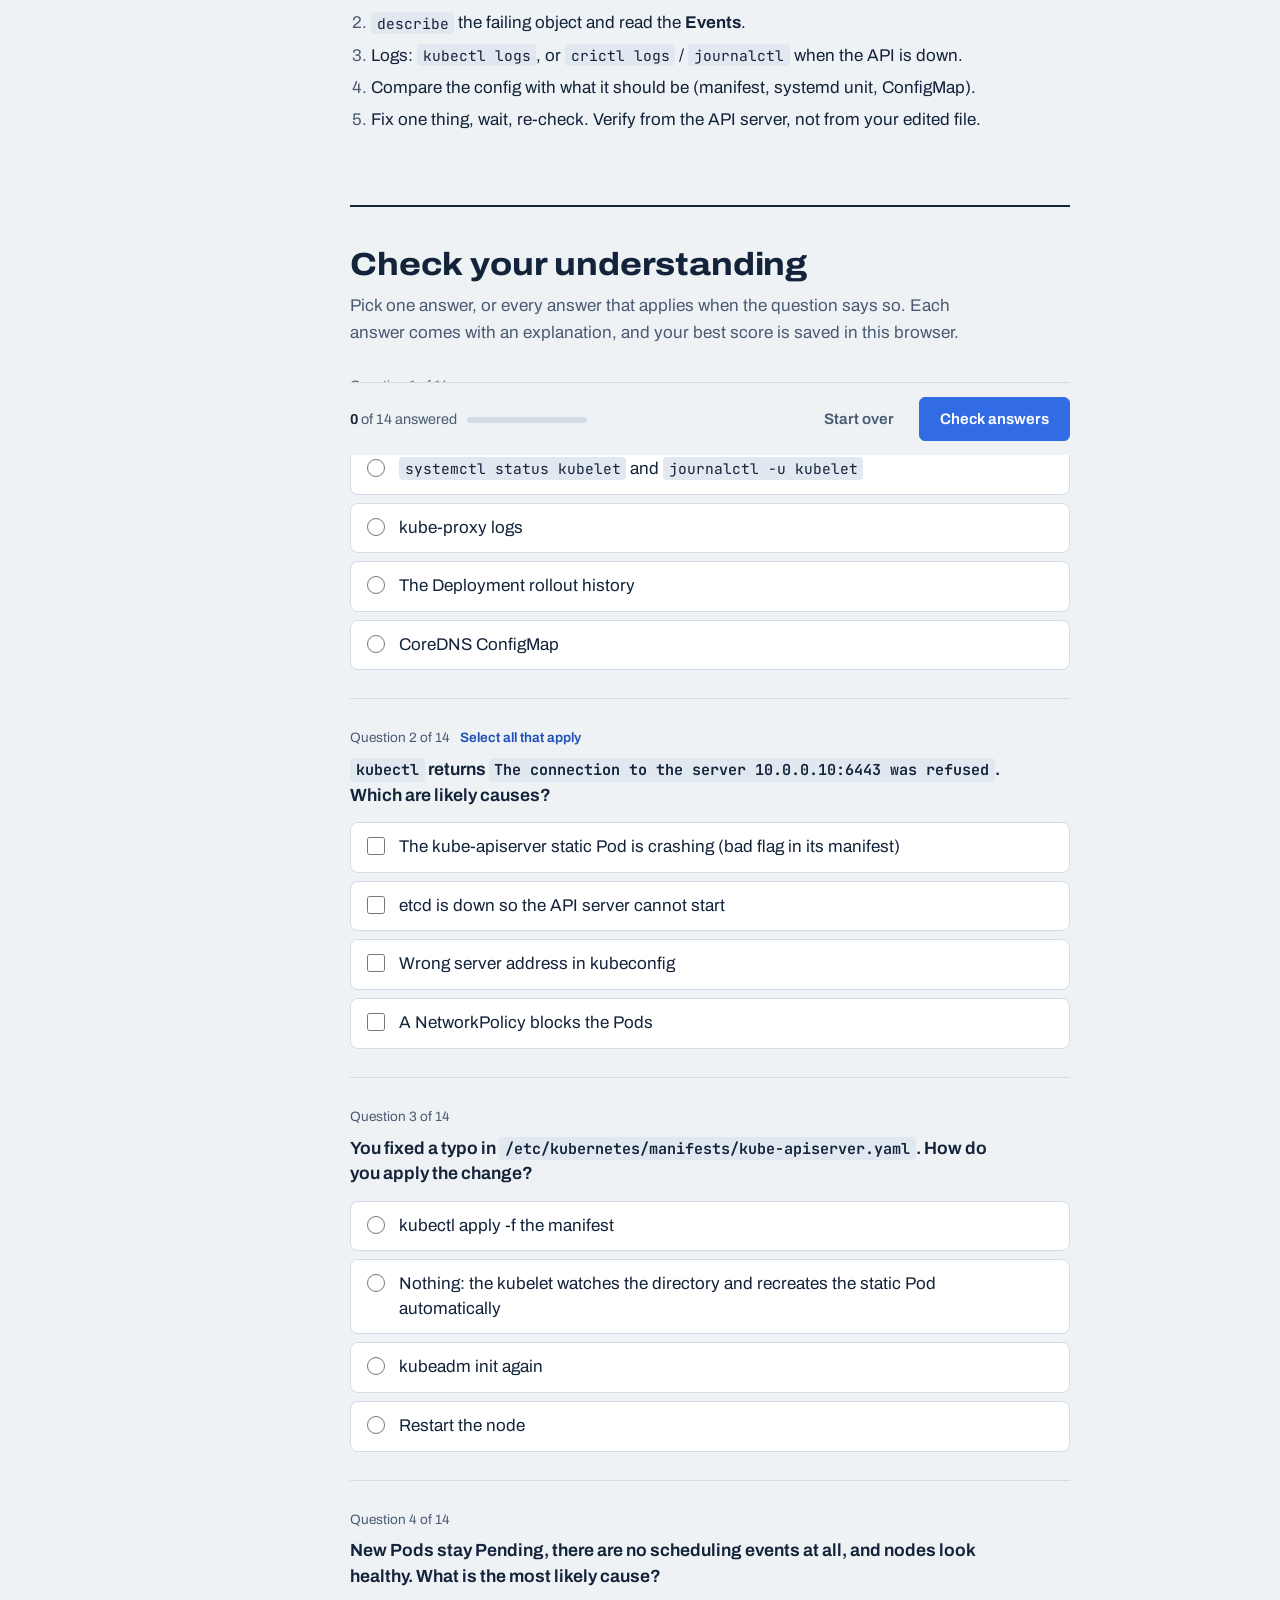
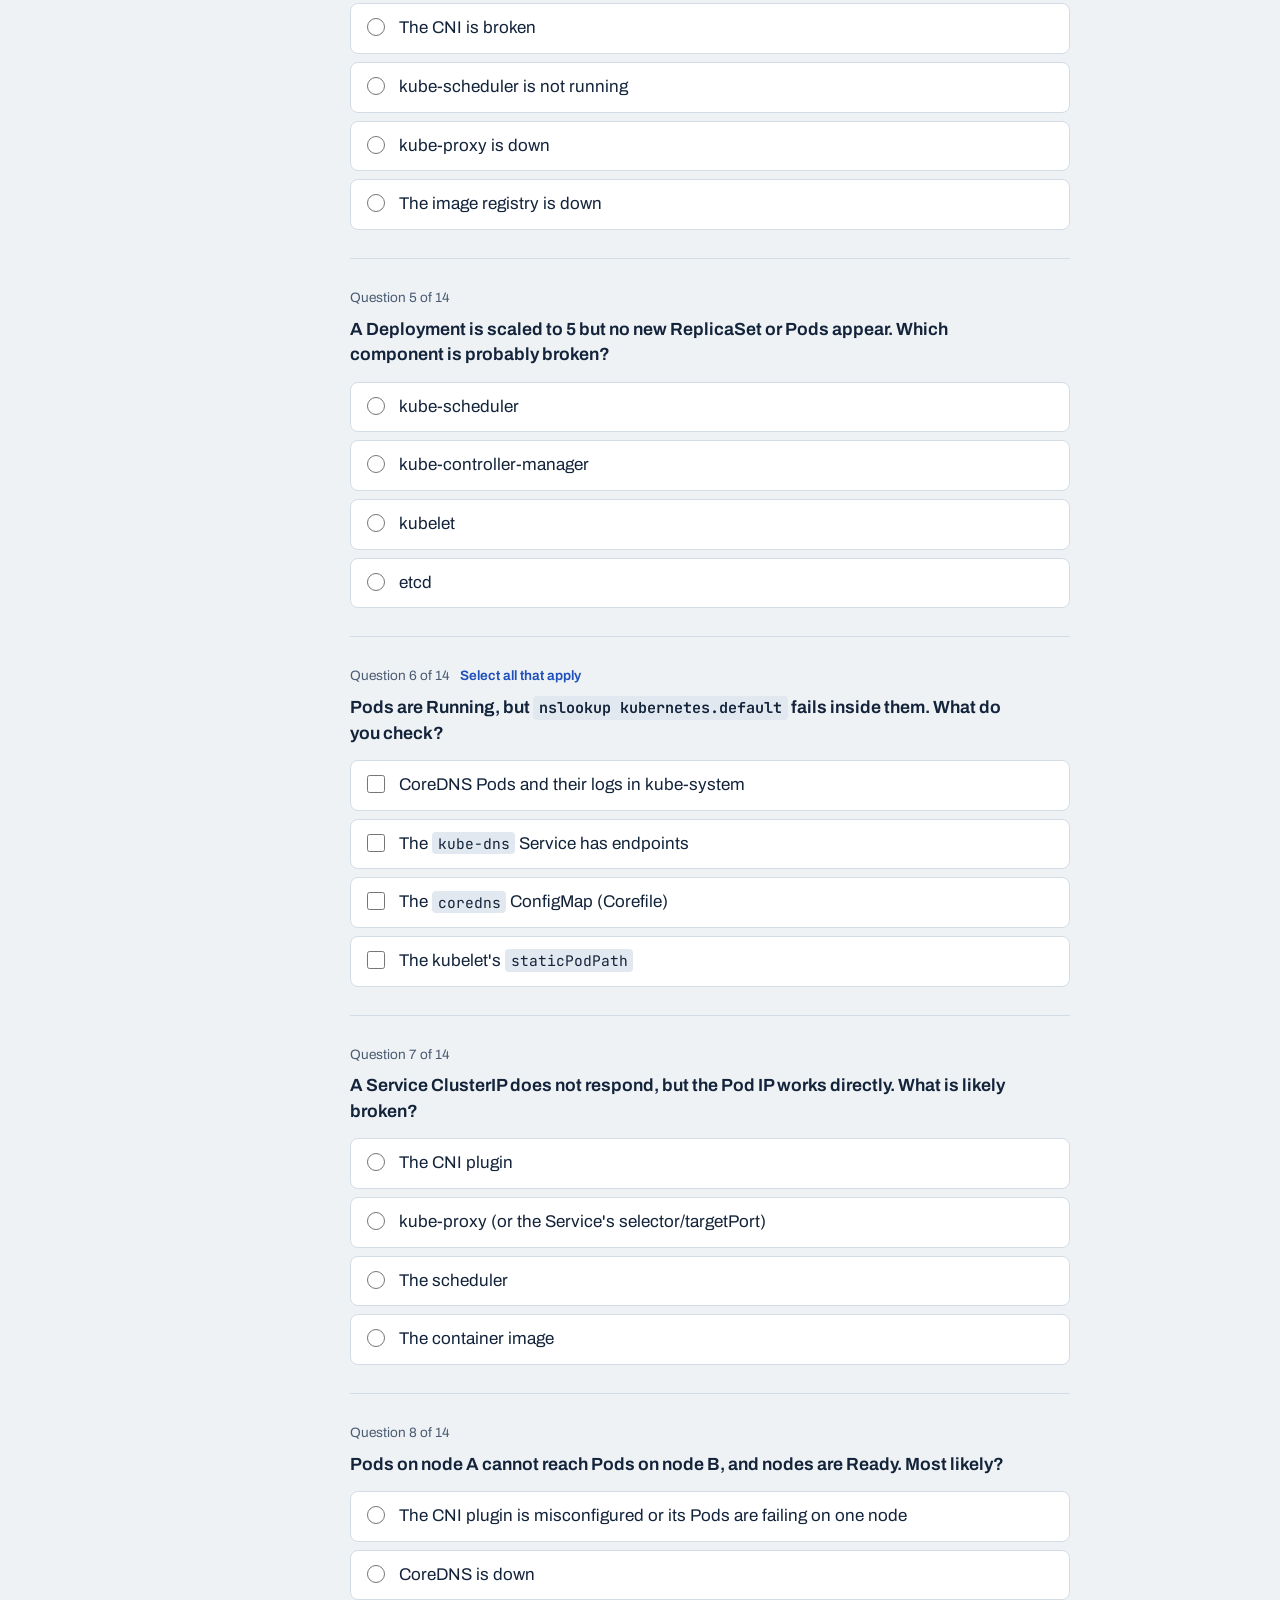
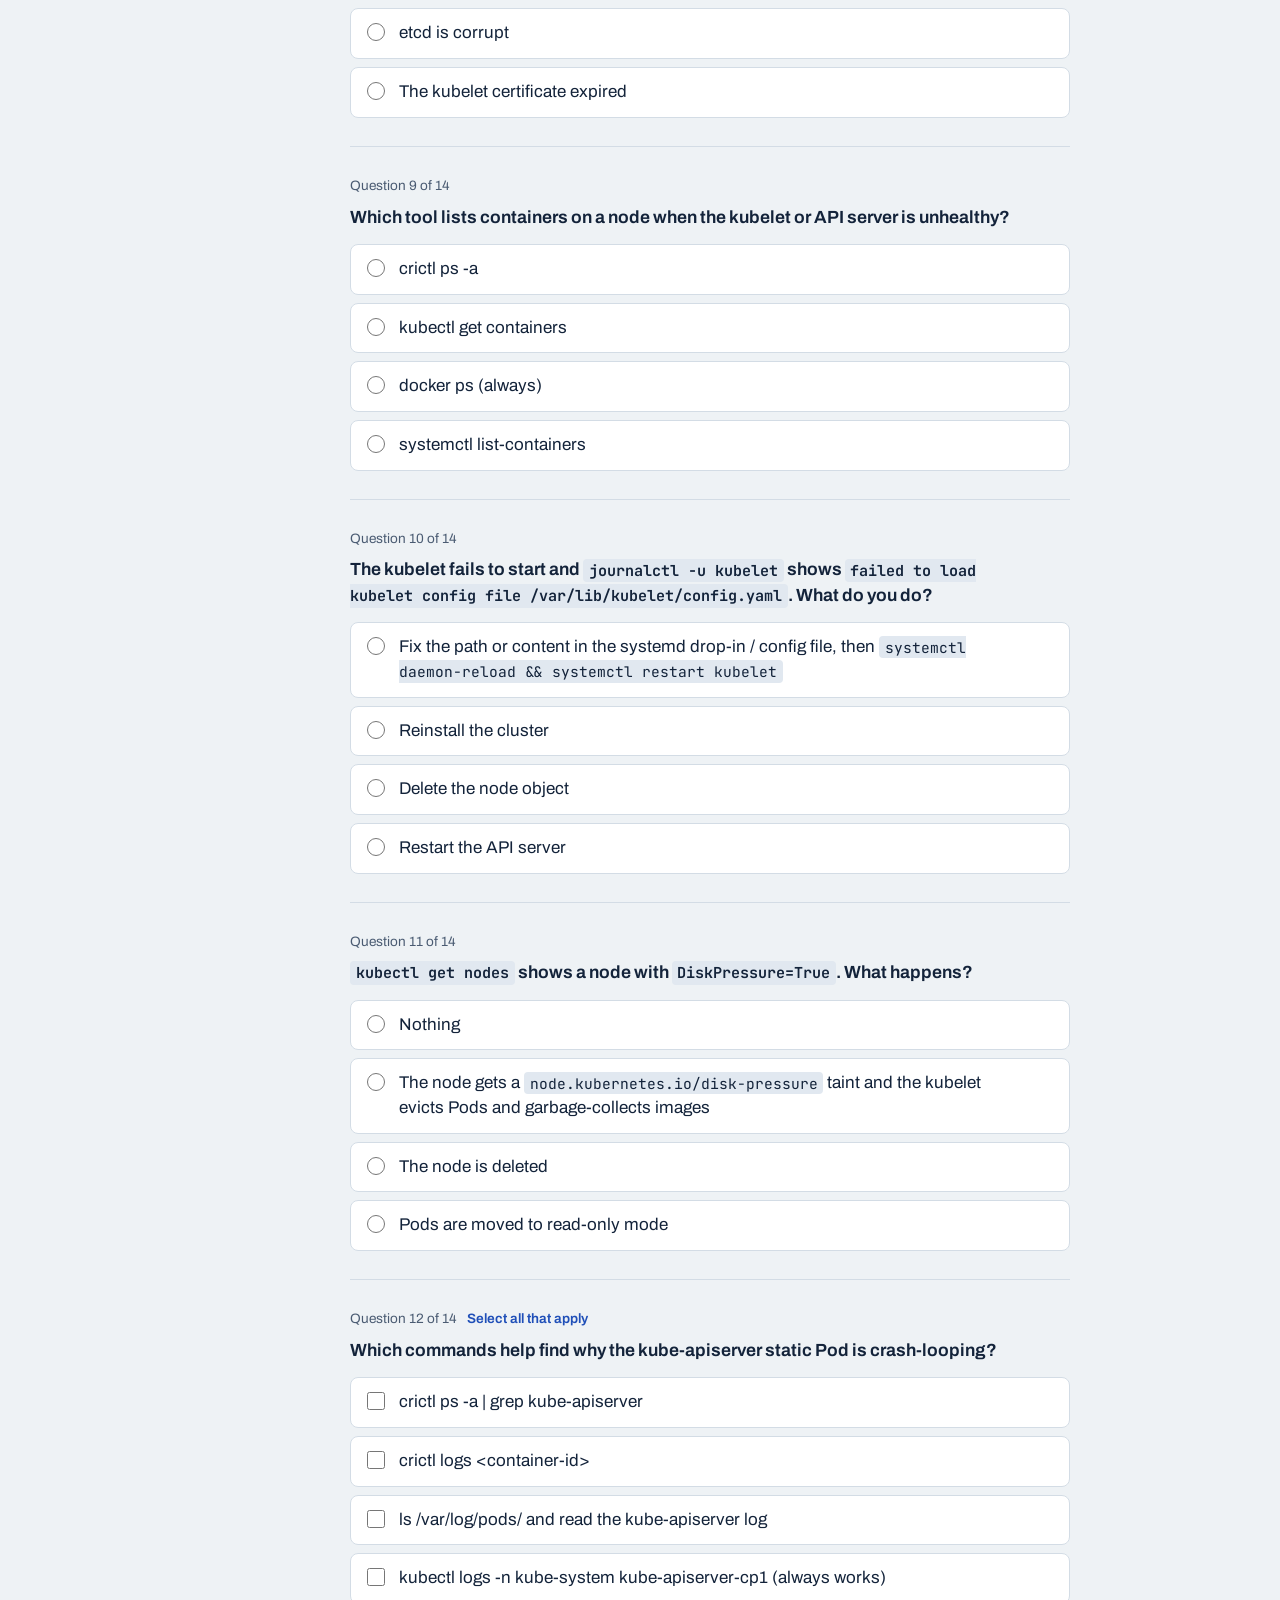
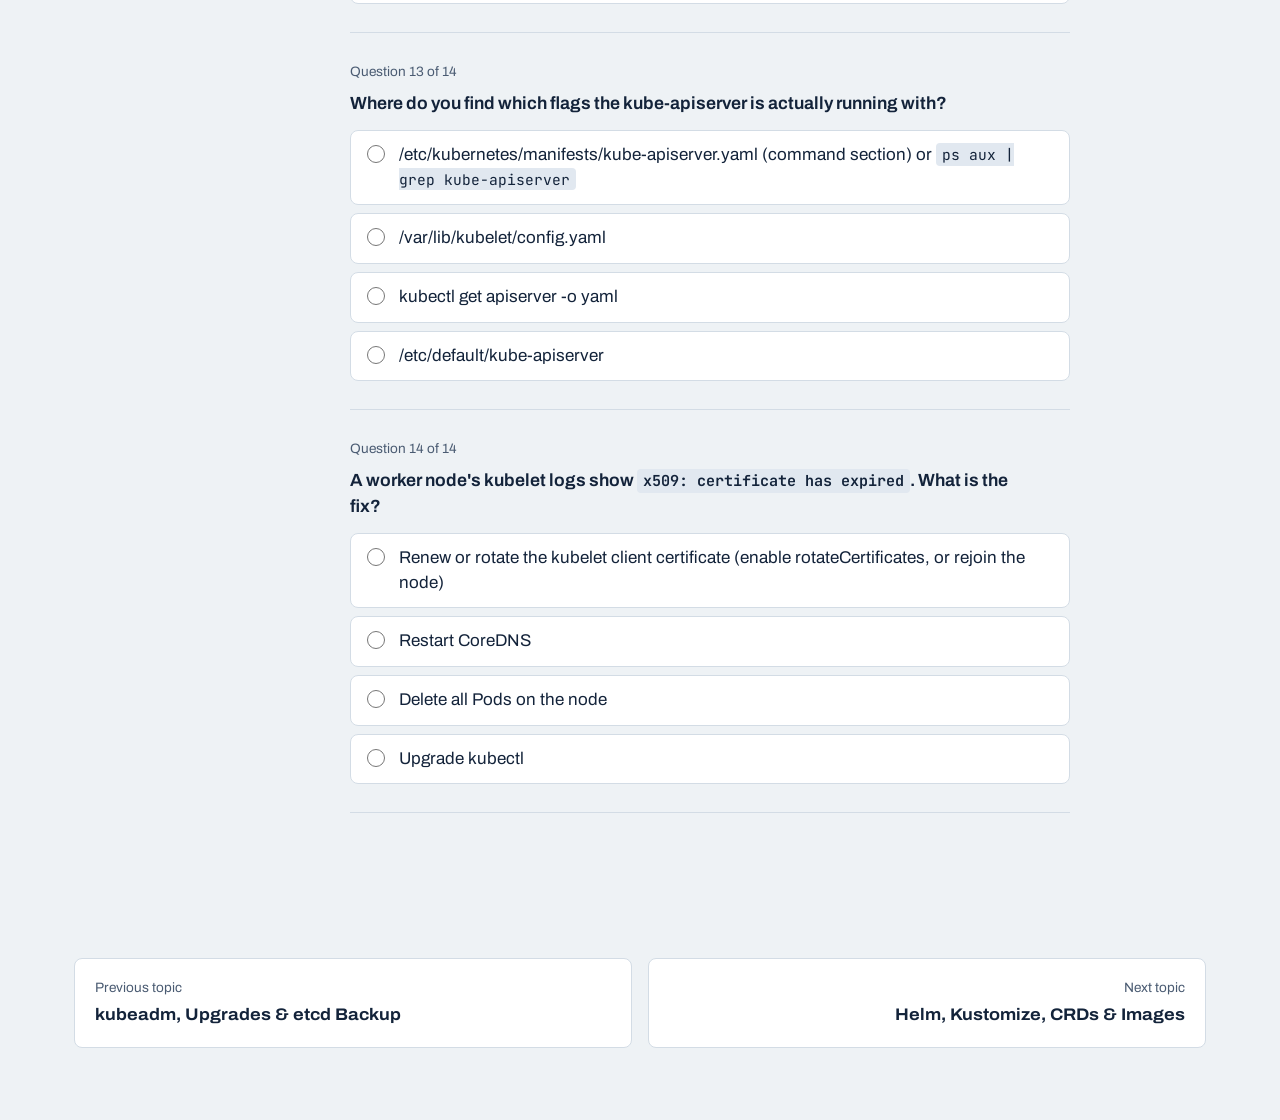
<file: study/10-troubleshooting.html>
<!doctype html>
<html lang="en">
<head>
<meta charset="utf-8">
<meta name="viewport" content="width=device-width,initial-scale=1">
<title>Troubleshooting Clusters | K8s Study</title>
<link rel="preconnect" href="https://fonts.googleapis.com">
<link rel="preconnect" href="https://fonts.gstatic.com" crossorigin>
<link rel="stylesheet" href="https://fonts.googleapis.com/css2?family=Archivo:wdth,wght@62..125,100..900&family=JetBrains+Mono:wght@400;600&display=swap">
<link rel="stylesheet" href="assets/style.css">
</head>
<body data-topic="troubleshoot">
<header class="top"></header>
<main>
<article class="lesson">
  <span class="badge">CKA · 30% of the exam</span>
  <h1>Troubleshooting Clusters</h1>
  <p class="lead">Troubleshooting is the largest CKA domain. Learn to read the symptom, guess which component owns it, and know where its logs live when kubectl itself does not work.</p>

  <h2>Symptom → suspect</h2>
  <table>
    <tr><th>Symptom</th><th>Suspect</th><th>Look at</th></tr>
    <tr><td><code>connection refused</code> on 6443</td><td>kube-apiserver or etcd</td><td><code>crictl ps -a</code>, <code>crictl logs</code>, apiserver/etcd manifests</td></tr>
    <tr><td>Pods Pending, no events</td><td>kube-scheduler</td><td><code>kubectl -n kube-system get pods</code>, scheduler manifest</td></tr>
    <tr><td>Deployment scaled but no new Pods / ReplicaSets</td><td>kube-controller-manager</td><td>Its logs and manifest</td></tr>
    <tr><td>Node <code>NotReady</code></td><td>kubelet, runtime, CNI</td><td><code>systemctl status kubelet</code>, <code>journalctl -u kubelet</code></td></tr>
    <tr><td>Pods stuck <code>ContainerCreating</code>, CNI errors</td><td>CNI plugin</td><td>CNI DaemonSet Pods, <code>/etc/cni/net.d</code></td></tr>
    <tr><td>Pod IP works, Service IP does not</td><td>kube-proxy or Service config</td><td>Endpoints, kube-proxy Pods and logs</td></tr>
    <tr><td>Names do not resolve</td><td>CoreDNS</td><td>CoreDNS Pods, <code>kube-dns</code> endpoints, Corefile</td></tr>
  </table>

  <h2>Control-plane components (static Pods)</h2>
<pre><code>kubectl -n kube-system get pods -o wide
kubectl -n kube-system describe pod kube-apiserver-cp1
kubectl -n kube-system logs kube-controller-manager-cp1

# when the API server is down, kubectl is useless:
sudo crictl ps -a | grep -E 'apiserver|etcd|scheduler|controller'
sudo crictl logs &lt;container-id&gt;
sudo ls /var/log/pods/ ; sudo tail -50 /var/log/pods/kube-system_kube-apiserver-*/kube-apiserver/*.log
sudo vi /etc/kubernetes/manifests/kube-apiserver.yaml     # kubelet reapplies automatically</code></pre>
  <div class="callout warn"><strong>Classic broken-cluster tricks:</strong> wrong image tag, typo in a flag name, wrong certificate path, wrong etcd endpoint or port (2379), wrong <code>--kubeconfig</code> path in the scheduler or controller-manager manifest, wrong hostPath volume. Compare with a healthy manifest and look at what is different.</div>
  <p>Never save a backup copy <em>inside</em> <code>/etc/kubernetes/manifests</code>: the kubelet would start it as a second Pod. Copy to <code>/tmp</code> instead.</p>

  <h2>Worker nodes and the kubelet</h2>
<pre><code>kubectl get nodes
kubectl describe node w1                          # Conditions: Ready, MemoryPressure, DiskPressure, PIDPressure
ssh w1
sudo systemctl status kubelet
sudo journalctl -u kubelet -n 100 --no-pager
sudo systemctl status containerd
cat /var/lib/kubelet/config.yaml
cat /usr/lib/systemd/system/kubelet.service.d/10-kubeadm.conf
cat /var/lib/kubelet/kubeadm-flags.env
sudo systemctl daemon-reload &amp;&amp; sudo systemctl restart kubelet &amp;&amp; sudo systemctl enable kubelet</code></pre>
  <ul>
    <li>Kubelet <strong>stopped or disabled</strong>: start it and enable it so it survives reboots.</li>
    <li>Wrong <strong>kubelet binary path</strong> in the unit file, wrong <strong>config path</strong>, wrong <strong>CA file</strong> path, wrong <strong>API server address</strong> in <code>/etc/kubernetes/kubelet.conf</code>.</li>
    <li><strong>cgroup driver</strong> mismatch between kubelet (<code>cgroupDriver: systemd</code>) and containerd (<code>SystemdCgroup = true</code>).</li>
    <li><strong>Swap</strong> enabled. <strong>Expired kubelet certificate</strong> in <code>/var/lib/kubelet/pki</code>.</li>
  </ul>

  <h2>Networking</h2>
<pre><code>kubectl -n kube-system get pods -l k8s-app=kube-dns
kubectl -n kube-system get svc kube-dns ; kubectl -n kube-system get endpointslice -l kubernetes.io/service-name=kube-dns
kubectl -n kube-system get cm coredns -o yaml
kubectl -n kube-system get ds kube-proxy ; kubectl -n kube-system logs ds/kube-proxy
kubectl -n kube-system get cm kube-proxy -o yaml      # mode, clusterCIDR
ls /etc/cni/net.d/ ; ls /opt/cni/bin/
kubectl run t --image=busybox:1.36 --rm -it --restart=Never -- sh -c 'nslookup kubernetes.default; wget -qO- --timeout=2 http://web'</code></pre>
  <ul>
    <li>Check the kubelet <code>clusterDNS</code> IP equals the <code>kube-dns</code> Service ClusterIP.</li>
    <li>CoreDNS in CrashLoopBackOff with <code>loop detected</code> means it forwards to itself. Fix the <code>forward</code> line or the node's resolv.conf.</li>
    <li>Pod CIDR given to <code>kubeadm init</code> must match the CNI configuration.</li>
  </ul>

  <h2>Application failures</h2>
  <p>Follow the chain from the outside in: <strong>Ingress → Service → Endpoints → Pod → container</strong>.</p>
<pre><code>kubectl describe ingress shop                         # backend service/port exist?
kubectl get svc web -o wide ; kubectl describe svc web    # selector, targetPort, Endpoints
kubectl get pods -l app=web --show-labels                 # labels match the selector?
kubectl describe pod &lt;pod&gt;                               # events
kubectl logs &lt;pod&gt; --previous                            # crash reason
kubectl exec -it &lt;pod&gt; -- netstat -tlnp                  # really listening on targetPort?</code></pre>

  <h2>Resource monitoring</h2>
<pre><code>kubectl top nodes ; kubectl top pods -A --sort-by=memory
kubectl describe node w1 | sed -n '/Allocated resources/,/Events/p'
kubectl get events -A --field-selector type=Warning --sort-by=.lastTimestamp</code></pre>

  <h2>A 5-step routine for any broken cluster task</h2>
  <ol>
    <li><code>kubectl get nodes</code> and <code>kubectl get pods -A | grep -v Running</code> to see the scope.</li>
    <li><code>describe</code> the failing object and read the <strong>Events</strong>.</li>
    <li>Logs: <code>kubectl logs</code>, or <code>crictl logs</code> / <code>journalctl</code> when the API is down.</li>
    <li>Compare the config with what it should be (manifest, systemd unit, ConfigMap).</li>
    <li>Fix one thing, wait, re-check. Verify from the API server, not from your edited file.</li>
  </ol>
</article>

<section class="quiz-wrap" id="quiz-section">
  <h2>QCM — test yourself</h2>
  <p class="muted">Single-answer questions use radio buttons. Questions marked "select all that apply" need every correct box ticked.</p>
  <div id="quiz"></div>
</section>
</main>
<footer class="bottom"></footer>
<script src="questions/troubleshoot.js"></script>
<script src="assets/app.js"></script>
</body>
</html>
</file>
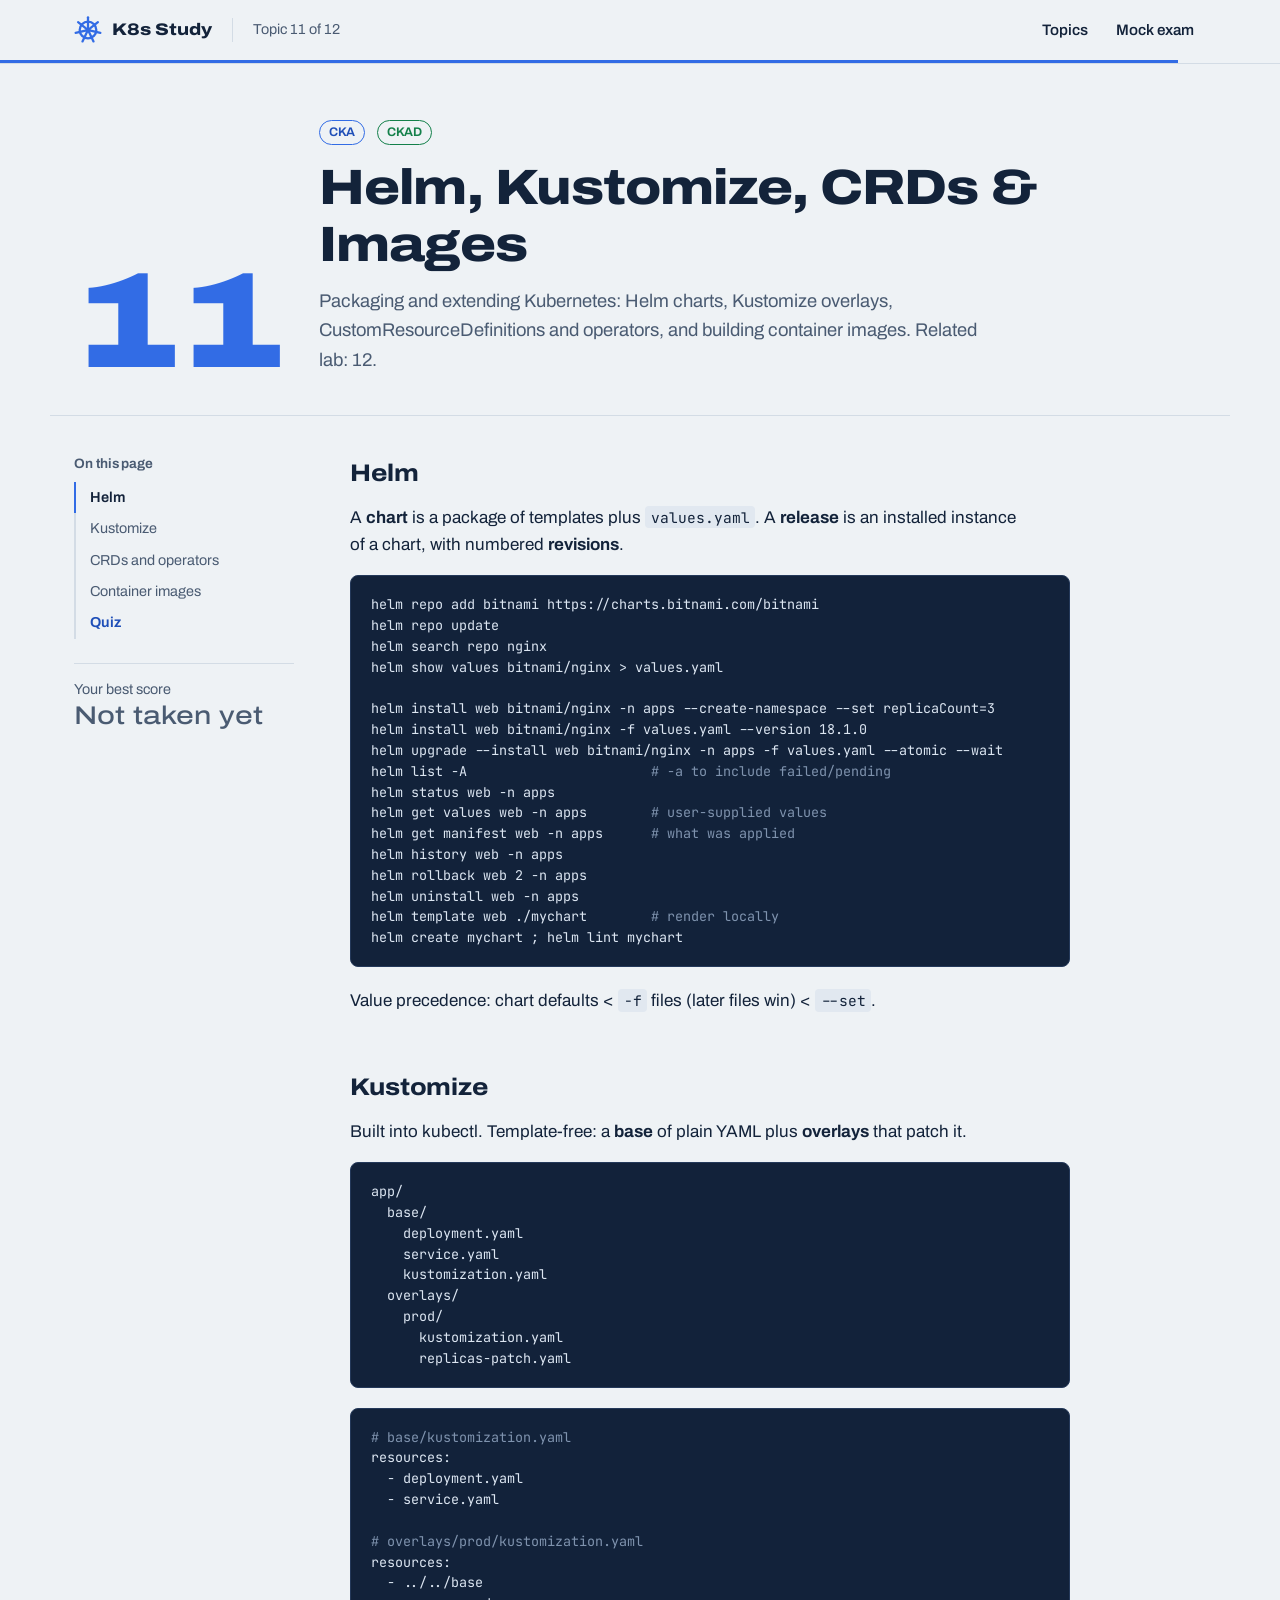
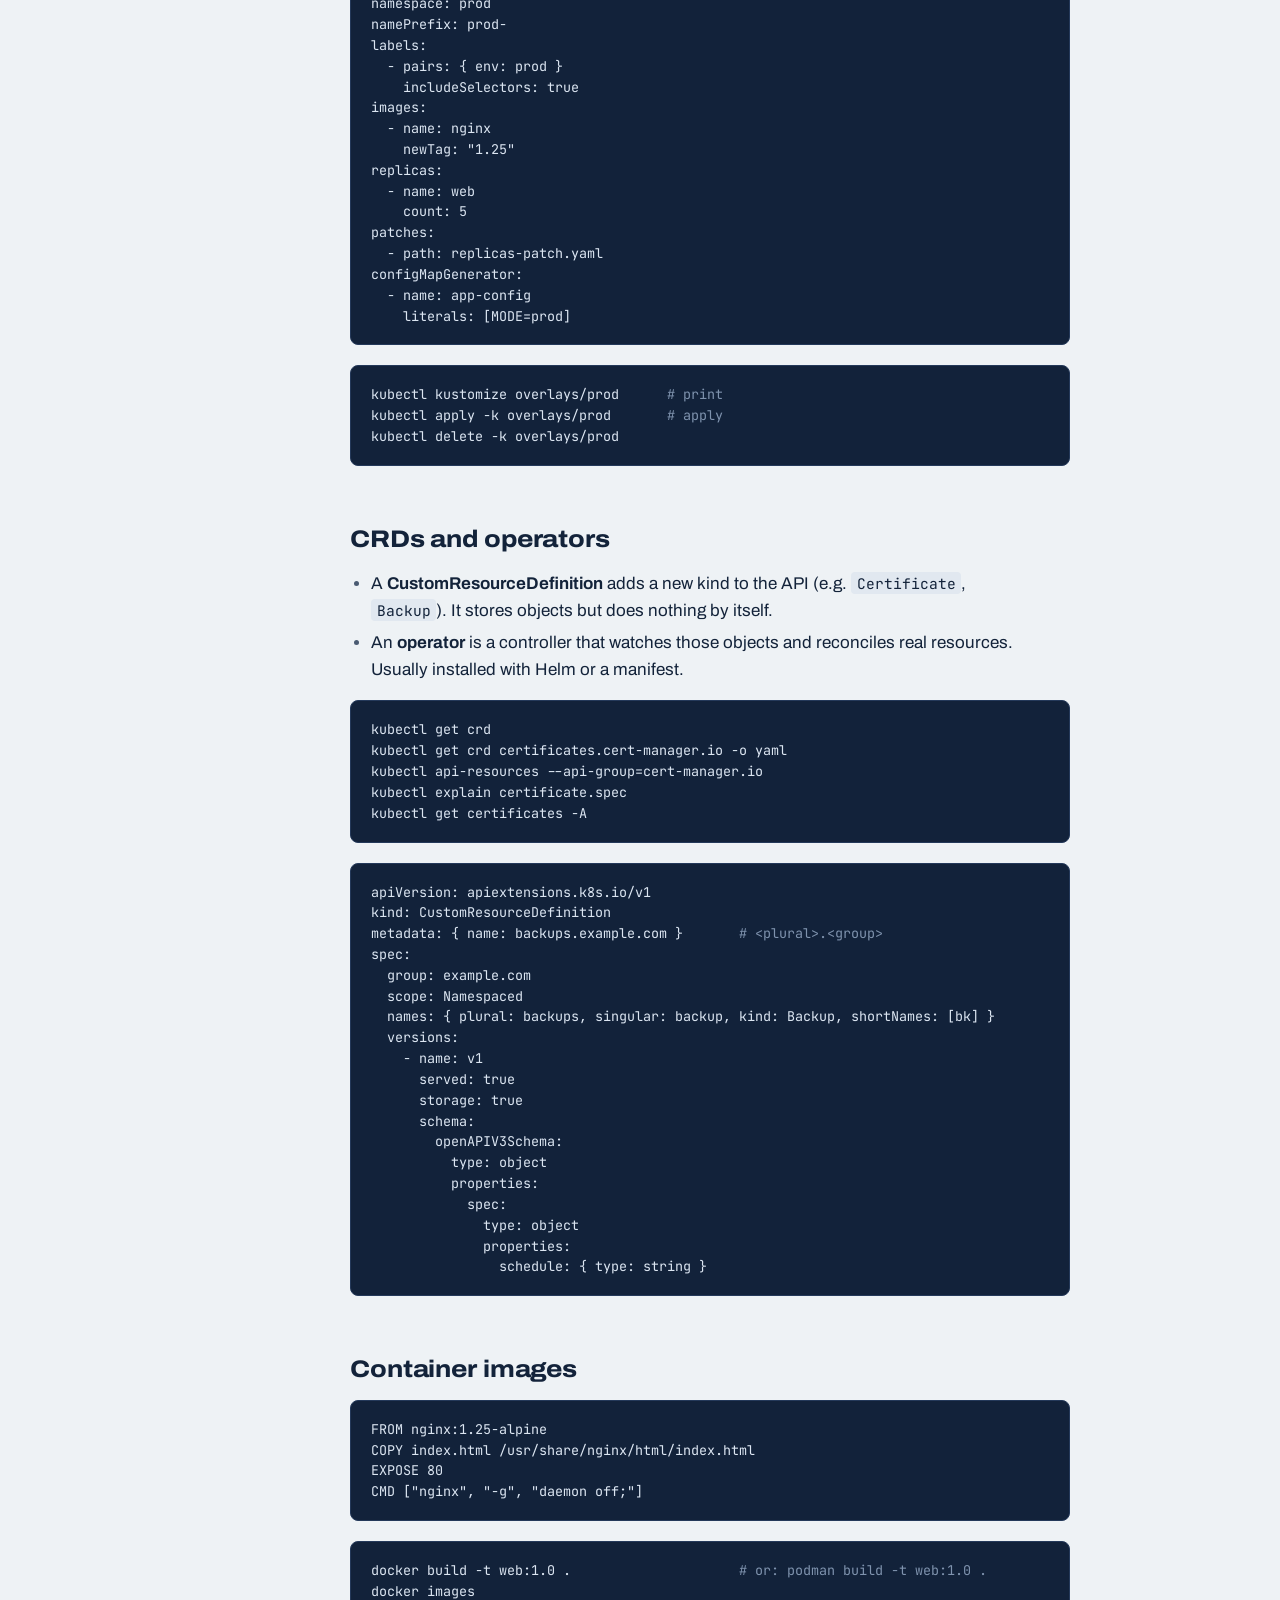
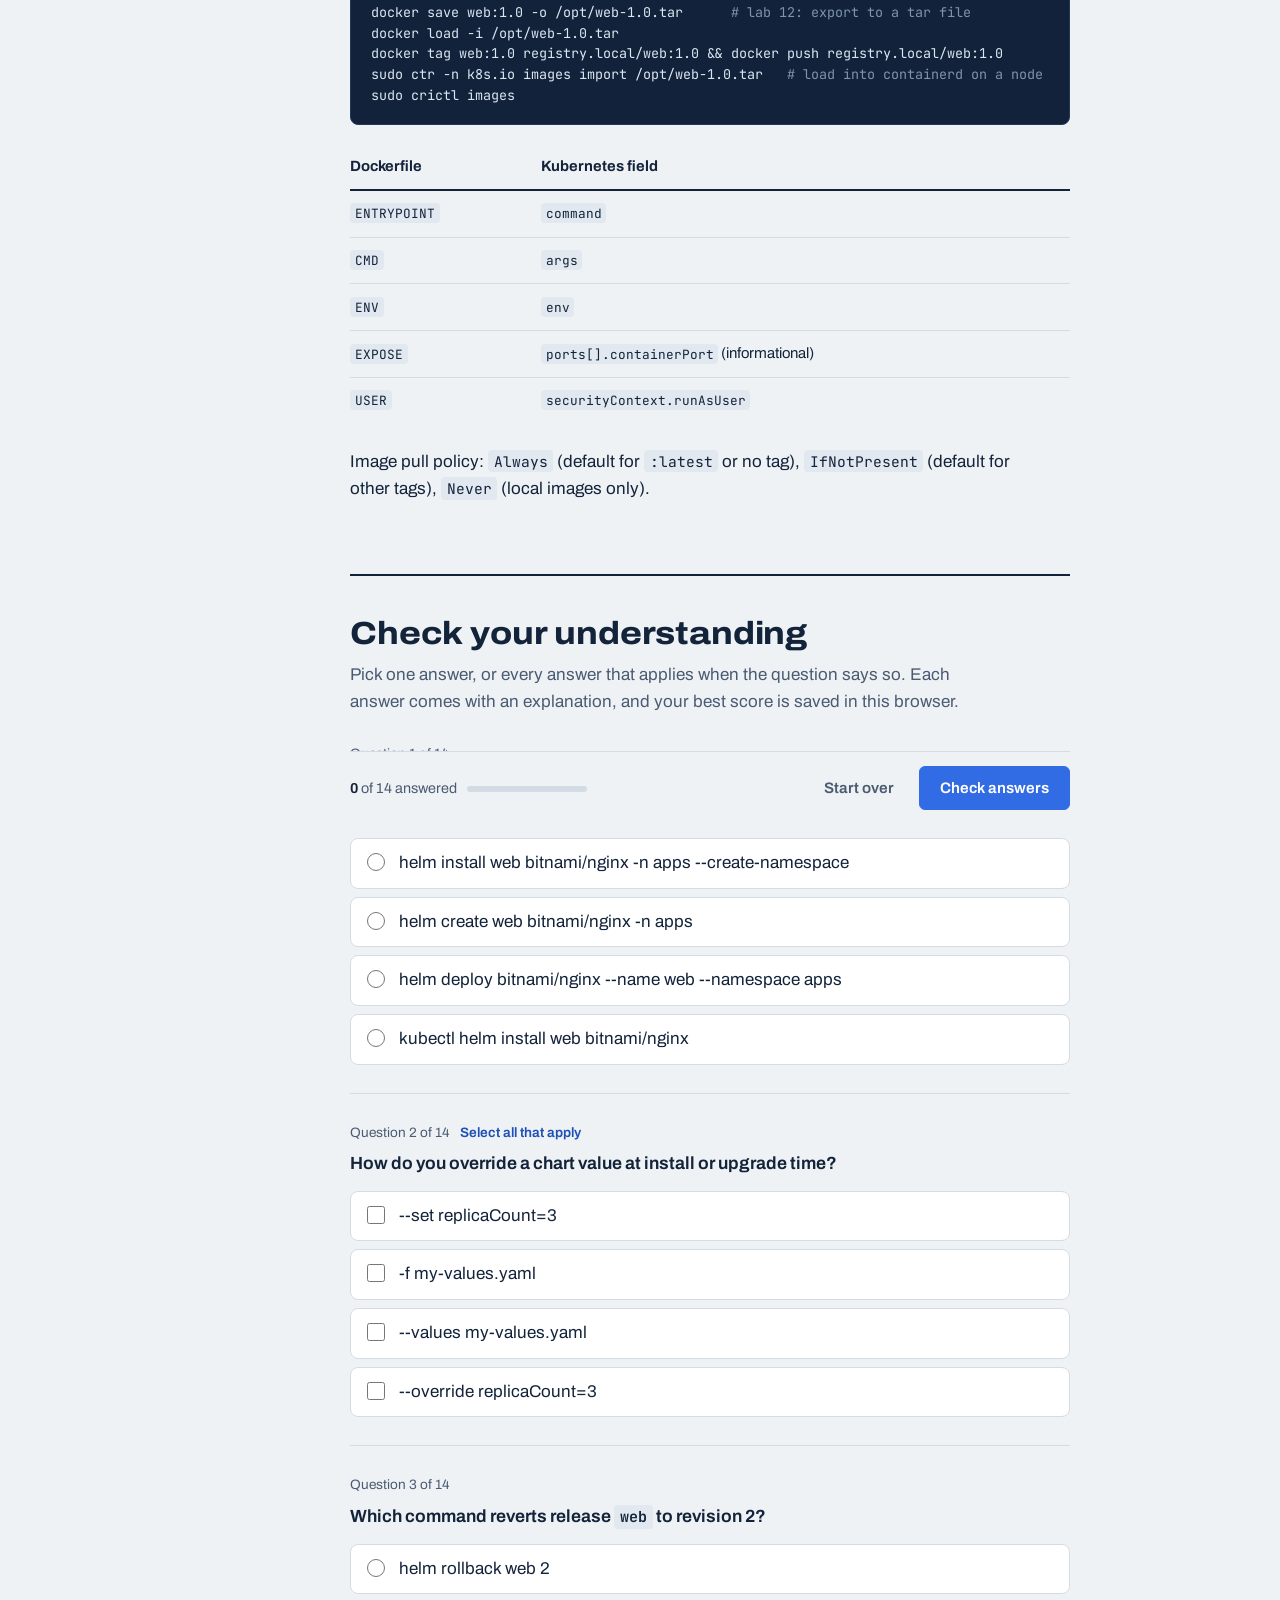
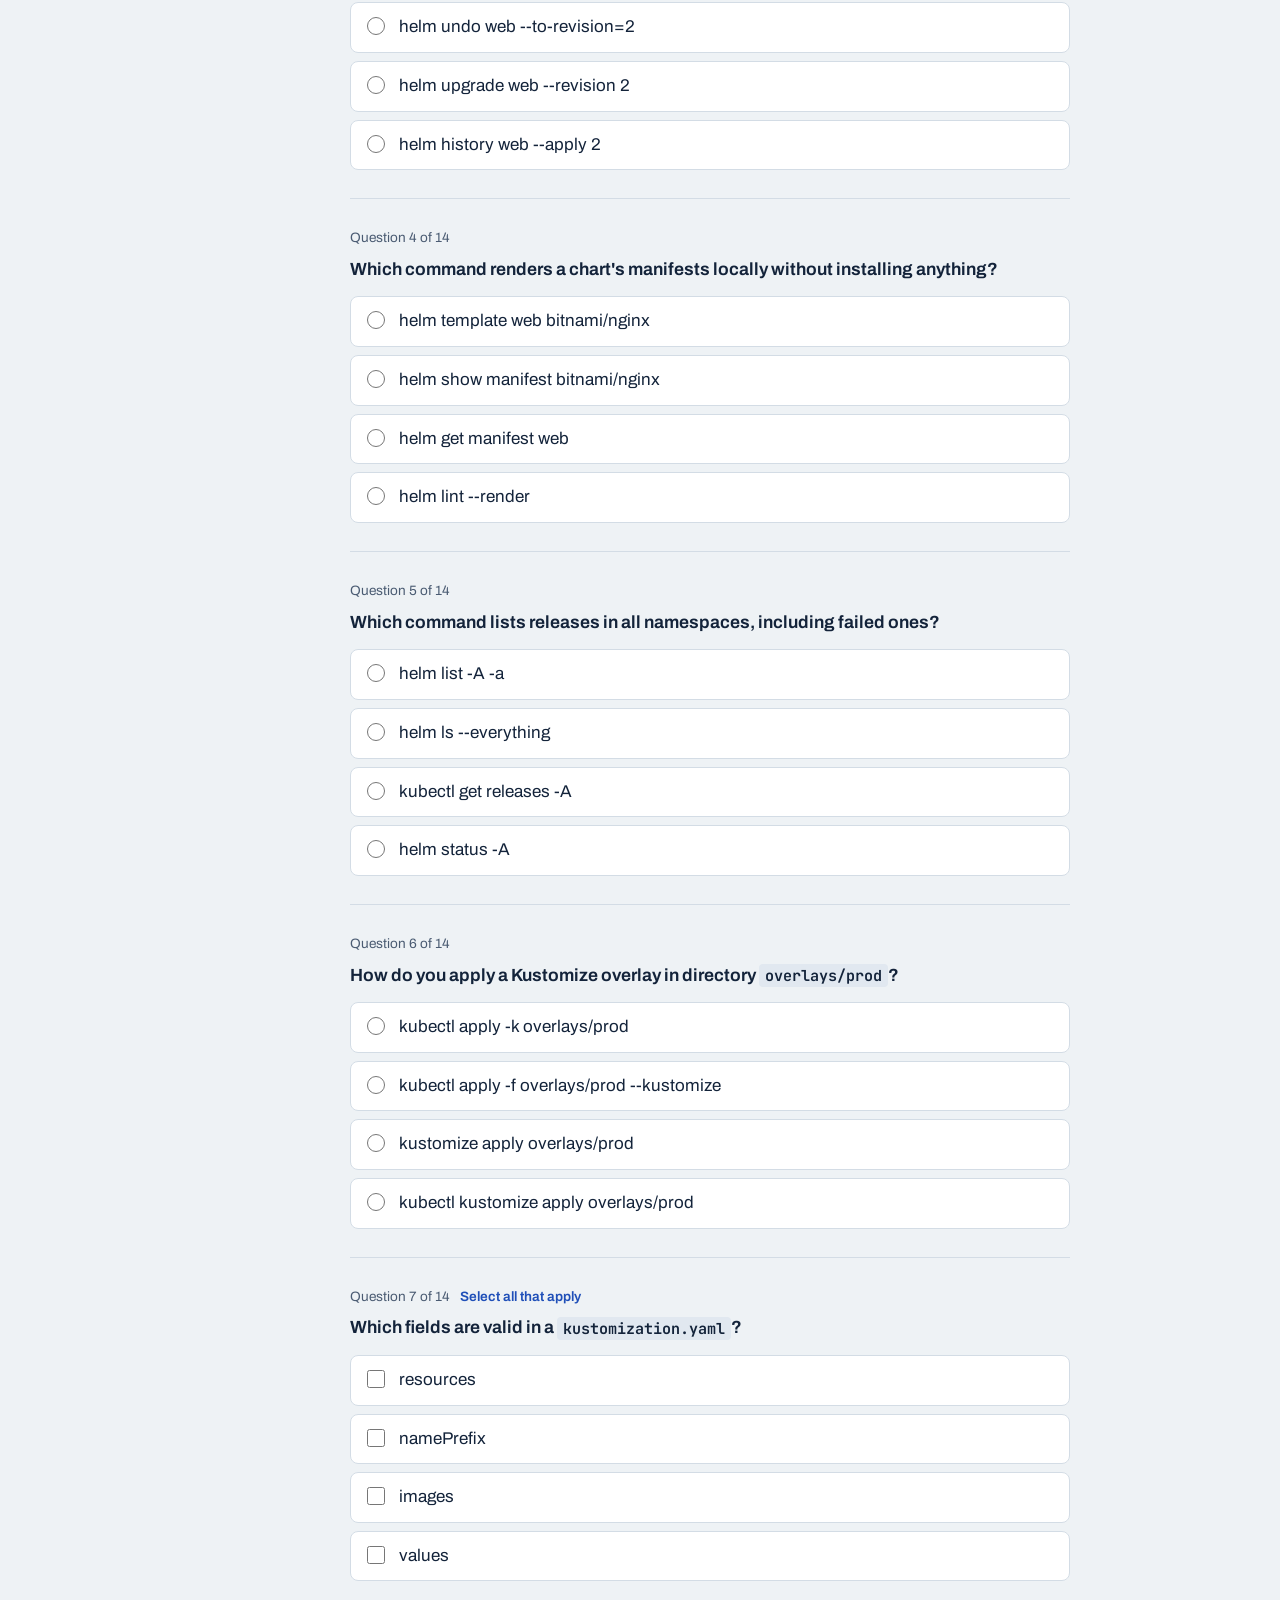
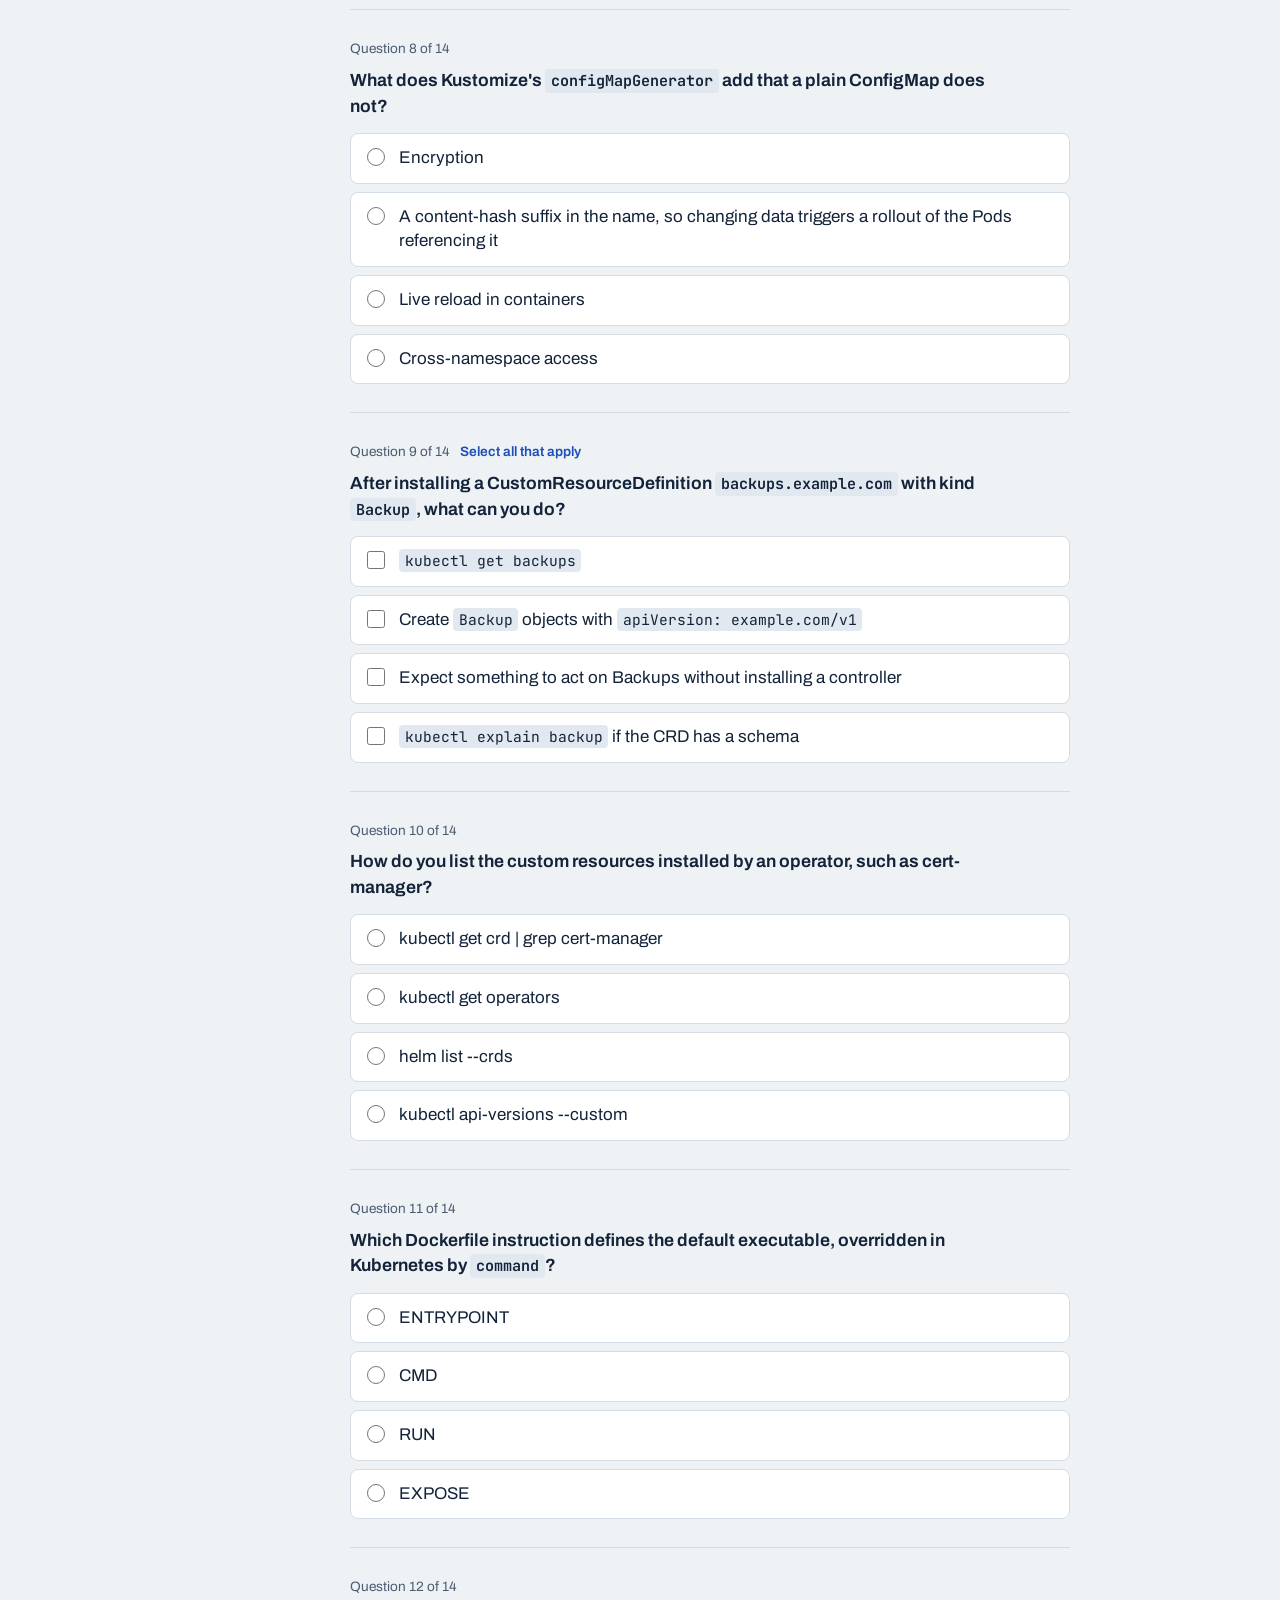
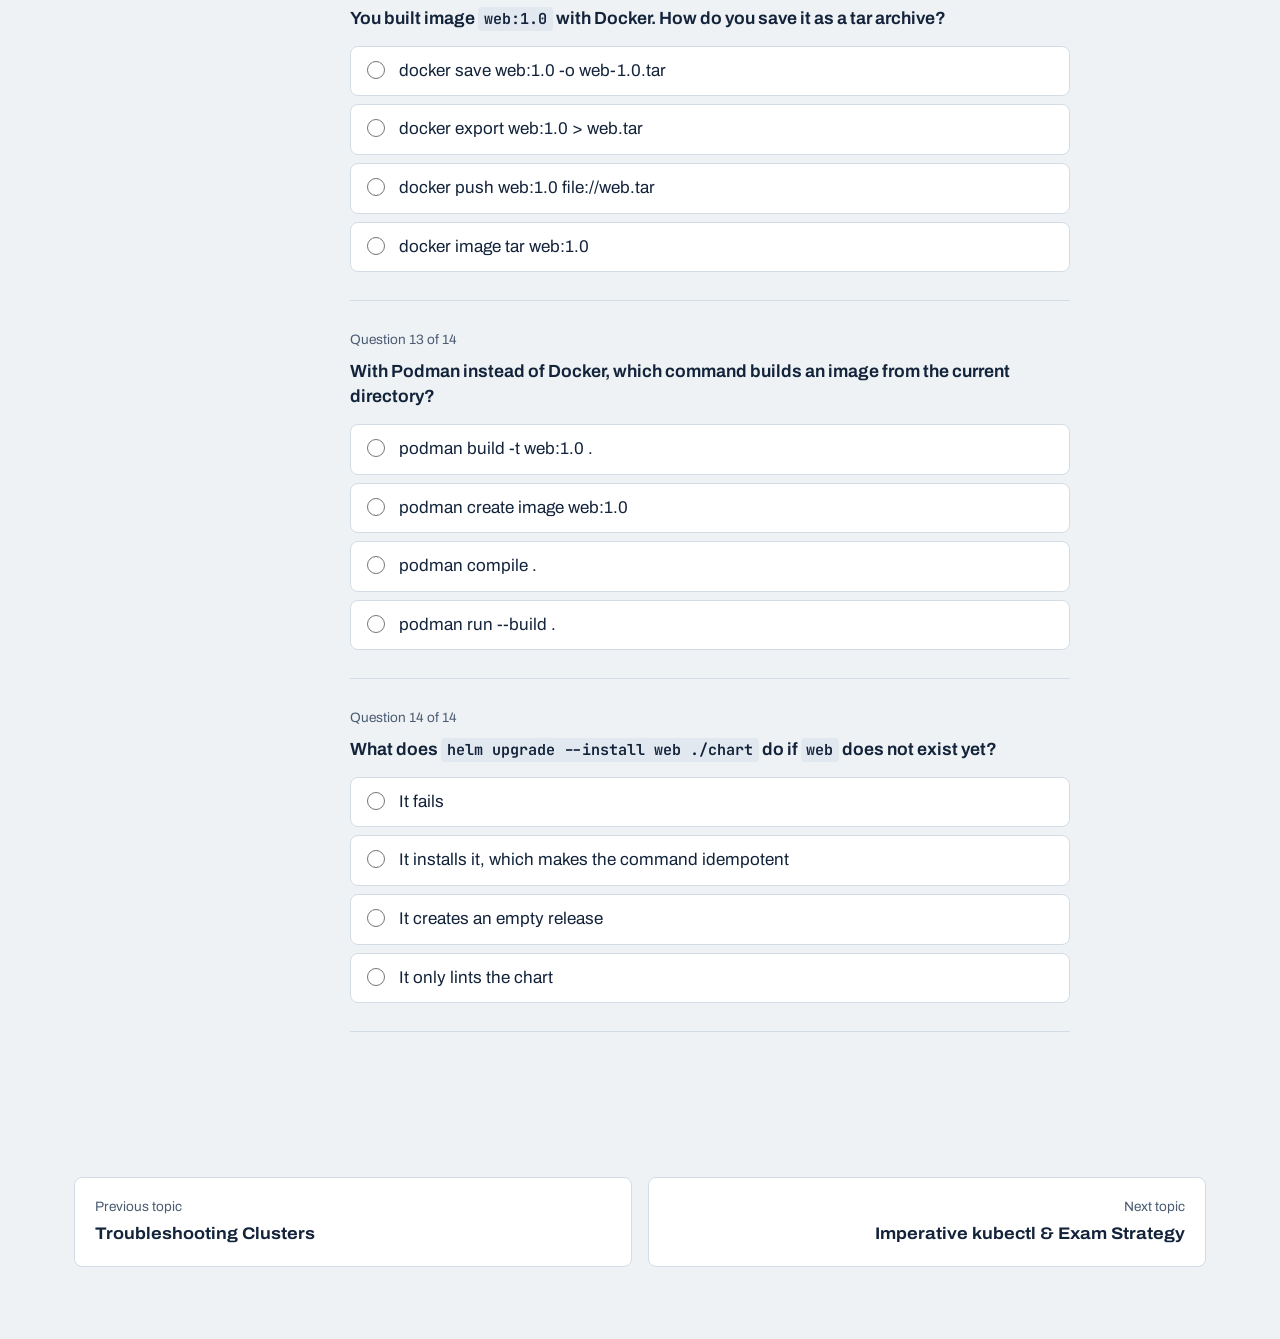
<file: study/11-helm-kustomize.html>
<!doctype html>
<html lang="en">
<head>
<meta charset="utf-8">
<meta name="viewport" content="width=device-width,initial-scale=1">
<title>Helm, Kustomize, CRDs &amp; Images | K8s Study</title>
<link rel="preconnect" href="https://fonts.googleapis.com">
<link rel="preconnect" href="https://fonts.gstatic.com" crossorigin>
<link rel="stylesheet" href="https://fonts.googleapis.com/css2?family=Archivo:wdth,wght@62..125,100..900&family=JetBrains+Mono:wght@400;600&display=swap">
<link rel="stylesheet" href="assets/style.css">
</head>
<body data-topic="tooling">
<header class="top"></header>
<main>
<article class="lesson">
  <span class="badge">CKA · CKAD</span>
  <h1>Helm, Kustomize, CRDs &amp; Images</h1>
  <p class="lead">Packaging and extending Kubernetes: Helm charts, Kustomize overlays, CustomResourceDefinitions and operators, and building container images. Related lab: 12.</p>

  <h2>Helm</h2>
  <p>A <strong>chart</strong> is a package of templates plus <code>values.yaml</code>. A <strong>release</strong> is an installed instance of a chart, with numbered <strong>revisions</strong>.</p>
<pre><code>helm repo add bitnami https://charts.bitnami.com/bitnami
helm repo update
helm search repo nginx
helm show values bitnami/nginx &gt; values.yaml

helm install web bitnami/nginx -n apps --create-namespace --set replicaCount=3
helm install web bitnami/nginx -f values.yaml --version 18.1.0
helm upgrade --install web bitnami/nginx -n apps -f values.yaml --atomic --wait
helm list -A                       # -a to include failed/pending
helm status web -n apps
helm get values web -n apps        # user-supplied values
helm get manifest web -n apps      # what was applied
helm history web -n apps
helm rollback web 2 -n apps
helm uninstall web -n apps
helm template web ./mychart        # render locally
helm create mychart ; helm lint mychart</code></pre>
  <p>Value precedence: chart defaults &lt; <code>-f</code> files (later files win) &lt; <code>--set</code>.</p>

  <h2>Kustomize</h2>
  <p>Built into kubectl. Template-free: a <strong>base</strong> of plain YAML plus <strong>overlays</strong> that patch it.</p>
<pre><code>app/
  base/
    deployment.yaml
    service.yaml
    kustomization.yaml
  overlays/
    prod/
      kustomization.yaml
      replicas-patch.yaml</code></pre>
<pre><code># base/kustomization.yaml
resources:
  - deployment.yaml
  - service.yaml

# overlays/prod/kustomization.yaml
resources:
  - ../../base
namespace: prod
namePrefix: prod-
labels:
  - pairs: { env: prod }
    includeSelectors: true
images:
  - name: nginx
    newTag: "1.25"
replicas:
  - name: web
    count: 5
patches:
  - path: replicas-patch.yaml
configMapGenerator:
  - name: app-config
    literals: [MODE=prod]</code></pre>
<pre><code>kubectl kustomize overlays/prod      # print
kubectl apply -k overlays/prod       # apply
kubectl delete -k overlays/prod</code></pre>

  <h2>CRDs and operators</h2>
  <ul>
    <li>A <strong>CustomResourceDefinition</strong> adds a new kind to the API (e.g. <code>Certificate</code>, <code>Backup</code>). It stores objects but does nothing by itself.</li>
    <li>An <strong>operator</strong> is a controller that watches those objects and reconciles real resources. Usually installed with Helm or a manifest.</li>
  </ul>
<pre><code>kubectl get crd
kubectl get crd certificates.cert-manager.io -o yaml
kubectl api-resources --api-group=cert-manager.io
kubectl explain certificate.spec
kubectl get certificates -A</code></pre>
<pre><code>apiVersion: apiextensions.k8s.io/v1
kind: CustomResourceDefinition
metadata: { name: backups.example.com }       # &lt;plural&gt;.&lt;group&gt;
spec:
  group: example.com
  scope: Namespaced
  names: { plural: backups, singular: backup, kind: Backup, shortNames: [bk] }
  versions:
    - name: v1
      served: true
      storage: true
      schema:
        openAPIV3Schema:
          type: object
          properties:
            spec:
              type: object
              properties:
                schedule: { type: string }</code></pre>

  <h2>Container images</h2>
<pre><code>FROM nginx:1.25-alpine
COPY index.html /usr/share/nginx/html/index.html
EXPOSE 80
CMD ["nginx", "-g", "daemon off;"]</code></pre>
<pre><code>docker build -t web:1.0 .                     # or: podman build -t web:1.0 .
docker images
docker save web:1.0 -o /opt/web-1.0.tar      # lab 12: export to a tar file
docker load -i /opt/web-1.0.tar
docker tag web:1.0 registry.local/web:1.0 &amp;&amp; docker push registry.local/web:1.0
sudo ctr -n k8s.io images import /opt/web-1.0.tar   # load into containerd on a node
sudo crictl images</code></pre>
  <table>
    <tr><th>Dockerfile</th><th>Kubernetes field</th></tr>
    <tr><td><code>ENTRYPOINT</code></td><td><code>command</code></td></tr>
    <tr><td><code>CMD</code></td><td><code>args</code></td></tr>
    <tr><td><code>ENV</code></td><td><code>env</code></td></tr>
    <tr><td><code>EXPOSE</code></td><td><code>ports[].containerPort</code> (informational)</td></tr>
    <tr><td><code>USER</code></td><td><code>securityContext.runAsUser</code></td></tr>
  </table>
  <p>Image pull policy: <code>Always</code> (default for <code>:latest</code> or no tag), <code>IfNotPresent</code> (default for other tags), <code>Never</code> (local images only).</p>
</article>

<section class="quiz-wrap" id="quiz-section">
  <h2>QCM — test yourself</h2>
  <p class="muted">Single-answer questions use radio buttons. Questions marked "select all that apply" need every correct box ticked.</p>
  <div id="quiz"></div>
</section>
</main>
<footer class="bottom"></footer>
<script src="questions/tooling.js"></script>
<script src="assets/app.js"></script>
</body>
</html>
</file>
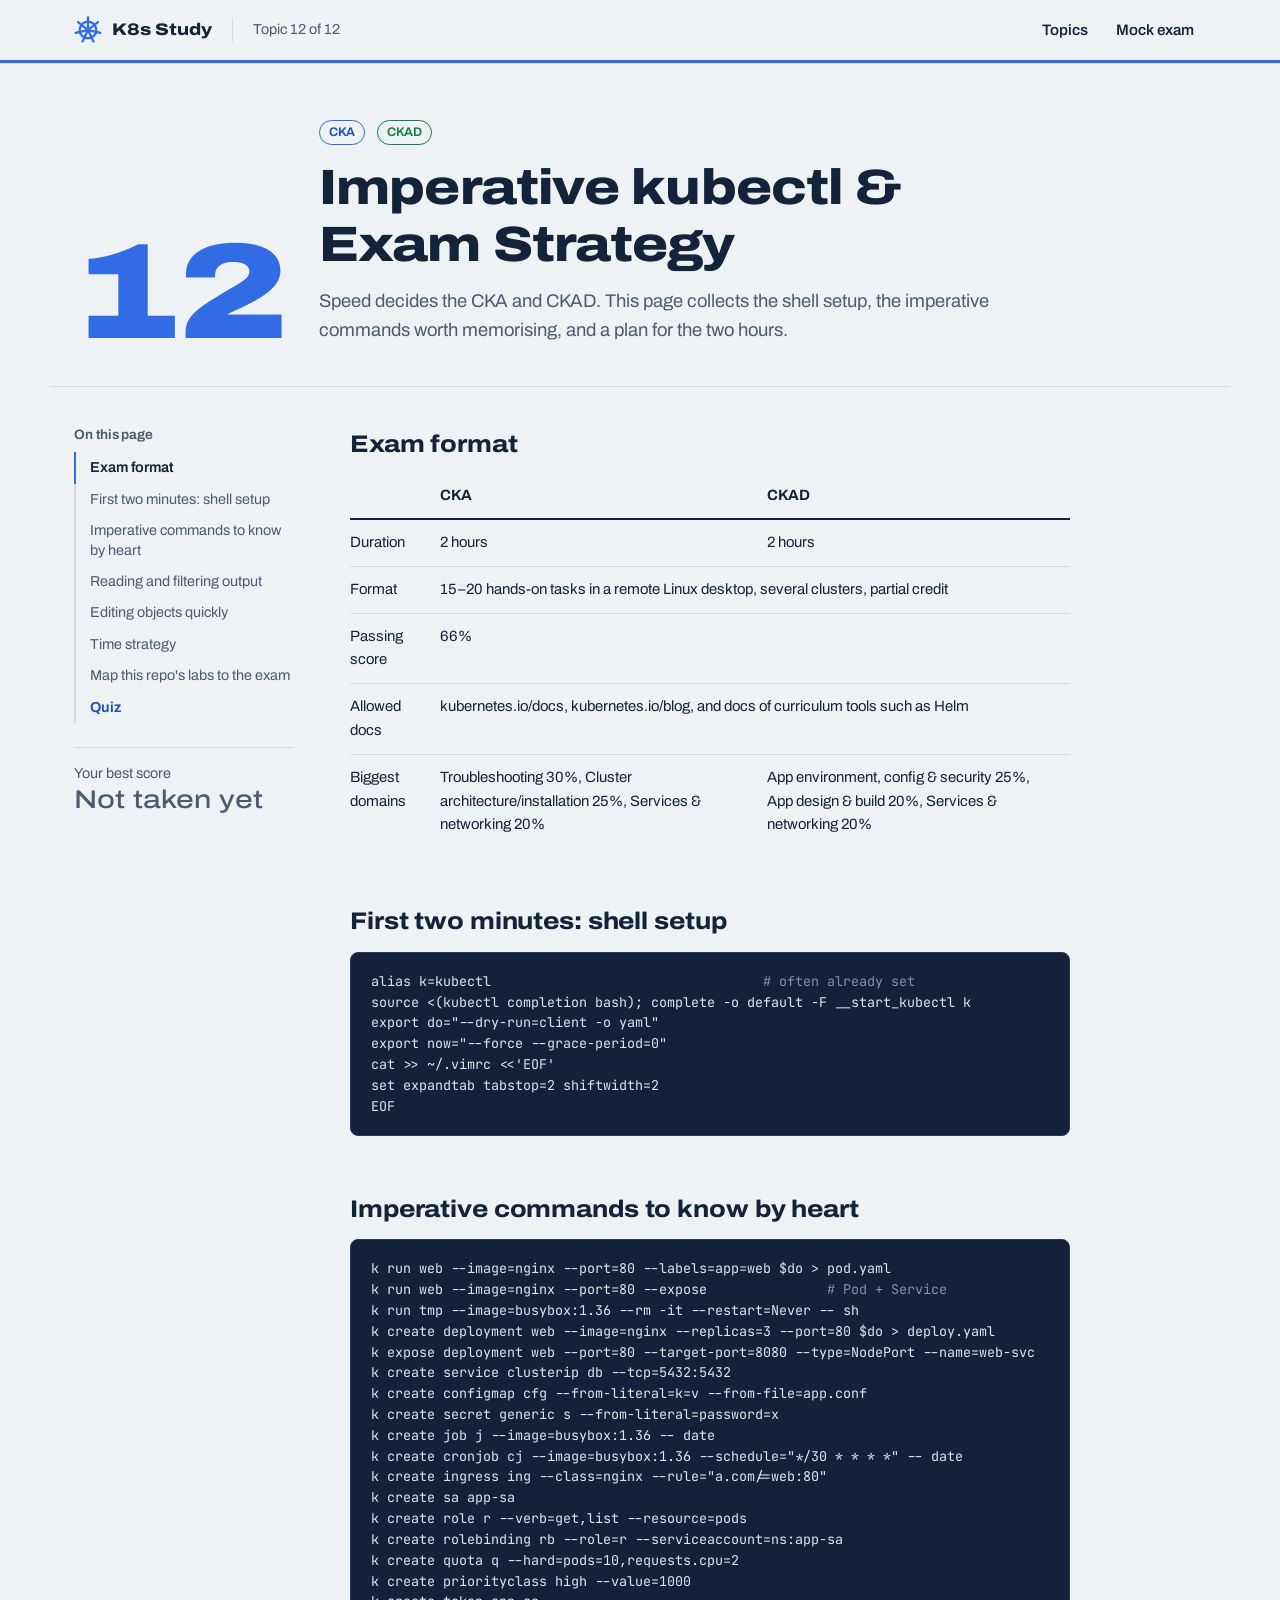
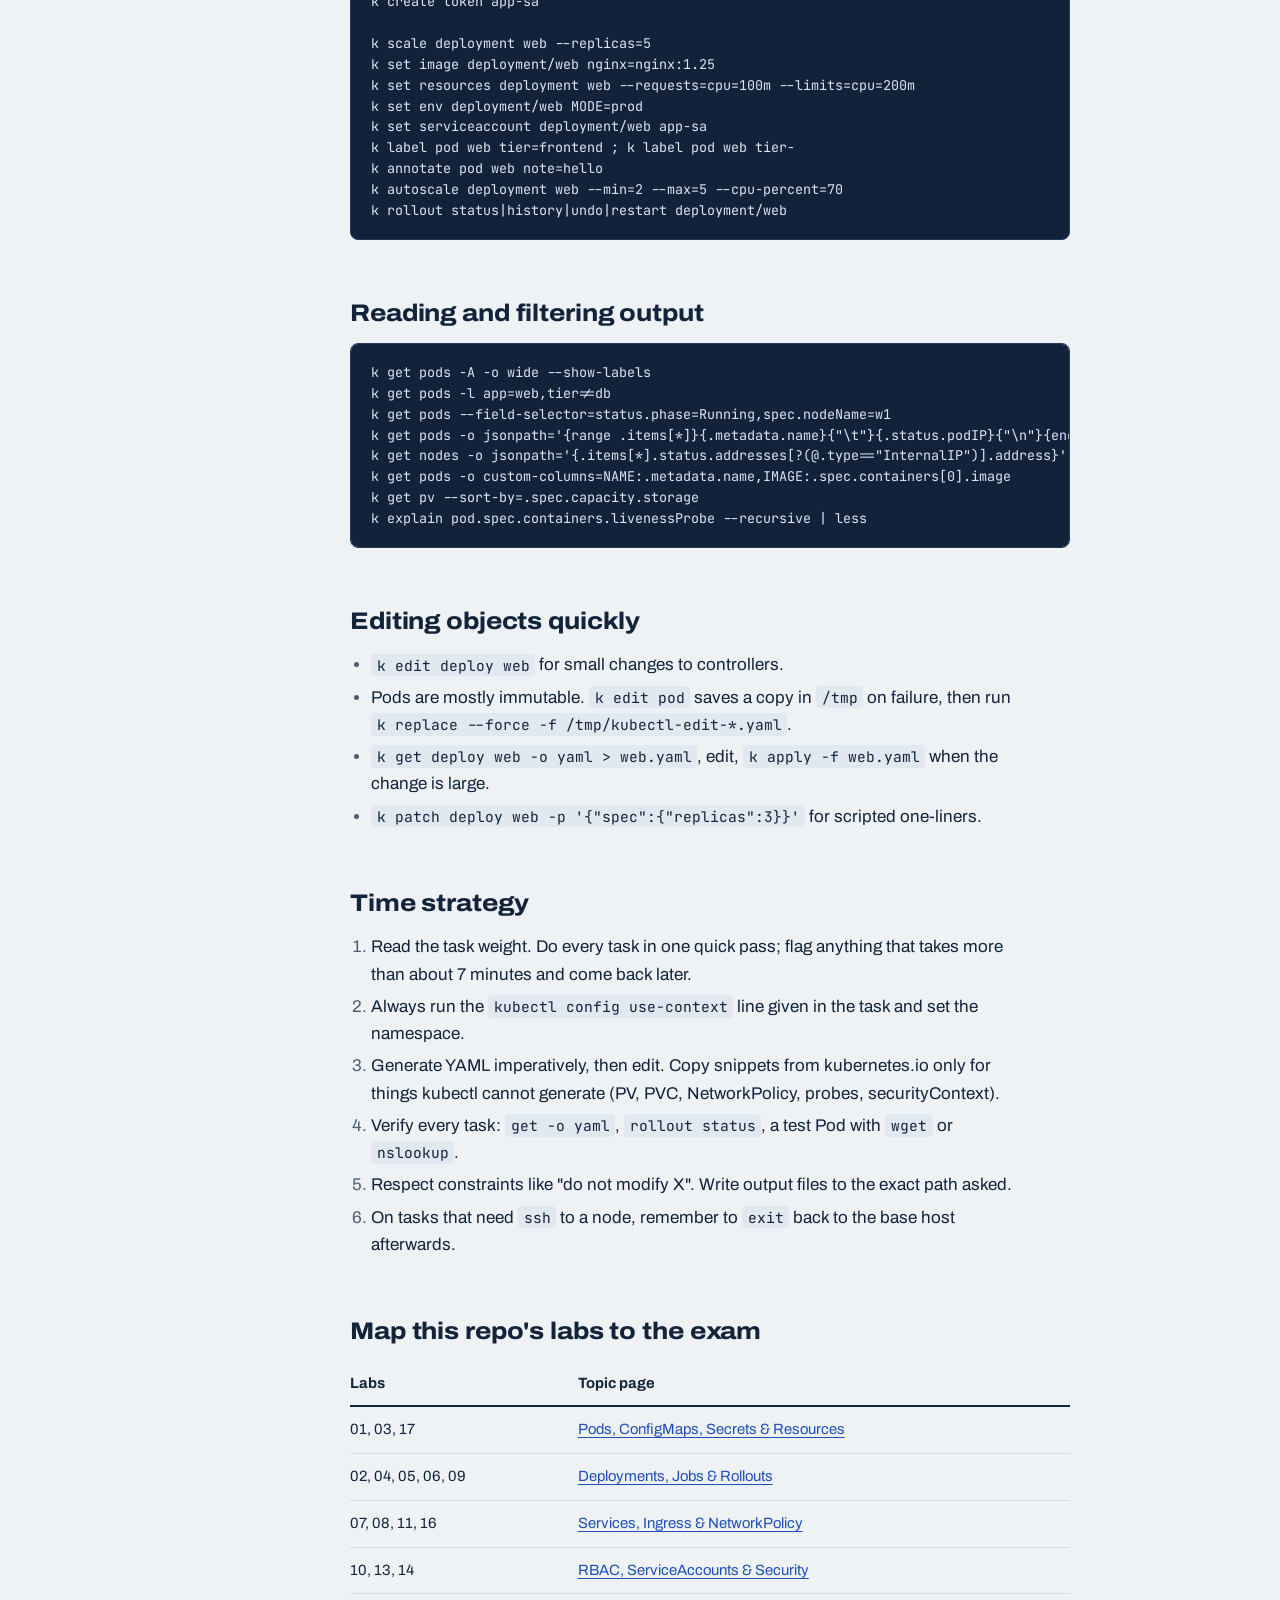
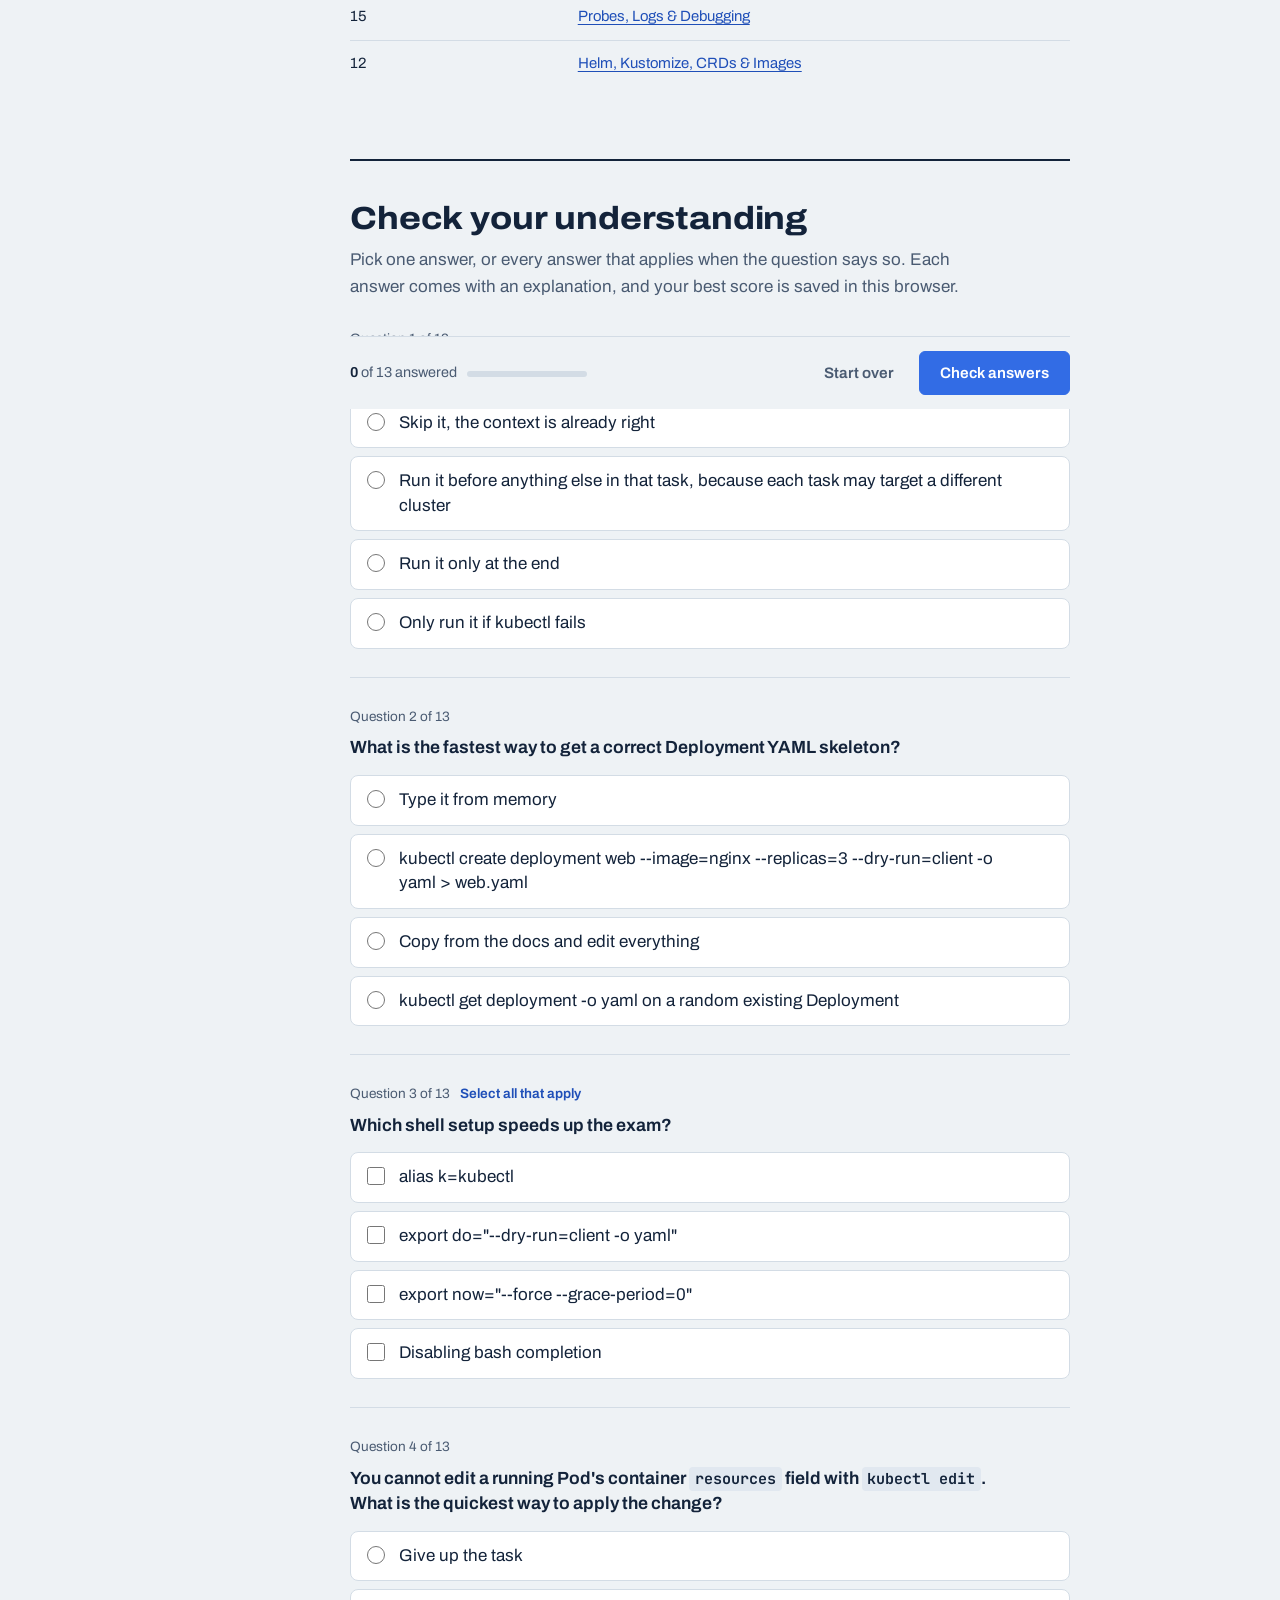
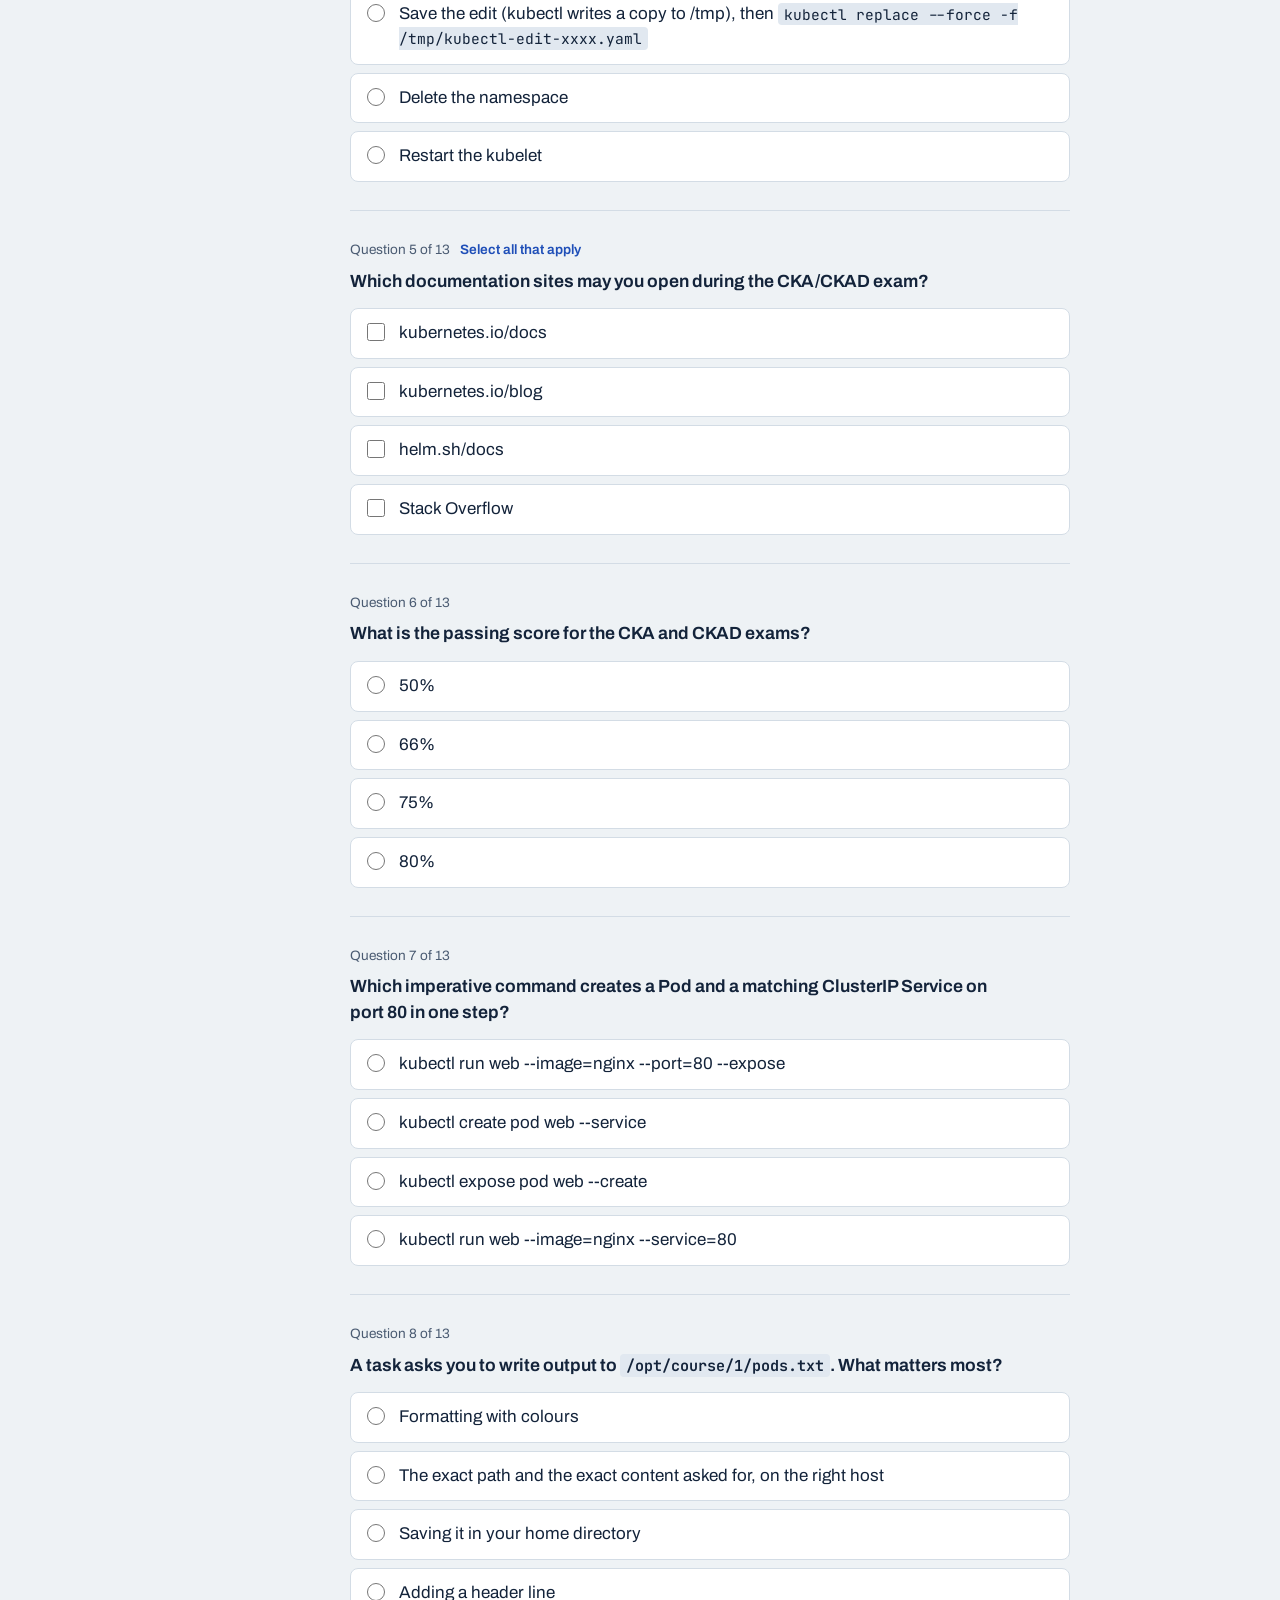
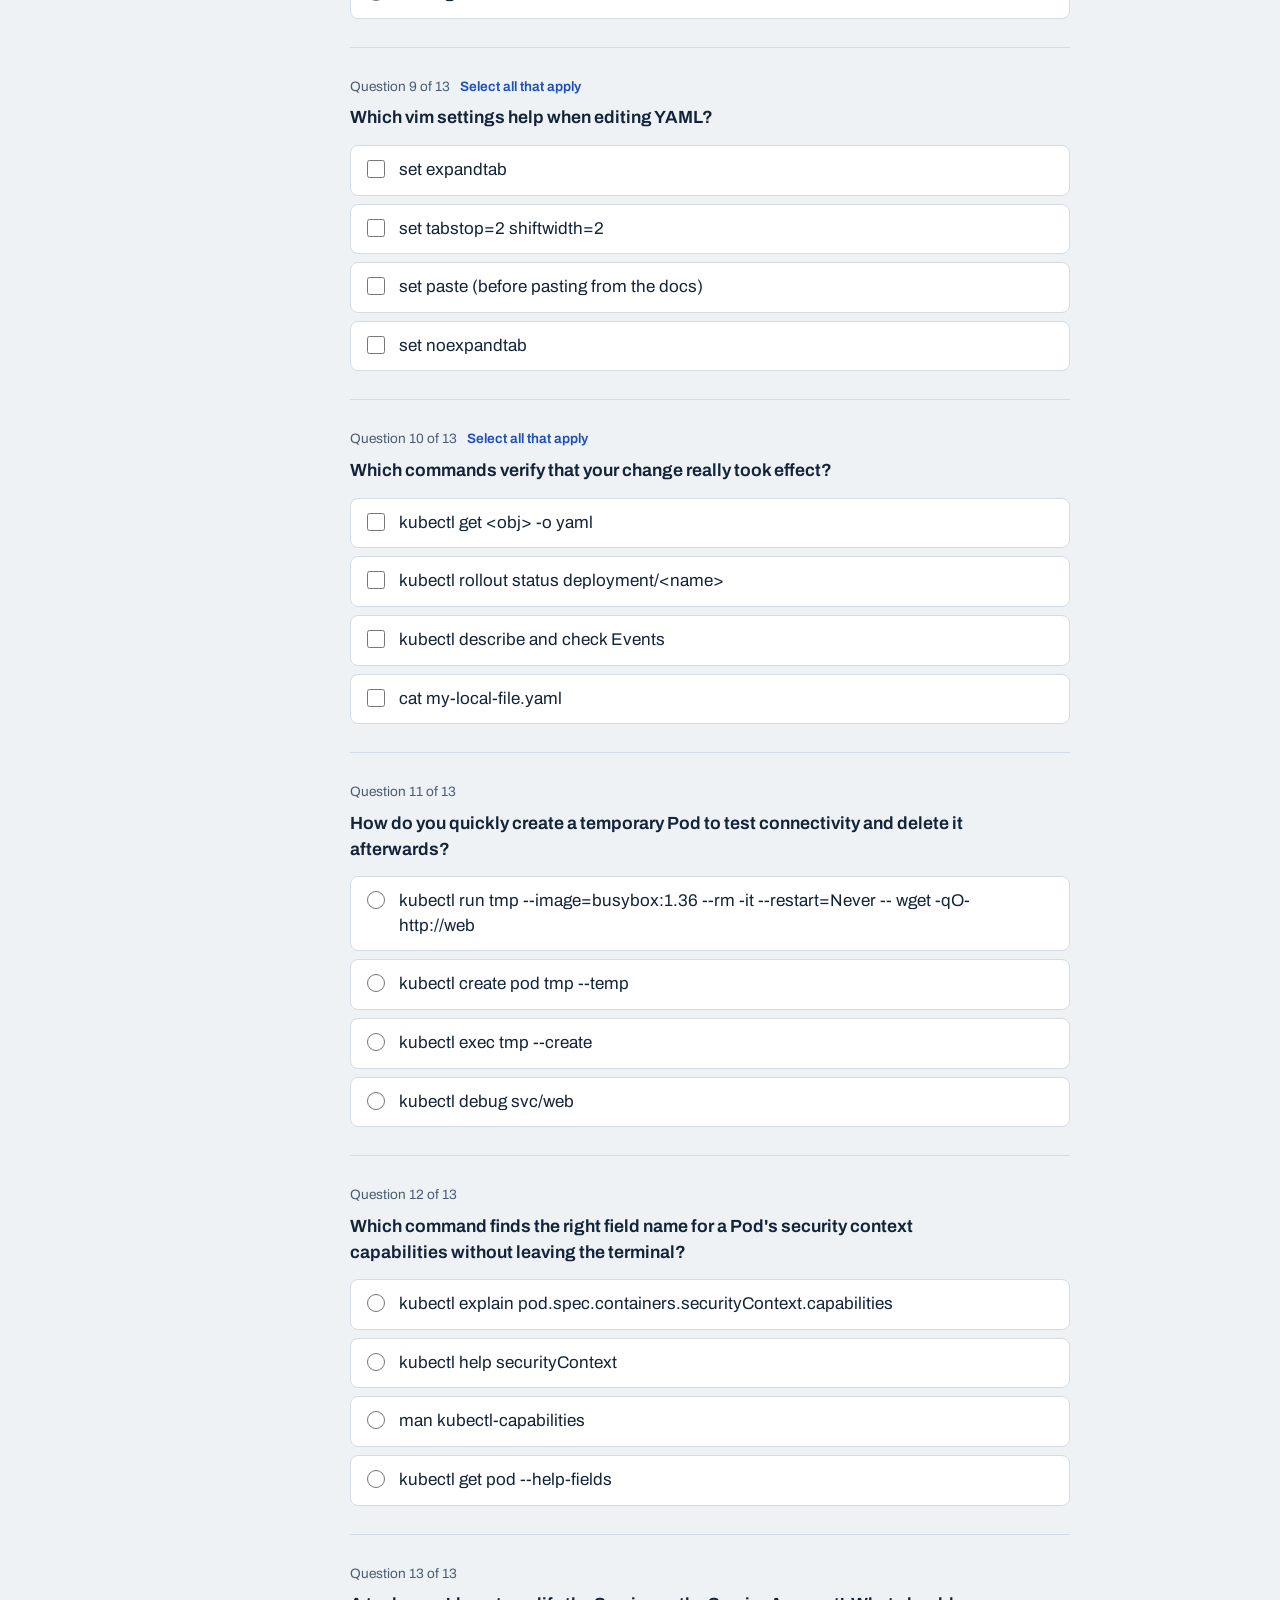
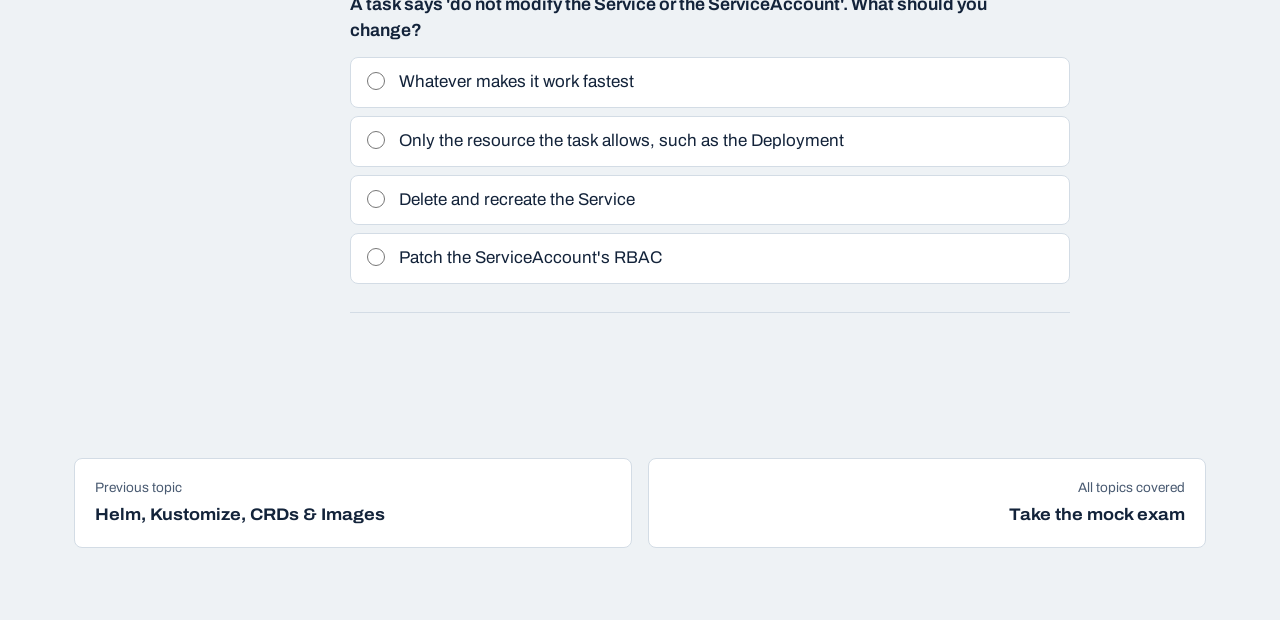
<file: study/12-exam-tips.html>
<!doctype html>
<html lang="en">
<head>
<meta charset="utf-8">
<meta name="viewport" content="width=device-width,initial-scale=1">
<title>Imperative kubectl &amp; Exam Strategy | K8s Study</title>
<link rel="preconnect" href="https://fonts.googleapis.com">
<link rel="preconnect" href="https://fonts.gstatic.com" crossorigin>
<link rel="stylesheet" href="https://fonts.googleapis.com/css2?family=Archivo:wdth,wght@62..125,100..900&family=JetBrains+Mono:wght@400;600&display=swap">
<link rel="stylesheet" href="assets/style.css">
</head>
<body data-topic="exam">
<header class="top"></header>
<main>
<article class="lesson">
  <span class="badge">CKA · CKAD</span>
  <h1>Imperative kubectl &amp; Exam Strategy</h1>
  <p class="lead">Speed decides the CKA and CKAD. This page collects the shell setup, the imperative commands worth memorising, and a plan for the two hours.</p>

  <h2>Exam format</h2>
  <table>
    <tr><th></th><th>CKA</th><th>CKAD</th></tr>
    <tr><td>Duration</td><td>2 hours</td><td>2 hours</td></tr>
    <tr><td>Format</td><td colspan="2">15–20 hands-on tasks in a remote Linux desktop, several clusters, partial credit</td></tr>
    <tr><td>Passing score</td><td colspan="2">66%</td></tr>
    <tr><td>Allowed docs</td><td colspan="2">kubernetes.io/docs, kubernetes.io/blog, and docs of curriculum tools such as Helm</td></tr>
    <tr><td>Biggest domains</td><td>Troubleshooting 30%, Cluster architecture/installation 25%, Services &amp; networking 20%</td><td>App environment, config &amp; security 25%, App design &amp; build 20%, Services &amp; networking 20%</td></tr>
  </table>

  <h2>First two minutes: shell setup</h2>
<pre><code>alias k=kubectl                                  # often already set
source &lt;(kubectl completion bash); complete -o default -F __start_kubectl k
export do="--dry-run=client -o yaml"
export now="--force --grace-period=0"
cat &gt;&gt; ~/.vimrc &lt;&lt;'EOF'
set expandtab tabstop=2 shiftwidth=2
EOF</code></pre>

  <h2>Imperative commands to know by heart</h2>
<pre><code>k run web --image=nginx --port=80 --labels=app=web $do &gt; pod.yaml
k run web --image=nginx --port=80 --expose               # Pod + Service
k run tmp --image=busybox:1.36 --rm -it --restart=Never -- sh
k create deployment web --image=nginx --replicas=3 --port=80 $do &gt; deploy.yaml
k expose deployment web --port=80 --target-port=8080 --type=NodePort --name=web-svc
k create service clusterip db --tcp=5432:5432
k create configmap cfg --from-literal=k=v --from-file=app.conf
k create secret generic s --from-literal=password=x
k create job j --image=busybox:1.36 -- date
k create cronjob cj --image=busybox:1.36 --schedule="*/30 * * * *" -- date
k create ingress ing --class=nginx --rule="a.com/=web:80"
k create sa app-sa
k create role r --verb=get,list --resource=pods
k create rolebinding rb --role=r --serviceaccount=ns:app-sa
k create quota q --hard=pods=10,requests.cpu=2
k create priorityclass high --value=1000
k create token app-sa

k scale deployment web --replicas=5
k set image deployment/web nginx=nginx:1.25
k set resources deployment web --requests=cpu=100m --limits=cpu=200m
k set env deployment/web MODE=prod
k set serviceaccount deployment/web app-sa
k label pod web tier=frontend ; k label pod web tier-
k annotate pod web note=hello
k autoscale deployment web --min=2 --max=5 --cpu-percent=70
k rollout status|history|undo|restart deployment/web</code></pre>

  <h2>Reading and filtering output</h2>
<pre><code>k get pods -A -o wide --show-labels
k get pods -l app=web,tier!=db
k get pods --field-selector=status.phase=Running,spec.nodeName=w1
k get pods -o jsonpath='{range .items[*]}{.metadata.name}{"\t"}{.status.podIP}{"\n"}{end}'
k get nodes -o jsonpath='{.items[*].status.addresses[?(@.type=="InternalIP")].address}'
k get pods -o custom-columns=NAME:.metadata.name,IMAGE:.spec.containers[0].image
k get pv --sort-by=.spec.capacity.storage
k explain pod.spec.containers.livenessProbe --recursive | less</code></pre>

  <h2>Editing objects quickly</h2>
  <ul>
    <li><code>k edit deploy web</code> for small changes to controllers.</li>
    <li>Pods are mostly immutable. <code>k edit pod</code> saves a copy in <code>/tmp</code> on failure, then run <code>k replace --force -f /tmp/kubectl-edit-*.yaml</code>.</li>
    <li><code>k get deploy web -o yaml &gt; web.yaml</code>, edit, <code>k apply -f web.yaml</code> when the change is large.</li>
    <li><code>k patch deploy web -p '{"spec":{"replicas":3}}'</code> for scripted one-liners.</li>
  </ul>

  <h2>Time strategy</h2>
  <ol>
    <li>Read the task weight. Do every task in one quick pass; flag anything that takes more than about 7 minutes and come back later.</li>
    <li>Always run the <code>kubectl config use-context</code> line given in the task and set the namespace.</li>
    <li>Generate YAML imperatively, then edit. Copy snippets from kubernetes.io only for things kubectl cannot generate (PV, PVC, NetworkPolicy, probes, securityContext).</li>
    <li>Verify every task: <code>get -o yaml</code>, <code>rollout status</code>, a test Pod with <code>wget</code> or <code>nslookup</code>.</li>
    <li>Respect constraints like "do not modify X". Write output files to the exact path asked.</li>
    <li>On tasks that need <code>ssh</code> to a node, remember to <code>exit</code> back to the base host afterwards.</li>
  </ol>

  <h2>Map this repo's labs to the exam</h2>
  <table>
    <tr><th>Labs</th><th>Topic page</th></tr>
    <tr><td>01, 03, 17</td><td><a href="02-pods-config.html">Pods, ConfigMaps, Secrets &amp; Resources</a></td></tr>
    <tr><td>02, 04, 05, 06, 09</td><td><a href="03-workloads.html">Deployments, Jobs &amp; Rollouts</a></td></tr>
    <tr><td>07, 08, 11, 16</td><td><a href="05-networking.html">Services, Ingress &amp; NetworkPolicy</a></td></tr>
    <tr><td>10, 13, 14</td><td><a href="07-security.html">RBAC, ServiceAccounts &amp; Security</a></td></tr>
    <tr><td>15</td><td><a href="08-observability.html">Probes, Logs &amp; Debugging</a></td></tr>
    <tr><td>12</td><td><a href="11-helm-kustomize.html">Helm, Kustomize, CRDs &amp; Images</a></td></tr>
  </table>
</article>

<section class="quiz-wrap" id="quiz-section">
  <h2>QCM — test yourself</h2>
  <p class="muted">Single-answer questions use radio buttons. Questions marked "select all that apply" need every correct box ticked.</p>
  <div id="quiz"></div>
</section>
</main>
<footer class="bottom"></footer>
<script src="questions/exam.js"></script>
<script src="assets/app.js"></script>
</body>
</html>
</file>
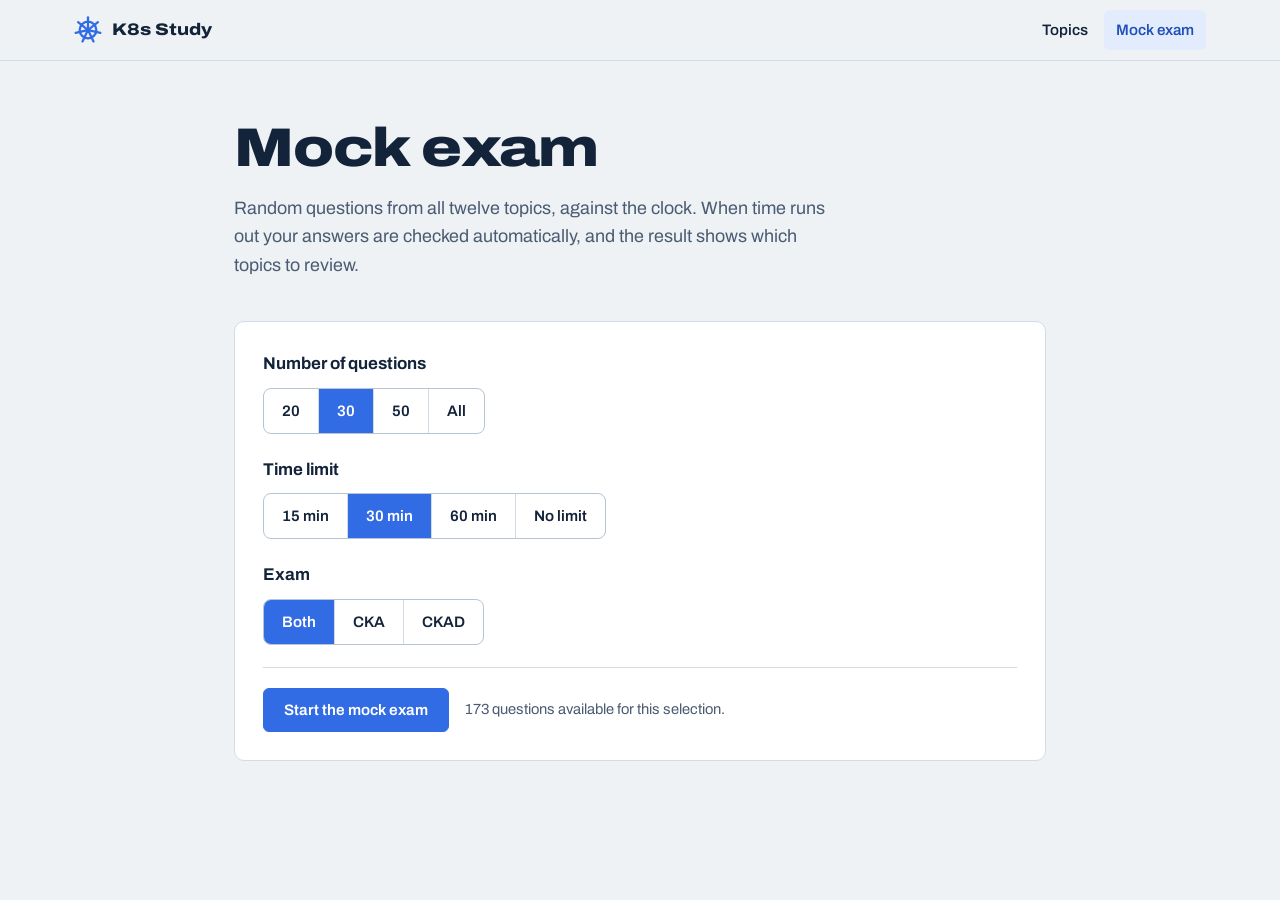
<file: study/mock-exam.html>
<!doctype html>
<html lang="en">
<head>
<meta charset="utf-8">
<meta name="viewport" content="width=device-width,initial-scale=1">
<title>Mock exam | K8s Study</title>
<link rel="preconnect" href="https://fonts.googleapis.com">
<link rel="preconnect" href="https://fonts.gstatic.com" crossorigin>
<link rel="stylesheet" href="https://fonts.googleapis.com/css2?family=Archivo:wdth,wght@62..125,100..900&family=JetBrains+Mono:wght@400;600&display=swap">
<link rel="stylesheet" href="assets/style.css">
</head>
<body data-page="mock">
<header class="top"></header>
<div class="mock-head">
  <h1>Mock exam</h1>
  <p class="lead">Random questions from all twelve topics, against the clock. When time runs out your answers are checked automatically, and the result shows which topics to review.</p>
</div>
<main class="mock">
  <form class="panel" id="setup">
    <fieldset class="option-group">
      <legend>Number of questions</legend>
      <div class="seg-ctl">
        <label><input type="radio" name="count" value="20"><span>20</span></label>
        <label><input type="radio" name="count" value="30" checked><span>30</span></label>
        <label><input type="radio" name="count" value="50"><span>50</span></label>
        <label><input type="radio" name="count" value="999"><span>All</span></label>
      </div>
    </fieldset>
    <fieldset class="option-group">
      <legend>Time limit</legend>
      <div class="seg-ctl">
        <label><input type="radio" name="minutes" value="15"><span>15 min</span></label>
        <label><input type="radio" name="minutes" value="30" checked><span>30 min</span></label>
        <label><input type="radio" name="minutes" value="60"><span>60 min</span></label>
        <label><input type="radio" name="minutes" value="0"><span>No limit</span></label>
      </div>
    </fieldset>
    <fieldset class="option-group">
      <legend>Exam</legend>
      <div class="seg-ctl">
        <label><input type="radio" name="focus" value="all" checked><span>Both</span></label>
        <label><input type="radio" name="focus" value="CKA"><span>CKA</span></label>
        <label><input type="radio" name="focus" value="CKAD"><span>CKAD</span></label>
      </div>
    </fieldset>
    <div class="foot">
      <button class="btn primary" type="submit">Start the mock exam</button>
      <p id="bank-info"></p>
    </div>
  </form>

  <div id="exam" hidden>
    <div class="exam-bar">
      <span class="timer" id="timer" aria-live="off">--:--</span>
      <span class="answered" id="answered"></span>
      <button class="btn quiet" id="abort" type="button">Leave exam</button>
    </div>
    <div id="result" hidden>
      <h2 style="margin-bottom:12px">Score by topic</h2>
      <div class="table-wrap"><table class="breakdown"><thead><tr><th>Topic</th><th>Correct</th></tr></thead><tbody id="breakdown"></tbody></table></div>
      <p style="display:flex;gap:12px;flex-wrap:wrap;margin:20px 0 48px"><button class="btn primary" id="again" type="button">Start a new mock exam</button><a class="btn" href="index.html">Back to topics</a></p>
      <h2 style="margin-bottom:20px">Your answers</h2>
    </div>
    <div id="quiz"></div>
  </div>
</main>

<script src="questions/architecture.js"></script>
<script src="questions/pods.js"></script>
<script src="questions/workloads.js"></script>
<script src="questions/scheduling.js"></script>
<script src="questions/networking.js"></script>
<script src="questions/storage.js"></script>
<script src="questions/security.js"></script>
<script src="questions/observability.js"></script>
<script src="questions/maintenance.js"></script>
<script src="questions/troubleshoot.js"></script>
<script src="questions/tooling.js"></script>
<script src="questions/exam.js"></script>
<script src="assets/app.js"></script>
<script>
(function () {
  var S = window.Study, banks = window.QUIZ_BANKS || {}, timerId = null, deadline = 0, graded = false;
  var $ = function (id) { return document.getElementById(id); };
  var setup = $('setup');

  function pool(focus) {
    var out = [];
    S.TOPICS.forEach(function (t) {
      if (focus !== 'all' && t.exams.indexOf(focus) < 0) return;
      (banks[t.id] || []).forEach(function (q) { var c = {}; for (var k in q) c[k] = q[k]; c._topic = t.title; out.push(c); });
    });
    return out;
  }
  function shuffle(a) { for (var i = a.length - 1; i > 0; i--) { var j = Math.floor(Math.random() * (i + 1)), t = a[i]; a[i] = a[j]; a[j] = t; } return a; }
  function val(name) { return setup.querySelector('input[name="' + name + '"]:checked').value; }
  function info() { var n = pool(val('focus')).length; $('bank-info').textContent = n + ' questions available for this selection.'; }
  setup.addEventListener('change', info); info();

  function tick() {
    var left = Math.max(0, Math.round((deadline - Date.now()) / 1000));
    $('timer').textContent = S.pad2(Math.floor(left / 60)) + ':' + S.pad2(left % 60);
    $('timer').classList.toggle('low', left <= 120);
    if (left <= 0 && !graded) { clearInterval(timerId); $('quiz').querySelector('form').requestSubmit(); }
  }
  function setAnswered(n, total) { $('answered').textContent = n + ' of ' + total + ' answered'; }

  setup.addEventListener('submit', function (e) {
    e.preventDefault();
    var n = +val('count'), mins = +val('minutes');
    banks.__mock = shuffle(pool(val('focus'))).slice(0, n);
    graded = false;
    setup.hidden = true; document.querySelector('.mock-head').hidden = true; $('result').hidden = true; $('exam').hidden = false;
    S.renderQuiz('__mock', 'quiz', { showTopic: true, noSave: true, onGraded: finish, onChange: setAnswered });
    setAnswered(0, banks.__mock.length);
    if (timerId) clearInterval(timerId);
    if (mins > 0) { deadline = Date.now() + mins * 60000; tick(); timerId = setInterval(tick, 1000); }
    else { $('timer').textContent = 'No limit'; }
    window.scrollTo(0, 0);
  });

  function finish(r) {
    graded = true; if (timerId) clearInterval(timerId);
    $('abort').hidden = true;
    $('timer').classList.remove('low');
    $('timer').textContent = r.pct + '%';
    $('answered').textContent = 'Exam finished. ' + r.correct + ' of ' + r.total + ' correct.';
    var p = S.loadProgress(), prev = p.mock || {};
    p.mock = { best: Math.max(prev.best || 0, r.pct), last: r.pct, attempts: (prev.attempts || 0) + 1, at: Date.now() };
    S.saveProgress(p);
    var tb = $('breakdown'); tb.innerHTML = '';
    Object.keys(r.perTopic).sort(function (a, b) {
      return r.perTopic[a].ok / r.perTopic[a].n - r.perTopic[b].ok / r.perTopic[b].n;
    }).forEach(function (t) {
      var x = r.perTopic[t], pct = Math.round(100 * x.ok / x.n), tr = document.createElement('tr');
      tr.innerHTML = '<td>' + S.esc(t) + '</td><td><span class="score-text ' + S.band(pct) + '">' + x.ok + ' of ' + x.n + '</span></td>';
      tb.appendChild(tr);
    });
    var result = $('result'); result.hidden = false;
    $('quiz').querySelector('.result').after(result);
  }
  $('again').addEventListener('click', function () { location.reload(); });
  $('abort').addEventListener('click', function () {
    if (confirm('Leave this mock exam? Your answers will not be saved.')) location.reload();
  });
})();
</script>
</body>
</html>
</file>
<file: study/assets/style.css>
/* K8s Study: "helmsman's chart" theme.
   Chart-paper blue, navy ink, Kubernetes blue, maritime signal colours for scores. */
:root{
  --paper:#EEF2F5; --surface:#FFFFFF; --ink:#13233A; --ink-2:#4A5B72; --rule:#D3DCE5; --rule-strong:#B7C4D2;
  --blue:#326CE5; --blue-ink:#1F4FB8; --blue-tint:#E3ECFC; --on-blue:#FFFFFF;
  --signal:#E0A400; --signal-tint:#FFF4D1;
  --go:#13804A; --go-tint:#E2F3E9;
  --stop:#C23B33; --stop-tint:#FBE7E5;
  --seg-empty:#D3DCE5;
  --code-bg:#12223A; --code-ink:#DCE6F2; --code-rule:#24395A; --code-comment:#7F93AE;
  --inline-code:#E1E8F0;
  --sans:"Archivo",system-ui,-apple-system,"Segoe UI",Roboto,sans-serif;
  --mono:"JetBrains Mono",ui-monospace,SFMono-Regular,Consolas,monospace;
  --measure:72ch;
}
@media (prefers-color-scheme:dark){
  :root{
    --paper:#0F1B2B; --surface:#152438; --ink:#E6EDF5; --ink-2:#9AABC0; --rule:#263950; --rule-strong:#344B68;
    --blue:#6E9BFF; --blue-ink:#9DBBFF; --blue-tint:#1B2F52; --on-blue:#0B1526;
    --signal:#F5C431; --signal-tint:#3A3112;
    --go:#4CC38A; --go-tint:#13362A;
    --stop:#F07A70; --stop-tint:#3D1B1A;
    --seg-empty:#2A3E57;
    --code-bg:#0A1422; --code-rule:#1E2F47; --inline-code:#1E3049;
  }
}

/* ---------- base ---------- */
*,*::before,*::after{box-sizing:border-box}
[hidden]{display:none!important}
html{scroll-behavior:smooth;scroll-padding-top:88px;-webkit-text-size-adjust:100%}
@media (prefers-reduced-motion:reduce){html{scroll-behavior:auto}*{transition:none!important;animation:none!important}}
body{margin:0;background:var(--paper);color:var(--ink);font-family:var(--sans);font-size:17px;line-height:1.6;font-variation-settings:"wdth" 100;-webkit-font-smoothing:antialiased}
a{color:var(--blue-ink);text-underline-offset:.18em;text-decoration-thickness:1px}
a:hover{text-decoration-thickness:2px}
:focus-visible{outline:3px solid var(--signal);outline-offset:2px;border-radius:3px}
h1,h2,h3{color:var(--ink);line-height:1.15;margin:0}
h2{font-size:1.5rem;font-weight:760;font-variation-settings:"wdth" 112;letter-spacing:-.005em}
h3{font-size:1.125rem;font-weight:680}
p,ul,ol{margin:0 0 1em}
ul,ol{padding-left:1.25em}
li{margin:.3em 0}
li::marker{color:var(--ink-2)}
strong{font-weight:680}
code,pre,kbd{font-family:var(--mono);font-size:.86em}
:not(pre)>code{background:var(--inline-code);padding:.12em .38em;border-radius:4px;white-space:nowrap}
td :not(pre)>code, li :not(pre)>code, .q-text code, .choice code, .explain code, .callout code{white-space:normal;overflow-wrap:anywhere}
.muted{color:var(--ink-2)}
.visually-hidden{position:absolute!important;width:1px;height:1px;overflow:hidden;clip:rect(0 0 0 0);white-space:nowrap}

/* ---------- top bar ---------- */
header.top{position:sticky;top:0;z-index:20;background:color-mix(in srgb,var(--paper) 88%,transparent);backdrop-filter:saturate(1.4) blur(10px);-webkit-backdrop-filter:saturate(1.4) blur(10px);border-bottom:1px solid var(--rule)}
.bar{max-width:1180px;margin:0 auto;padding:0 24px;height:60px;display:flex;align-items:center;gap:20px}
.brand{display:flex;align-items:center;gap:10px;color:var(--ink);text-decoration:none;font-weight:800;font-variation-settings:"wdth" 118;font-size:1.05rem;letter-spacing:-.01em}
.brand svg{width:28px;height:28px;color:var(--blue);flex:none}
.bar .where{color:var(--ink-2);font-size:.9rem;padding-left:20px;border-left:1px solid var(--rule);white-space:nowrap}
.nav{margin-left:auto;display:flex;gap:4px}
.nav a{color:var(--ink);text-decoration:none;font-size:.95rem;font-weight:560;padding:8px 12px;border-radius:6px}
.nav a:hover{background:var(--surface)}
.nav a[aria-current="page"]{color:var(--blue-ink);background:var(--blue-tint)}
.trail{height:3px;background:transparent}
.trail span{display:block;height:100%;background:var(--blue)}

/* ---------- buttons ---------- */
.btn{display:inline-flex;align-items:center;justify-content:center;gap:8px;min-height:44px;padding:0 20px;border-radius:6px;border:1.5px solid var(--rule-strong);background:var(--surface);color:var(--ink);font:inherit;font-weight:620;font-size:.95rem;text-decoration:none;cursor:pointer;white-space:nowrap}
.btn:hover{border-color:var(--ink-2)}
.btn.primary{background:var(--blue);border-color:var(--blue);color:var(--on-blue)}
.btn.primary:hover{background:var(--blue-ink);border-color:var(--blue-ink)}
.btn.quiet{border-color:transparent;background:transparent;color:var(--ink-2);padding:0 12px}
.btn.quiet:hover{color:var(--ink);background:var(--surface)}
.btn[disabled]{opacity:.45;cursor:not-allowed}

/* ---------- chips & score text ---------- */
.chip{display:inline-block;font-size:.78rem;font-weight:650;padding:2px 9px;border-radius:999px;border:1px solid var(--rule-strong);color:var(--ink-2);line-height:1.5;vertical-align:middle}
.chip.cka{border-color:var(--blue);color:var(--blue-ink)}
.chip.ckad{border-color:var(--go);color:var(--go)}
.score-text{font-weight:650}
.score-text.good{color:var(--go)}
.score-text.mid{color:var(--signal)}
.score-text.low{color:var(--stop)}
.score-text.none{color:var(--ink-2);font-weight:500}

/* ---------- lesson page ---------- */
.lesson-head{max-width:1180px;margin:0 auto;padding:56px 24px 40px;display:grid;grid-template-columns:auto minmax(0,1fr);gap:8px 36px;align-items:end;border-bottom:1px solid var(--rule)}
.numeral{font-size:clamp(4.5rem,11vw,8.5rem);font-weight:880;font-variation-settings:"wdth" 125;line-height:.78;color:var(--blue);letter-spacing:-.04em;font-feature-settings:"tnum"}
.lesson-head .meta{display:flex;flex-wrap:wrap;gap:8px 12px;align-items:center;margin-bottom:14px;color:var(--ink-2);font-size:.92rem}
.lesson-head h1{font-size:clamp(2rem,4.4vw,3.1rem);font-weight:820;font-variation-settings:"wdth" 116;letter-spacing:-.018em;max-width:20ch;margin-bottom:14px}
.lesson-head .lead{font-size:1.15rem;color:var(--ink-2);max-width:62ch;margin:0}

.layout{max-width:1180px;margin:0 auto;padding:40px 24px 64px;display:grid;grid-template-columns:220px minmax(0,1fr);gap:56px}
.side{position:sticky;top:92px;align-self:start;max-height:calc(100vh - 110px);overflow:auto;font-size:.9rem}
.side h2{font-size:.85rem;font-weight:650;color:var(--ink-2);font-variation-settings:"wdth" 100;margin-bottom:10px}
.side ol{list-style:none;padding:0;margin:0 0 24px;border-left:2px solid var(--rule)}
.side li{margin:0}
.side a{display:block;padding:6px 0 6px 14px;margin-left:-2px;border-left:2px solid transparent;color:var(--ink-2);text-decoration:none;line-height:1.35}
.side a:hover{color:var(--ink)}
.side a.active{color:var(--ink);border-left-color:var(--blue);font-weight:620}
.side .side-quiz a{color:var(--blue-ink);font-weight:650}
.side .best{padding:14px 0 0;border-top:1px solid var(--rule);color:var(--ink-2)}
.side .best .score-text{display:block;font-size:1.6rem;font-variation-settings:"wdth" 120;line-height:1.2}

.content{min-width:0;max-width:var(--measure)}
.lesson h2{margin:56px 0 16px;padding-top:4px}
.lesson h2:first-child{margin-top:0}
.lesson h3{margin:28px 0 10px}
.lesson > p, .lesson > ul, .lesson > ol{max-width:68ch}

/* code blocks: terminal-like */
pre{position:relative;background:var(--code-bg);color:var(--code-ink);border-radius:8px;padding:18px 20px;margin:0 0 20px;overflow:auto;line-height:1.55;font-size:.84rem;border:1px solid var(--code-rule);tab-size:2}
pre code{background:none;padding:0;font-size:inherit;color:inherit;white-space:pre}
pre .c{color:var(--code-comment)}
pre .copy{position:absolute;top:8px;right:8px;font:600 .75rem var(--sans);color:var(--code-ink);background:var(--code-rule);border:0;border-radius:5px;padding:5px 9px;cursor:pointer;opacity:0}
pre:hover .copy, pre .copy:focus-visible{opacity:1}

/* tables */
.table-wrap{overflow-x:auto;margin:0 0 24px}
table{border-collapse:collapse;width:100%;font-size:.93rem}
th{text-align:left;font-weight:680;padding:10px 14px 10px 0;border-bottom:2px solid var(--ink);vertical-align:bottom}
td{padding:11px 14px 11px 0;border-bottom:1px solid var(--rule);vertical-align:top}
tr:last-child td{border-bottom:0}

/* callouts */
.callout{margin:24px 0;padding:14px 18px;border-left:4px solid var(--blue);background:var(--blue-tint);border-radius:0 6px 6px 0;max-width:68ch}
.callout.warn{border-left-color:var(--signal);background:var(--signal-tint)}
.callout strong:first-child{display:block;margin-bottom:2px}

/* ---------- quiz ---------- */
.quiz-wrap{margin-top:72px;padding-top:40px;border-top:2px solid var(--ink)}
.quiz-wrap > h2{font-size:clamp(1.6rem,3vw,2rem);margin-bottom:8px}
.quiz-wrap > p{color:var(--ink-2);max-width:62ch}
.quiz{margin-top:28px}
.result{display:grid;grid-template-columns:auto 1fr;gap:4px 24px;align-items:center;padding:20px 24px;margin-bottom:28px;border-radius:8px;background:var(--surface);border:1px solid var(--rule)}
.result .big{grid-row:span 2;font-size:2.8rem;font-weight:860;font-variation-settings:"wdth" 122;line-height:1}
.result.good .big{color:var(--go)} .result.mid .big{color:var(--signal)} .result.low .big{color:var(--stop)}
.result p{margin:0}
.result .verdict{font-weight:680;font-size:1.05rem}

.q{border:0;margin:0;padding:28px 0;border-bottom:1px solid var(--rule);min-width:0}
.q:first-of-type{padding-top:0}
.q .q-meta{display:flex;gap:10px;align-items:center;flex-wrap:wrap;font-size:.85rem;color:var(--ink-2);margin-bottom:8px}
.q .q-meta .multi{color:var(--blue-ink);font-weight:620}
.q .q-text{font-size:1.1rem;font-weight:640;line-height:1.45;margin:0 0 14px;max-width:66ch}
.choices{display:grid;gap:8px}
.choice{position:relative;display:flex;gap:14px;align-items:flex-start;padding:12px 16px;border:1.5px solid var(--rule);border-radius:8px;background:var(--surface);cursor:pointer;line-height:1.45;transition:border-color .12s,background-color .12s}
.choice:hover{border-color:var(--rule-strong)}
.choice input{flex:none;width:18px;height:18px;margin:2px 0 0;accent-color:var(--blue);cursor:inherit}
.choice:has(input:checked){border-color:var(--blue);background:var(--blue-tint)}
.choice:has(input:focus-visible){outline:3px solid var(--signal);outline-offset:2px}
.choice .mark{margin-left:auto;flex:none;font-size:.8rem;font-weight:700;padding-left:10px;align-self:center}
.graded .choice{cursor:default}
.graded .choice:hover{border-color:var(--rule)}
.graded .choice.is-answer{border-color:var(--go);background:var(--go-tint)}
.graded .choice.is-answer .mark{color:var(--go)}
.graded .choice.is-wrong{border-color:var(--stop);background:var(--stop-tint)}
.graded .choice.is-wrong .mark{color:var(--stop)}
.graded .choice:not(.is-answer):not(.is-wrong){opacity:.6}
.explain{margin-top:14px;padding:12px 16px;border-left:3px solid var(--rule-strong);background:var(--surface);border-radius:0 6px 6px 0;font-size:.95rem;max-width:66ch}
.q.ok .explain{border-left-color:var(--go)}
.q.bad .explain{border-left-color:var(--stop)}
.explain .verdict{font-weight:700;margin-right:4px}
.q.ok .explain .verdict{color:var(--go)}
.q.bad .explain .verdict{color:var(--stop)}

.quiz-bar{position:sticky;bottom:0;z-index:5;display:flex;align-items:center;gap:12px;flex-wrap:wrap;padding:14px 0;margin-top:8px;background:var(--paper);border-top:1px solid var(--rule)}
.quiz-bar .answered{font-size:.9rem;color:var(--ink-2);margin-right:auto}
.quiz-bar .answered b{color:var(--ink);font-weight:650}
.quiz-bar .meter{width:120px;height:6px;border-radius:3px;background:var(--rule);overflow:hidden;display:inline-block;vertical-align:middle;margin-left:10px}
.quiz-bar .meter span{display:block;height:100%;background:var(--blue);transition:width .2s}

/* ---------- prev / next ---------- */
.pager{max-width:1180px;margin:0 auto;padding:0 24px 72px;display:grid;grid-template-columns:1fr 1fr;gap:16px}
.pager a{display:block;padding:18px 20px;border:1.5px solid var(--rule);border-radius:8px;text-decoration:none;color:var(--ink);background:var(--surface)}
.pager a:hover{border-color:var(--blue)}
.pager small{display:block;color:var(--ink-2);font-size:.85rem;margin-bottom:2px}
.pager strong{font-size:1.05rem;font-variation-settings:"wdth" 108}
.pager .next{text-align:right;grid-column:2}

/* ---------- home ---------- */
.home{max-width:1180px;margin:0 auto;padding:0 24px 80px}
.hero{display:grid;grid-template-columns:minmax(0,1.1fr) minmax(0,.9fr);gap:48px;align-items:center;padding:64px 0 56px;border-bottom:1px solid var(--rule)}
.hero h1{font-size:clamp(2.4rem,5.4vw,4.2rem);font-weight:850;font-variation-settings:"wdth" 118;letter-spacing:-.025em;line-height:1.02;margin-bottom:20px;max-width:14ch}
.hero .lead{font-size:1.18rem;color:var(--ink-2);max-width:52ch;margin-bottom:28px}
.hero .actions{display:flex;gap:12px;flex-wrap:wrap}
.helm{margin:0;display:flex;flex-direction:column;align-items:center;gap:18px}
.helm svg{width:100%;max-width:400px;height:auto;overflow:visible}
.helm .seg{fill:none;stroke-width:30;transition:stroke-width .12s}
.helm a:hover .seg, .helm a:focus-visible .seg{stroke-width:38}
.helm a:focus-visible{outline:none}
.helm .seg.empty{stroke:var(--seg-empty)} .helm .seg.good{stroke:var(--go)} .helm .seg.mid{stroke:var(--signal)} .helm .seg.low{stroke:var(--stop)}
.helm .num{font:600 13px var(--sans);fill:var(--ink-2)}
.helm .hub{fill:none;stroke:var(--rule-strong);stroke-width:1.5}
.helm .spoke{stroke:var(--rule-strong);stroke-width:1.5;stroke-linecap:round}
.helm .c-big{font-family:var(--sans);font-weight:860;font-size:58px;fill:var(--ink);font-variation-settings:"wdth" 120}
.helm .c-small{font:500 14px var(--sans);fill:var(--ink-2)}
.legend{display:flex;flex-wrap:wrap;gap:6px 18px;justify-content:center;font-size:.85rem;color:var(--ink-2);margin:0;padding:0;list-style:none}
.legend li{display:flex;align-items:center;gap:7px;margin:0}
.legend i{width:12px;height:12px;border-radius:3px;display:inline-block}

.section-head{display:flex;align-items:baseline;justify-content:space-between;gap:16px;margin:56px 0 18px;flex-wrap:wrap}
.section-head p{margin:0;color:var(--ink-2);font-size:.95rem}
.topic-list{list-style:none;margin:0;padding:0;border-top:2px solid var(--ink)}
.topic-list li{margin:0;border-bottom:1px solid var(--rule)}
.topic-list a{display:grid;grid-template-columns:4.2rem minmax(0,1fr) 180px 5.5rem;align-items:center;gap:20px;padding:18px 8px;text-decoration:none;color:var(--ink)}
.topic-list a:hover{background:var(--surface)}
.topic-list .n{font-size:1.9rem;font-weight:850;font-variation-settings:"wdth" 125;color:var(--blue);line-height:1;letter-spacing:-.03em;font-feature-settings:"tnum"}
.topic-list .t strong{display:block;font-size:1.1rem;font-weight:680;font-variation-settings:"wdth" 106;margin-bottom:4px}
.topic-list .t .chips{display:flex;gap:6px;flex-wrap:wrap}
.topic-list .bar-m{height:8px;border-radius:4px;background:var(--rule);overflow:hidden}
.topic-list .bar-m span{display:block;height:100%}
.topic-list .bar-m .good{background:var(--go)} .topic-list .bar-m .mid{background:var(--signal)} .topic-list .bar-m .low{background:var(--stop)}
.topic-list .s{text-align:right;font-size:.95rem}

.guide{display:grid;grid-template-columns:minmax(0,1.2fr) minmax(0,.8fr);gap:48px;margin-top:64px}
.steps{list-style:none;counter-reset:s;padding:0;margin:16px 0 0}
.steps li{counter-increment:s;position:relative;padding:0 0 18px 48px;margin:0}
.steps li::before{content:counter(s);position:absolute;left:0;top:-2px;width:32px;height:32px;border-radius:50%;border:2px solid var(--blue);color:var(--blue-ink);font-weight:760;display:grid;place-items:center;font-size:.9rem}
.home-foot{margin-top:56px;padding-top:20px;border-top:1px solid var(--rule);display:flex;justify-content:space-between;align-items:center;gap:16px;flex-wrap:wrap;color:var(--ink-2);font-size:.9rem}

/* ---------- mock exam ---------- */
.mock-head{max-width:860px;margin:0 auto;padding:56px 24px 8px}
.mock-head h1{font-size:clamp(2.2rem,5vw,3.4rem);font-weight:850;font-variation-settings:"wdth" 118;letter-spacing:-.022em;margin-bottom:14px}
.mock-head .lead{font-size:1.12rem;color:var(--ink-2);max-width:60ch}
.mock{max-width:860px;margin:0 auto;padding:16px 24px 80px}
.panel{background:var(--surface);border:1px solid var(--rule);border-radius:10px;padding:28px}
.option-group{border:0;padding:0;margin:0 0 22px}
.option-group legend{font-weight:680;margin-bottom:10px;padding:0}
.seg-ctl{display:inline-flex;flex-wrap:wrap;border:1.5px solid var(--rule-strong);border-radius:8px;overflow:hidden}
.seg-ctl label{position:relative;cursor:pointer}
.seg-ctl input{position:absolute;opacity:0;inset:0;margin:0;cursor:pointer}
.seg-ctl span{display:block;padding:10px 18px;font-weight:600;font-size:.95rem;border-right:1px solid var(--rule)}
.seg-ctl label:last-child span{border-right:0}
.seg-ctl input:checked + span{background:var(--blue);color:var(--on-blue)}
.seg-ctl input:focus-visible + span{outline:3px solid var(--signal);outline-offset:-3px}
.panel .foot{display:flex;align-items:center;gap:16px;flex-wrap:wrap;padding-top:20px;border-top:1px solid var(--rule)}
.panel .foot p{margin:0;color:var(--ink-2);font-size:.92rem}
.exam-bar{position:sticky;top:60px;z-index:6;display:flex;align-items:center;gap:20px;padding:12px 0;margin-bottom:24px;background:var(--paper);border-bottom:1px solid var(--rule)}
.timer{font-family:var(--sans);font-weight:850;font-variation-settings:"wdth" 120;font-size:1.7rem;font-feature-settings:"tnum";line-height:1}
.timer.low{color:var(--stop)}
.exam-bar .answered{color:var(--ink-2);font-size:.92rem}
.exam-bar .btn{margin-left:auto}
.breakdown{margin-top:12px}
.breakdown td:last-child, .breakdown th:last-child{text-align:right;padding-right:0}
.q .topic-tag{color:var(--ink-2)}

/* ---------- responsive ---------- */
@media (max-width:960px){
  .layout{grid-template-columns:minmax(0,1fr);gap:24px;padding-top:28px}
  .side{position:static;max-height:none;border:1px solid var(--rule);border-radius:8px;padding:16px;background:var(--surface)}
  .side ol{display:flex;flex-wrap:wrap;gap:4px 14px;border-left:0;margin-bottom:12px}
  .side a{padding:3px 0;border-left:0;margin:0}
  .side a.active{border-left:0}
  .side .best{display:flex;gap:10px;align-items:baseline;padding-top:12px}
  .side .best .score-text{display:inline;font-size:1.1rem}
  .content{max-width:none}
  .hero{grid-template-columns:minmax(0,1fr);gap:32px;padding-top:40px}
  .helm svg{max-width:340px}
  .guide{grid-template-columns:minmax(0,1fr);gap:24px}
}
@media (max-width:640px){
  body{font-size:16px}
  .bar{padding:0 16px;gap:10px}
  .bar .where{display:none}
  .nav a{padding:8px 8px}
  .lesson-head{grid-template-columns:minmax(0,1fr);padding:32px 16px 28px;gap:16px}
  .numeral{font-size:4.2rem}
  .layout,.home,.pager,.mock,.mock-head{padding-left:16px;padding-right:16px}
  .pager{grid-template-columns:minmax(0,1fr)}
  .pager .next{grid-column:1}
  .topic-list a{grid-template-columns:3rem minmax(0,1fr) 4rem;gap:12px}
  .topic-list .bar-m{display:none}
  .topic-list .n{font-size:1.5rem}
  pre{margin-left:-16px;margin-right:-16px;border-radius:0;border-left:0;border-right:0}
  .panel{padding:20px}
  .seg-ctl span{padding:9px 13px}
  .exam-bar{top:60px}
}
@media print{header.top,.side,.quiz-bar,.pager{display:none}.layout{display:block}pre{white-space:pre-wrap}}
</file>
